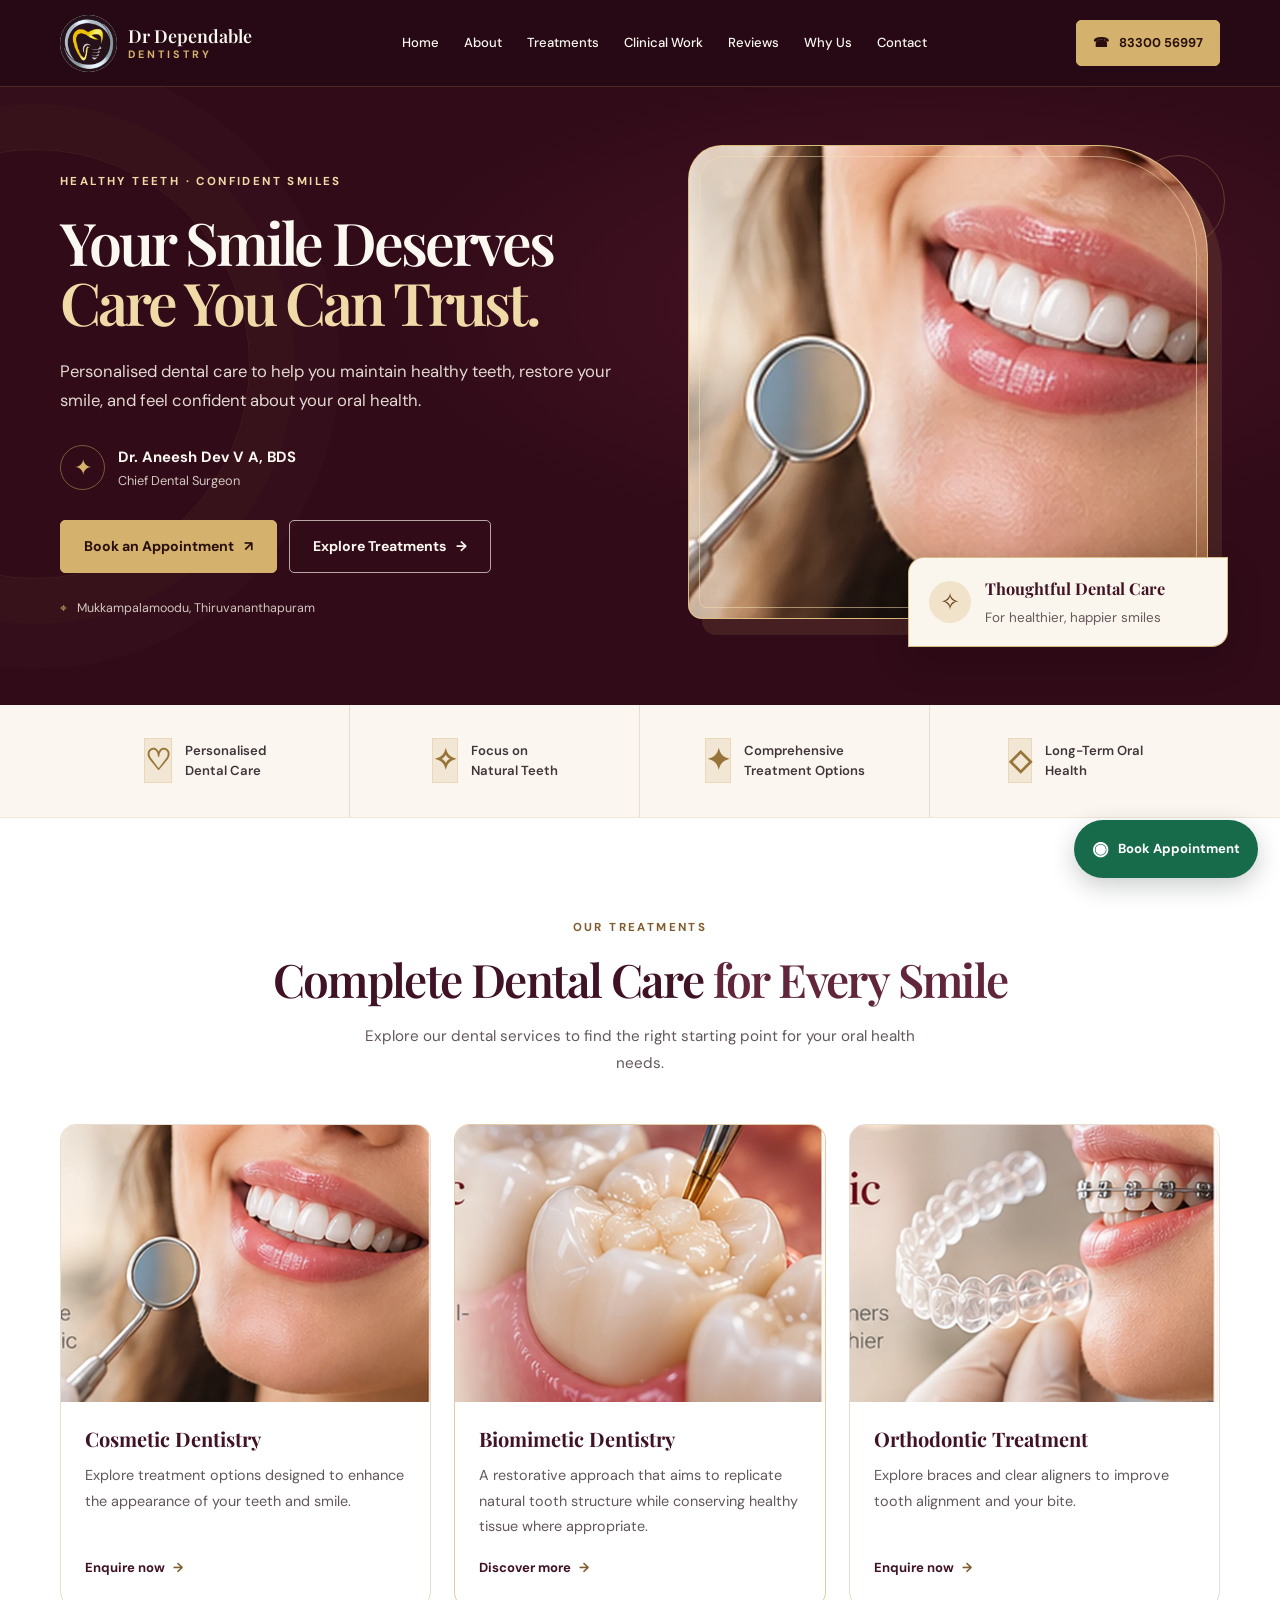
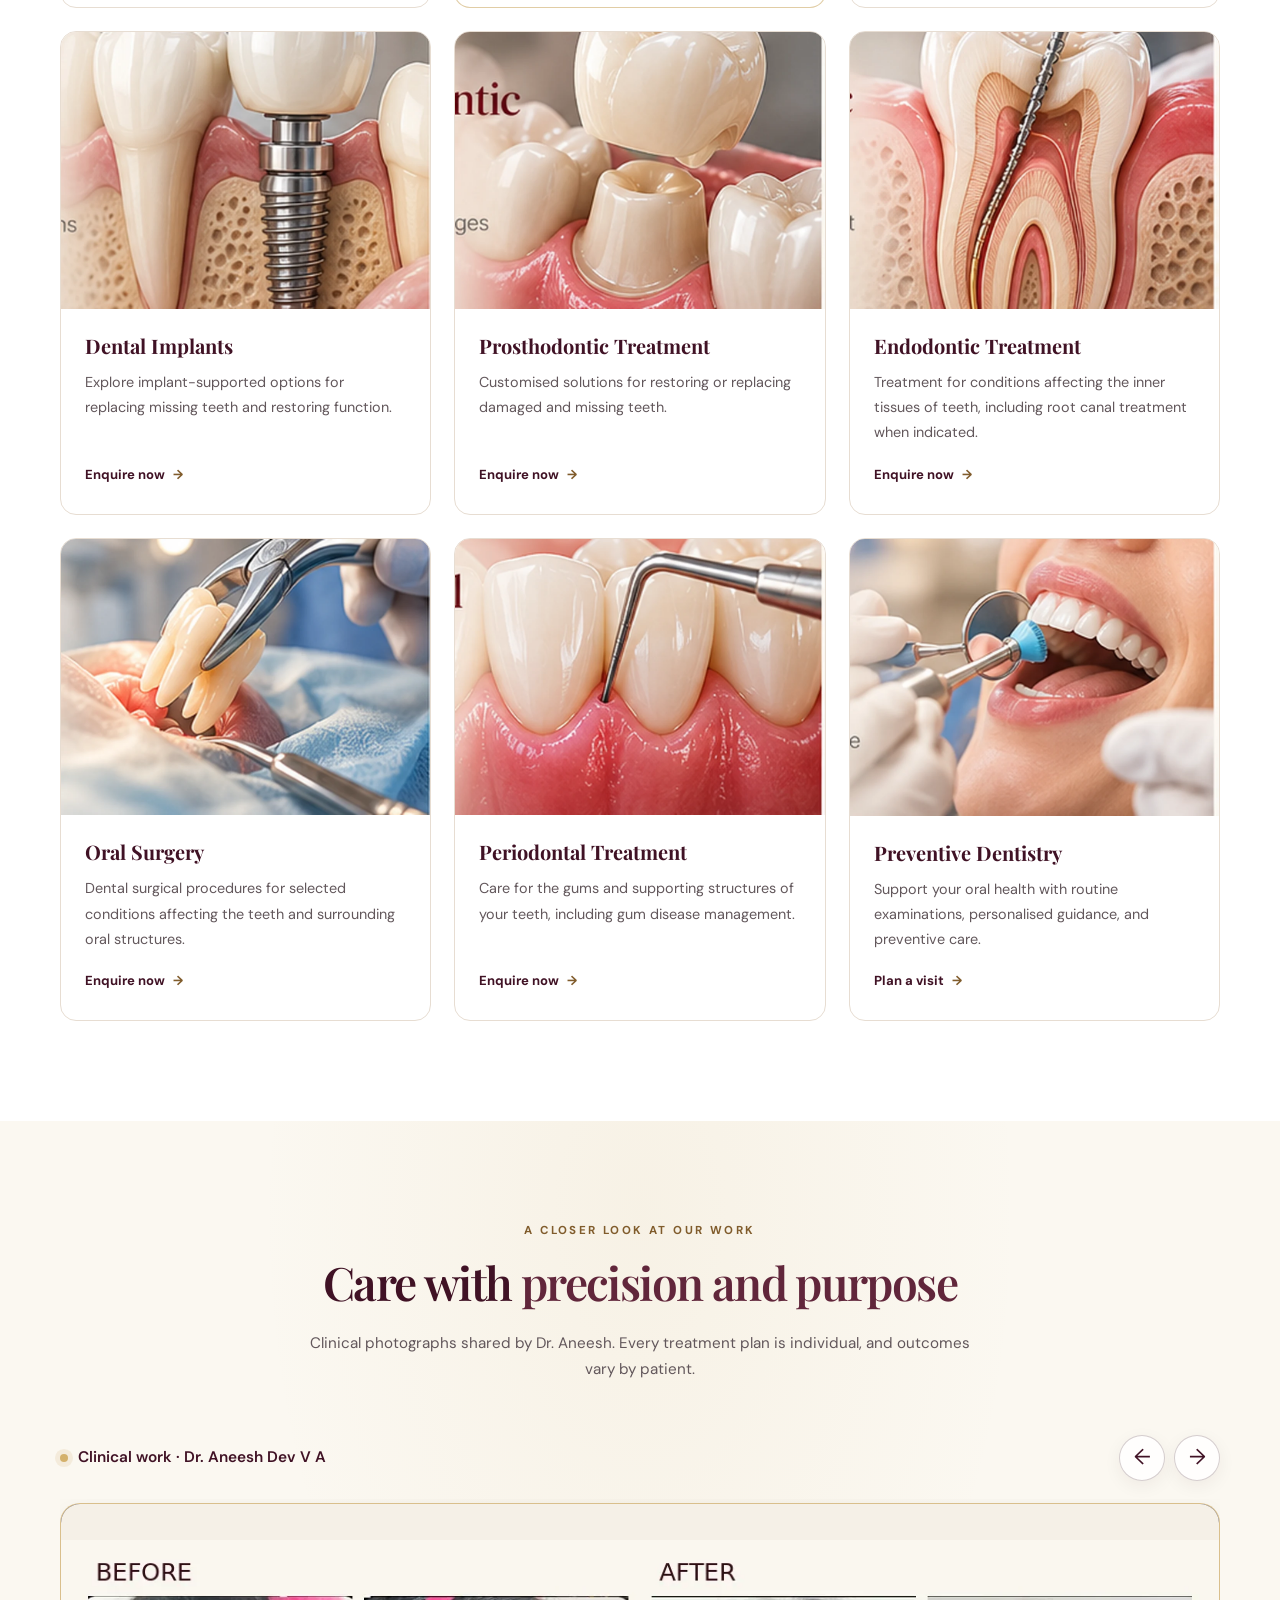
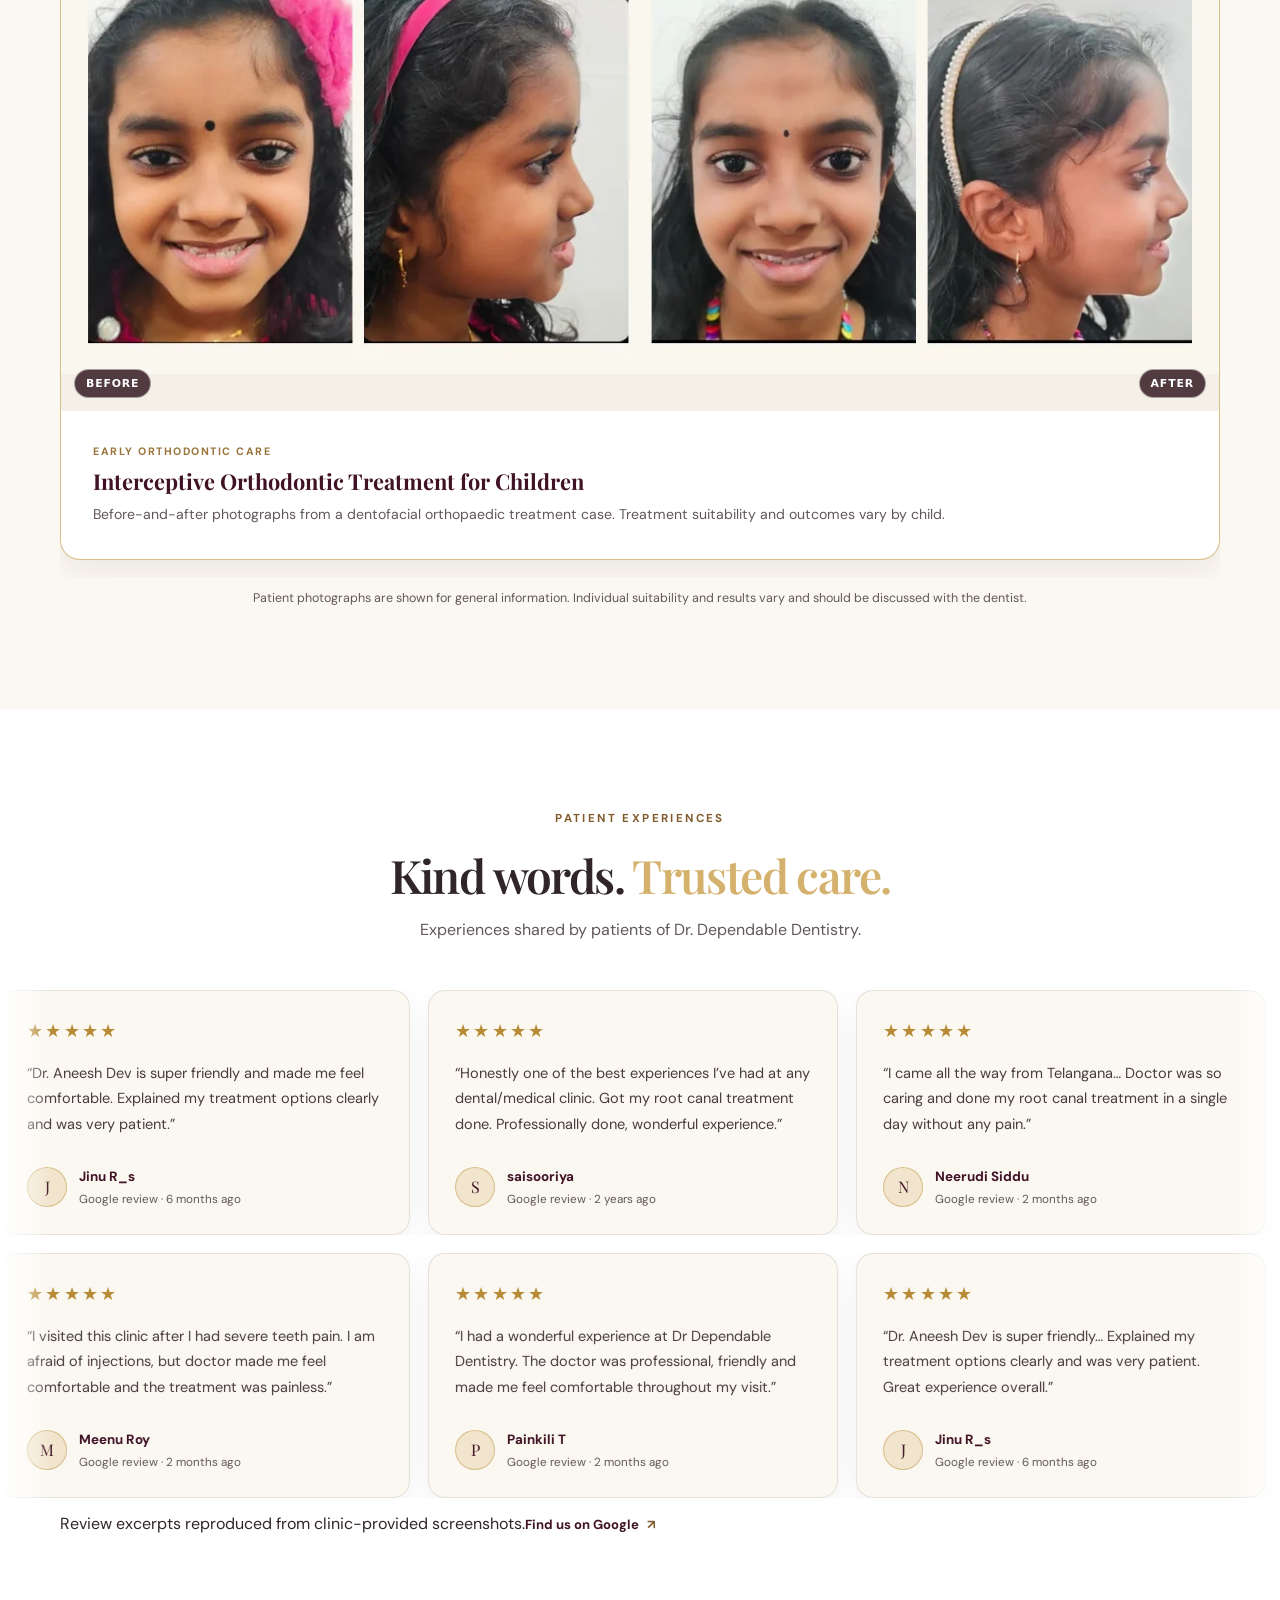
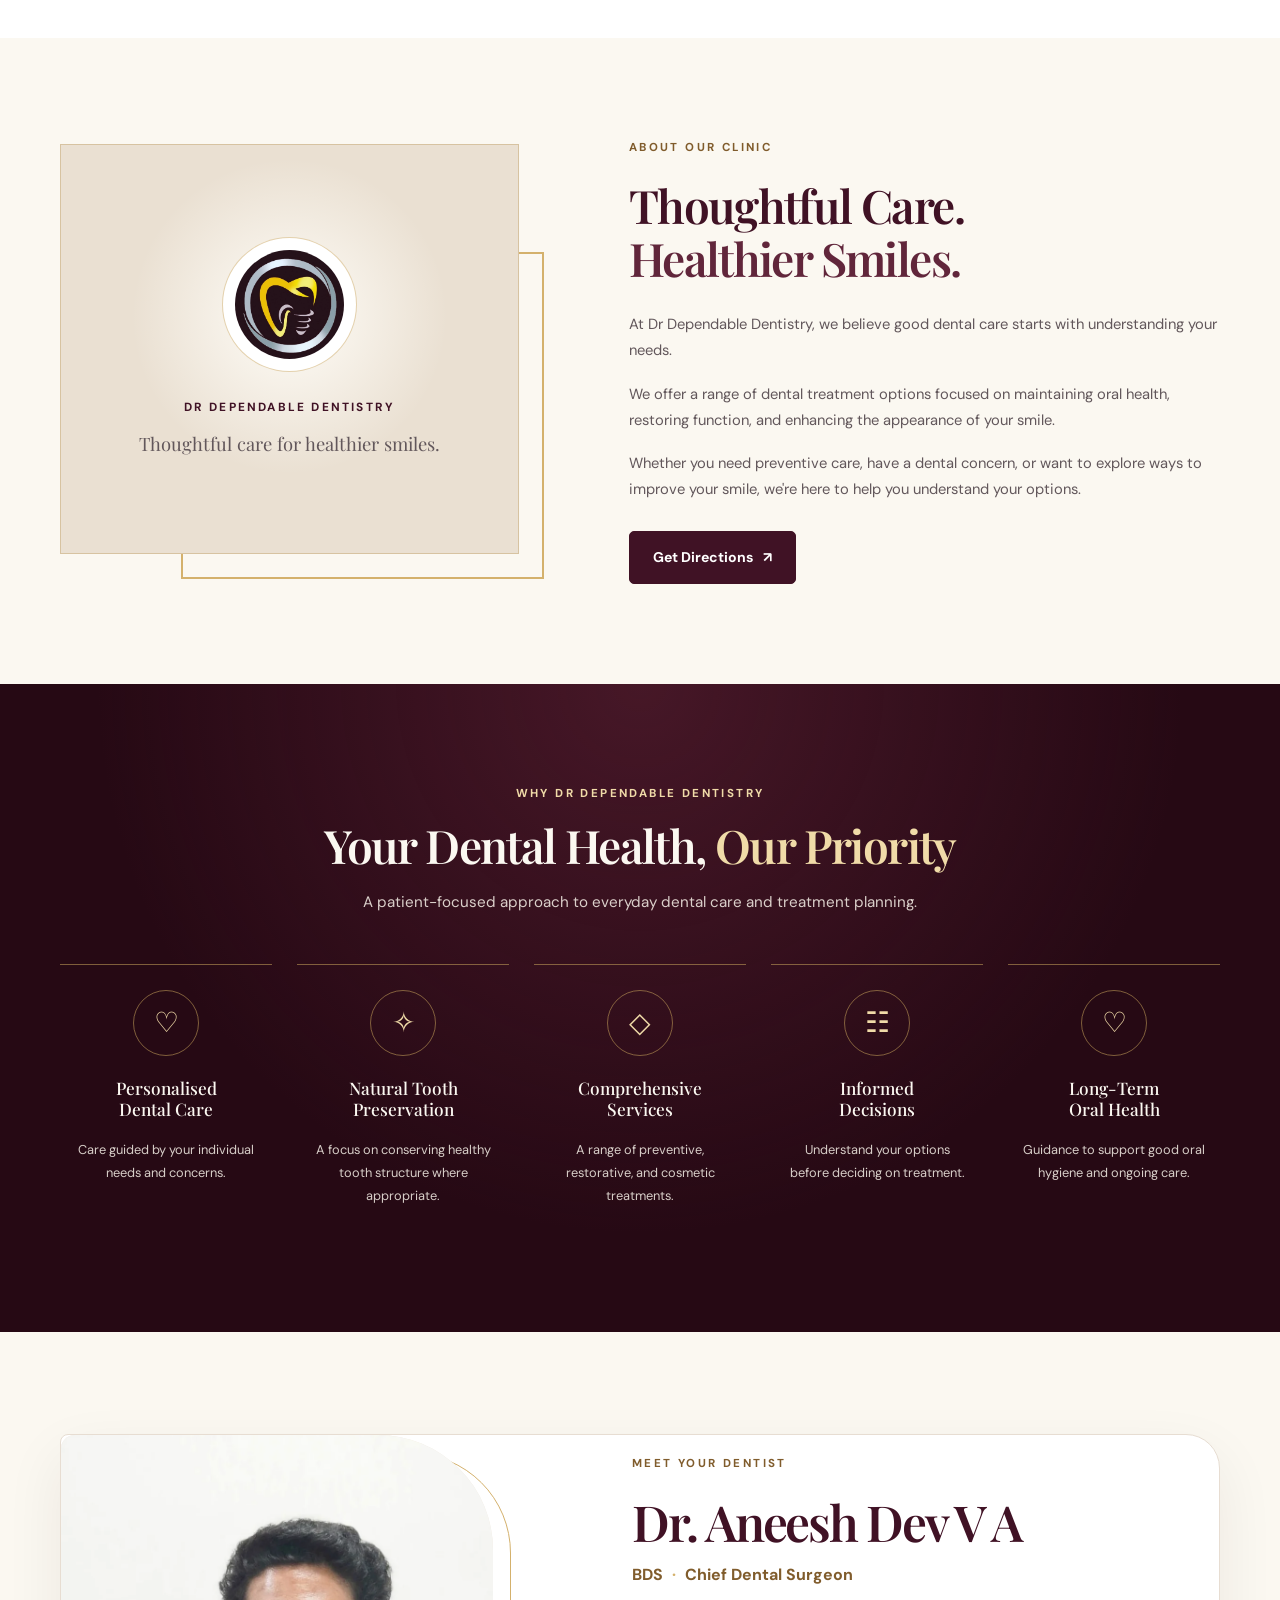
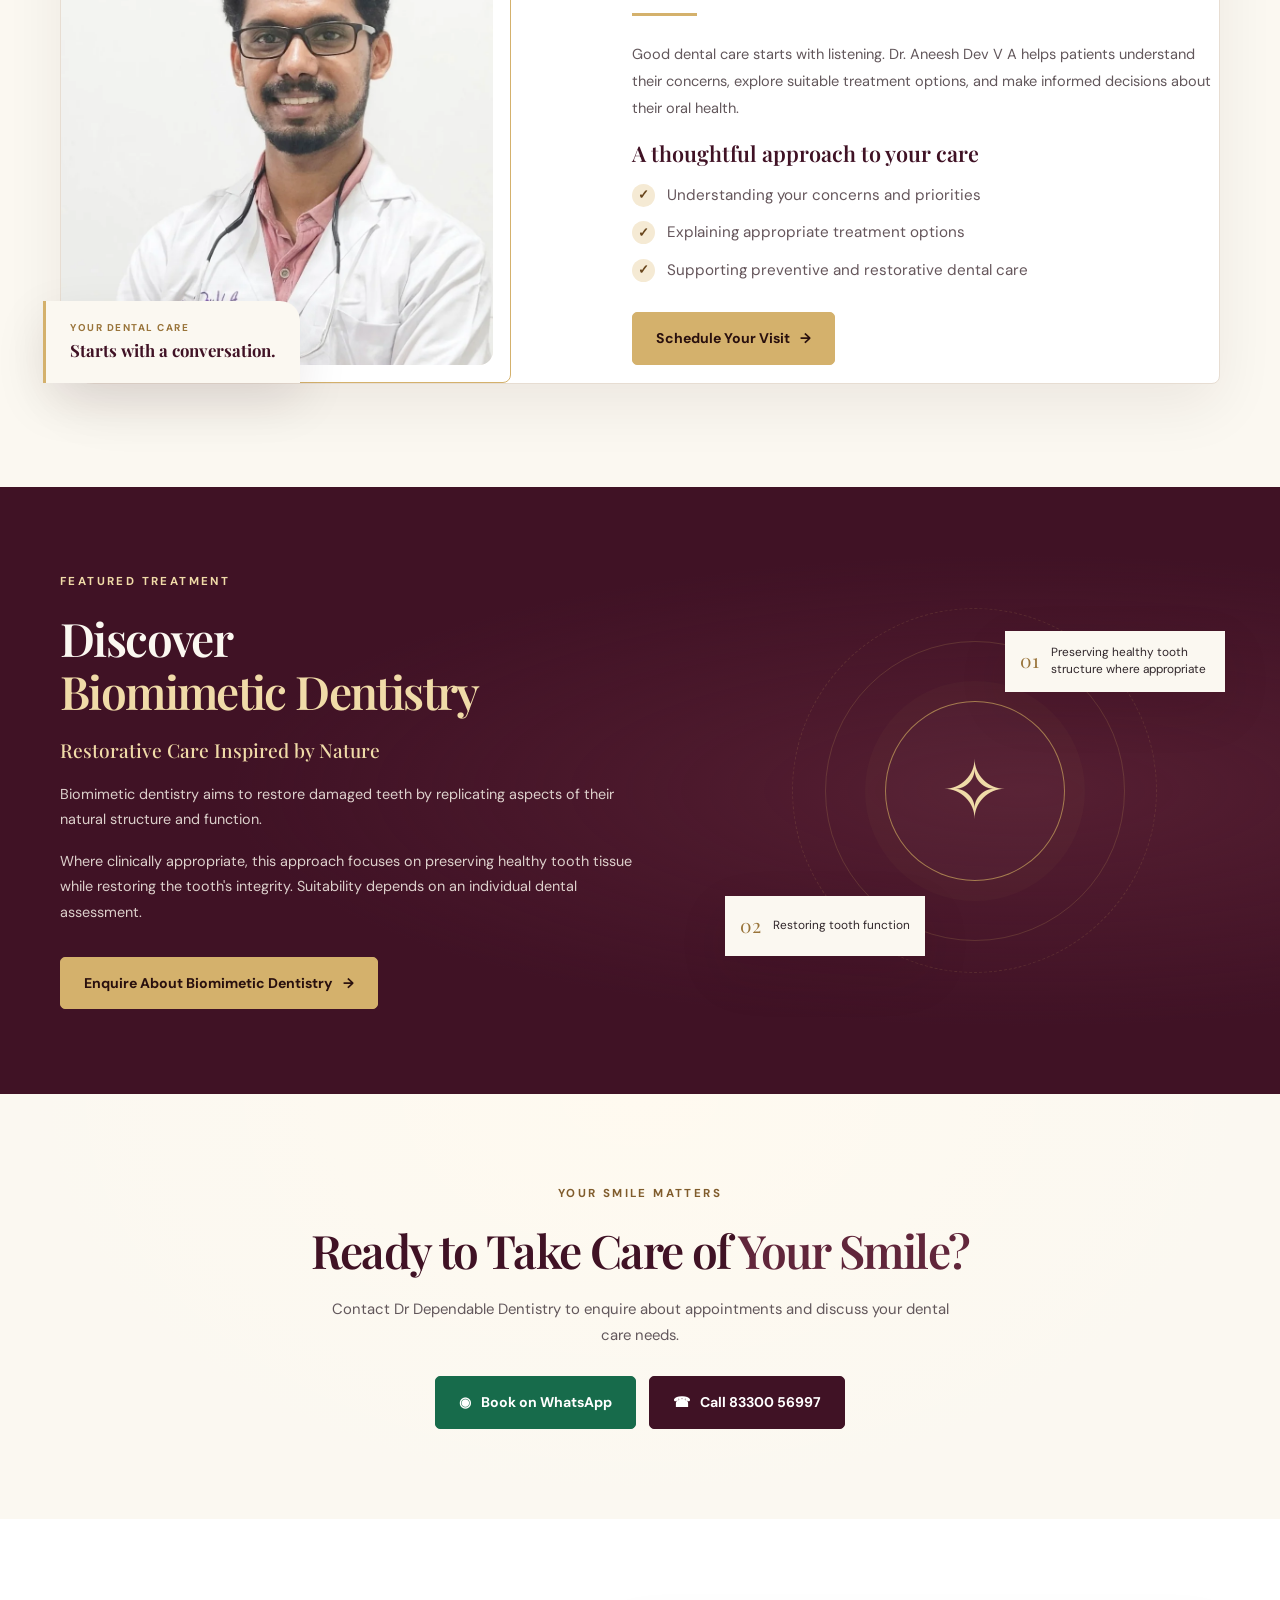
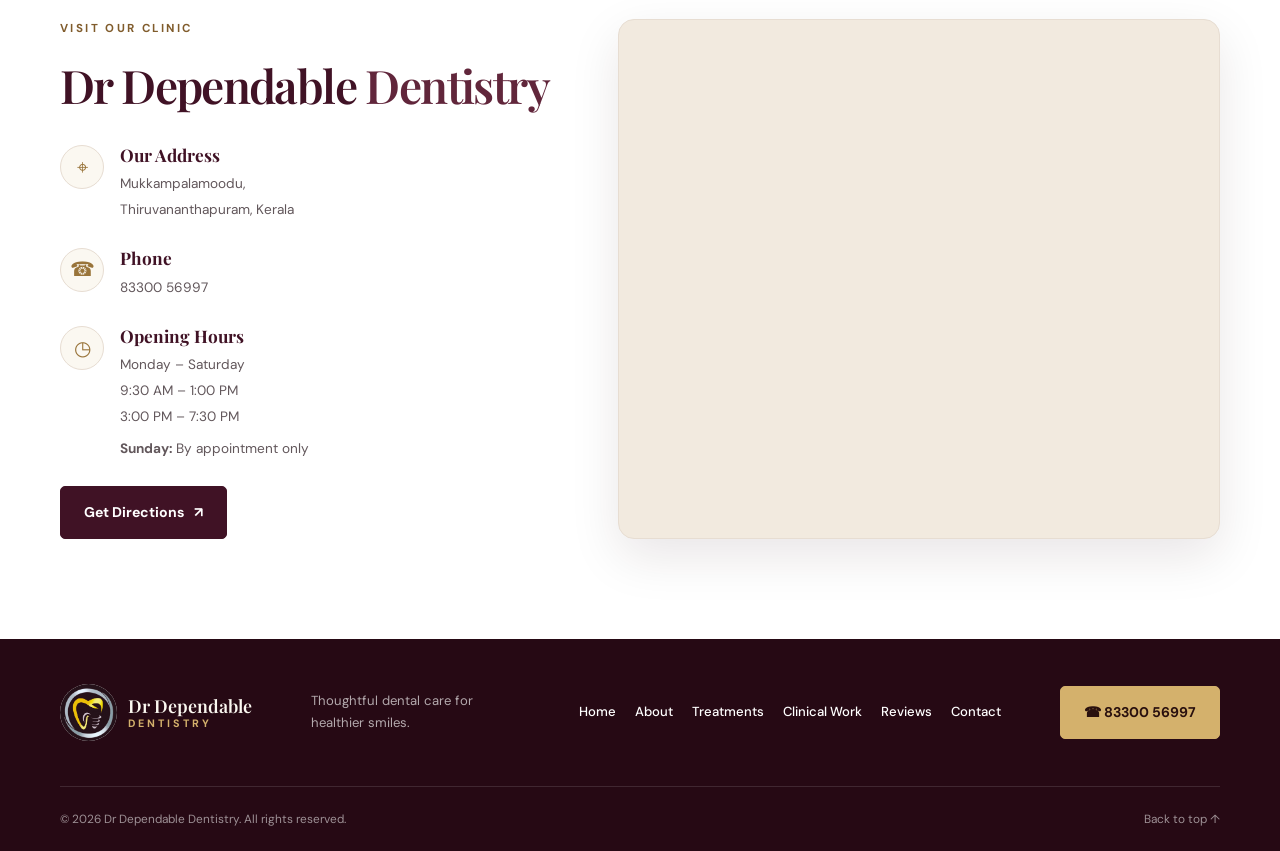
<file: index.html>
<!DOCTYPE html>
<html lang="en">
<head>
  <meta charset="UTF-8">
  <meta name="viewport" content="width=device-width, initial-scale=1.0">

  <title>Dr Dependable Dentistry | Dentist in Thiruvananthapuram</title>
  <meta name="description" content="Visit Dr Dependable Dentistry in Mukkampalamoodu, Thiruvananthapuram, led by Dr. Aneesh Dev V A, BDS. Explore cosmetic, biomimetic, orthodontic, implant and preventive dental care.">
  <meta name="theme-color" content="#310b18">
  <link rel="canonical" href="https://drdependabledentistry.in/">
  <meta name="robots" content="index, follow, max-image-preview:large">

  <meta property="og:type" content="website">
  <meta property="og:site_name" content="Dr Dependable Dentistry">
  <meta property="og:title" content="Dr Dependable Dentistry | Dentist in Thiruvananthapuram">
  <meta property="og:description" content="Personalised dental care in Mukkampalamoodu, Thiruvananthapuram. Explore cosmetic, biomimetic, orthodontic, implant and preventive dental care.">
  <meta property="og:url" content="https://drdependabledentistry.in/">
  <meta property="og:image" content="https://drdependabledentistry.in/assets/images/treatments/cosmetic.webp">
  <meta name="twitter:card" content="summary_large_image">
  <meta name="twitter:title" content="Dr Dependable Dentistry | Dentist in Thiruvananthapuram">
  <meta name="twitter:description" content="Personalised dental care in Mukkampalamoodu, Thiruvananthapuram.">
  <meta name="twitter:image" content="https://drdependabledentistry.in/assets/images/treatments/cosmetic.webp">

  <script type="application/ld+json">
  {
    "@context": "https://schema.org",
    "@type": "Dentist",
    "name": "Dr Dependable Dentistry",
    "url": "https://drdependabledentistry.in/",
    "telephone": "+918330056997",
    "image": "https://drdependabledentistry.in/assets/images/treatments/cosmetic.webp",
    "geo": {
      "@type": "GeoCoordinates",
      "latitude": 8.441684391598049,
      "longitude": 77.04287007477346
    },
    "address": {
      "@type": "PostalAddress",
      "addressLocality": "Mukkampalamoodu",
      "addressRegion": "Kerala",
      "addressCountry": "IN"
    },
    "openingHoursSpecification": [
      {
        "@type": "OpeningHoursSpecification",
        "dayOfWeek": ["Monday", "Tuesday", "Wednesday", "Thursday", "Friday", "Saturday"],
        "opens": "09:30",
        "closes": "13:00"
      },
      {
        "@type": "OpeningHoursSpecification",
        "dayOfWeek": ["Monday", "Tuesday", "Wednesday", "Thursday", "Friday", "Saturday"],
        "opens": "15:00",
        "closes": "19:30"
      }
    ],
    "hasMap": "https://www.google.com/maps/search/?api=1&query=8.441684391598049,77.04287007477346"
  }
  </script>

  <link rel="preconnect" href="https://fonts.googleapis.com">
  <link rel="preconnect" href="https://fonts.gstatic.com" crossorigin>
  <link href="https://fonts.googleapis.com/css2?family=DM+Sans:wght@400;500;600;700&family=Playfair+Display:wght@500;600;700&display=swap" rel="stylesheet">

  <link rel="stylesheet" href="style.css">
  <link rel="stylesheet" href="carousel.css">

 <link rel="icon" type="image/webp" href="assets/images/clinic-logo-correct.webp">
</head>

<body>

  <!-- Lightweight branded intro; content remains available if JavaScript is disabled. -->
  <div class="brand-preloader" id="brand-preloader" role="status" aria-live="polite" aria-label="Loading Dr Dependable Dentistry" data-preloader>
    <div class="brand-preloader__inner">
      <img class="brand-preloader__logo" src="assets/images/clinic-logo-correct.webp" alt="" width="112" height="112" fetchpriority="high">
      <div class="brand-preloader__name">
        <span class="brand-preloader__title">Dr Dependable Dentistry</span>
        <span class="brand-preloader__rule" aria-hidden="true"></span>
        <span class="brand-preloader__caption">Care you can trust</span>
      </div>
      <span class="brand-preloader__progress" aria-hidden="true"><span></span></span>
    </div>
  </div>


  <!-- HEADER -->
  <header class="site-header" id="top">
    <div class="container nav-wrapper">

      <a class="brand" href="#top" aria-label="Dr Dependable Dentistry home">
        <img
          src="assets/images/clinic-logo-correct.webp"
          alt="Dr Dependable Dentistry logo"
          class="brand-logo"
        >
        <span class="brand-name">
          <strong>Dr Dependable</strong>
          <span>DENTISTRY</span>
        </span>
      </a>

      <button
        class="menu-toggle"
        id="menu-toggle"
        aria-label="Open navigation menu"
        aria-expanded="false"
        aria-controls="main-nav"
      >
        <span></span>
        <span></span>
        <span></span>
      </button>

      <nav class="main-nav" id="main-nav">
        <a href="#top">Home</a>
        <a href="#about">About</a>
        <a href="#treatments">Treatments</a>
        <a href="#clinical-work">Clinical Work</a>
        <a href="#patient-reviews">Reviews</a>
        <a href="#why-us">Why Us</a>
        <a href="#contact">Contact</a>
      </nav>

      <a class="button button-gold header-call" href="tel:+918330056997">
        <span aria-hidden="true">☎</span>
        83300 56997
      </a>

    </div>
  </header>


  <main>

    <!-- HERO -->
    <section class="hero">
      <div class="hero-glow"></div>

      <div class="container hero-grid">

        <div class="hero-content">
          <p class="eyebrow">HEALTHY TEETH · CONFIDENT SMILES</p>

          <h1>
            Your Smile Deserves
            <span>Care You Can Trust.</span>
          </h1>

          <p class="hero-description">
            Personalised dental care to help you maintain healthy teeth,
            restore your smile, and feel confident about your oral health.
          </p>

          <div class="doctor-credential">
            <span class="credential-icon" aria-hidden="true">✦</span>
            <div>
              <strong class="doctor-name-nowrap">Dr. Aneesh Dev V A, BDS</strong>
              <span>Chief Dental Surgeon</span>
            </div>
          </div>

          <div class="hero-actions">
            <a
              class="button button-gold"
              href="https://wa.me/918330056997?text=Hello%2C%20I%20would%20like%20to%20enquire%20about%20an%20appointment%20at%20Dr%20Dependable%20Dentistry."
              target="_blank"
              rel="noopener noreferrer"
            >
              Book an Appointment <span aria-hidden="true">↗</span>
            </a>

            <a class="button button-outline" href="#treatments">
              Explore Treatments <span aria-hidden="true">→</span>
            </a>
          </div>

          <p class="hero-location">
            <span aria-hidden="true">⌖</span>
            Mukkampalamoodu, Thiruvananthapuram
          </p>
        </div>

        <div class="hero-visual">
          <div class="hero-image-frame">
            <img
              src="assets/images/treatments/cosmetic.webp"
              alt="Smiling patient receiving gentle dental care"
              class="hero-clinic-image"
              width="1672"
              height="941"
              fetchpriority="high"
            >
          </div>

          <div class="hero-image-caption">
            <span class="caption-mark">✧</span>
            <div>
              <strong>Thoughtful Dental Care</strong>
              <span>For healthier, happier smiles</span>
            </div>
          </div>

          <div class="hero-decor hero-decor-one"></div>
          <div class="hero-decor hero-decor-two"></div>
        </div>

      </div>
    </section>


    <!-- VALUE STRIP -->
    <section class="value-strip" aria-label="Our approach">
      <div class="container value-grid">

        <div class="value-item">
          <span class="value-icon" aria-hidden="true">♡</span>
          <span>Personalised<br>Dental Care</span>
        </div>

        <div class="value-item">
          <span class="value-icon" aria-hidden="true">✧</span>
          <span>Focus on<br>Natural Teeth</span>
        </div>

        <div class="value-item">
          <span class="value-icon" aria-hidden="true">✦</span>
          <span>Comprehensive<br>Treatment Options</span>
        </div>

        <div class="value-item">
          <span class="value-icon" aria-hidden="true">◇</span>
          <span>Long-Term Oral<br>Health</span>
        </div>

      </div>
    </section>


    <!-- TREATMENTS -->
    <section class="section treatments-section" id="treatments">
      <div class="container">

        <div class="section-heading">
          <p class="eyebrow eyebrow-dark">OUR TREATMENTS</p>
          <h2>Complete Dental Care <span>for Every Smile</span></h2>
          <p>
            Explore our dental services to find the right starting point
            for your oral health needs.
          </p>
        </div>

        <div class="treatment-grid">

          <article class="treatment-card">
            <div class="treatment-art art-smile"><img src="assets/images/treatments/cosmetic.webp" alt="" loading="lazy" width="960" height="720"></div>
            <div class="treatment-card-content">
              <span class="card-number">01 / COSMETIC</span>
              <h3>Cosmetic Dentistry</h3>
              <p>
                Explore treatment options designed to enhance the appearance
                of your teeth and smile.
              </p>
              <a href="#contact" class="text-link">Enquire now <span>→</span></a>
            </div>
          </article>

          <article class="treatment-card featured-card">
            <div class="treatment-art art-biomimetic"><img src="assets/images/treatments/biomimetic.webp" alt="" loading="lazy" width="960" height="720"></div>
            <div class="treatment-card-content">
              <span class="card-number">02 / TOOTH PRESERVATION</span>
              <h3>Biomimetic Dentistry</h3>
              <p>
                A restorative approach that aims to replicate natural tooth
                structure while conserving healthy tissue where appropriate.
              </p>
              <a href="#biomimetic" class="text-link">Discover more <span>→</span></a>
            </div>
          </article>

          <article class="treatment-card">
            <div class="treatment-art art-orthodontics"><img src="assets/images/treatments/orthodontic.webp" alt="" loading="lazy" width="960" height="720"></div>
            <div class="treatment-card-content">
              <span class="card-number">03 / ALIGNMENT</span>
              <h3>Orthodontic Treatment</h3>
              <p>
                Explore braces and clear aligners to improve tooth alignment
                and your bite.
              </p>
              <a href="#contact" class="text-link">Enquire now <span>→</span></a>
            </div>
          </article>

          <article class="treatment-card">
            <div class="treatment-art art-implants"><img src="assets/images/treatments/implants.webp" alt="" loading="lazy" width="960" height="720"></div>
            <div class="treatment-card-content">
              <span class="card-number">04 / TOOTH REPLACEMENT</span>
              <h3>Dental Implants</h3>
              <p>
                Explore implant-supported options for replacing missing teeth
                and restoring function.
              </p>
              <a href="#contact" class="text-link">Enquire now <span>→</span></a>
            </div>
          </article>

          <article class="treatment-card">
            <div class="treatment-art art-prosthodontics"><img src="assets/images/treatments/prosthodontic.webp" alt="" loading="lazy" width="960" height="720"></div>
            <div class="treatment-card-content">
              <span class="card-number">05 / RESTORATION</span>
              <h3>Prosthodontic Treatment</h3>
              <p>
                Customised solutions for restoring or replacing damaged
                and missing teeth.
              </p>
              <a href="#contact" class="text-link">Enquire now <span>→</span></a>
            </div>
          </article>

          <article class="treatment-card">
            <div class="treatment-art art-endodontics"><img src="assets/images/treatments/endodontic.webp" alt="" loading="lazy" width="960" height="720"></div>
            <div class="treatment-card-content">
              <span class="card-number">06 / ROOT CANAL CARE</span>
              <h3>Endodontic Treatment</h3>
              <p>
                Treatment for conditions affecting the inner tissues
                of teeth, including root canal treatment when indicated.
              </p>
              <a href="#contact" class="text-link">Enquire now <span>→</span></a>
            </div>
          </article>

          <article class="treatment-card">
            <div class="treatment-art art-surgery"><img src="assets/images/treatments/oral-surgery.webp" alt="" loading="lazy" width="960" height="720"></div>
            <div class="treatment-card-content">
              <span class="card-number">07 / ORAL HEALTH</span>
              <h3>Oral Surgery</h3>
              <p>
                Dental surgical procedures for selected conditions affecting
                the teeth and surrounding oral structures.
              </p>
              <a href="#contact" class="text-link">Enquire now <span>→</span></a>
            </div>
          </article>

          <article class="treatment-card">
            <div class="treatment-art art-periodontal"><img src="assets/images/treatments/periodontal.webp" alt="" loading="lazy" width="960" height="720"></div>
            <div class="treatment-card-content">
              <span class="card-number">08 / GUM HEALTH</span>
              <h3>Periodontal Treatment</h3>
              <p>
                Care for the gums and supporting structures of your teeth,
                including gum disease management.
              </p>
              <a href="#contact" class="text-link">Enquire now <span>→</span></a>
            </div>
          </article>

          <article class="treatment-card preventive-card">
            <div class="treatment-art art-preventive"><img src="assets/images/treatments/preventive.webp" alt="" loading="lazy" width="960" height="720"></div>
            <div class="treatment-card-content">
              <span class="card-number">09 / PREVENTION</span>
              <h3>Preventive Dentistry</h3>
              <p>
                Support your oral health with routine examinations,
                personalised guidance, and preventive care.
              </p>
              <a href="#contact" class="text-link">Plan a visit <span>→</span></a>
            </div>
          </article>

        </div>
      </div>
    </section>




    <!-- CLINICAL GALLERY -->
    <section class="section clinical-gallery-section" id="clinical-work" aria-labelledby="clinical-gallery-title">
      <div class="container">
        <div class="section-heading clinical-gallery-heading" data-reveal>
          <p class="eyebrow eyebrow-dark">A CLOSER LOOK AT OUR WORK</p>
          <h2 id="clinical-gallery-title">Care with <span>precision and purpose</span></h2>
          <p>Clinical photographs shared by Dr. Aneesh. Every treatment plan is individual, and outcomes vary by patient.</p>
        </div>
        <div class="gallery-toolbar">
          <p class="gallery-note"><span class="gallery-note-mark"></span> Clinical work · Dr. Aneesh Dev V A</p>
          <div class="gallery-controls" aria-label="Clinical gallery controls">
            <button class="gallery-arrow" type="button" data-gallery-prev aria-label="Scroll clinical gallery left">←</button>
            <button class="gallery-arrow" type="button" data-gallery-next aria-label="Scroll clinical gallery right">→</button>
          </div>
        </div>
        <div class="clinical-gallery-track" data-gallery-track tabindex="0" aria-label="Clinical work gallery. Swipe horizontally to browse cases.">
          <article class="case-card case-card-interceptive" data-reveal>
            <div class="case-image-wrap case-pair-image case-interceptive-image">
              <img src="assets/images/cases/interceptive-orthodontics-before-after.webp" alt="Before and after frontal and profile photographs for an interceptive orthodontic case using a dentofacial orthopaedic appliance" loading="lazy" decoding="async" width="1200" height="450">
              <span class="case-state case-state-before">Before</span>
              <span class="case-state case-state-after">After</span>
            </div>
            <div class="case-card-copy">
              <p class="case-category">EARLY ORTHODONTIC CARE</p>
              <h3>Interceptive Orthodontic Treatment for Children</h3>
              <p>Before-and-after photographs from a dentofacial orthopaedic treatment case. Treatment suitability and outcomes vary by child.</p>
            </div>
          </article>
          <article class="case-card" data-reveal>
            <div class="case-image-wrap case-pair-image"><img src="assets/images/cases/smile-design.webp" alt="Smile designing case: original smile before treatment on the left and post-treatment smile on the right" loading="lazy" width="1800" height="420"><span class="case-state case-state-before">Before</span><span class="case-state case-state-after">After</span></div>
            <div class="case-card-copy"><p class="case-category">SMILE DESIGNING</p><h3>Smile Designing</h3><p>A smile-focused clinical case shared by the treating dentist.</p></div>
          </article>
          <article class="case-card" data-reveal>
            <div class="case-image-wrap case-pair-image"><img src="assets/images/cases/orthodontic-treatment.webp" alt="Orthodontic treatment case with pre-treatment and later smile photographs" loading="lazy" width="1252" height="390"><span class="case-state case-state-before">Before</span><span class="case-state case-state-after">After</span></div>
            <div class="case-card-copy"><p class="case-category">TOOTH ALIGNMENT</p><h3>Orthodontic Treatment</h3><p>Clinical photographs illustrating an orthodontic treatment case.</p></div>
          </article>
          <article class="case-card" data-reveal>
            <div class="case-image-wrap case-pair-image"><img src="assets/images/cases/prosthodontic-treatment.webp" alt="Prosthodontic case showing the patient's smile before and after rehabilitation" loading="lazy" width="1252" height="390"><span class="case-state case-state-before">Before</span><span class="case-state case-state-after">After</span></div>
            <div class="case-card-copy"><p class="case-category">PROSTHODONTICS</p><h3>Complete Smile Rehabilitation</h3><p>A prosthodontic case focused on restoring appearance and function.</p></div>
          </article>
          <article class="case-card" data-reveal>
            <div class="case-image-wrap case-pair-image"><img src="assets/images/cases/cosmetic-dentistry.webp" alt="Cosmetic dentistry case with before and after smile photographs" loading="lazy" width="1252" height="390"><span class="case-state case-state-before">Before</span><span class="case-state case-state-after">After</span></div>
            <div class="case-card-copy"><p class="case-category">COSMETIC DENTISTRY</p><h3>Cosmetic Dentistry</h3><p>A clinic-shared case showing a change in the appearance of the smile.</p></div>
          </article>
          <article class="case-card" data-reveal>
            <div class="case-image-wrap case-pair-image"><img src="assets/images/cases/cosmetic-smile-restoration.webp" alt="Cosmetic smile restoration case, before and after photographs" loading="lazy" width="1252" height="390"><span class="case-state case-state-before">Before</span><span class="case-state case-state-after">After</span></div>
            <div class="case-card-copy"><p class="case-category">COSMETIC DENTISTRY</p><h3>Smile Restoration</h3><p>Another smile-focused clinical case provided by the clinic.</p></div>
          </article>
        </div>
        <p class="gallery-disclaimer">Patient photographs are shown for general information. Individual suitability and results vary and should be discussed with the dentist.</p>
      </div>
    </section>

    <!-- PATIENT REVIEWS -->
    <section class="section reviews-section" id="patient-reviews" aria-labelledby="reviews-title">
      <div class="container reviews-intro" data-reveal>
        <p class="eyebrow eyebrow-dark">PATIENT EXPERIENCES</p>
        <h2 id="reviews-title">Kind words. <span>Trusted care.</span></h2>
        <p>Experiences shared by patients of Dr. Dependable Dentistry.</p>
      </div>
      <div class="reviews-marquee" aria-label="Patient reviews scrolling horizontally">
        <div class="reviews-lane reviews-lane-forward">
          <div class="reviews-track">
            <article class="review-card"><div class="review-stars" aria-label="5 out of 5 stars">★★★★★</div><blockquote>“Dr. Aneesh Dev is super friendly and made me feel comfortable. Explained my treatment options clearly and was very patient.”</blockquote><div class="review-attribution"><span class="review-avatar">J</span><span><strong>Jinu R_s</strong><small>Google review · 6 months ago</small></span></div></article>
            <article class="review-card"><div class="review-stars" aria-label="5 out of 5 stars">★★★★★</div><blockquote>“Honestly one of the best experiences I’ve had at any dental/medical clinic. Got my root canal treatment done. Professionally done, wonderful experience.”</blockquote><div class="review-attribution"><span class="review-avatar">S</span><span><strong>saisooriya</strong><small>Google review · 2 years ago</small></span></div></article>
            <article class="review-card"><div class="review-stars" aria-label="5 out of 5 stars">★★★★★</div><blockquote>“I came all the way from Telangana… Doctor was so caring and done my root canal treatment in a single day without any pain.”</blockquote><div class="review-attribution"><span class="review-avatar">N</span><span><strong>Neerudi Siddu</strong><small>Google review · 2 months ago</small></span></div></article>
            <article class="review-card"><div class="review-stars" aria-label="5 out of 5 stars">★★★★★</div><blockquote>“Doctor was professional, friendly and made me feel comfortable throughout my visit. The clinic is an excellent choice.”</blockquote><div class="review-attribution"><span class="review-avatar">P</span><span><strong>Painkili T</strong><small>Google review · 2 months ago</small></span></div></article>
          </div>
        </div>
        <div class="reviews-lane reviews-lane-reverse">
          <div class="reviews-track">
            <article class="review-card"><div class="review-stars" aria-label="5 out of 5 stars">★★★★★</div><blockquote>“I visited this clinic after I had severe teeth pain. I am afraid of injections, but doctor made me feel comfortable and the treatment was painless.”</blockquote><div class="review-attribution"><span class="review-avatar">M</span><span><strong>Meenu Roy</strong><small>Google review · 2 months ago</small></span></div></article>
            <article class="review-card"><div class="review-stars" aria-label="5 out of 5 stars">★★★★★</div><blockquote>“I had a wonderful experience at Dr Dependable Dentistry. The doctor was professional, friendly and made me feel comfortable throughout my visit.”</blockquote><div class="review-attribution"><span class="review-avatar">P</span><span><strong>Painkili T</strong><small>Google review · 2 months ago</small></span></div></article>
            <article class="review-card"><div class="review-stars" aria-label="5 out of 5 stars">★★★★★</div><blockquote>“Dr. Aneesh Dev is super friendly… Explained my treatment options clearly and was very patient. Great experience overall.”</blockquote><div class="review-attribution"><span class="review-avatar">J</span><span><strong>Jinu R_s</strong><small>Google review · 6 months ago</small></span></div></article>
            <article class="review-card"><div class="review-stars" aria-label="5 out of 5 stars">★★★★★</div><blockquote>“One of the best experiences I’ve had at any dental/medical clinic. Root canal treatment was professionally done.”</blockquote><div class="review-attribution"><span class="review-avatar">S</span><span><strong>saisooriya</strong><small>Google review · 2 years ago</small></span></div></article>
          </div>
        </div>
      </div>
      <div class="container reviews-footer"><span class="reviews-footnote">Review excerpts reproduced from clinic-provided screenshots.</span><a class="text-link" href="https://www.google.com/search?q=Dr+Dependable+Dentistry+Mukkampalamoodu+reviews" target="_blank" rel="noopener noreferrer">Find us on Google <span>↗</span></a></div>
    </section>


    <!-- ABOUT -->
    <section class="section about-section" id="about">
      <div class="container about-grid">

        <div class="about-visual">
          <div class="about-image-placeholder">
            <div class="about-emblem">
              <img
                src="assets/images/clinic-logo-correct.webp"
                alt=""
                loading="lazy"
              >
            </div>
            <span class="about-image-label">DR DEPENDABLE DENTISTRY</span>
            <p>Thoughtful care for healthier smiles.</p>
          </div>
          <div class="about-accent"></div>
        </div>

        <div class="about-content">
          <p class="eyebrow eyebrow-dark">ABOUT OUR CLINIC</p>
          <h2>Thoughtful Care.<br><span>Healthier Smiles.</span></h2>

          <p>
            At Dr Dependable Dentistry, we believe good dental care starts
            with understanding your needs.
          </p>

          <p>
            We offer a range of dental treatment options focused on
            maintaining oral health, restoring function, and enhancing
            the appearance of your smile.
          </p>

          <p>
            Whether you need preventive care, have a dental concern, or
            want to explore ways to improve your smile, we're here to
            help you understand your options.
          </p>

        
<a
  class="button button-maroon"
  href="https://maps.app.goo.gl/K5CqKgsaNUKuxcQd7?g_st=aw"
  target="_blank"
  rel="noopener noreferrer"
>
  Get Directions <span>↗</span>
</a>

        </div>

      </div>
    </section>


    <!-- WHY US -->
    <section class="section why-section" id="why-us">
      <div class="container">

        <div class="section-heading section-heading-light">
          <p class="eyebrow">WHY DR DEPENDABLE DENTISTRY</p>
          <h2>Your Dental Health, <span>Our Priority</span></h2>
          <p>
            A patient-focused approach to everyday dental care
            and treatment planning.
          </p>
        </div>

        <div class="benefits-grid">

          <article class="benefit">
            <span class="benefit-icon" aria-hidden="true">♡</span>
            <h3>Personalised<br>Dental Care</h3>
            <p>Care guided by your individual needs and concerns.</p>
          </article>

          <article class="benefit">
            <span class="benefit-icon" aria-hidden="true">✧</span>
            <h3>Natural Tooth<br>Preservation</h3>
            <p>A focus on conserving healthy tooth structure where appropriate.</p>
          </article>

          <article class="benefit">
            <span class="benefit-icon" aria-hidden="true">◇</span>
            <h3>Comprehensive<br>Services</h3>
            <p>A range of preventive, restorative, and cosmetic treatments.</p>
          </article>

          <article class="benefit">
            <span class="benefit-icon" aria-hidden="true">☷</span>
            <h3>Informed<br>Decisions</h3>
            <p>Understand your options before deciding on treatment.</p>
          </article>

          <article class="benefit">
            <span class="benefit-icon" aria-hidden="true">♡</span>
            <h3>Long-Term<br>Oral Health</h3>
            <p>Guidance to support good oral hygiene and ongoing care.</p>
          </article>

        </div>
      </div>
    </section>


    <!-- DOCTOR PROFILE -->
    <section class="section doctor-section" id="doctor">
      <div class="container doctor-grid">

        <div class="doctor-profile-image">
          <img
            src="assets/images/dr-aneesh-dev.webp"
            alt="Dr. Aneesh Dev V A, BDS"
            width="921"
            height="2048"
            loading="lazy"
          >
          <div class="doctor-photo-caption">
            <span>YOUR DENTAL CARE</span>
            <strong>Starts with a conversation.</strong>
          </div>
        </div>

        <div class="doctor-profile-content">
          <p class="eyebrow eyebrow-dark">MEET YOUR DENTIST</p>
          <h2>Dr. Aneesh Dev V A</h2>
          <p class="doctor-role">BDS <span class="role-separator">·</span> Chief Dental Surgeon</p>
          <div class="gold-divider"></div>

          <p class="doctor-intro">
            Good dental care starts with listening. Dr. Aneesh Dev V A helps
            patients understand their concerns, explore suitable treatment
            options, and make informed decisions about their oral health.
          </p>

          <h3 class="doctor-care-heading">A thoughtful approach to your care</h3>
          <ul class="doctor-care-list">
            <li><span aria-hidden="true">✓</span> Understanding your concerns and priorities</li>
            <li><span aria-hidden="true">✓</span> Explaining appropriate treatment options</li>
            <li><span aria-hidden="true">✓</span> Supporting preventive and restorative dental care</li>
          </ul>

          <a
            class="button button-gold doctor-appointment-button"
            href="https://wa.me/918330056997?text=Hello%2C%20I%20would%20like%20to%20book%20an%20appointment%20with%20Dr.%20Aneesh."
            target="_blank"
            rel="noopener noreferrer"
          >
            Schedule Your Visit <span>→</span>
          </a>
        </div>

      </div>
    </section>


    <!-- BIOMIMETIC FEATURE -->
    <section class="biomimetic-section" id="biomimetic">
      <div class="container biomimetic-grid">

        <div class="biomimetic-content">
          <p class="eyebrow">FEATURED TREATMENT</p>
          <h2>Discover <span>Biomimetic Dentistry</span></h2>
          <h3>Restorative Care Inspired by Nature</h3>

          <p>
            Biomimetic dentistry aims to restore damaged teeth by
            replicating aspects of their natural structure and function.
          </p>

          <p>
            Where clinically appropriate, this approach focuses on
            preserving healthy tooth tissue while restoring the tooth's
            integrity. Suitability depends on an individual dental
            assessment.
          </p>

          <a
            class="button button-gold"
            href="https://wa.me/918330056997?text=Hello%2C%20I%20would%20like%20to%20enquire%20about%20biomimetic%20dentistry."
            target="_blank"
            rel="noopener noreferrer"
          >
            Enquire About Biomimetic Dentistry <span>→</span>
          </a>
        </div>

        <div class="biomimetic-visual" aria-hidden="true">
          <div class="tooth-symbol">✧</div>
          <div class="tooth-orbit orbit-one"></div>
          <div class="tooth-orbit orbit-two"></div>
          <div class="biomimetic-note">
            <span>01</span>
            <p>Preserving healthy tooth structure where appropriate</p>
          </div>
          <div class="biomimetic-note">
            <span>02</span>
            <p>Restoring tooth function</p>
          </div>
        </div>

      </div>
    </section>


    <!-- CTA -->
    <section class="appointment-section">
      <div class="container appointment-content">
        <p class="eyebrow eyebrow-dark">YOUR SMILE MATTERS</p>
        <h2>Ready to Take Care of <span>Your Smile?</span></h2>
        <p>
          Contact Dr Dependable Dentistry to enquire about appointments
          and discuss your dental care needs.
        </p>

        <div class="appointment-actions">
          <a
            class="button button-whatsapp"
            href="https://wa.me/918330056997?text=Hello%2C%20I%20would%20like%20to%20enquire%20about%20an%20appointment%20at%20Dr%20Dependable%20Dentistry."
            target="_blank"
            rel="noopener noreferrer"
          >
            <span aria-hidden="true">◉</span> Book on WhatsApp
          </a>

          <a class="button button-maroon" href="tel:+918330056997">
            <span aria-hidden="true">☎</span> Call 83300 56997
          </a>
        </div>
      </div>
    </section>


    <!-- CONTACT -->
    <section class="section contact-section" id="contact">
      <div class="container contact-grid">

        <div class="contact-content">
          <p class="eyebrow eyebrow-dark">VISIT OUR CLINIC</p>
          <h2>Dr Dependable <span>Dentistry</span></h2>

          <div class="contact-item">
            <span class="contact-icon" aria-hidden="true">⌖</span>
            <div>
              <h3>Our Address</h3>
              <p>
                Mukkampalamoodu,<br>
                Thiruvananthapuram, Kerala
              </p>
            </div>
          </div>

          <div class="contact-item">
            <span class="contact-icon" aria-hidden="true">☎</span>
            <div>
              <h3>Phone</h3>
              <a href="tel:+918330056997">83300 56997</a>
            </div>
          </div>

          <div class="contact-item">
            <span class="contact-icon" aria-hidden="true">◷</span>
            <div>
              <h3>Opening Hours</h3>
              <p>
                Monday – Saturday<br>
                9:30 AM – 1:00 PM<br>
                3:00 PM – 7:30 PM
              </p>
              <p><strong>Sunday:</strong> By appointment only</p>
            </div>
          </div>

       <a
  class="button button-maroon"
  href="https://maps.app.goo.gl/K5CqKgsaNUKuxcQd7?g_st=aw"
  target="_blank"
  rel="noopener noreferrer"
>
  Get Directions <span>↗</span>
</a>
        </div>

        <div class="map-container">
          <iframe
            title="Find Dr Dependable Dentistry in Mukkampalamoodu"
            src="https://www.google.com/maps/embed?pb=!1m18!1m12!1m3!1d3946.591796357855!2d77.04287007477346!3d8.441684391598049!2m3!1f0!2f0!3f0!3m2!1i1024!2i768!4f13.1!3m3!1m2!1s0x3b05afe279ea4247%3A0x64aa53944d86a52!2sDr%20Dependable%20Dentistry!5e0!3m2!1sen!2sin!4v1792255113163!5m2!1sen!2sin"
            width="100%"
            height="100%"
            style="border:0"
            loading="lazy"
            referrerpolicy="no-referrer-when-downgrade"
            allowfullscreen
          ></iframe>
        </div>

      </div>
    </section>

  </main>


  <!-- FOOTER -->
  <footer class="site-footer">
    <div class="container footer-main">

      <a class="brand footer-brand" href="#top">
        <img
          src="assets/images/clinic-logo-correct.webp"
          alt=""
          class="brand-logo"
          loading="lazy"
        >
        <span class="brand-name">
          <strong>Dr Dependable</strong>
          <span>DENTISTRY</span>
        </span>
      </a>

      <p class="footer-tagline">
        Thoughtful dental care for healthier smiles.
      </p>

      <nav class="footer-nav" aria-label="Footer navigation">
        <a href="#top">Home</a>
        <a href="#about">About</a>
        <a href="#treatments">Treatments</a>
        <a href="#clinical-work">Clinical Work</a>
        <a href="#patient-reviews">Reviews</a>
        <a href="#contact">Contact</a>
      </nav>

      <a class="button button-gold" href="tel:+918330056997">
        ☎ 83300 56997
      </a>

    </div>

    <div class="container footer-bottom">
      <p>© <span id="current-year">2026</span> Dr Dependable Dentistry. All rights reserved.</p>
      <a href="#top">Back to top ↑</a>
    </div>
  </footer>


  <!-- MOBILE WHATSAPP BUTTON -->
  <a
    class="floating-whatsapp"
    href="https://wa.me/918330056997?text=Hello%2C%20I%20would%20like%20to%20enquire%20about%20an%20appointment."
    target="_blank"
    rel="noopener noreferrer"
    aria-label="Contact Dr Dependable Dentistry on WhatsApp"
  >
    <span aria-hidden="true">◉</span>
    <span class="floating-whatsapp-text">Book Appointment</span>
  </a>



  <script>
    (() => {
      const loader = document.getElementById('brand-preloader');
      if (!loader) return;
      const finish = () => {
        if (loader.classList.contains('is-finished')) return;
        loader.classList.add('is-finished');
        document.body.classList.add('page-ready');
        window.setTimeout(() => loader.remove(), 520);
      };
      const start = performance.now ? performance.now() : Date.now();
      const reveal = () => {
        const elapsed = (performance.now ? performance.now() : Date.now()) - start;
        window.setTimeout(finish, Math.max(420 - elapsed, 0));
      };
      if (document.readyState === 'loading') {
        document.addEventListener('DOMContentLoaded', reveal, { once: true });
      } else { reveal(); }
      window.setTimeout(finish, 2200);
      if (window.matchMedia && window.matchMedia('(prefers-reduced-motion: reduce)').matches) finish();
    })();
  </script>
  <script src="script.js" defer></script>
  <script src="carousel.js" defer></script>
</body>
</html>
</file>
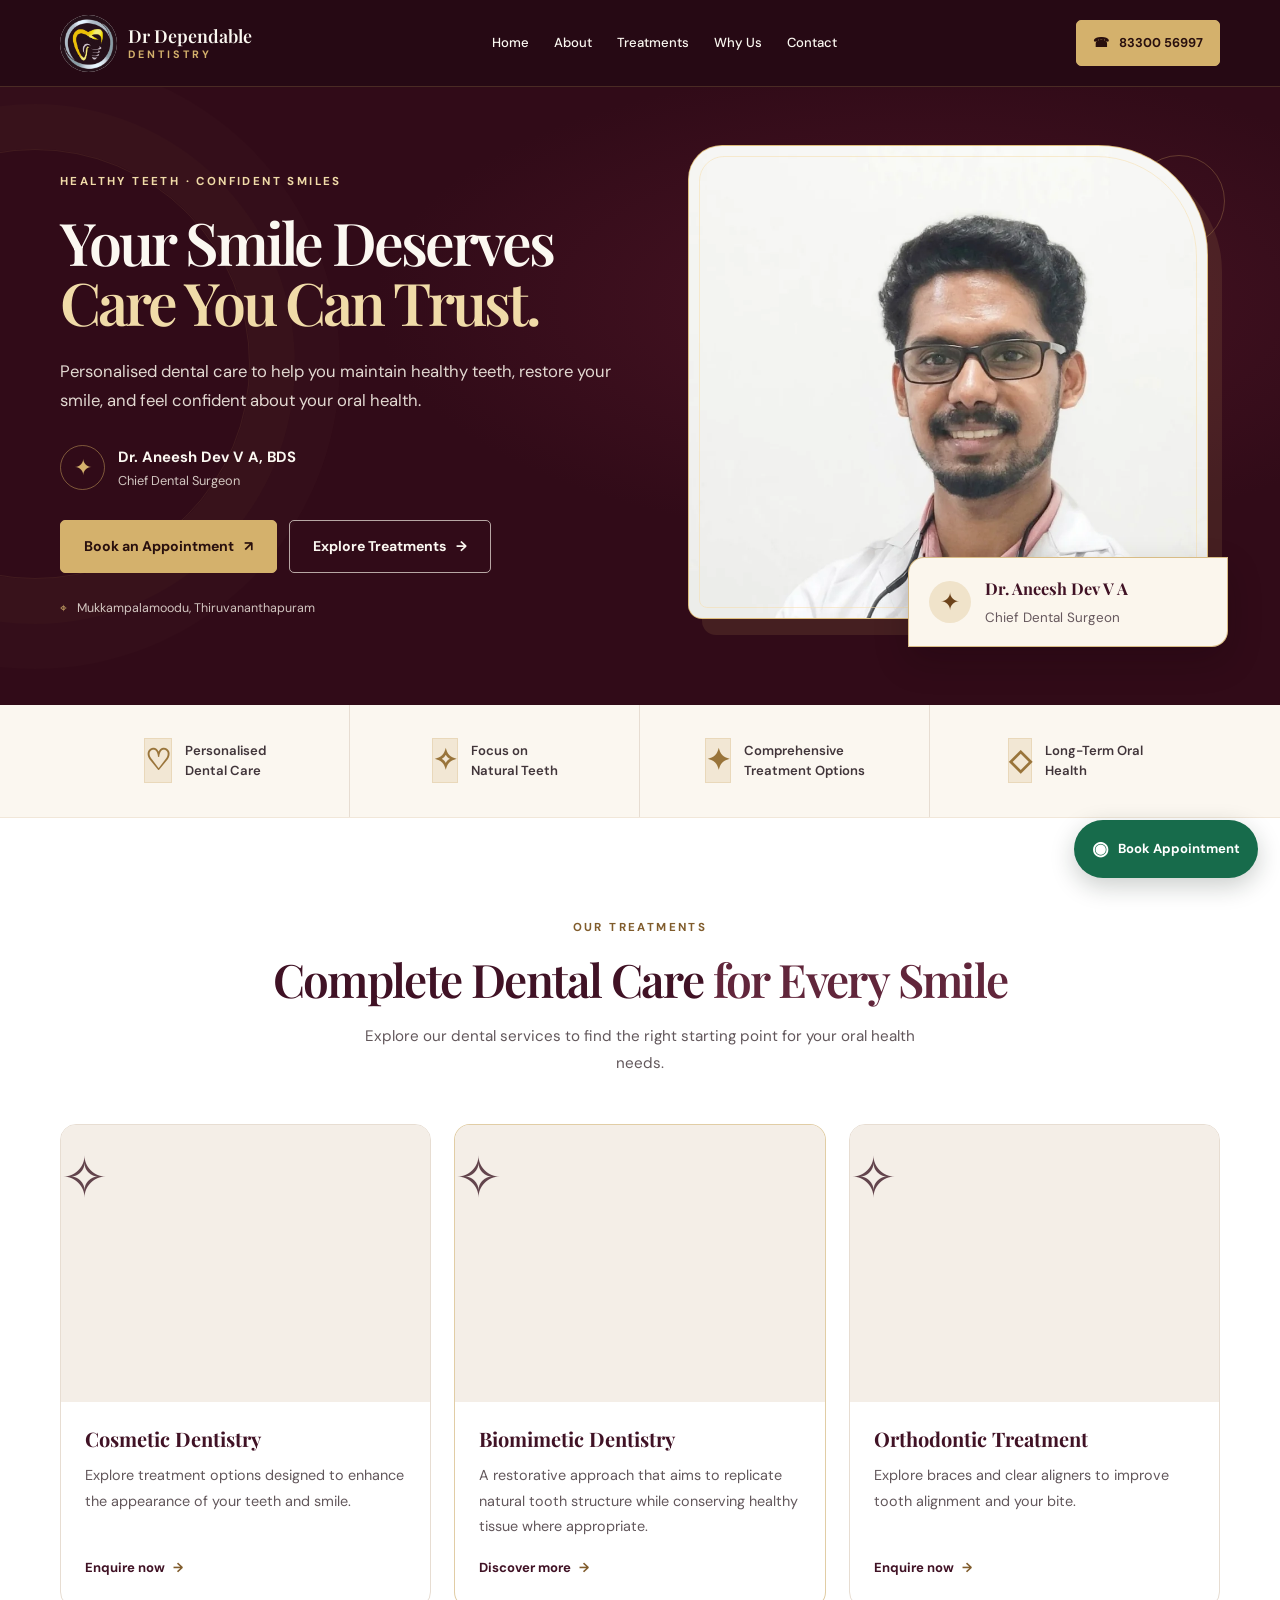
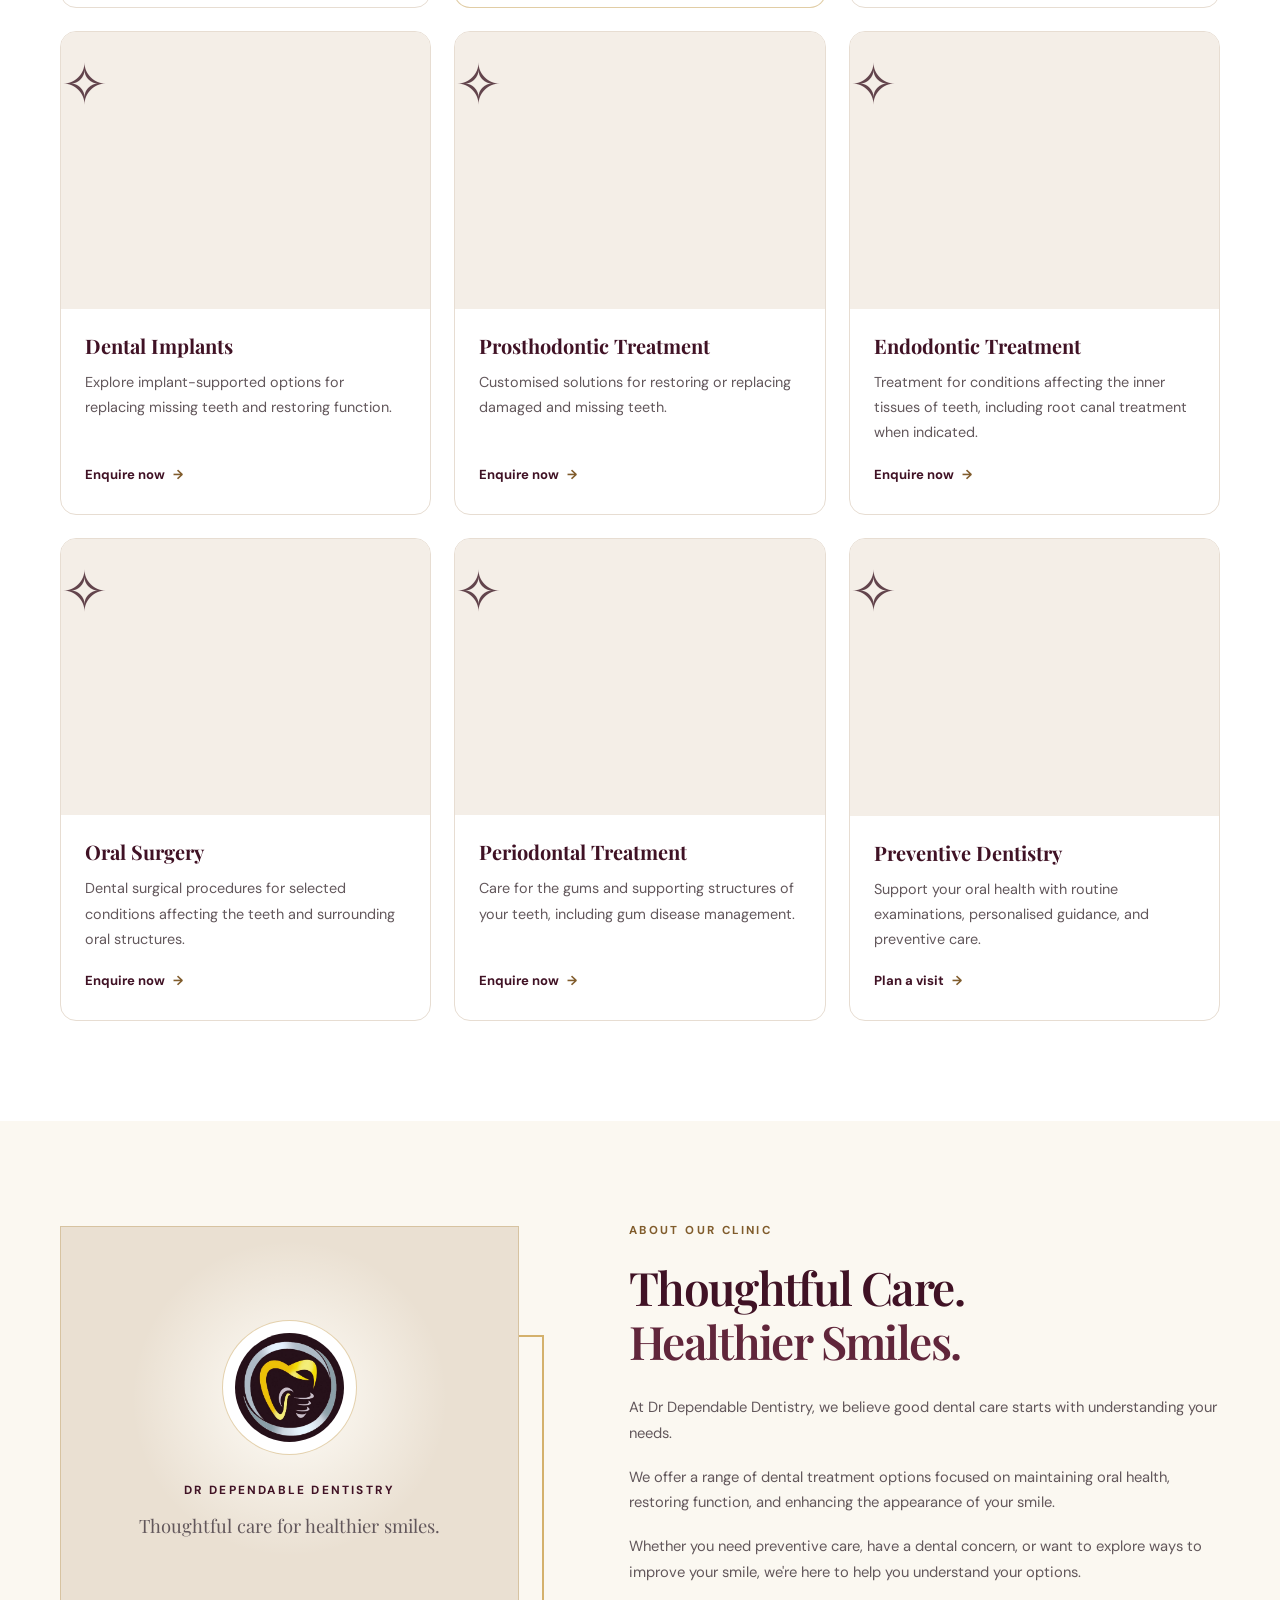
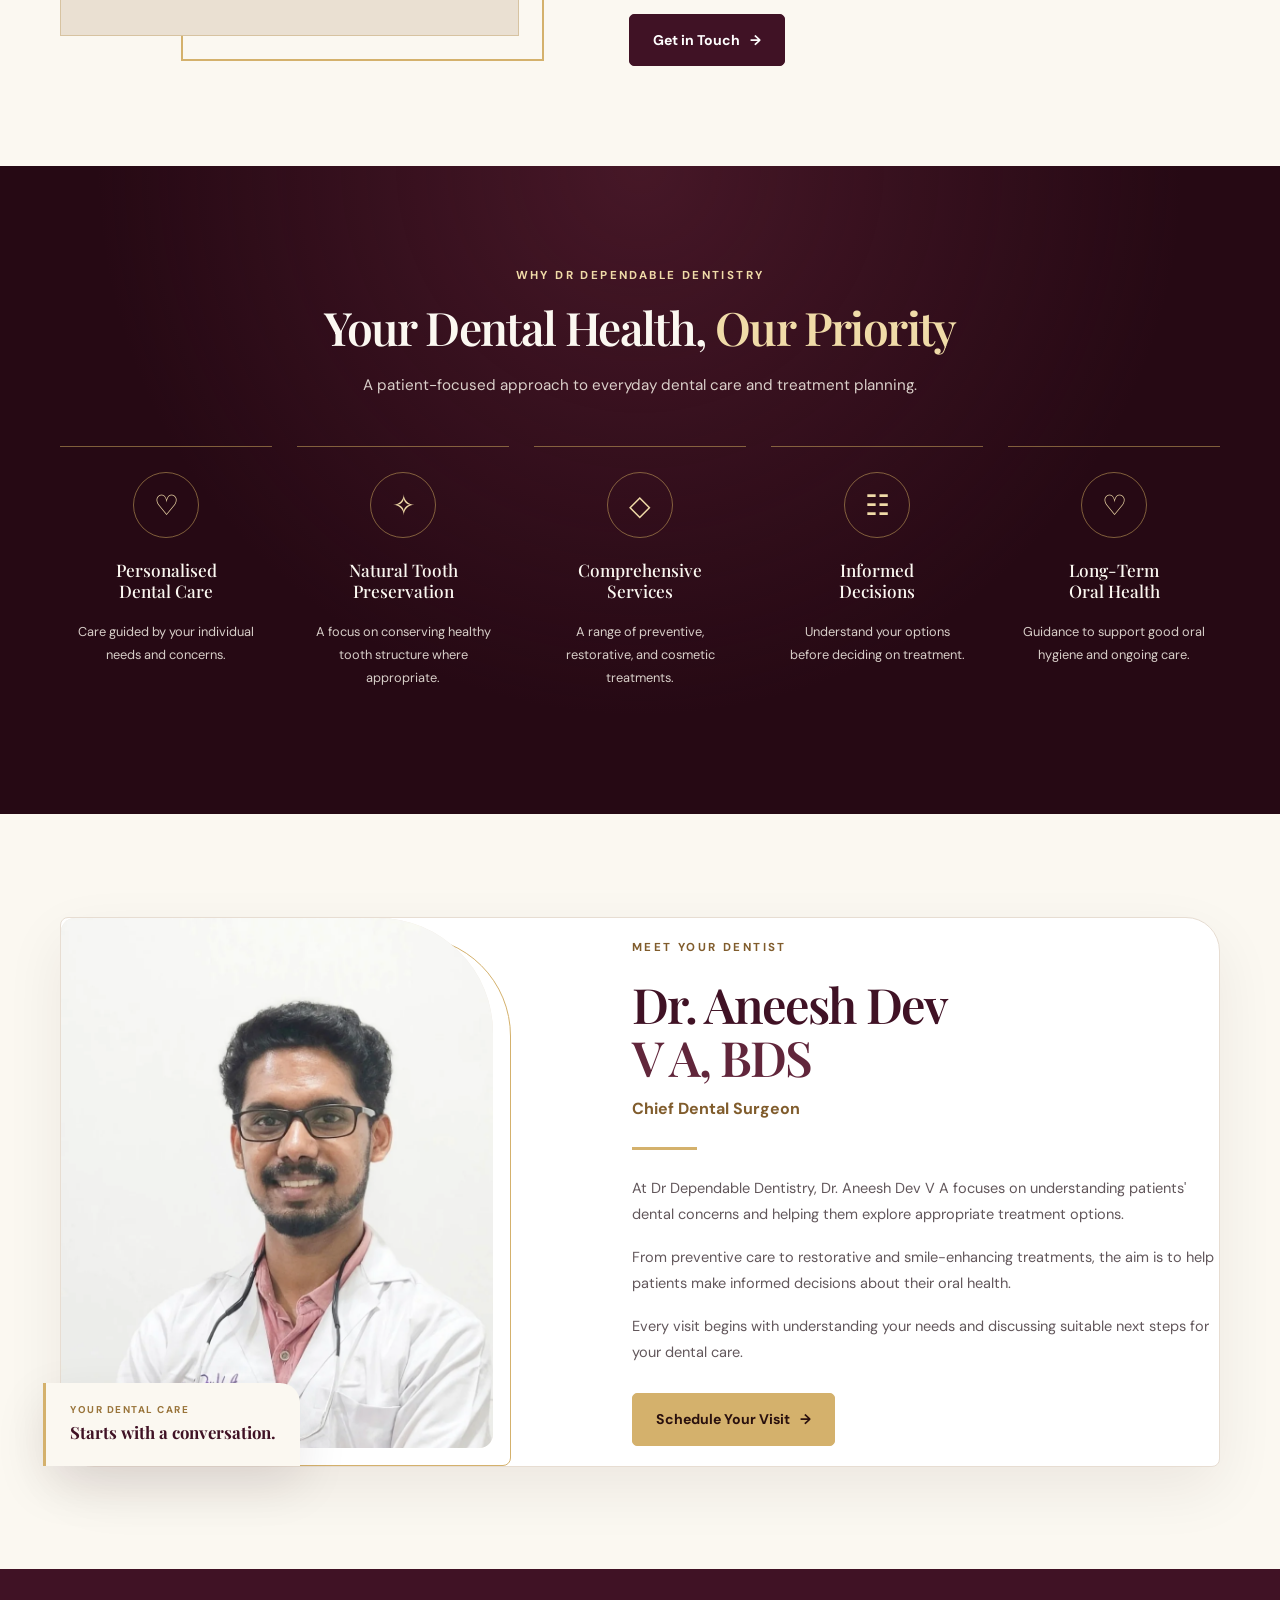
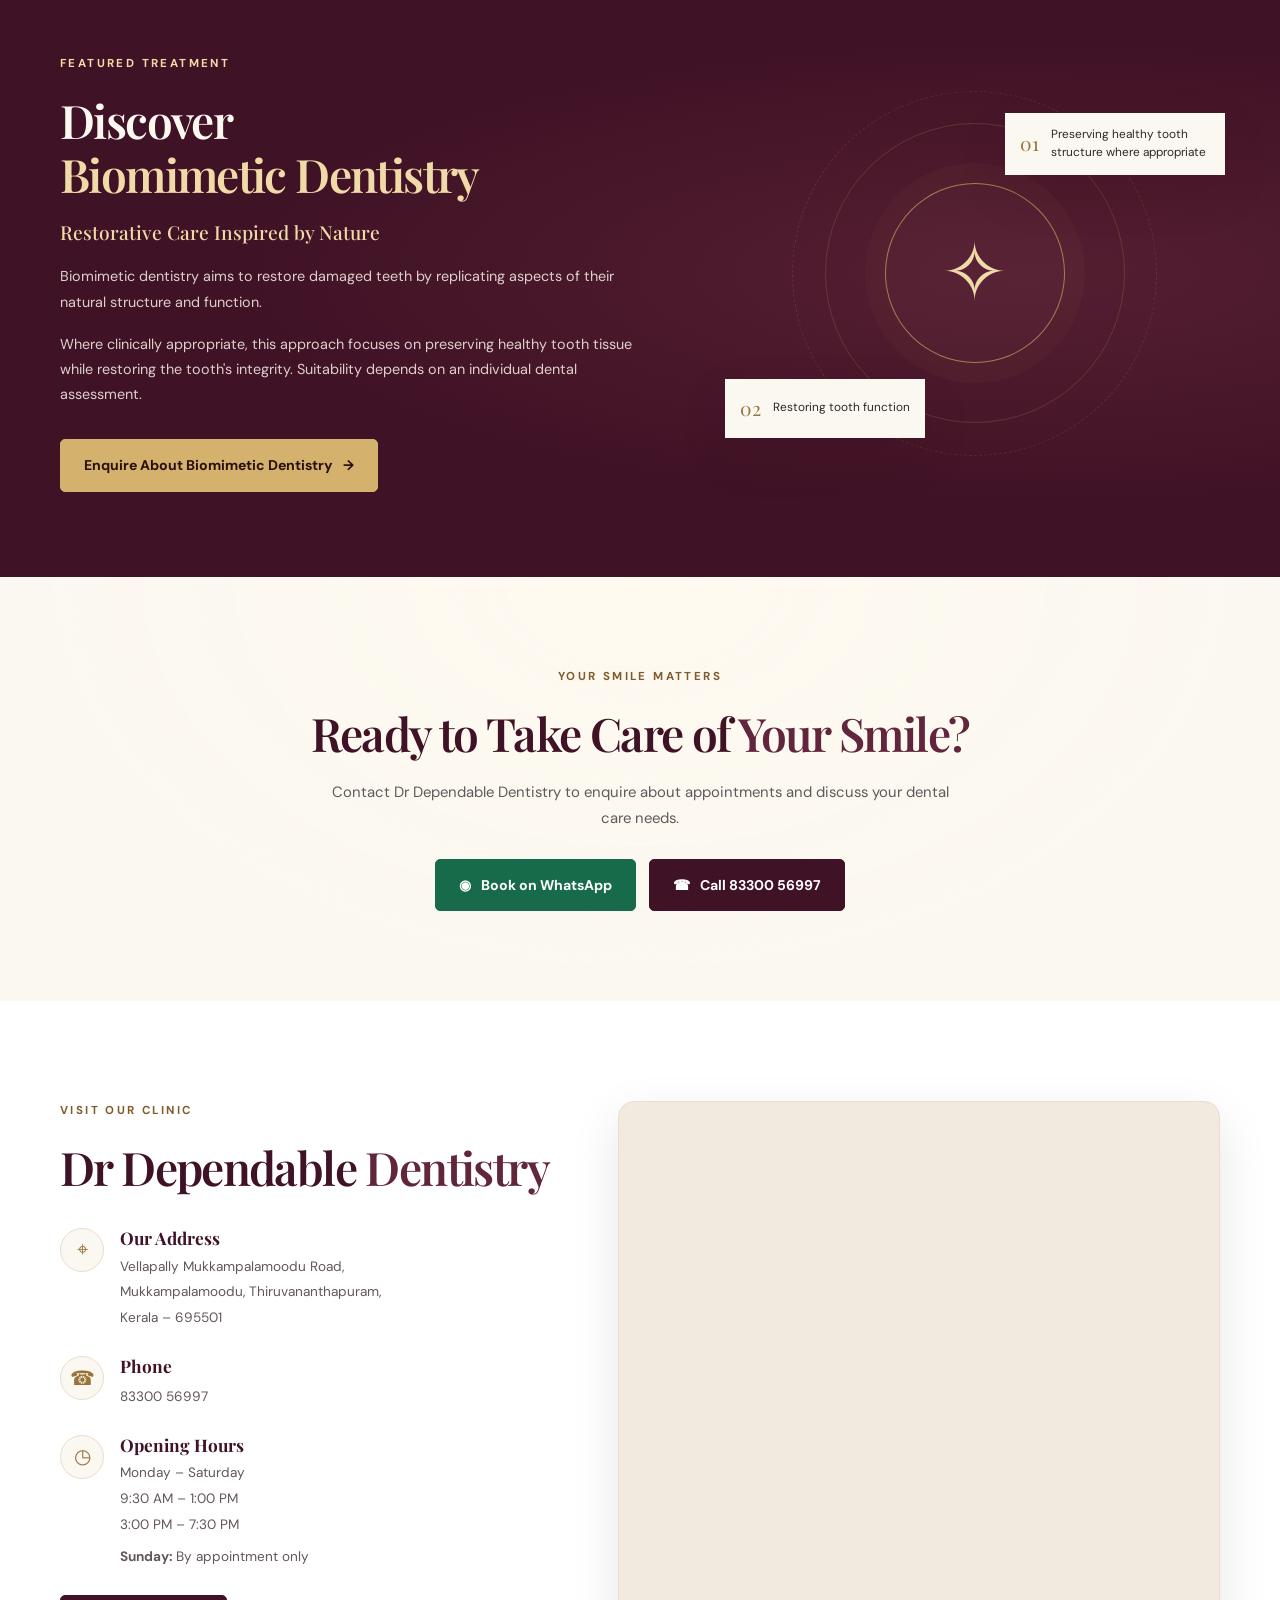
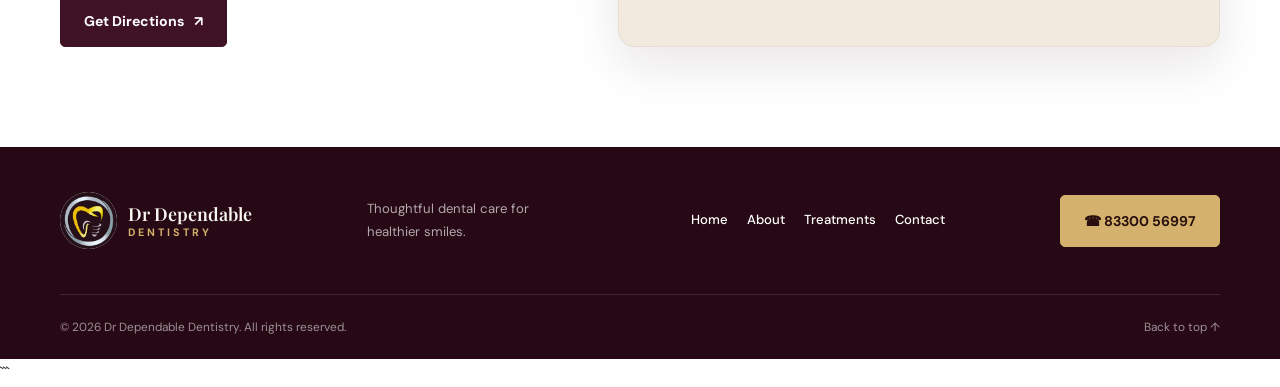
<file: index (8).html>
<!DOCTYPE html>
<html lang="en">
<head>
  <meta charset="UTF-8">
  <meta name="viewport" content="width=device-width, initial-scale=1.0">

  <title>Dr Dependable Dentistry | Dentist in Mukkampalamoodu</title>
  <meta name="description" content="Dr Dependable Dentistry, led by Dr. Aneesh Dev V A, BDS. Explore cosmetic dentistry, biomimetic dentistry, braces, clear aligners, dental implants and more in Mukkampalamoodu, Thiruvananthapuram.">
  <meta name="theme-color" content="#310b18">

  <link rel="preconnect" href="https://fonts.googleapis.com">
  <link rel="preconnect" href="https://fonts.gstatic.com" crossorigin>
  <link href="https://fonts.googleapis.com/css2?family=DM+Sans:wght@400;500;600;700&family=Playfair+Display:wght@500;600;700&display=swap" rel="stylesheet">

  <link rel="stylesheet" href="style.css">
  <link rel="icon" type="image/svg+xml" href="assets/images/clinic-logo.svg">

</head>
<body>

  <header class="site-header" id="top">
    <div class="container nav-wrapper">

      <a class="brand" href="#top" aria-label="Dr Dependable Dentistry home">
        <img src="assets/images/clinic-logo.svg"
             alt="Dr Dependable Dentistry logo"
             class="brand-logo">
        <span class="brand-name">
          <strong>Dr Dependable</strong>
          <span>DENTISTRY</span>
        </span>
      </a>

      <button type="button" class="menu-toggle"
              id="menu-toggle"
              aria-label="Open navigation menu"
              aria-expanded="false"
              aria-controls="main-nav">
        <span></span>
        <span></span>
        <span></span>
      </button>

      <nav class="main-nav" id="main-nav" aria-label="Main navigation">
        <a href="#top">Home</a>
        <a href="#about">About</a>
        <a href="#treatments">Treatments</a>
        <a href="#why-us">Why Us</a>
        <a href="#contact">Contact</a>
      </nav>

      <a class="button button-gold header-call" href="tel:+918330056997">
        <span aria-hidden="true">☎</span> 83300 56997
      </a>

    </div>
  </header>

  <main>

    <!-- HERO -->
    <section class="hero">
      <div class="hero-glow"></div>

      <div class="container hero-grid">

        <div class="hero-content">
          <p class="eyebrow">HEALTHY TEETH · CONFIDENT SMILES</p>

          <h1>Your Smile Deserves
            <span>Care You Can Trust.</span>
          </h1>

          <p class="hero-description">
            Personalised dental care to help you maintain healthy teeth,
            restore your smile, and feel confident about your oral health.
          </p>

          <div class="doctor-credential">
            <span class="credential-icon" aria-hidden="true">✦</span>
            <div>
              <strong>Dr. Aneesh Dev V A, BDS</strong>
              <span>Chief Dental Surgeon</span>
            </div>
          </div>

          <div class="hero-actions">
            <a class="button button-gold"
               href="https://wa.me/918330056997?text=Hello%2C%20I%20would%20like%20to%20enquire%20about%20an%20appointment%20at%20Dr%20Dependable%20Dentistry."
               target="_blank" rel="noopener noreferrer">
              Book an Appointment <span aria-hidden="true">↗</span>
            </a>

            <a class="button button-outline" href="#treatments">
              Explore Treatments <span aria-hidden="true">→</span>
            </a>
          </div>

          <p class="hero-location">
            <span aria-hidden="true">⌖</span>
            Mukkampalamoodu, Thiruvananthapuram
          </p>
        </div>

        <div class="hero-visual">
          <div class="hero-image-frame">
            <img src="assets/images/dr-aneesh-dev.webp"
                 alt="Dr. Aneesh Dev V A, Chief Dental Surgeon"
                 class="hero-doctor"
                 width="921" height="2048"
                 fetchpriority="high">
          </div>

          <div class="hero-image-caption">
            <span class="caption-mark">✦</span>
            <div>
              <strong>Dr. Aneesh Dev V A</strong>
              <span>Chief Dental Surgeon</span>
            </div>
          </div>

          <div class="hero-decor hero-decor-one"></div>
          <div class="hero-decor hero-decor-two"></div>
        </div>

      </div>
    </section>

    <!-- VALUE STRIP -->
    <section class="value-strip" aria-label="Our approach">
      <div class="container value-grid">
        <div class="value-item">
          <span class="value-icon" aria-hidden="true">♡</span>
          <span>Personalised<br>Dental Care</span>
        </div>
        <div class="value-item">
          <span class="value-icon" aria-hidden="true">✧</span>
          <span>Focus on<br>Natural Teeth</span>
        </div>
        <div class="value-item">
          <span class="value-icon" aria-hidden="true">✦</span>
          <span>Comprehensive<br>Treatment Options</span>
        </div>
        <div class="value-item">
          <span class="value-icon" aria-hidden="true">◇</span>
          <span>Long-Term Oral<br>Health</span>
        </div>
      </div>
    </section>

    <!-- TREATMENTS -->
    <section class="section treatments-section" id="treatments">
      <div class="container">

        <div class="section-heading">
          <p class="eyebrow eyebrow-dark">OUR TREATMENTS</p>
          <h2>Complete Dental Care <span>for Every Smile</span></h2>
          <p>Explore our dental services to find the right starting point for your oral health needs.</p>
        </div>

        <div class="treatment-grid">

          <article class="treatment-card">
            <div class="treatment-art art-smile" aria-hidden="true">✧</div>
            <div class="treatment-card-content">
              <span class="card-number">01 / COSMETIC</span>
              <h3>Cosmetic Dentistry</h3>
              <p>Explore treatment options designed to enhance the appearance of your teeth and smile.</p>
              <a href="#contact" class="text-link">Enquire now <span>→</span></a>
            </div>
          </article>

          <article class="treatment-card featured-card">
            <div class="treatment-art art-biomimetic" aria-hidden="true">✧</div>
            <div class="treatment-card-content">
              <span class="card-number">02 / TOOTH PRESERVATION</span>
              <h3>Biomimetic Dentistry</h3>
              <p>A restorative approach that aims to replicate natural tooth structure while conserving healthy tissue where appropriate.</p>
              <a href="#biomimetic" class="text-link">Discover more <span>→</span></a>
            </div>
          </article>

          <article class="treatment-card">
            <div class="treatment-art art-orthodontics" aria-hidden="true">✧</div>
            <div class="treatment-card-content">
              <span class="card-number">03 / ALIGNMENT</span>
              <h3>Orthodontic Treatment</h3>
              <p>Explore braces and clear aligners to improve tooth alignment and your bite.</p>
              <a href="#contact" class="text-link">Enquire now <span>→</span></a>
            </div>
          </article>

          <article class="treatment-card">
            <div class="treatment-art art-implants" aria-hidden="true">✧</div>
            <div class="treatment-card-content">
              <span class="card-number">04 / TOOTH REPLACEMENT</span>
              <h3>Dental Implants</h3>
              <p>Explore implant-supported options for replacing missing teeth and restoring function.</p>
              <a href="#contact" class="text-link">Enquire now <span>→</span></a>
            </div>
          </article>

          <article class="treatment-card">
            <div class="treatment-art art-prosthodontics" aria-hidden="true">✧</div>
            <div class="treatment-card-content">
              <span class="card-number">05 / RESTORATION</span>
              <h3>Prosthodontic Treatment</h3>
              <p>Customised solutions for restoring or replacing damaged and missing teeth.</p>
              <a href="#contact" class="text-link">Enquire now <span>→</span></a>
            </div>
          </article>

          <article class="treatment-card">
            <div class="treatment-art art-endodontics" aria-hidden="true">✧</div>
            <div class="treatment-card-content">
              <span class="card-number">06 / ROOT CANAL CARE</span>
              <h3>Endodontic Treatment</h3>
              <p>Treatment for conditions affecting the inner tissues of teeth, including root canal treatment when indicated.</p>
              <a href="#contact" class="text-link">Enquire now <span>→</span></a>
            </div>
          </article>

          <article class="treatment-card">
            <div class="treatment-art art-surgery" aria-hidden="true">✧</div>
            <div class="treatment-card-content">
              <span class="card-number">07 / ORAL HEALTH</span>
              <h3>Oral Surgery</h3>
              <p>Dental surgical procedures for selected conditions affecting the teeth and surrounding oral structures.</p>
              <a href="#contact" class="text-link">Enquire now <span>→</span></a>
            </div>
          </article>

          <article class="treatment-card">
            <div class="treatment-art art-periodontal" aria-hidden="true">✧</div>
            <div class="treatment-card-content">
              <span class="card-number">08 / GUM HEALTH</span>
              <h3>Periodontal Treatment</h3>
              <p>Care for the gums and supporting structures of your teeth, including gum disease management.</p>
              <a href="#contact" class="text-link">Enquire now <span>→</span></a>
            </div>
          </article>

          <article class="treatment-card preventive-card">
            <div class="treatment-art art-preventive" aria-hidden="true">✧</div>
            <div class="treatment-card-content">
              <span class="card-number">09 / PREVENTION</span>
              <h3>Preventive Dentistry</h3>
              <p>Support your oral health with routine examinations, personalised guidance, and preventive care.</p>
              <a href="#contact" class="text-link">Plan a visit <span>→</span></a>
            </div>
          </article>

        </div>
      </div>
    </section>

    <!-- ABOUT -->
    <section class="section about-section" id="about">
      <div class="container about-grid">

        <div class="about-visual">
          <div class="about-image-placeholder">
            <div class="about-emblem">
              <img src="assets/images/clinic-logo.svg" alt="" loading="lazy">
            </div>
            <span class="about-image-label">DR DEPENDABLE DENTISTRY</span>
            <p>Thoughtful care for healthier smiles.</p>
          </div>
          <div class="about-accent"></div>
        </div>

        <div class="about-content">
          <p class="eyebrow eyebrow-dark">ABOUT OUR CLINIC</p>
          <h2>Thoughtful Care.<br><span>Healthier Smiles.</span></h2>
          <p>At Dr Dependable Dentistry, we believe good dental care starts with understanding your needs.</p>
          <p>We offer a range of dental treatment options focused on maintaining oral health, restoring function, and enhancing the appearance of your smile.</p>
          <p>Whether you need preventive care, have a dental concern, or want to explore ways to improve your smile, we're here to help you understand your options.</p>

          <a class="button button-maroon"
             href="https://wa.me/918330056997?text=Hello%2C%20I%20would%20like%20to%20know%20more%20about%20Dr%20Dependable%20Dentistry."
             target="_blank" rel="noopener noreferrer">
            Get in Touch <span>→</span>
          </a>
        </div>

      </div>
    </section>

    <!-- WHY US -->
    <section class="section why-section" id="why-us">
      <div class="container">

        <div class="section-heading section-heading-light">
          <p class="eyebrow">WHY DR DEPENDABLE DENTISTRY</p>
          <h2>Your Dental Health, <span>Our Priority</span></h2>
          <p>A patient-focused approach to everyday dental care and treatment planning.</p>
        </div>

        <div class="benefits-grid">
          <article class="benefit">
            <span class="benefit-icon" aria-hidden="true">♡</span>
            <h3>Personalised<br>Dental Care</h3>
            <p>Care guided by your individual needs and concerns.</p>
          </article>
          <article class="benefit">
            <span class="benefit-icon" aria-hidden="true">✧</span>
            <h3>Natural Tooth<br>Preservation</h3>
            <p>A focus on conserving healthy tooth structure where appropriate.</p>
          </article>
          <article class="benefit">
            <span class="benefit-icon" aria-hidden="true">◇</span>
            <h3>Comprehensive<br>Services</h3>
            <p>A range of preventive, restorative, and cosmetic treatments.</p>
          </article>
          <article class="benefit">
            <span class="benefit-icon" aria-hidden="true">☷</span>
            <h3>Informed<br>Decisions</h3>
            <p>Understand your options before deciding on treatment.</p>
          </article>
          <article class="benefit">
            <span class="benefit-icon" aria-hidden="true">♡</span>
            <h3>Long-Term<br>Oral Health</h3>
            <p>Guidance to support good oral hygiene and ongoing care.</p>
          </article>
        </div>

      </div>
    </section>

    <!-- DOCTOR PROFILE -->
    <section class="section doctor-section" id="doctor">
      <div class="container doctor-grid">

        <div class="doctor-profile-image">
          <img src="assets/images/dr-aneesh-dev.webp"
               alt="Dr. Aneesh Dev V A, BDS"
               width="921" height="2048" loading="lazy">
          <div class="doctor-photo-caption">
            <span>YOUR DENTAL CARE</span>
            <strong>Starts with a conversation.</strong>
          </div>
        </div>

        <div class="doctor-profile-content">
          <p class="eyebrow eyebrow-dark">MEET YOUR DENTIST</p>
          <h2>Dr. Aneesh Dev <span>V A, BDS</span></h2>
          <p class="doctor-role">Chief Dental Surgeon</p>
          <div class="gold-divider"></div>
          <p>At Dr Dependable Dentistry, Dr. Aneesh Dev V A focuses on understanding patients' dental concerns and helping them explore appropriate treatment options.</p>
          <p>From preventive care to restorative and smile-enhancing treatments, the aim is to help patients make informed decisions about their oral health.</p>
          <p>Every visit begins with understanding your needs and discussing suitable next steps for your dental care.</p>

          <a class="button button-gold"
             href="https://wa.me/918330056997?text=Hello%2C%20I%20would%20like%20to%20book%20an%20appointment%20with%20Dr.%20Aneesh."
             target="_blank" rel="noopener noreferrer">
            Schedule Your Visit <span>→</span>
          </a>
        </div>

      </div>
    </section>

    <!-- BIOMIMETIC FEATURE -->
    <section class="biomimetic-section" id="biomimetic">
      <div class="container biomimetic-grid">

        <div class="biomimetic-content">
          <p class="eyebrow">FEATURED TREATMENT</p>
          <h2>Discover <span>Biomimetic Dentistry</span></h2>
          <h3>Restorative Care Inspired by Nature</h3>
          <p>Biomimetic dentistry aims to restore damaged teeth by replicating aspects of their natural structure and function.</p>
          <p>Where clinically appropriate, this approach focuses on preserving healthy tooth tissue while restoring the tooth's integrity. Suitability depends on an individual dental assessment.</p>

          <a class="button button-gold"
             href="https://wa.me/918330056997?text=Hello%2C%20I%20would%20like%20to%20enquire%20about%20biomimetic%20dentistry."
             target="_blank" rel="noopener noreferrer">
            Enquire About Biomimetic Dentistry <span>→</span>
          </a>
        </div>

        <div class="biomimetic-visual" aria-hidden="true">
          <div class="tooth-symbol">✧</div>
          <div class="tooth-orbit orbit-one"></div>
          <div class="tooth-orbit orbit-two"></div>
          <div class="biomimetic-note">
            <span>01</span>
            <p>Preserving healthy tooth structure where appropriate</p>
          </div>
          <div class="biomimetic-note">
            <span>02</span>
            <p>Restoring tooth function</p>
          </div>
        </div>

      </div>
    </section>

    <!-- CTA -->
    <section class="appointment-section">
      <div class="container appointment-content">
        <p class="eyebrow eyebrow-dark">YOUR SMILE MATTERS</p>
        <h2>Ready to Take Care of <span>Your Smile?</span></h2>
        <p>Contact Dr Dependable Dentistry to enquire about appointments and discuss your dental care needs.</p>

        <div class="appointment-actions">
          <a class="button button-whatsapp"
             href="https://wa.me/918330056997?text=Hello%2C%20I%20would%20like%20to%20enquire%20about%20an%20appointment%20at%20Dr%20Dependable%20Dentistry."
             target="_blank" rel="noopener noreferrer">
            <span aria-hidden="true">◉</span> Book on WhatsApp
          </a>

          <a class="button button-maroon" href="tel:+918330056997">
            <span aria-hidden="true">☎</span> Call 83300 56997
          </a>
        </div>
      </div>
    </section>

    <!-- CONTACT -->
    <section class="section contact-section" id="contact">
      <div class="container contact-grid">

        <div class="contact-content">
          <p class="eyebrow eyebrow-dark">VISIT OUR CLINIC</p>
          <h2>Dr Dependable <span>Dentistry</span></h2>

          <div class="contact-item">
            <span class="contact-icon" aria-hidden="true">⌖</span>
            <div>
              <h3>Our Address</h3>
              <p>
                Vellapally Mukkampalamoodu Road,<br>
                Mukkampalamoodu, Thiruvananthapuram,<br>
                Kerala – 695501
              </p>
            </div>
          </div>

          <div class="contact-item">
            <span class="contact-icon" aria-hidden="true">☎</span>
            <div>
              <h3>Phone</h3>
              <a href="tel:+918330056997">83300 56997</a>
            </div>
          </div>

          <div class="contact-item">
            <span class="contact-icon" aria-hidden="true">◷</span>
            <div>
              <h3>Opening Hours</h3>
              <p>
                Monday – Saturday<br>
                9:30 AM – 1:00 PM<br>
                3:00 PM – 7:30 PM
              </p>
              <p><strong>Sunday:</strong> By appointment only</p>
            </div>
          </div>

          <a class="button button-maroon"
             href="https://www.google.com/maps/search/?api=1&query=Dr+Dependable+Dentistry+Vellapally+Mukkampalamoodu+Road+Mukkampalamoodu+695501"
             target="_blank" rel="noopener noreferrer">
            Get Directions <span>↗</span>
          </a>
        </div>

        <div class="map-container">
          <iframe
            title="Find Dr Dependable Dentistry in Mukkampalamoodu"
            src="https://maps.google.com/maps?q=Mukkampalamoodu%2C%20Thiruvananthapuram%2C%20Kerala%20695501&t=&z=14&ie=UTF8&iwloc=&output=embed"
            width="100%" height="100%"
            style="border:0"
            loading="lazy"
            referrerpolicy="no-referrer-when-downgrade"
            allowfullscreen>
          </iframe>
        </div>

      </div>
    </section>

  </main>

  <!-- FOOTER -->
  <footer class="site-footer">
    <div class="container footer-main">

      <a class="brand footer-brand" href="#top">
        <img src="assets/images/clinic-logo.svg"
             alt=""
             class="brand-logo"
             loading="lazy">
        <span class="brand-name">
          <strong>Dr Dependable</strong>
          <span>DENTISTRY</span>
        </span>
      </a>

      <p class="footer-tagline">Thoughtful dental care for healthier smiles.</p>

      <nav class="footer-nav" aria-label="Footer navigation">
        <a href="#top">Home</a>
        <a href="#about">About</a>
        <a href="#treatments">Treatments</a>
        <a href="#contact">Contact</a>
      </nav>

      <a class="button button-gold" href="tel:+918330056997">
        ☎ 83300 56997
      </a>

    </div>

    <div class="container footer-bottom">
      <p>© <span id="current-year">2026</span> Dr Dependable Dentistry. All rights reserved.</p>
      <a href="#top">Back to top ↑</a>
    </div>
  </footer>

  <!-- MOBILE WHATSAPP BUTTON -->
  <a class="floating-whatsapp"
     href="https://wa.me/918330056997?text=Hello%2C%20I%20would%20like%20to%20enquire%20about%20an%20appointment."
     target="_blank" rel="noopener noreferrer"
     aria-label="Contact Dr Dependable Dentistry on WhatsApp">
    <span aria-hidden="true">◉</span>
    <span class="floating-whatsapp-text">Book Appointment</span>
  </a>

  <script src="script.js" defer></script>
</body>
</html>
```
</file>
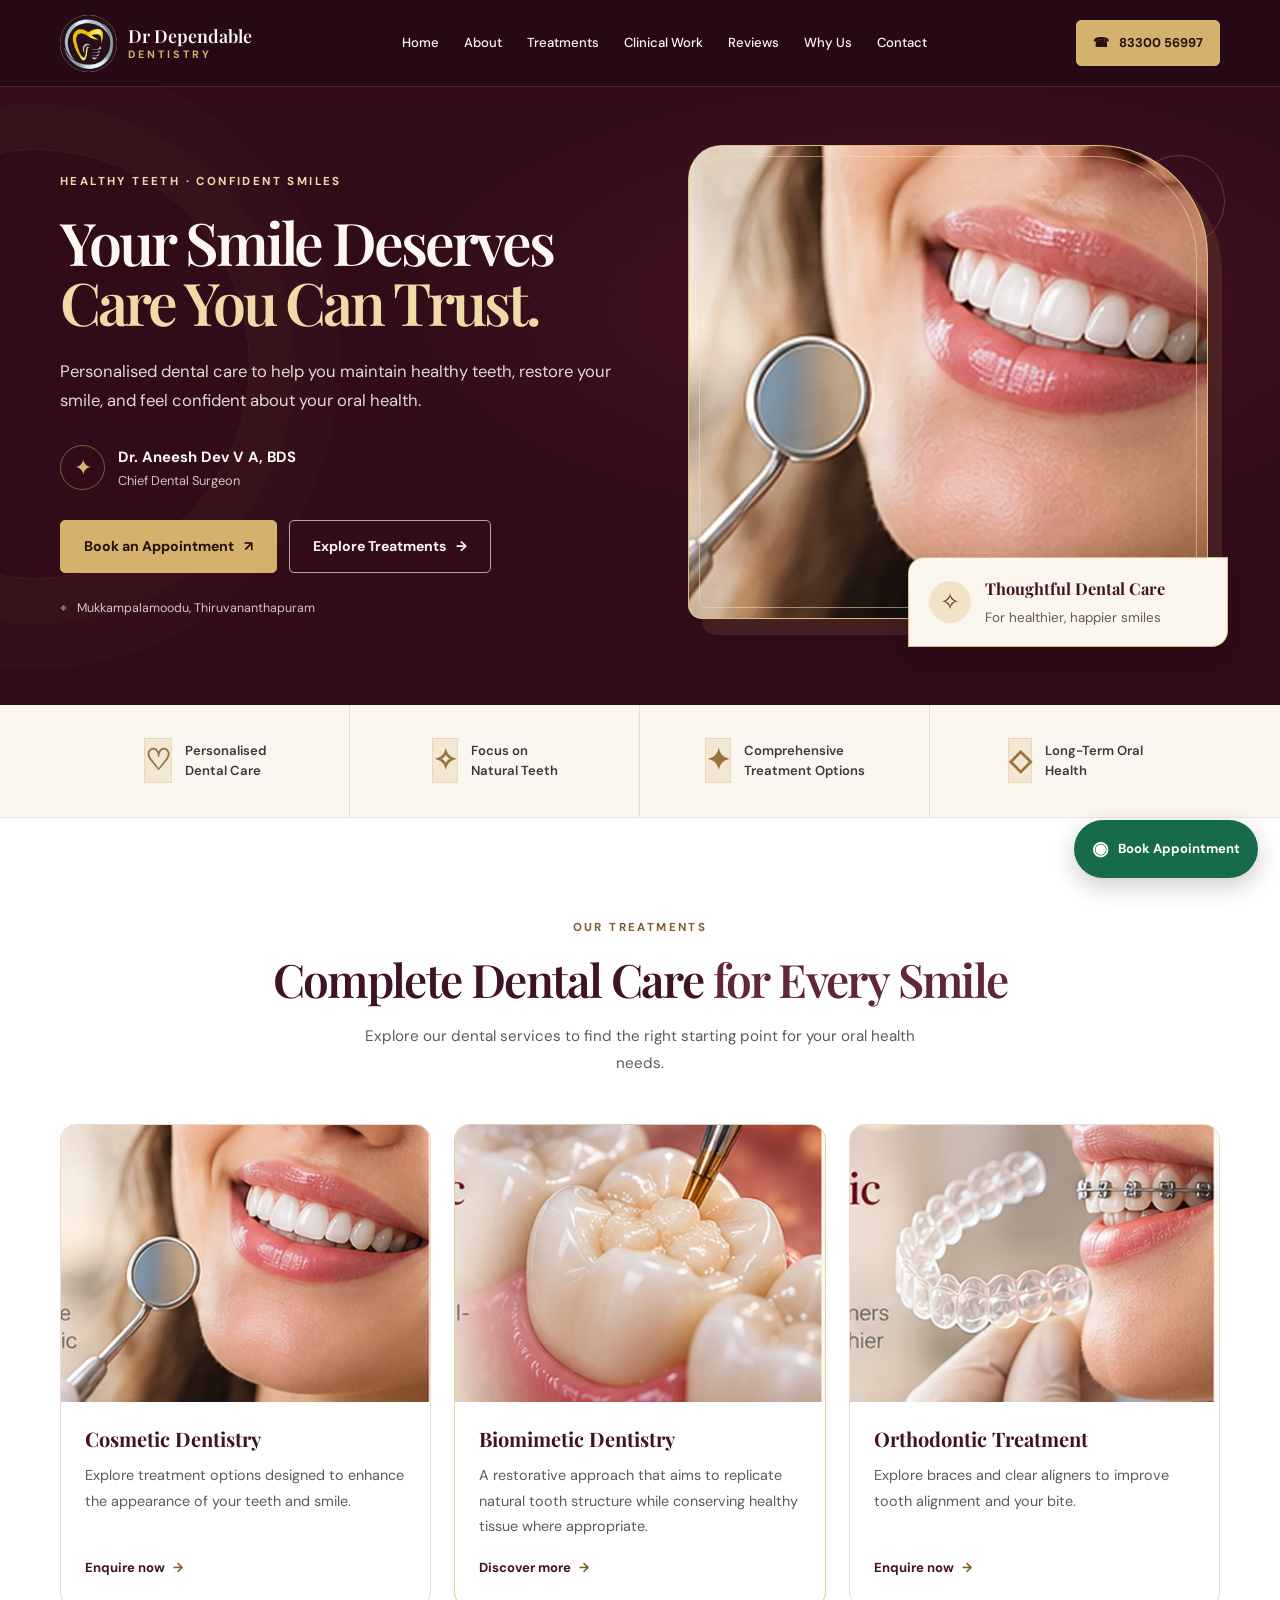
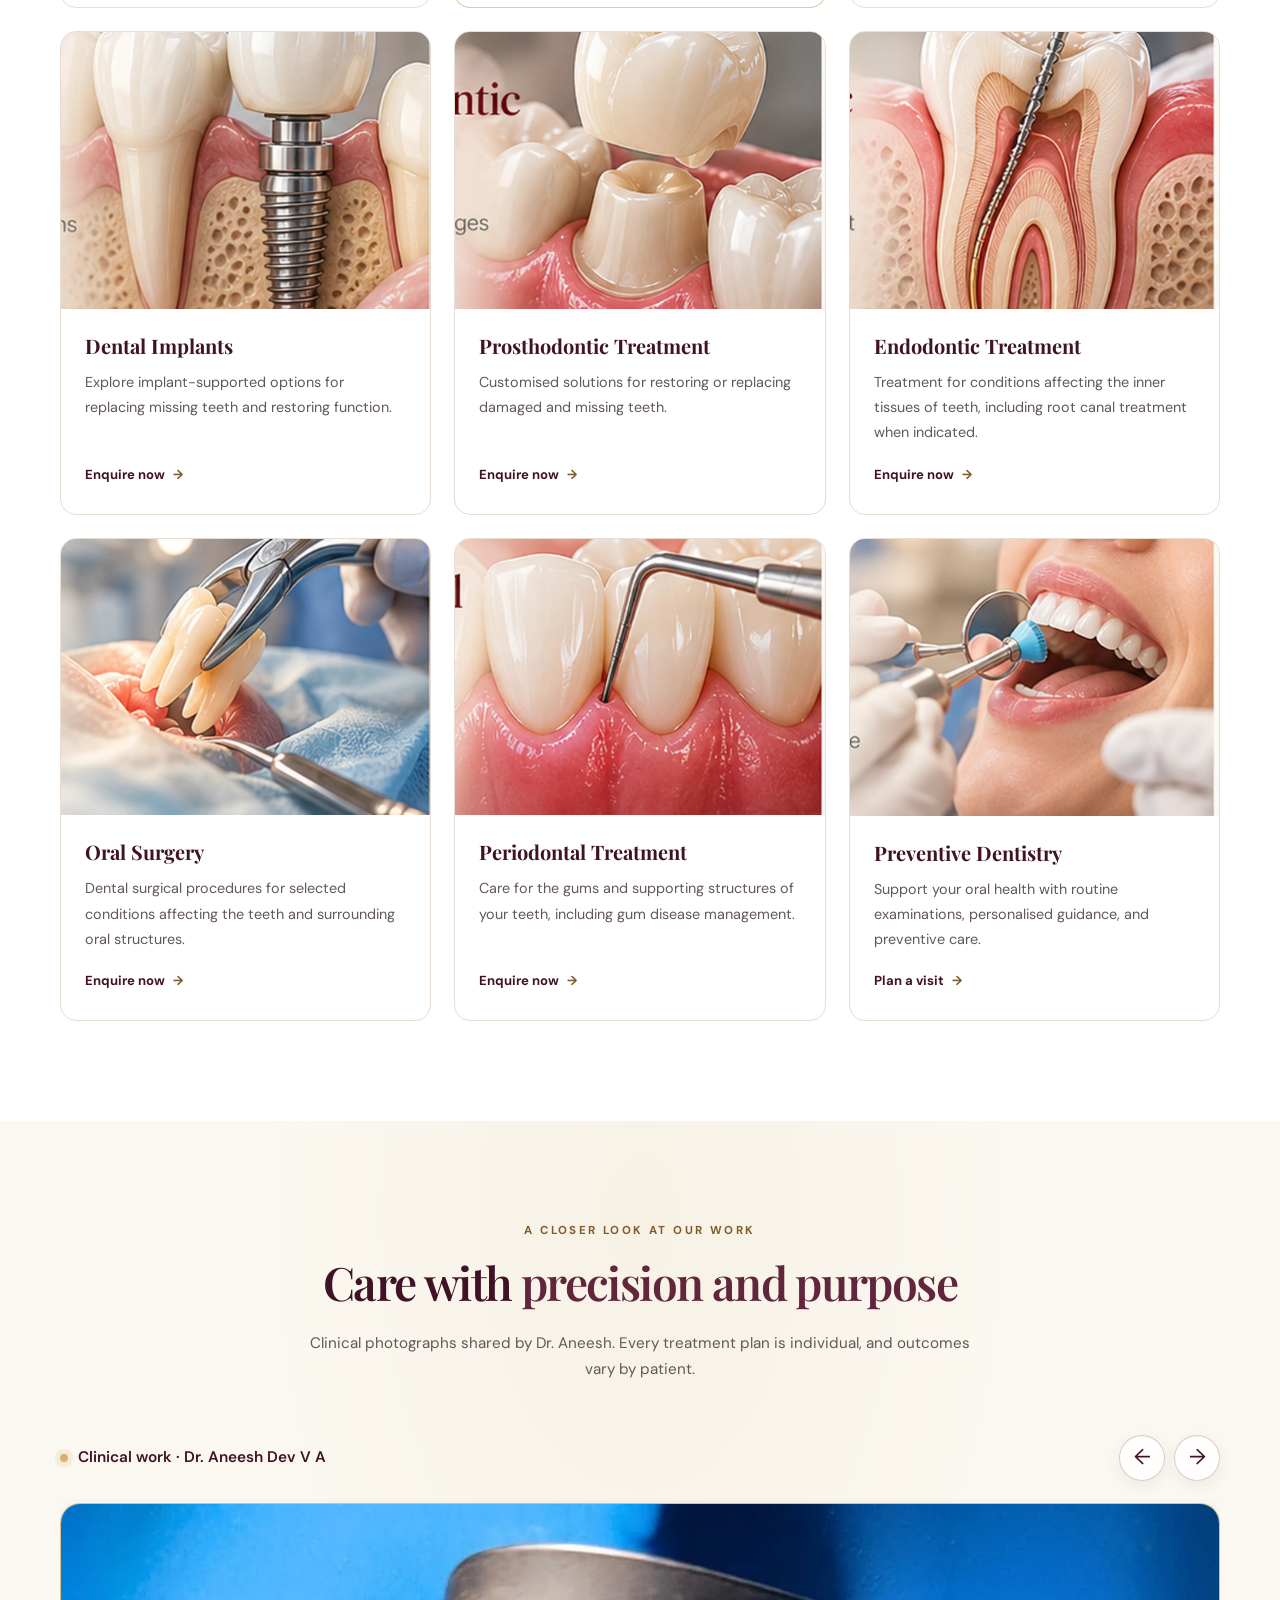
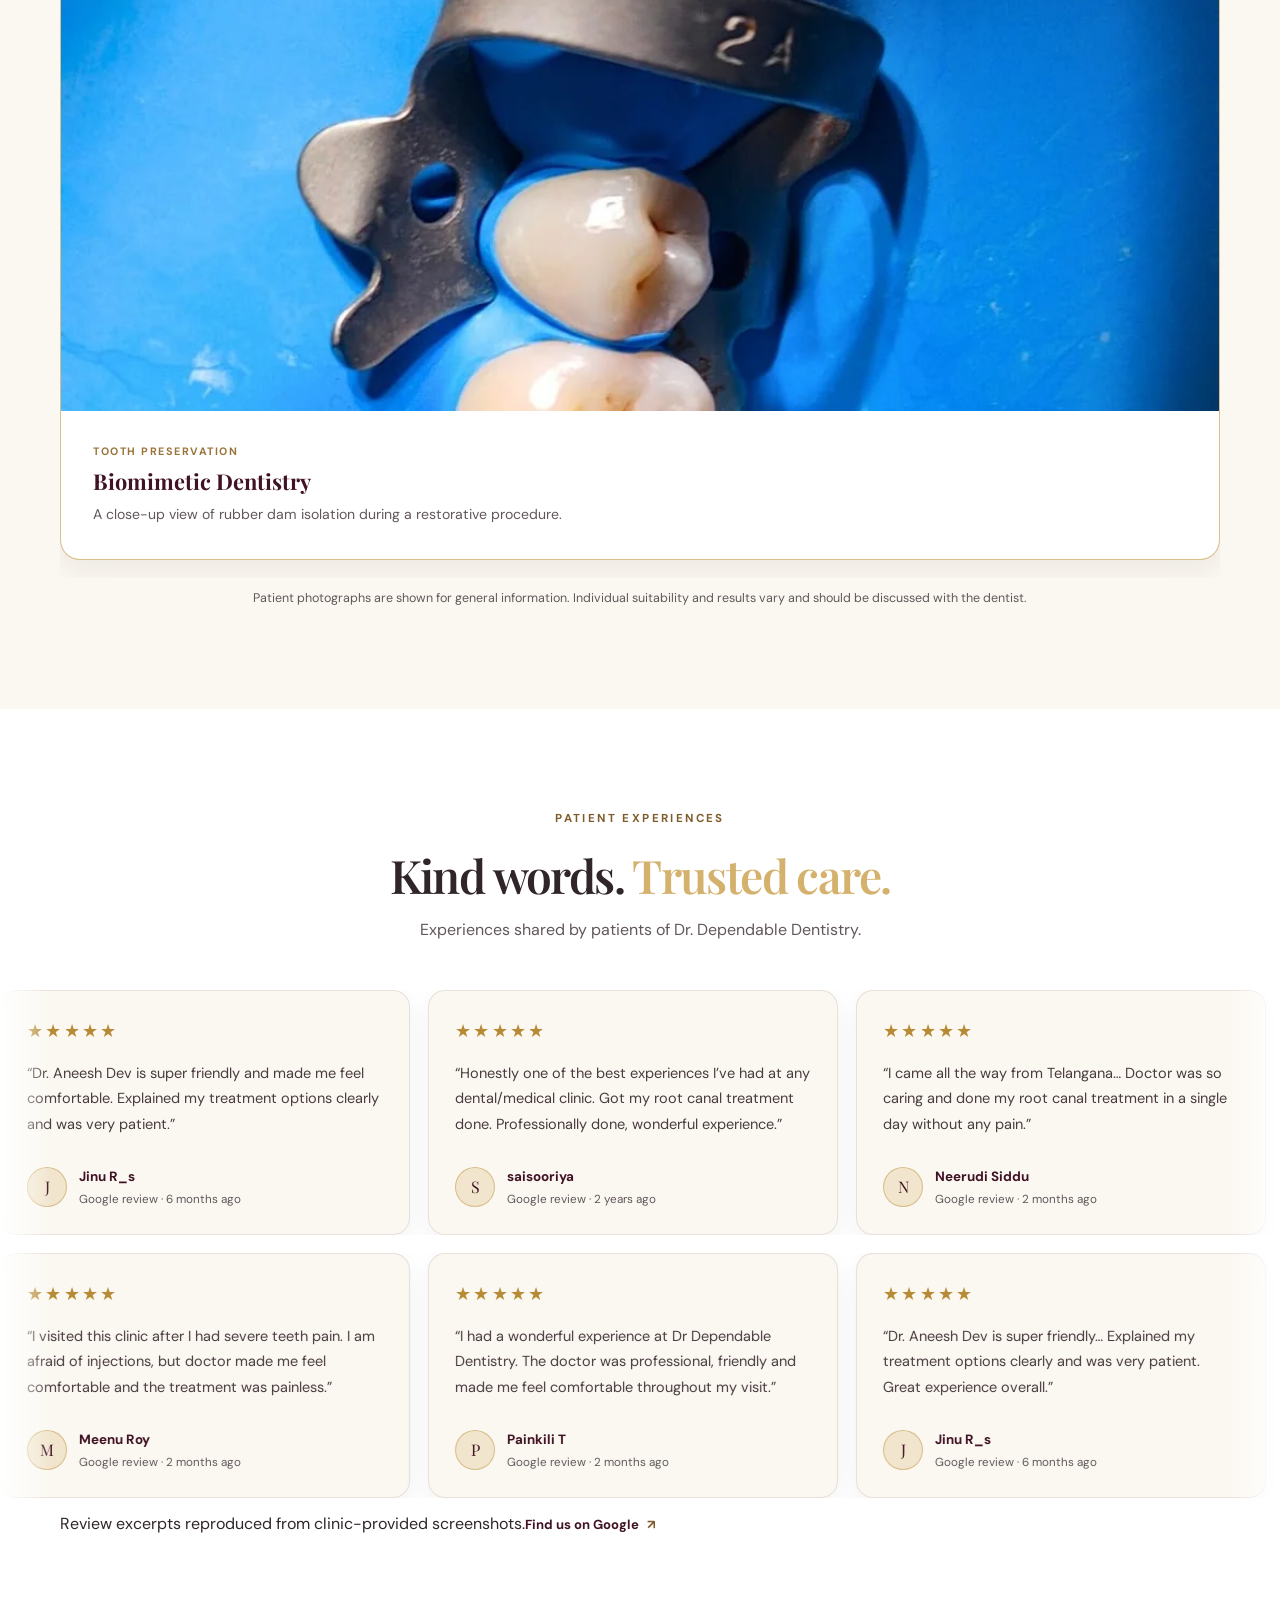
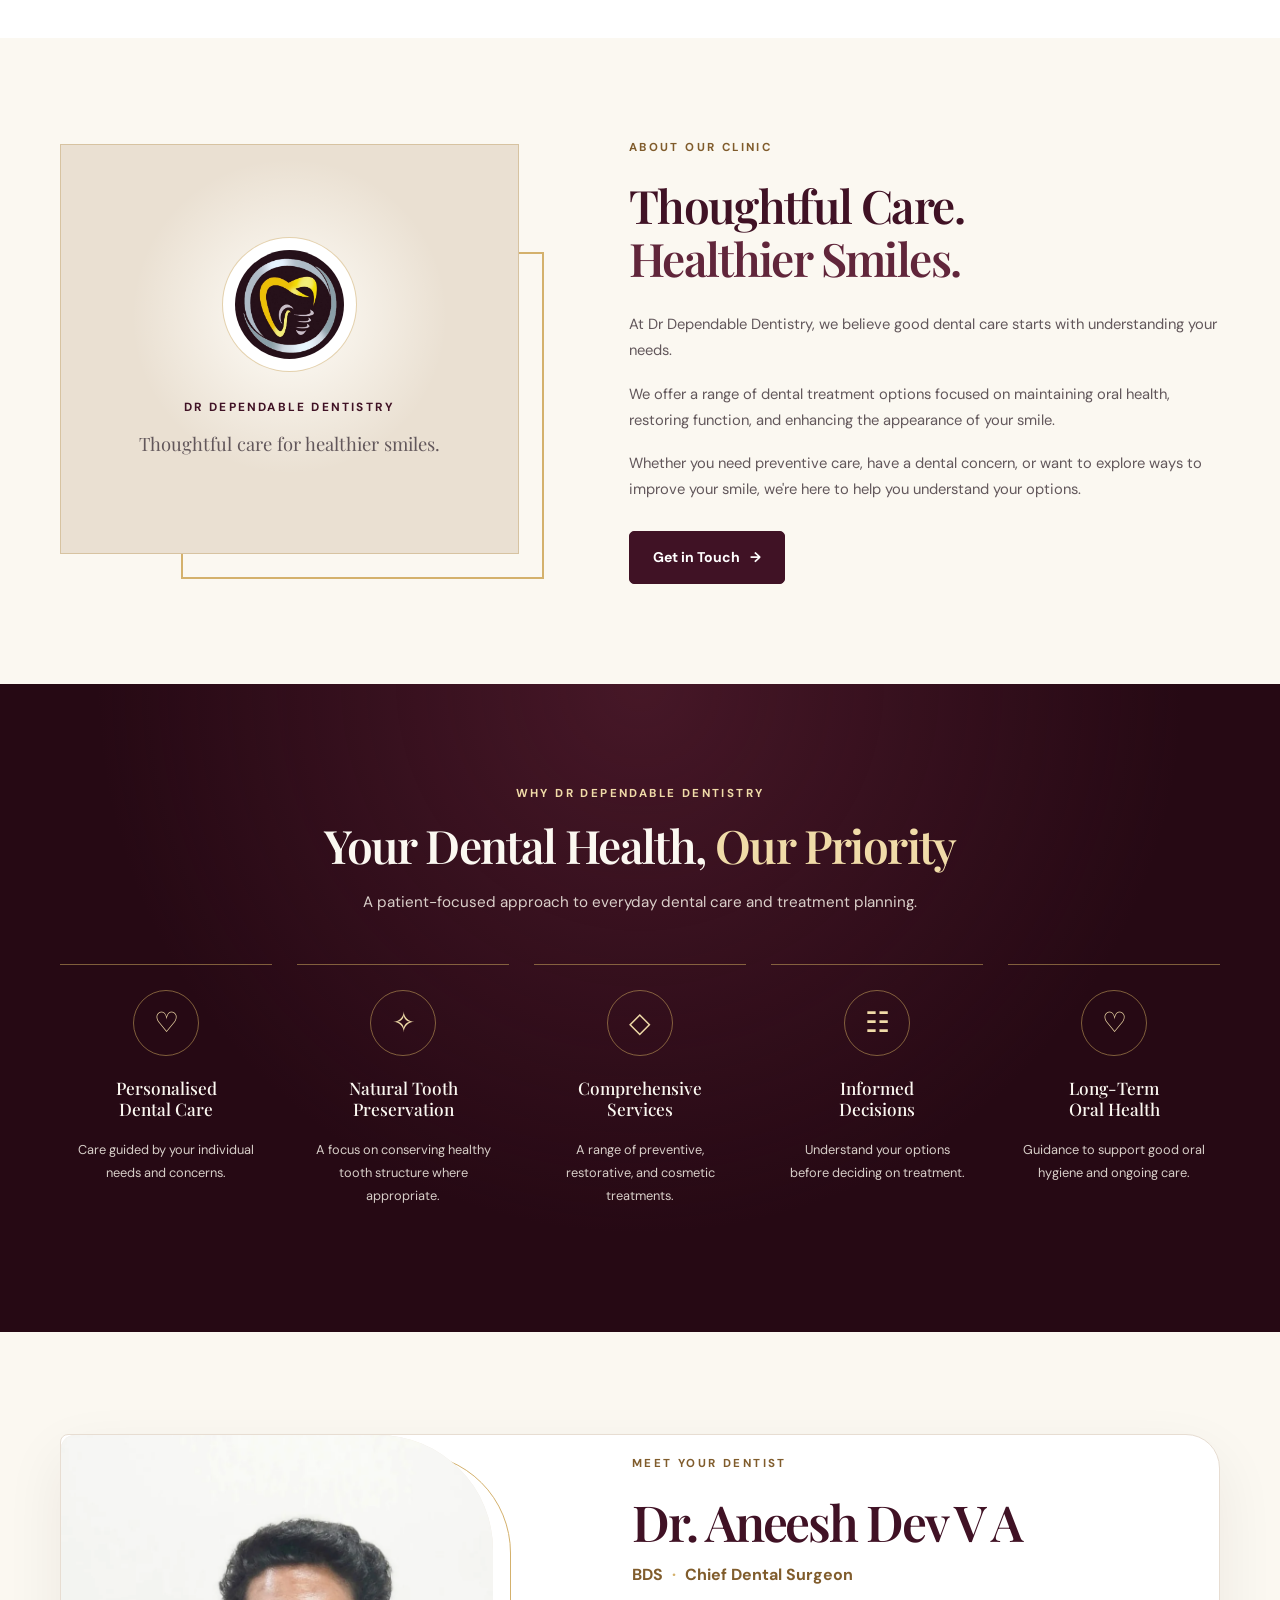
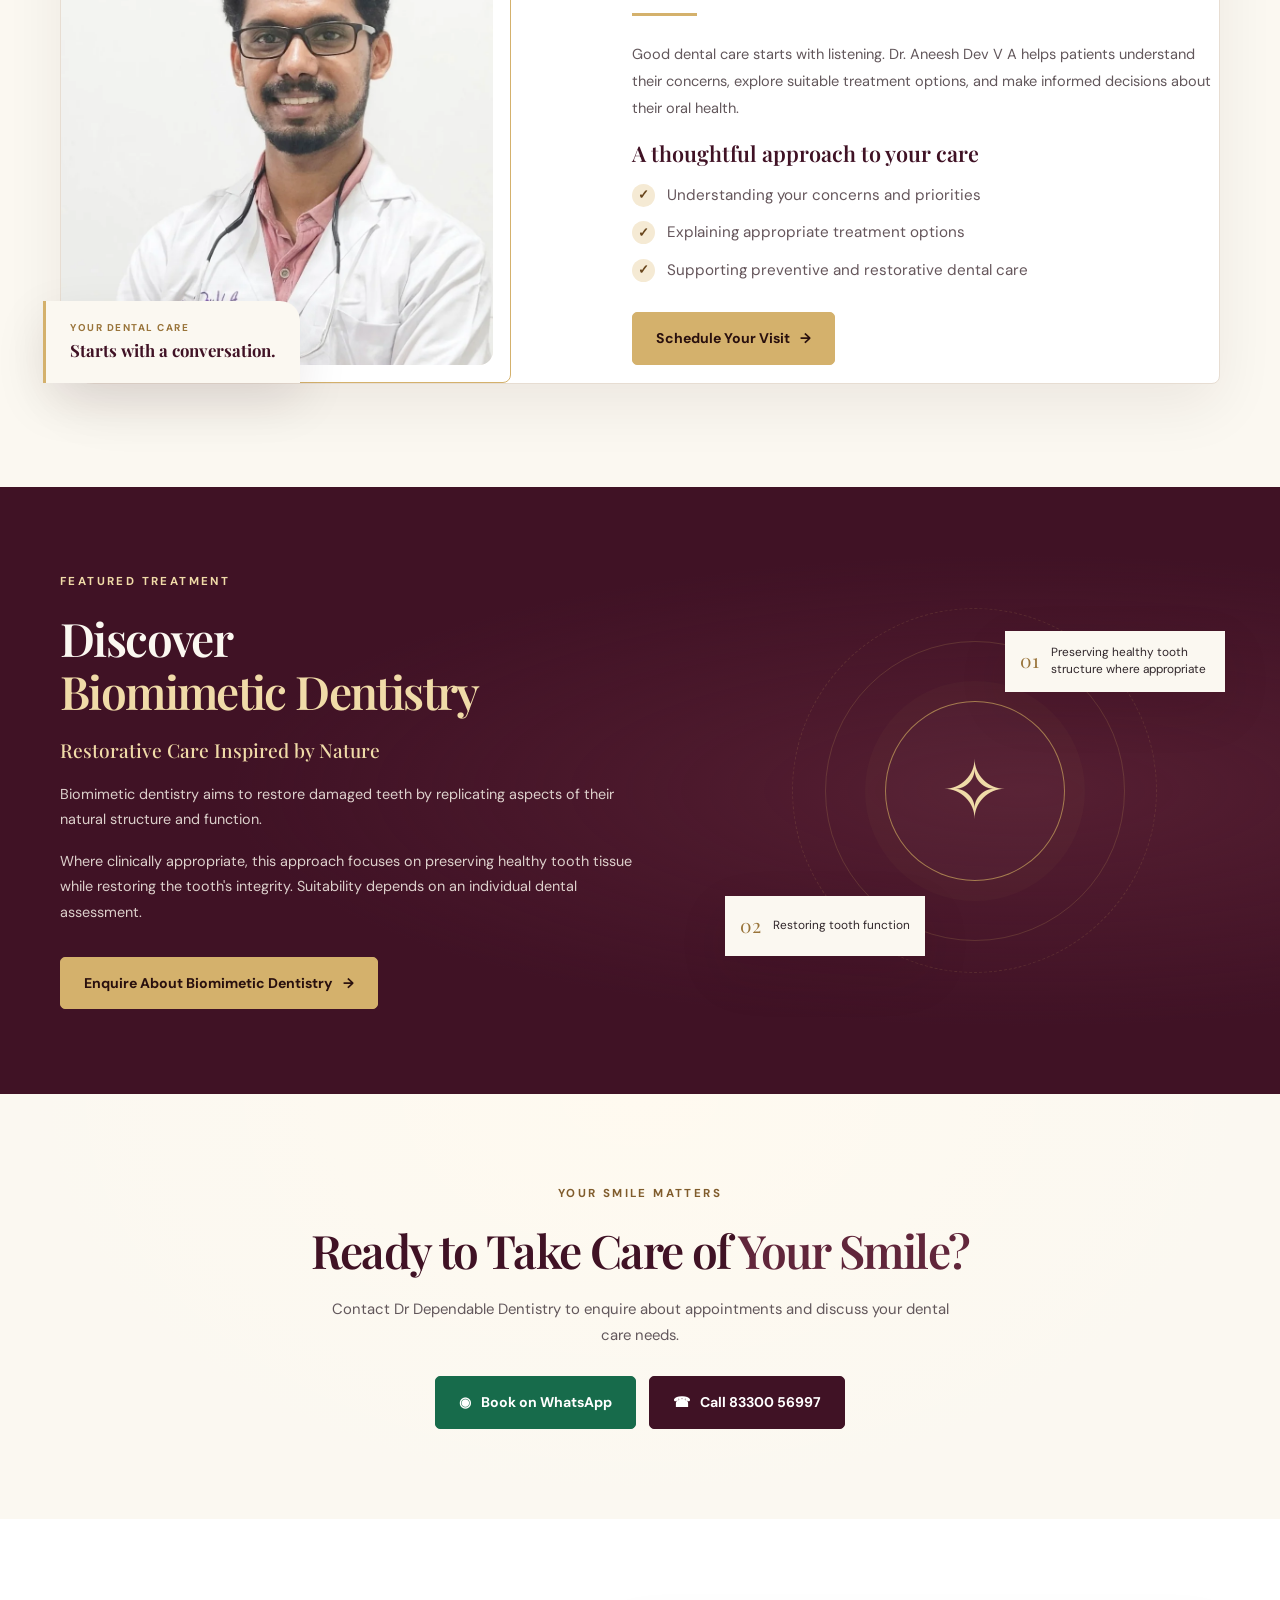
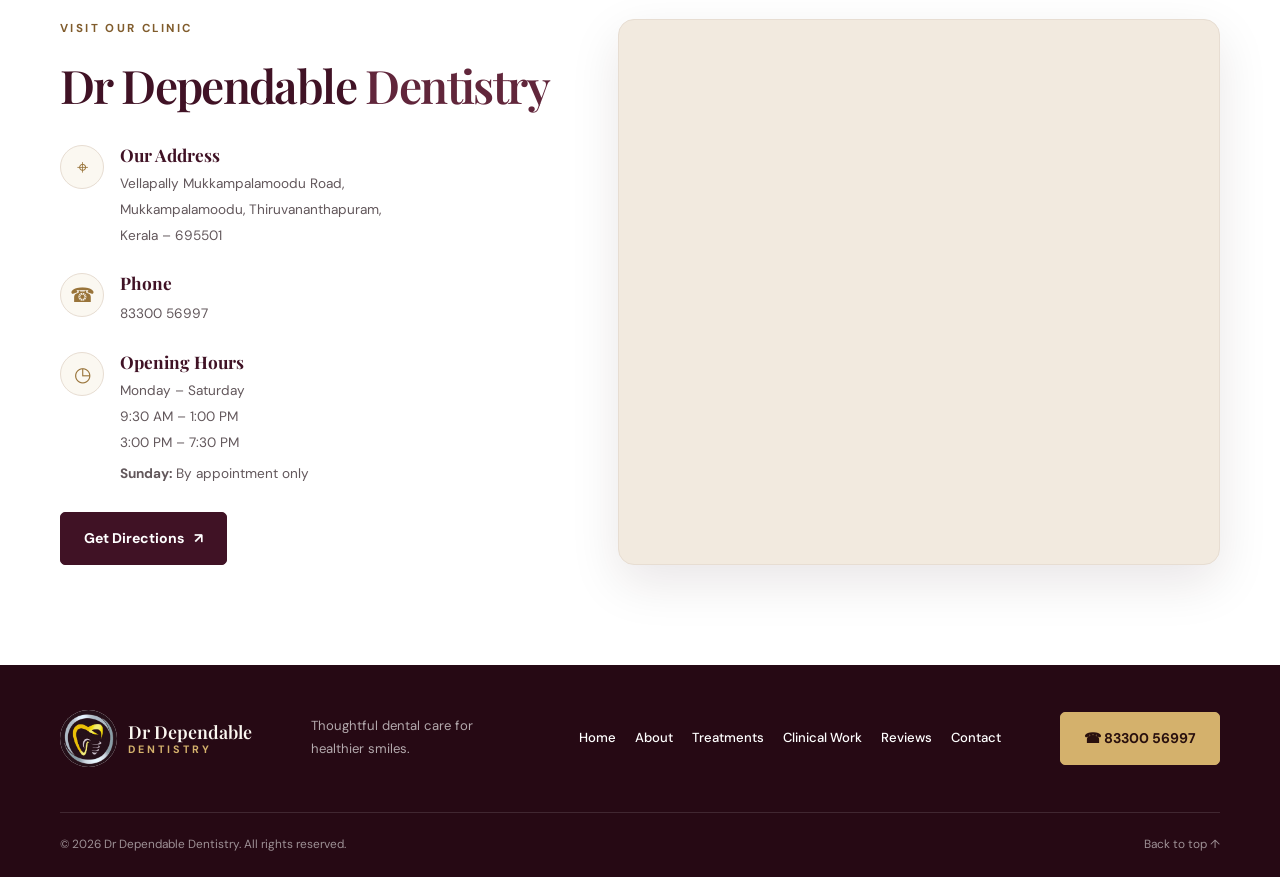
<file: index-latest.html>
<!DOCTYPE html>
<html lang="en">
<head>
  <meta charset="UTF-8">
  <meta name="viewport" content="width=device-width, initial-scale=1.0">

  <title>Dr Dependable Dentistry | Dentist in Mukkampalamoodu</title>
  <meta name="description" content="Dr Dependable Dentistry, led by Dr. Aneesh Dev V A, BDS. Explore cosmetic dentistry, biomimetic dentistry, braces, clear aligners, dental implants and more in Mukkampalamoodu, Thiruvananthapuram.">
  <meta name="theme-color" content="#310b18">

  <link rel="preconnect" href="https://fonts.googleapis.com">
  <link rel="preconnect" href="https://fonts.gstatic.com" crossorigin>
  <link href="https://fonts.googleapis.com/css2?family=DM+Sans:wght@400;500;600;700&family=Playfair+Display:wght@500;600;700&display=swap" rel="stylesheet">

  <link rel="stylesheet" href="style.css">
  <link rel="stylesheet" href="carousel.css">

 <link rel="icon" type="image/svg+xml" href="assets/images/clinic-logo.svg">
</head>

<body>

  <!-- HEADER -->
  <header class="site-header" id="top">
    <div class="container nav-wrapper">

      <a class="brand" href="#top" aria-label="Dr Dependable Dentistry home">
        <img
          src="assets/images/clinic-logo.svg"
          alt="Dr Dependable Dentistry logo"
          class="brand-logo"
        >
        <span class="brand-name">
          <strong>Dr Dependable</strong>
          <span>DENTISTRY</span>
        </span>
      </a>

      <button
        class="menu-toggle"
        id="menu-toggle"
        aria-label="Open navigation menu"
        aria-expanded="false"
        aria-controls="main-nav"
      >
        <span></span>
        <span></span>
        <span></span>
      </button>

      <nav class="main-nav" id="main-nav">
        <a href="#top">Home</a>
        <a href="#about">About</a>
        <a href="#treatments">Treatments</a>
        <a href="#clinical-work">Clinical Work</a>
        <a href="#patient-reviews">Reviews</a>
        <a href="#why-us">Why Us</a>
        <a href="#contact">Contact</a>
      </nav>

      <a class="button button-gold header-call" href="tel:+918330056997">
        <span aria-hidden="true">☎</span>
        83300 56997
      </a>

    </div>
  </header>


  <main>

    <!-- HERO -->
    <section class="hero">
      <div class="hero-glow"></div>

      <div class="container hero-grid">

        <div class="hero-content">
          <p class="eyebrow">HEALTHY TEETH · CONFIDENT SMILES</p>

          <h1>
            Your Smile Deserves
            <span>Care You Can Trust.</span>
          </h1>

          <p class="hero-description">
            Personalised dental care to help you maintain healthy teeth,
            restore your smile, and feel confident about your oral health.
          </p>

          <div class="doctor-credential">
            <span class="credential-icon" aria-hidden="true">✦</span>
            <div>
              <strong class="doctor-name-nowrap">Dr. Aneesh Dev V A, BDS</strong>
              <span>Chief Dental Surgeon</span>
            </div>
          </div>

          <div class="hero-actions">
            <a
              class="button button-gold"
              href="https://wa.me/918330056997?text=Hello%2C%20I%20would%20like%20to%20enquire%20about%20an%20appointment%20at%20Dr%20Dependable%20Dentistry."
              target="_blank"
              rel="noopener noreferrer"
            >
              Book an Appointment <span aria-hidden="true">↗</span>
            </a>

            <a class="button button-outline" href="#treatments">
              Explore Treatments <span aria-hidden="true">→</span>
            </a>
          </div>

          <p class="hero-location">
            <span aria-hidden="true">⌖</span>
            Mukkampalamoodu, Thiruvananthapuram
          </p>
        </div>

        <div class="hero-visual">
          <div class="hero-image-frame">
            <img
              src="assets/images/treatments/cosmetic.webp"
              alt="Smiling patient receiving gentle dental care"
              class="hero-clinic-image"
              width="1672"
              height="941"
              fetchpriority="high"
            >
          </div>

          <div class="hero-image-caption">
            <span class="caption-mark">✧</span>
            <div>
              <strong>Thoughtful Dental Care</strong>
              <span>For healthier, happier smiles</span>
            </div>
          </div>

          <div class="hero-decor hero-decor-one"></div>
          <div class="hero-decor hero-decor-two"></div>
        </div>

      </div>
    </section>


    <!-- VALUE STRIP -->
    <section class="value-strip" aria-label="Our approach">
      <div class="container value-grid">

        <div class="value-item">
          <span class="value-icon" aria-hidden="true">♡</span>
          <span>Personalised<br>Dental Care</span>
        </div>

        <div class="value-item">
          <span class="value-icon" aria-hidden="true">✧</span>
          <span>Focus on<br>Natural Teeth</span>
        </div>

        <div class="value-item">
          <span class="value-icon" aria-hidden="true">✦</span>
          <span>Comprehensive<br>Treatment Options</span>
        </div>

        <div class="value-item">
          <span class="value-icon" aria-hidden="true">◇</span>
          <span>Long-Term Oral<br>Health</span>
        </div>

      </div>
    </section>


    <!-- TREATMENTS -->
    <section class="section treatments-section" id="treatments">
      <div class="container">

        <div class="section-heading">
          <p class="eyebrow eyebrow-dark">OUR TREATMENTS</p>
          <h2>Complete Dental Care <span>for Every Smile</span></h2>
          <p>
            Explore our dental services to find the right starting point
            for your oral health needs.
          </p>
        </div>

        <div class="treatment-grid">

          <article class="treatment-card">
            <div class="treatment-art art-smile"><img src="assets/images/treatments/cosmetic.webp" alt="" loading="lazy" width="960" height="720"></div>
            <div class="treatment-card-content">
              <span class="card-number">01 / COSMETIC</span>
              <h3>Cosmetic Dentistry</h3>
              <p>
                Explore treatment options designed to enhance the appearance
                of your teeth and smile.
              </p>
              <a href="#contact" class="text-link">Enquire now <span>→</span></a>
            </div>
          </article>

          <article class="treatment-card featured-card">
            <div class="treatment-art art-biomimetic"><img src="assets/images/treatments/biomimetic.webp" alt="" loading="lazy" width="960" height="720"></div>
            <div class="treatment-card-content">
              <span class="card-number">02 / TOOTH PRESERVATION</span>
              <h3>Biomimetic Dentistry</h3>
              <p>
                A restorative approach that aims to replicate natural tooth
                structure while conserving healthy tissue where appropriate.
              </p>
              <a href="#biomimetic" class="text-link">Discover more <span>→</span></a>
            </div>
          </article>

          <article class="treatment-card">
            <div class="treatment-art art-orthodontics"><img src="assets/images/treatments/orthodontic.webp" alt="" loading="lazy" width="960" height="720"></div>
            <div class="treatment-card-content">
              <span class="card-number">03 / ALIGNMENT</span>
              <h3>Orthodontic Treatment</h3>
              <p>
                Explore braces and clear aligners to improve tooth alignment
                and your bite.
              </p>
              <a href="#contact" class="text-link">Enquire now <span>→</span></a>
            </div>
          </article>

          <article class="treatment-card">
            <div class="treatment-art art-implants"><img src="assets/images/treatments/implants.webp" alt="" loading="lazy" width="960" height="720"></div>
            <div class="treatment-card-content">
              <span class="card-number">04 / TOOTH REPLACEMENT</span>
              <h3>Dental Implants</h3>
              <p>
                Explore implant-supported options for replacing missing teeth
                and restoring function.
              </p>
              <a href="#contact" class="text-link">Enquire now <span>→</span></a>
            </div>
          </article>

          <article class="treatment-card">
            <div class="treatment-art art-prosthodontics"><img src="assets/images/treatments/prosthodontic.webp" alt="" loading="lazy" width="960" height="720"></div>
            <div class="treatment-card-content">
              <span class="card-number">05 / RESTORATION</span>
              <h3>Prosthodontic Treatment</h3>
              <p>
                Customised solutions for restoring or replacing damaged
                and missing teeth.
              </p>
              <a href="#contact" class="text-link">Enquire now <span>→</span></a>
            </div>
          </article>

          <article class="treatment-card">
            <div class="treatment-art art-endodontics"><img src="assets/images/treatments/endodontic.webp" alt="" loading="lazy" width="960" height="720"></div>
            <div class="treatment-card-content">
              <span class="card-number">06 / ROOT CANAL CARE</span>
              <h3>Endodontic Treatment</h3>
              <p>
                Treatment for conditions affecting the inner tissues
                of teeth, including root canal treatment when indicated.
              </p>
              <a href="#contact" class="text-link">Enquire now <span>→</span></a>
            </div>
          </article>

          <article class="treatment-card">
            <div class="treatment-art art-surgery"><img src="assets/images/treatments/oral-surgery.webp" alt="" loading="lazy" width="960" height="720"></div>
            <div class="treatment-card-content">
              <span class="card-number">07 / ORAL HEALTH</span>
              <h3>Oral Surgery</h3>
              <p>
                Dental surgical procedures for selected conditions affecting
                the teeth and surrounding oral structures.
              </p>
              <a href="#contact" class="text-link">Enquire now <span>→</span></a>
            </div>
          </article>

          <article class="treatment-card">
            <div class="treatment-art art-periodontal"><img src="assets/images/treatments/periodontal.webp" alt="" loading="lazy" width="960" height="720"></div>
            <div class="treatment-card-content">
              <span class="card-number">08 / GUM HEALTH</span>
              <h3>Periodontal Treatment</h3>
              <p>
                Care for the gums and supporting structures of your teeth,
                including gum disease management.
              </p>
              <a href="#contact" class="text-link">Enquire now <span>→</span></a>
            </div>
          </article>

          <article class="treatment-card preventive-card">
            <div class="treatment-art art-preventive"><img src="assets/images/treatments/preventive.webp" alt="" loading="lazy" width="960" height="720"></div>
            <div class="treatment-card-content">
              <span class="card-number">09 / PREVENTION</span>
              <h3>Preventive Dentistry</h3>
              <p>
                Support your oral health with routine examinations,
                personalised guidance, and preventive care.
              </p>
              <a href="#contact" class="text-link">Plan a visit <span>→</span></a>
            </div>
          </article>

        </div>
      </div>
    </section>




    <!-- CLINICAL GALLERY -->
    <section class="section clinical-gallery-section" id="clinical-work" aria-labelledby="clinical-gallery-title">
      <div class="container">
        <div class="section-heading clinical-gallery-heading" data-reveal>
          <p class="eyebrow eyebrow-dark">A CLOSER LOOK AT OUR WORK</p>
          <h2 id="clinical-gallery-title">Care with <span>precision and purpose</span></h2>
          <p>Clinical photographs shared by Dr. Aneesh. Every treatment plan is individual, and outcomes vary by patient.</p>
        </div>
        <div class="gallery-toolbar">
          <p class="gallery-note"><span class="gallery-note-mark"></span> Clinical work · Dr. Aneesh Dev V A</p>
          <div class="gallery-controls" aria-label="Clinical gallery controls">
            <button class="gallery-arrow" type="button" data-gallery-prev aria-label="Scroll clinical gallery left">←</button>
            <button class="gallery-arrow" type="button" data-gallery-next aria-label="Scroll clinical gallery right">→</button>
          </div>
        </div>
        <div class="clinical-gallery-track" data-gallery-track tabindex="0" aria-label="Clinical work gallery. Swipe horizontally to browse cases.">
          <article class="case-card" data-reveal>
            <div class="case-image-wrap case-pair-image"><img src="assets/images/cases/biomimetic-molar.webp" alt="Close-up clinical photograph of a tooth restored with rubber dam isolation" loading="lazy" width="1080" height="1080"><span class="case-index">01</span></div>
            <div class="case-card-copy"><p class="case-category">TOOTH PRESERVATION</p><h3>Biomimetic Dentistry</h3><p>A close-up view of rubber dam isolation during a restorative procedure.</p></div>
          </article>
          <article class="case-card" data-reveal>
            <div class="case-image-wrap case-pair-image"><img src="assets/images/cases/smile-design.webp" alt="Smile designing case: original smile before treatment on the left and post-treatment smile on the right" loading="lazy" width="1800" height="420"><span class="case-index">02</span><span class="case-state case-state-before">Before</span><span class="case-state case-state-after">After</span></div>
            <div class="case-card-copy"><p class="case-category">SMILE DESIGNING</p><h3>Smile Designing</h3><p>A smile-focused clinical case shared by the treating dentist.</p></div>
          </article>
          <article class="case-card" data-reveal>
            <div class="case-image-wrap case-pair-image"><img src="assets/images/cases/orthodontic-treatment.webp" alt="Orthodontic treatment case with pre-treatment and later smile photographs" loading="lazy" width="1252" height="390"><span class="case-index">03</span><span class="case-state case-state-before">Before</span><span class="case-state case-state-after">After</span></div>
            <div class="case-card-copy"><p class="case-category">TOOTH ALIGNMENT</p><h3>Orthodontic Treatment</h3><p>Clinical photographs illustrating an orthodontic treatment case.</p></div>
          </article>
          <article class="case-card" data-reveal>
            <div class="case-image-wrap case-pair-image"><img src="assets/images/cases/prosthodontic-treatment.webp" alt="Prosthodontic case showing the patient's smile before and after rehabilitation" loading="lazy" width="1252" height="390"><span class="case-index">04</span><span class="case-state case-state-before">Before</span><span class="case-state case-state-after">After</span></div>
            <div class="case-card-copy"><p class="case-category">PROSTHODONTICS</p><h3>Complete Smile Rehabilitation</h3><p>A prosthodontic case focused on restoring appearance and function.</p></div>
          </article>
          <article class="case-card" data-reveal>
            <div class="case-image-wrap case-pair-image"><img src="assets/images/cases/cosmetic-dentistry.webp" alt="Cosmetic dentistry case with before and after smile photographs" loading="lazy" width="1252" height="390"><span class="case-index">05</span><span class="case-state case-state-before">Before</span><span class="case-state case-state-after">After</span></div>
            <div class="case-card-copy"><p class="case-category">COSMETIC DENTISTRY</p><h3>Cosmetic Dentistry</h3><p>A clinic-shared case showing a change in the appearance of the smile.</p></div>
          </article>
          <article class="case-card" data-reveal>
            <div class="case-image-wrap case-pair-image"><img src="assets/images/cases/cosmetic-smile-restoration.webp" alt="Cosmetic smile restoration case, before and after photographs" loading="lazy" width="1252" height="390"><span class="case-index">06</span><span class="case-state case-state-before">Before</span><span class="case-state case-state-after">After</span></div>
            <div class="case-card-copy"><p class="case-category">COSMETIC DENTISTRY</p><h3>Smile Restoration</h3><p>Another smile-focused clinical case provided by the clinic.</p></div>
          </article>
        </div>
        <p class="gallery-disclaimer">Patient photographs are shown for general information. Individual suitability and results vary and should be discussed with the dentist.</p>
      </div>
    </section>

    <!-- PATIENT REVIEWS -->
    <section class="section reviews-section" id="patient-reviews" aria-labelledby="reviews-title">
      <div class="container reviews-intro" data-reveal>
        <p class="eyebrow eyebrow-dark">PATIENT EXPERIENCES</p>
        <h2 id="reviews-title">Kind words. <span>Trusted care.</span></h2>
        <p>Experiences shared by patients of Dr. Dependable Dentistry.</p>
      </div>
      <div class="reviews-marquee" aria-label="Patient reviews scrolling horizontally">
        <div class="reviews-lane reviews-lane-forward">
          <div class="reviews-track">
            <article class="review-card"><div class="review-stars" aria-label="5 out of 5 stars">★★★★★</div><blockquote>“Dr. Aneesh Dev is super friendly and made me feel comfortable. Explained my treatment options clearly and was very patient.”</blockquote><div class="review-attribution"><span class="review-avatar">J</span><span><strong>Jinu R_s</strong><small>Google review · 6 months ago</small></span></div></article>
            <article class="review-card"><div class="review-stars" aria-label="5 out of 5 stars">★★★★★</div><blockquote>“Honestly one of the best experiences I’ve had at any dental/medical clinic. Got my root canal treatment done. Professionally done, wonderful experience.”</blockquote><div class="review-attribution"><span class="review-avatar">S</span><span><strong>saisooriya</strong><small>Google review · 2 years ago</small></span></div></article>
            <article class="review-card"><div class="review-stars" aria-label="5 out of 5 stars">★★★★★</div><blockquote>“I came all the way from Telangana… Doctor was so caring and done my root canal treatment in a single day without any pain.”</blockquote><div class="review-attribution"><span class="review-avatar">N</span><span><strong>Neerudi Siddu</strong><small>Google review · 2 months ago</small></span></div></article>
            <article class="review-card"><div class="review-stars" aria-label="5 out of 5 stars">★★★★★</div><blockquote>“Doctor was professional, friendly and made me feel comfortable throughout my visit. The clinic is an excellent choice.”</blockquote><div class="review-attribution"><span class="review-avatar">P</span><span><strong>Painkili T</strong><small>Google review · 2 months ago</small></span></div></article>
          </div>
        </div>
        <div class="reviews-lane reviews-lane-reverse">
          <div class="reviews-track">
            <article class="review-card"><div class="review-stars" aria-label="5 out of 5 stars">★★★★★</div><blockquote>“I visited this clinic after I had severe teeth pain. I am afraid of injections, but doctor made me feel comfortable and the treatment was painless.”</blockquote><div class="review-attribution"><span class="review-avatar">M</span><span><strong>Meenu Roy</strong><small>Google review · 2 months ago</small></span></div></article>
            <article class="review-card"><div class="review-stars" aria-label="5 out of 5 stars">★★★★★</div><blockquote>“I had a wonderful experience at Dr Dependable Dentistry. The doctor was professional, friendly and made me feel comfortable throughout my visit.”</blockquote><div class="review-attribution"><span class="review-avatar">P</span><span><strong>Painkili T</strong><small>Google review · 2 months ago</small></span></div></article>
            <article class="review-card"><div class="review-stars" aria-label="5 out of 5 stars">★★★★★</div><blockquote>“Dr. Aneesh Dev is super friendly… Explained my treatment options clearly and was very patient. Great experience overall.”</blockquote><div class="review-attribution"><span class="review-avatar">J</span><span><strong>Jinu R_s</strong><small>Google review · 6 months ago</small></span></div></article>
            <article class="review-card"><div class="review-stars" aria-label="5 out of 5 stars">★★★★★</div><blockquote>“One of the best experiences I’ve had at any dental/medical clinic. Root canal treatment was professionally done.”</blockquote><div class="review-attribution"><span class="review-avatar">S</span><span><strong>saisooriya</strong><small>Google review · 2 years ago</small></span></div></article>
          </div>
        </div>
      </div>
      <div class="container reviews-footer"><span class="reviews-footnote">Review excerpts reproduced from clinic-provided screenshots.</span><a class="text-link" href="https://www.google.com/search?q=Dr+Dependable+Dentistry+Mukkampalamoodu+reviews" target="_blank" rel="noopener noreferrer">Find us on Google <span>↗</span></a></div>
    </section>


    <!-- ABOUT -->
    <section class="section about-section" id="about">
      <div class="container about-grid">

        <div class="about-visual">
          <div class="about-image-placeholder">
            <div class="about-emblem">
              <img
                src="assets/images/clinic-logo.svg"
                alt=""
                loading="lazy"
              >
            </div>
            <span class="about-image-label">DR DEPENDABLE DENTISTRY</span>
            <p>Thoughtful care for healthier smiles.</p>
          </div>
          <div class="about-accent"></div>
        </div>

        <div class="about-content">
          <p class="eyebrow eyebrow-dark">ABOUT OUR CLINIC</p>
          <h2>Thoughtful Care.<br><span>Healthier Smiles.</span></h2>

          <p>
            At Dr Dependable Dentistry, we believe good dental care starts
            with understanding your needs.
          </p>

          <p>
            We offer a range of dental treatment options focused on
            maintaining oral health, restoring function, and enhancing
            the appearance of your smile.
          </p>

          <p>
            Whether you need preventive care, have a dental concern, or
            want to explore ways to improve your smile, we're here to
            help you understand your options.
          </p>

          <a
            class="button button-maroon"
            href="https://wa.me/918330056997?text=Hello%2C%20I%20would%20like%20to%20know%20more%20about%20Dr%20Dependable%20Dentistry."
            target="_blank"
            rel="noopener noreferrer"
          >
            Get in Touch <span>→</span>
          </a>
        </div>

      </div>
    </section>


    <!-- WHY US -->
    <section class="section why-section" id="why-us">
      <div class="container">

        <div class="section-heading section-heading-light">
          <p class="eyebrow">WHY DR DEPENDABLE DENTISTRY</p>
          <h2>Your Dental Health, <span>Our Priority</span></h2>
          <p>
            A patient-focused approach to everyday dental care
            and treatment planning.
          </p>
        </div>

        <div class="benefits-grid">

          <article class="benefit">
            <span class="benefit-icon" aria-hidden="true">♡</span>
            <h3>Personalised<br>Dental Care</h3>
            <p>Care guided by your individual needs and concerns.</p>
          </article>

          <article class="benefit">
            <span class="benefit-icon" aria-hidden="true">✧</span>
            <h3>Natural Tooth<br>Preservation</h3>
            <p>A focus on conserving healthy tooth structure where appropriate.</p>
          </article>

          <article class="benefit">
            <span class="benefit-icon" aria-hidden="true">◇</span>
            <h3>Comprehensive<br>Services</h3>
            <p>A range of preventive, restorative, and cosmetic treatments.</p>
          </article>

          <article class="benefit">
            <span class="benefit-icon" aria-hidden="true">☷</span>
            <h3>Informed<br>Decisions</h3>
            <p>Understand your options before deciding on treatment.</p>
          </article>

          <article class="benefit">
            <span class="benefit-icon" aria-hidden="true">♡</span>
            <h3>Long-Term<br>Oral Health</h3>
            <p>Guidance to support good oral hygiene and ongoing care.</p>
          </article>

        </div>
      </div>
    </section>


    <!-- DOCTOR PROFILE -->
    <section class="section doctor-section" id="doctor">
      <div class="container doctor-grid">

        <div class="doctor-profile-image">
          <img
            src="assets/images/dr-aneesh-dev.webp"
            alt="Dr. Aneesh Dev V A, BDS"
            width="921"
            height="2048"
            loading="lazy"
          >
          <div class="doctor-photo-caption">
            <span>YOUR DENTAL CARE</span>
            <strong>Starts with a conversation.</strong>
          </div>
        </div>

        <div class="doctor-profile-content">
          <p class="eyebrow eyebrow-dark">MEET YOUR DENTIST</p>
          <h2>Dr. Aneesh Dev V A</h2>
          <p class="doctor-role">BDS <span class="role-separator">·</span> Chief Dental Surgeon</p>
          <div class="gold-divider"></div>

          <p class="doctor-intro">
            Good dental care starts with listening. Dr. Aneesh Dev V A helps
            patients understand their concerns, explore suitable treatment
            options, and make informed decisions about their oral health.
          </p>

          <h3 class="doctor-care-heading">A thoughtful approach to your care</h3>
          <ul class="doctor-care-list">
            <li><span aria-hidden="true">✓</span> Understanding your concerns and priorities</li>
            <li><span aria-hidden="true">✓</span> Explaining appropriate treatment options</li>
            <li><span aria-hidden="true">✓</span> Supporting preventive and restorative dental care</li>
          </ul>

          <a
            class="button button-gold doctor-appointment-button"
            href="https://wa.me/918330056997?text=Hello%2C%20I%20would%20like%20to%20book%20an%20appointment%20with%20Dr.%20Aneesh."
            target="_blank"
            rel="noopener noreferrer"
          >
            Schedule Your Visit <span>→</span>
          </a>
        </div>

      </div>
    </section>


    <!-- BIOMIMETIC FEATURE -->
    <section class="biomimetic-section" id="biomimetic">
      <div class="container biomimetic-grid">

        <div class="biomimetic-content">
          <p class="eyebrow">FEATURED TREATMENT</p>
          <h2>Discover <span>Biomimetic Dentistry</span></h2>
          <h3>Restorative Care Inspired by Nature</h3>

          <p>
            Biomimetic dentistry aims to restore damaged teeth by
            replicating aspects of their natural structure and function.
          </p>

          <p>
            Where clinically appropriate, this approach focuses on
            preserving healthy tooth tissue while restoring the tooth's
            integrity. Suitability depends on an individual dental
            assessment.
          </p>

          <a
            class="button button-gold"
            href="https://wa.me/918330056997?text=Hello%2C%20I%20would%20like%20to%20enquire%20about%20biomimetic%20dentistry."
            target="_blank"
            rel="noopener noreferrer"
          >
            Enquire About Biomimetic Dentistry <span>→</span>
          </a>
        </div>

        <div class="biomimetic-visual" aria-hidden="true">
          <div class="tooth-symbol">✧</div>
          <div class="tooth-orbit orbit-one"></div>
          <div class="tooth-orbit orbit-two"></div>
          <div class="biomimetic-note">
            <span>01</span>
            <p>Preserving healthy tooth structure where appropriate</p>
          </div>
          <div class="biomimetic-note">
            <span>02</span>
            <p>Restoring tooth function</p>
          </div>
        </div>

      </div>
    </section>


    <!-- CTA -->
    <section class="appointment-section">
      <div class="container appointment-content">
        <p class="eyebrow eyebrow-dark">YOUR SMILE MATTERS</p>
        <h2>Ready to Take Care of <span>Your Smile?</span></h2>
        <p>
          Contact Dr Dependable Dentistry to enquire about appointments
          and discuss your dental care needs.
        </p>

        <div class="appointment-actions">
          <a
            class="button button-whatsapp"
            href="https://wa.me/918330056997?text=Hello%2C%20I%20would%20like%20to%20enquire%20about%20an%20appointment%20at%20Dr%20Dependable%20Dentistry."
            target="_blank"
            rel="noopener noreferrer"
          >
            <span aria-hidden="true">◉</span> Book on WhatsApp
          </a>

          <a class="button button-maroon" href="tel:+918330056997">
            <span aria-hidden="true">☎</span> Call 83300 56997
          </a>
        </div>
      </div>
    </section>


    <!-- CONTACT -->
    <section class="section contact-section" id="contact">
      <div class="container contact-grid">

        <div class="contact-content">
          <p class="eyebrow eyebrow-dark">VISIT OUR CLINIC</p>
          <h2>Dr Dependable <span>Dentistry</span></h2>

          <div class="contact-item">
            <span class="contact-icon" aria-hidden="true">⌖</span>
            <div>
              <h3>Our Address</h3>
              <p>
                Vellapally Mukkampalamoodu Road,<br>
                Mukkampalamoodu, Thiruvananthapuram,<br>
                Kerala – 695501
              </p>
            </div>
          </div>

          <div class="contact-item">
            <span class="contact-icon" aria-hidden="true">☎</span>
            <div>
              <h3>Phone</h3>
              <a href="tel:+918330056997">83300 56997</a>
            </div>
          </div>

          <div class="contact-item">
            <span class="contact-icon" aria-hidden="true">◷</span>
            <div>
              <h3>Opening Hours</h3>
              <p>
                Monday – Saturday<br>
                9:30 AM – 1:00 PM<br>
                3:00 PM – 7:30 PM
              </p>
              <p><strong>Sunday:</strong> By appointment only</p>
            </div>
          </div>

          <a
            class="button button-maroon"
            href="https://www.google.com/maps/search/?api=1&query=Dr+Dependable+Dentistry"
            target="_blank"
            rel="noopener noreferrer"
          >
            Get Directions <span>↗</span>
          </a>
        </div>

        <div class="map-container">
          <iframe
            title="Find Dr Dependable Dentistry"
            src="https://www.google.com/maps/embed?pb=!1m18!1m12!1m3!1d3946.591796357864!2d77.04287007501208!3d8.441684391598077!2m3!1f0!2f0!3f0!3m2!1i1024!2i768!4f13.1!3m3!1m2!1s0x3b05afe279ea4247%3A0x64aa53944d86a52!2sDr%20Dependable%20Dentistry!5e0!3m2!1sen!2sin!4v1791836398605!5m2!1sen!2sin"
            width="100%"
            height="100%"
            style="border:0"
            loading="lazy"
            referrerpolicy="no-referrer-when-downgrade"
            allowfullscreen
          ></iframe>
        </div>

      </div>
    </section>

  </main>


  <!-- FOOTER -->
  <footer class="site-footer">
    <div class="container footer-main">

      <a class="brand footer-brand" href="#top">
        <img
          src="assets/images/clinic-logo.svg"
          alt=""
          class="brand-logo"
          loading="lazy"
        >
        <span class="brand-name">
          <strong>Dr Dependable</strong>
          <span>DENTISTRY</span>
        </span>
      </a>

      <p class="footer-tagline">
        Thoughtful dental care for healthier smiles.
      </p>

      <nav class="footer-nav" aria-label="Footer navigation">
        <a href="#top">Home</a>
        <a href="#about">About</a>
        <a href="#treatments">Treatments</a>
        <a href="#clinical-work">Clinical Work</a>
        <a href="#patient-reviews">Reviews</a>
        <a href="#contact">Contact</a>
      </nav>

      <a class="button button-gold" href="tel:+918330056997">
        ☎ 83300 56997
      </a>

    </div>

    <div class="container footer-bottom">
      <p>© <span id="current-year">2026</span> Dr Dependable Dentistry. All rights reserved.</p>
      <a href="#top">Back to top ↑</a>
    </div>
  </footer>


  <!-- MOBILE WHATSAPP BUTTON -->
  <a
    class="floating-whatsapp"
    href="https://wa.me/918330056997?text=Hello%2C%20I%20would%20like%20to%20enquire%20about%20an%20appointment."
    target="_blank"
    rel="noopener noreferrer"
    aria-label="Contact Dr Dependable Dentistry on WhatsApp"
  >
    <span aria-hidden="true">◉</span>
    <span class="floating-whatsapp-text">Book Appointment</span>
  </a>


  <script src="script.js" defer></script>
  <script src="carousel.js" defer></script>
</body>
</html>
</file>
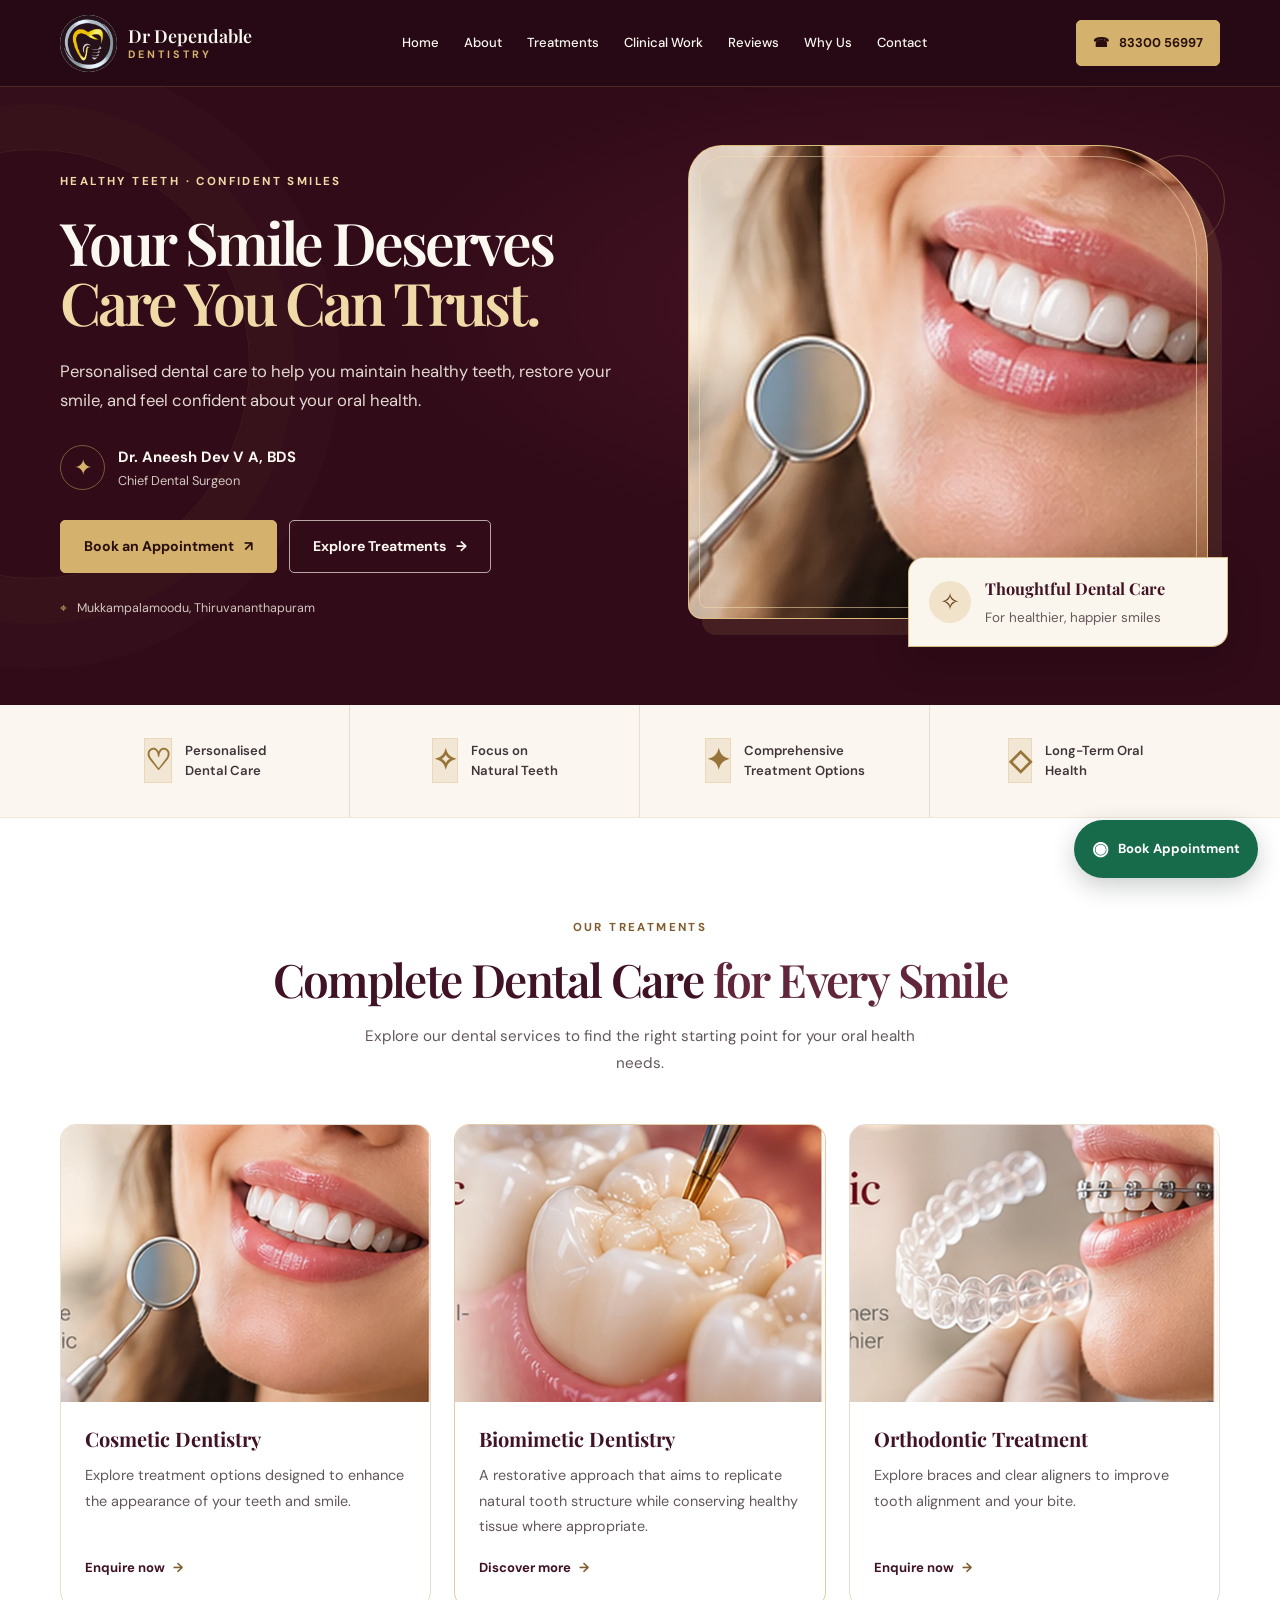
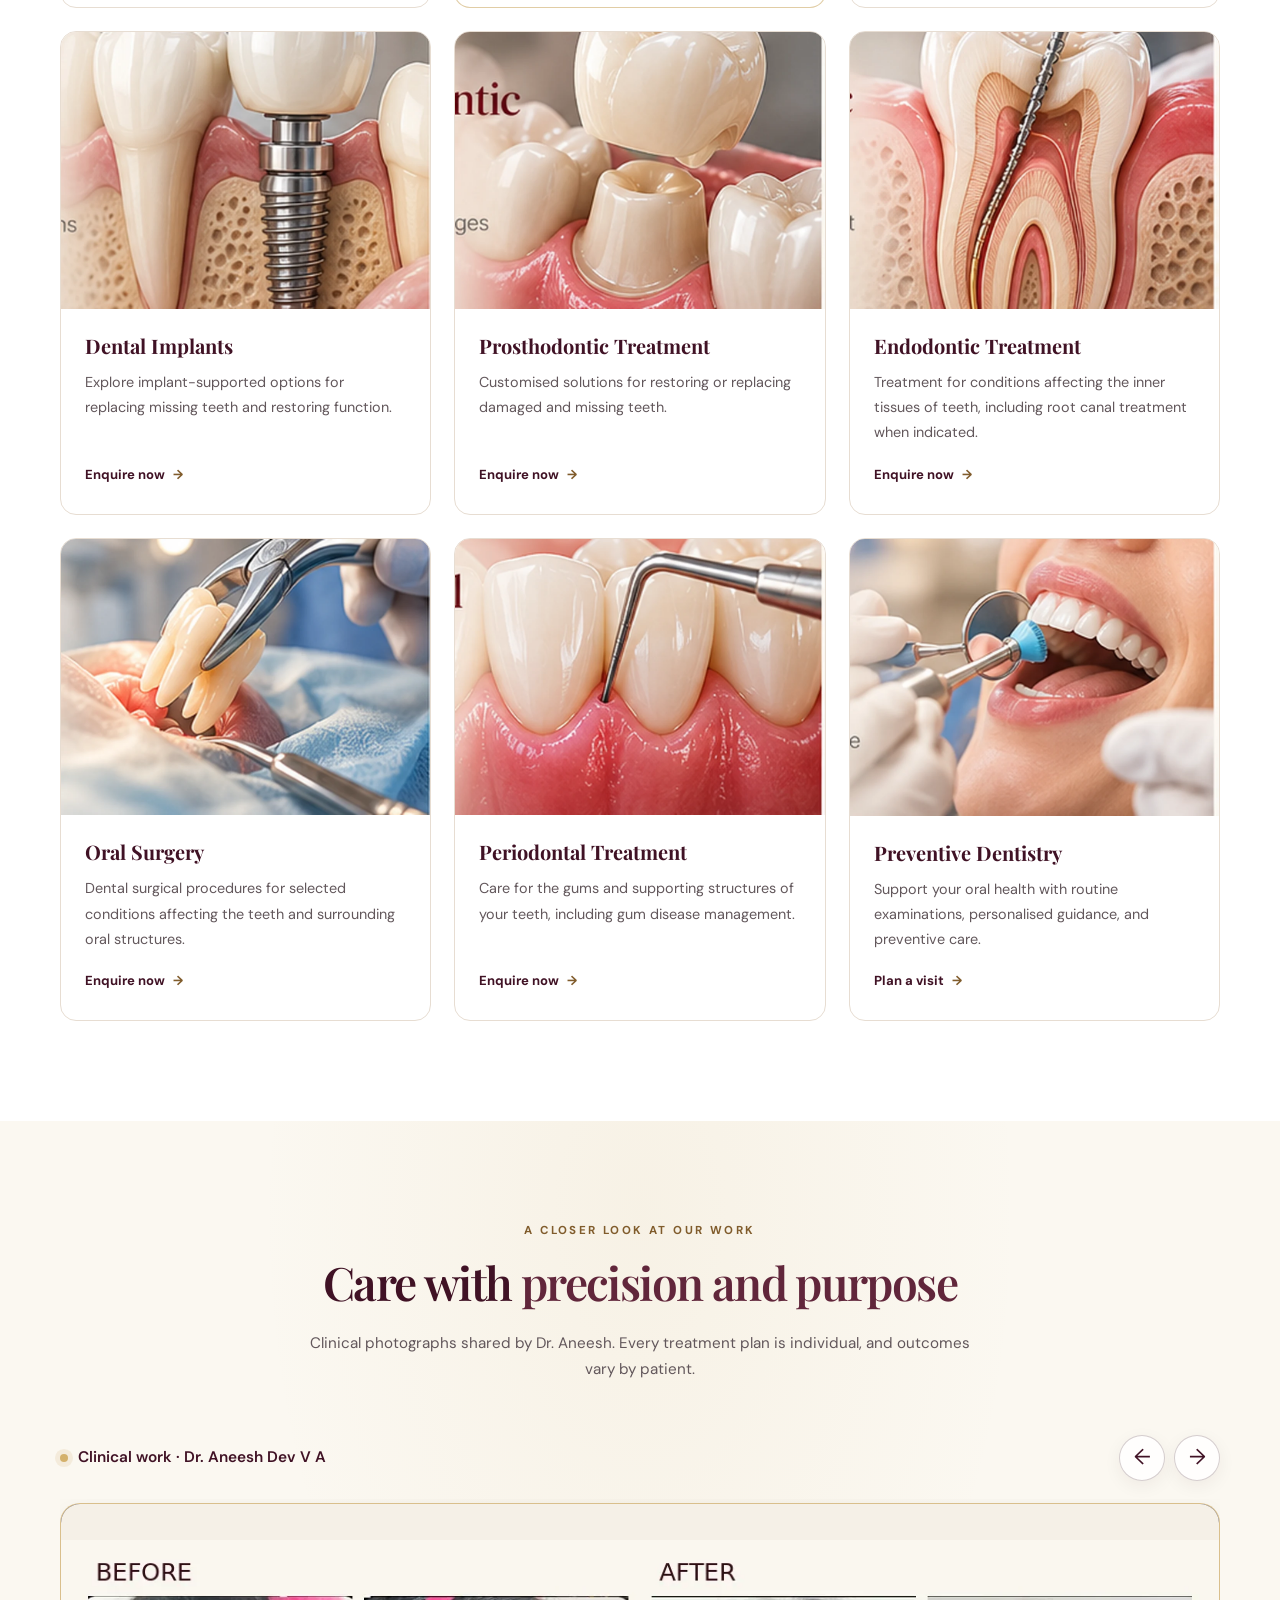
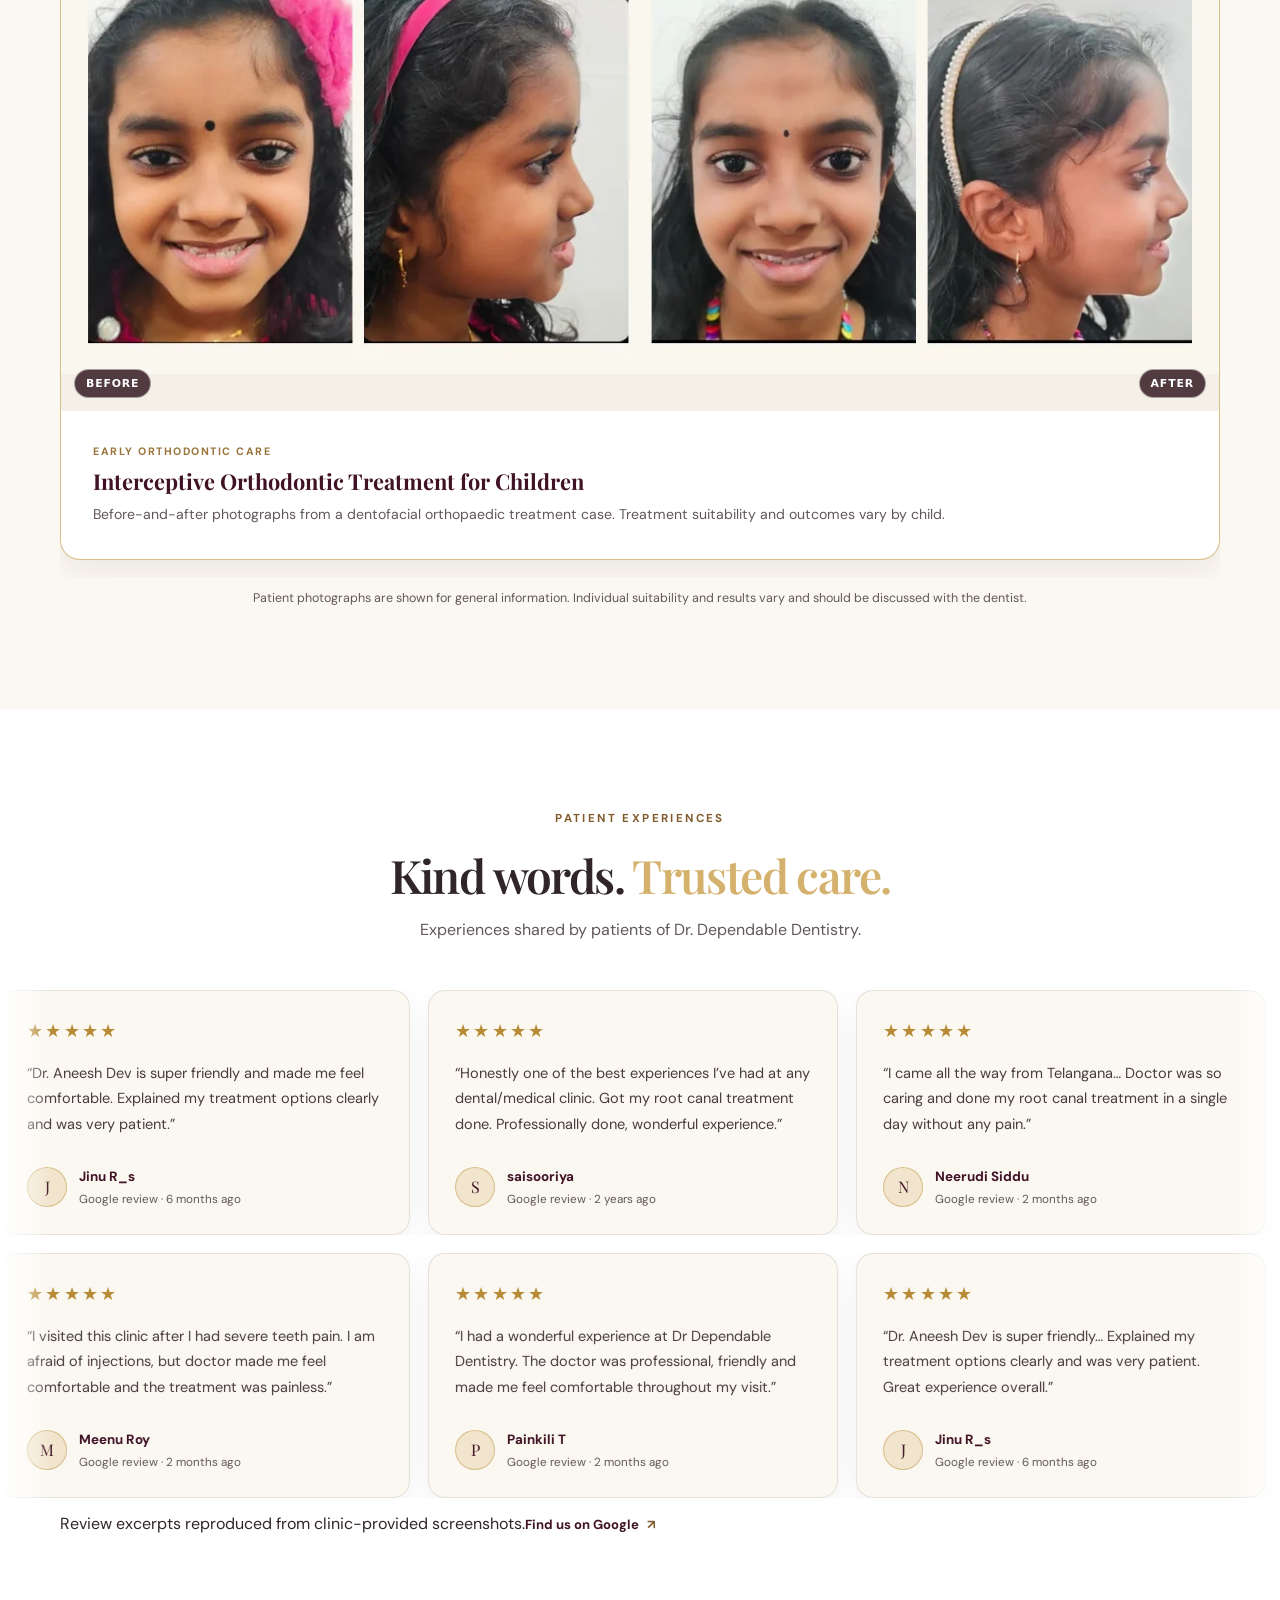
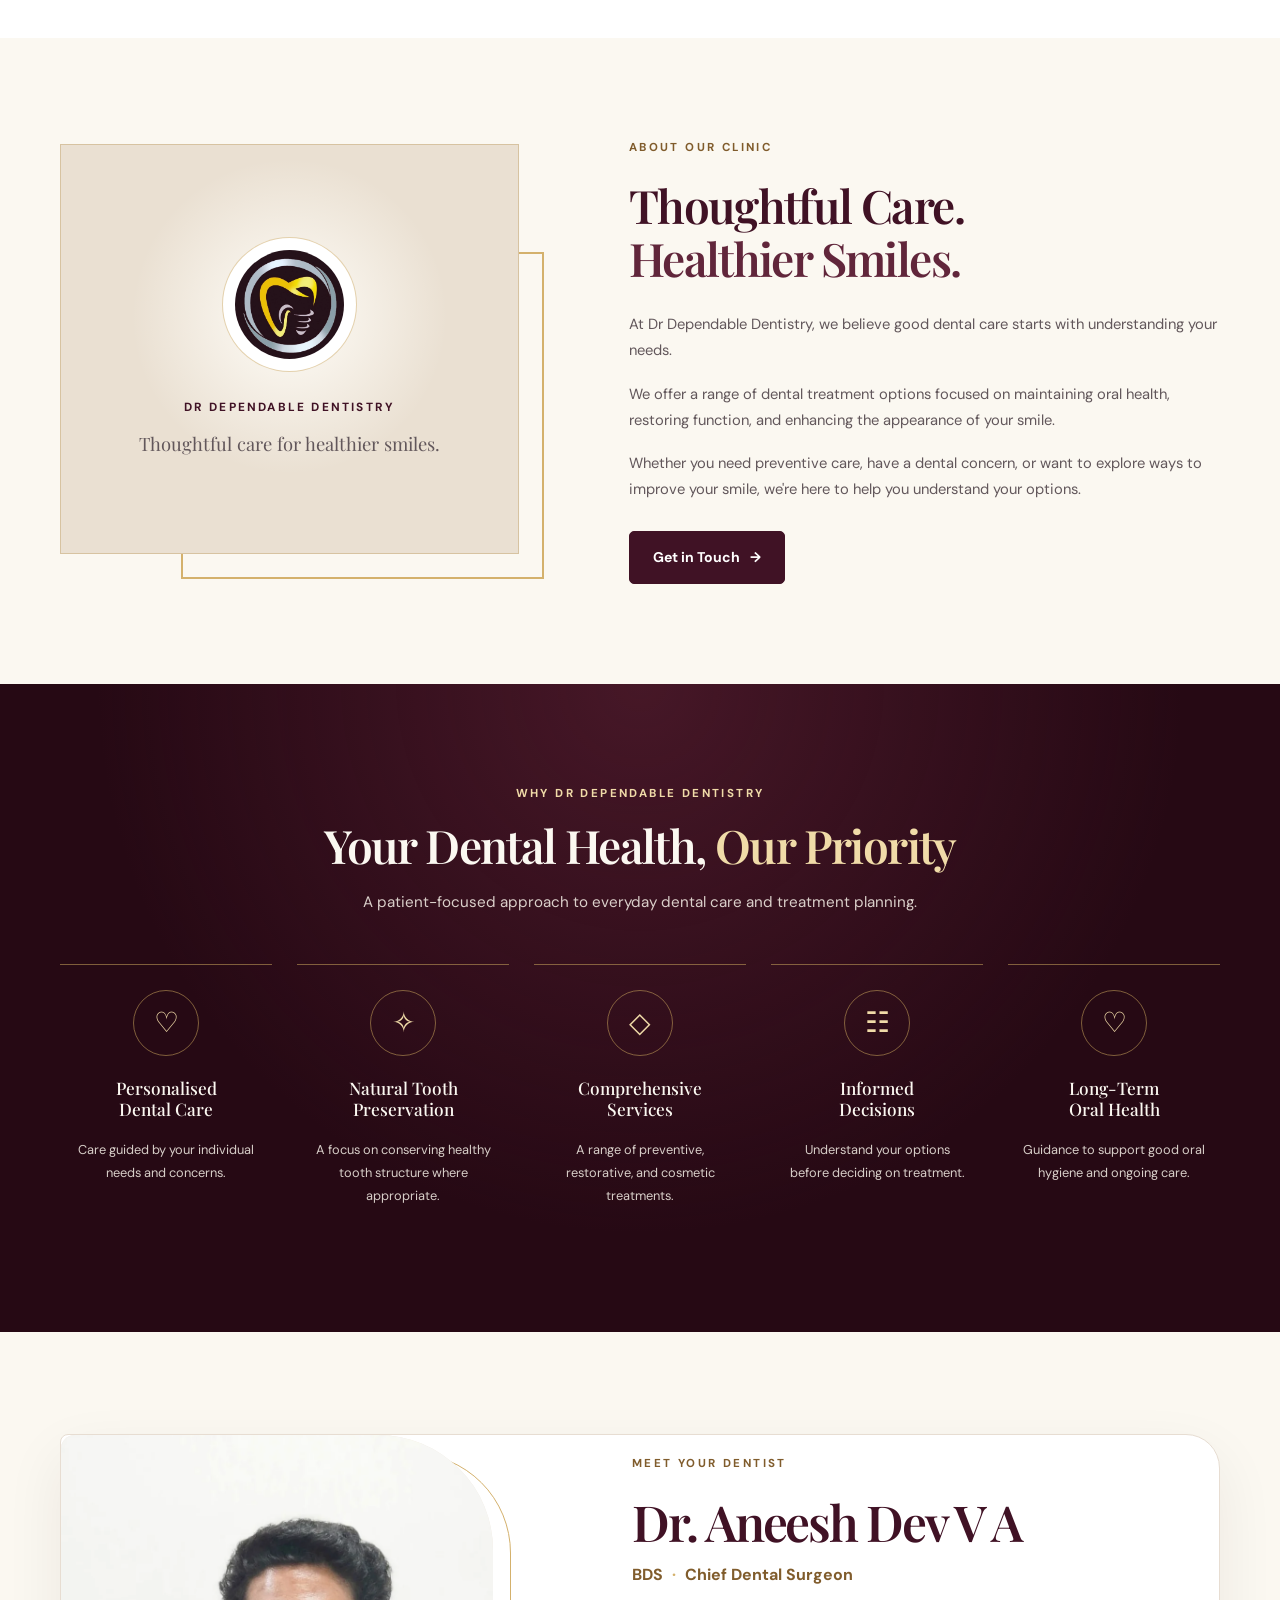
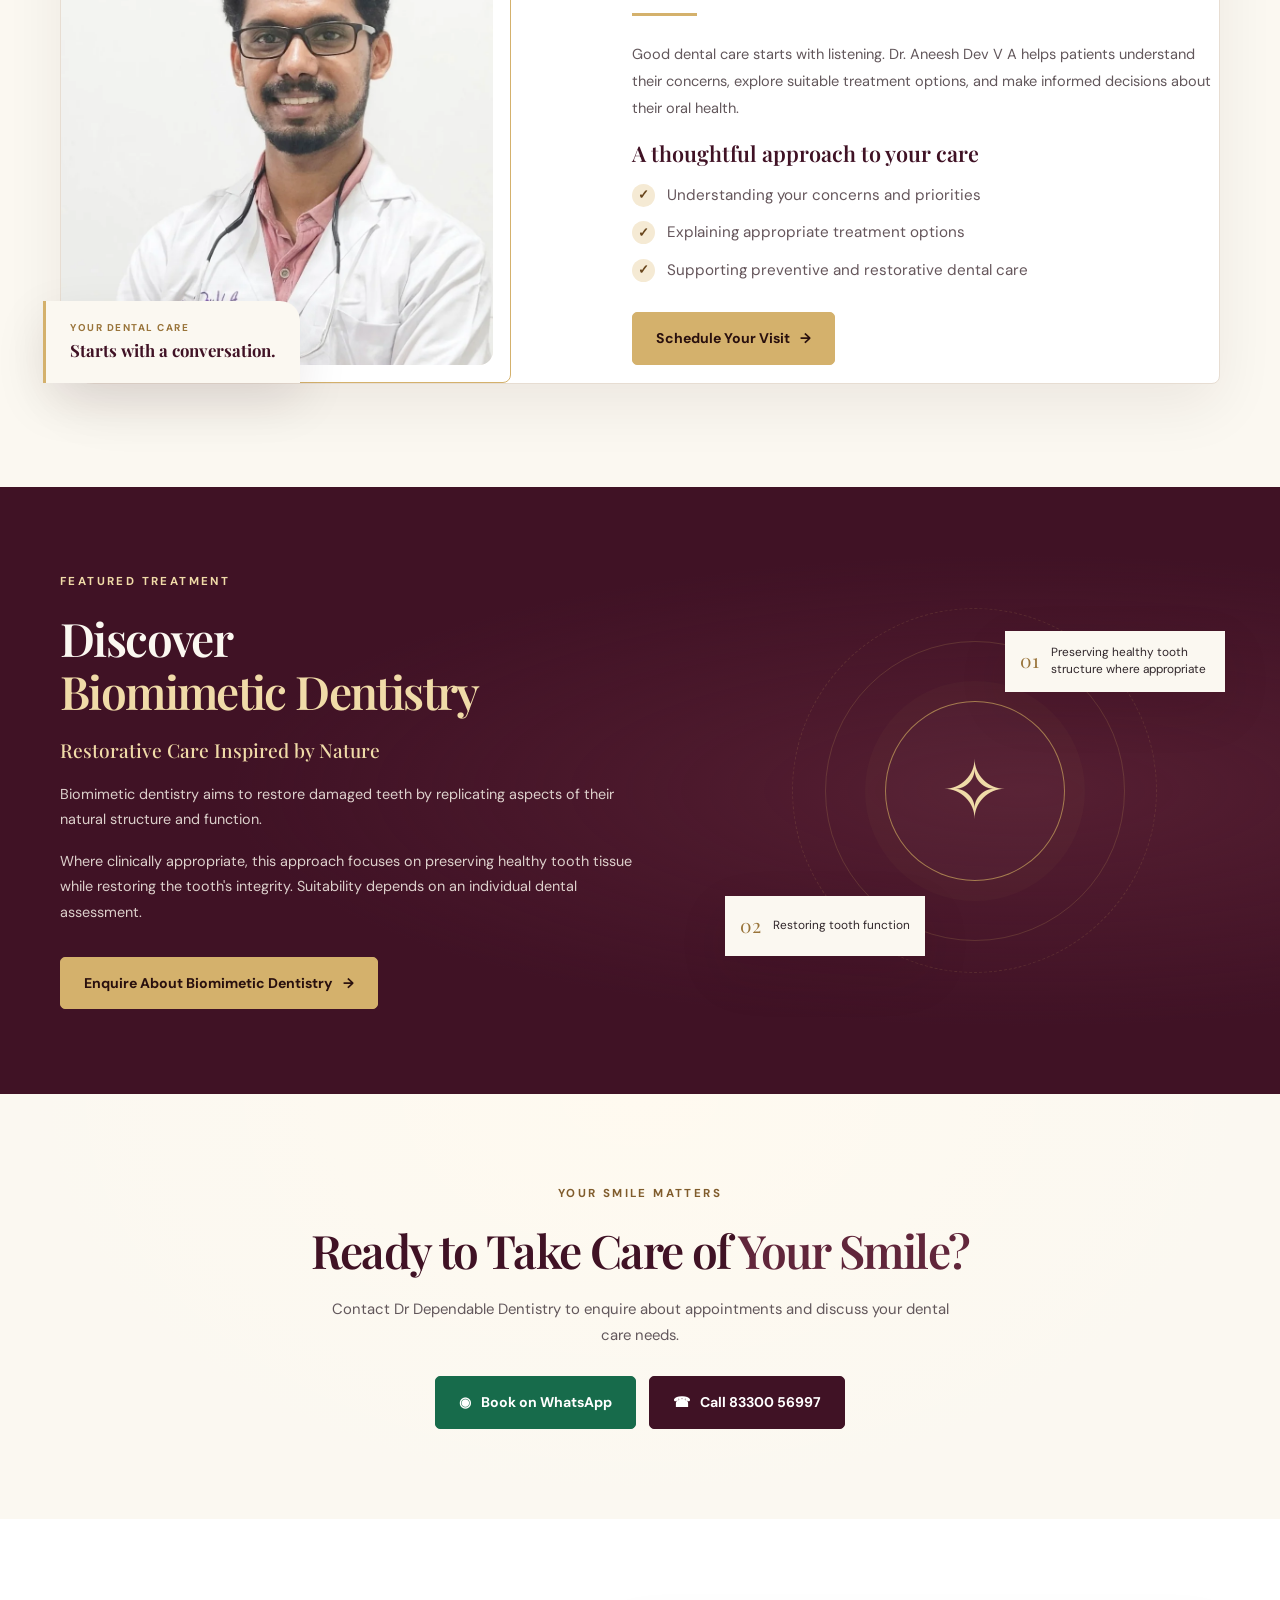
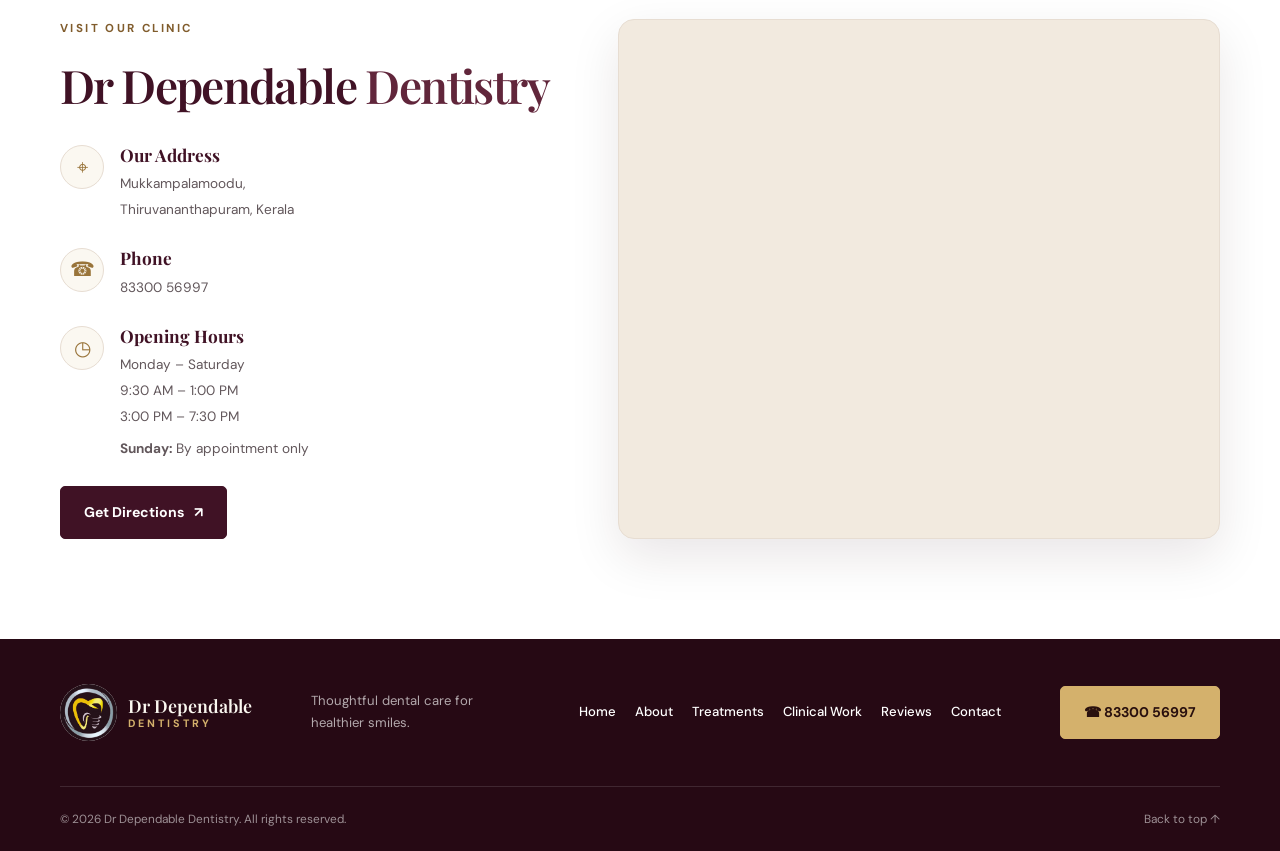
<file: index-seo-updated.html>
<!DOCTYPE html>
<html lang="en">
<head>
  <meta charset="UTF-8">
  <meta name="viewport" content="width=device-width, initial-scale=1.0">

  <title>Dr Dependable Dentistry | Dentist in Thiruvananthapuram</title>
  <meta name="description" content="Visit Dr Dependable Dentistry in Mukkampalamoodu, Thiruvananthapuram, led by Dr. Aneesh Dev V A, BDS. Explore cosmetic, biomimetic, orthodontic, implant and preventive dental care.">
  <meta name="theme-color" content="#310b18">
  <link rel="canonical" href="https://drdependabledentistry.in/">
  <meta name="robots" content="index, follow, max-image-preview:large">

  <meta property="og:type" content="website">
  <meta property="og:site_name" content="Dr Dependable Dentistry">
  <meta property="og:title" content="Dr Dependable Dentistry | Dentist in Thiruvananthapuram">
  <meta property="og:description" content="Personalised dental care in Mukkampalamoodu, Thiruvananthapuram. Explore cosmetic, biomimetic, orthodontic, implant and preventive dental care.">
  <meta property="og:url" content="https://drdependabledentistry.in/">
  <meta property="og:image" content="https://drdependabledentistry.in/assets/images/treatments/cosmetic.webp">
  <meta name="twitter:card" content="summary_large_image">
  <meta name="twitter:title" content="Dr Dependable Dentistry | Dentist in Thiruvananthapuram">
  <meta name="twitter:description" content="Personalised dental care in Mukkampalamoodu, Thiruvananthapuram.">
  <meta name="twitter:image" content="https://drdependabledentistry.in/assets/images/treatments/cosmetic.webp">

  <script type="application/ld+json">
  {
    "@context": "https://schema.org",
    "@type": "Dentist",
    "name": "Dr Dependable Dentistry",
    "url": "https://drdependabledentistry.in/",
    "telephone": "+918330056997",
    "image": "https://drdependabledentistry.in/assets/images/treatments/cosmetic.webp",
    "geo": {
      "@type": "GeoCoordinates",
      "latitude": 8.441684391598049,
      "longitude": 77.04287007477346
    },
    "address": {
      "@type": "PostalAddress",
      "addressLocality": "Mukkampalamoodu",
      "addressRegion": "Kerala",
      "addressCountry": "IN"
    },
    "openingHoursSpecification": [
      {
        "@type": "OpeningHoursSpecification",
        "dayOfWeek": ["Monday", "Tuesday", "Wednesday", "Thursday", "Friday", "Saturday"],
        "opens": "09:30",
        "closes": "13:00"
      },
      {
        "@type": "OpeningHoursSpecification",
        "dayOfWeek": ["Monday", "Tuesday", "Wednesday", "Thursday", "Friday", "Saturday"],
        "opens": "15:00",
        "closes": "19:30"
      }
    ],
    "hasMap": "https://www.google.com/maps/search/?api=1&query=8.441684391598049,77.04287007477346"
  }
  </script>

  <link rel="preconnect" href="https://fonts.googleapis.com">
  <link rel="preconnect" href="https://fonts.gstatic.com" crossorigin>
  <link href="https://fonts.googleapis.com/css2?family=DM+Sans:wght@400;500;600;700&family=Playfair+Display:wght@500;600;700&display=swap" rel="stylesheet">

  <link rel="stylesheet" href="style.css">
  <link rel="stylesheet" href="carousel.css">

 <link rel="icon" type="image/webp" href="assets/images/clinic-logo-correct.webp">
</head>

<body>

  <!-- Lightweight branded intro; content remains available if JavaScript is disabled. -->
  <div class="brand-preloader" id="brand-preloader" role="status" aria-live="polite" aria-label="Loading Dr Dependable Dentistry" data-preloader>
    <div class="brand-preloader__inner">
      <img class="brand-preloader__logo" src="assets/images/clinic-logo-correct.webp" alt="" width="112" height="112" fetchpriority="high">
      <div class="brand-preloader__name">
        <span class="brand-preloader__title">Dr Dependable Dentistry</span>
        <span class="brand-preloader__rule" aria-hidden="true"></span>
        <span class="brand-preloader__caption">Care you can trust</span>
      </div>
      <span class="brand-preloader__progress" aria-hidden="true"><span></span></span>
    </div>
  </div>


  <!-- HEADER -->
  <header class="site-header" id="top">
    <div class="container nav-wrapper">

      <a class="brand" href="#top" aria-label="Dr Dependable Dentistry home">
        <img
          src="assets/images/clinic-logo-correct.webp"
          alt="Dr Dependable Dentistry logo"
          class="brand-logo"
        >
        <span class="brand-name">
          <strong>Dr Dependable</strong>
          <span>DENTISTRY</span>
        </span>
      </a>

      <button
        class="menu-toggle"
        id="menu-toggle"
        aria-label="Open navigation menu"
        aria-expanded="false"
        aria-controls="main-nav"
      >
        <span></span>
        <span></span>
        <span></span>
      </button>

      <nav class="main-nav" id="main-nav">
        <a href="#top">Home</a>
        <a href="#about">About</a>
        <a href="#treatments">Treatments</a>
        <a href="#clinical-work">Clinical Work</a>
        <a href="#patient-reviews">Reviews</a>
        <a href="#why-us">Why Us</a>
        <a href="#contact">Contact</a>
      </nav>

      <a class="button button-gold header-call" href="tel:+918330056997">
        <span aria-hidden="true">☎</span>
        83300 56997
      </a>

    </div>
  </header>


  <main>

    <!-- HERO -->
    <section class="hero">
      <div class="hero-glow"></div>

      <div class="container hero-grid">

        <div class="hero-content">
          <p class="eyebrow">HEALTHY TEETH · CONFIDENT SMILES</p>

          <h1>
            Your Smile Deserves
            <span>Care You Can Trust.</span>
          </h1>

          <p class="hero-description">
            Personalised dental care to help you maintain healthy teeth,
            restore your smile, and feel confident about your oral health.
          </p>

          <div class="doctor-credential">
            <span class="credential-icon" aria-hidden="true">✦</span>
            <div>
              <strong class="doctor-name-nowrap">Dr. Aneesh Dev V A, BDS</strong>
              <span>Chief Dental Surgeon</span>
            </div>
          </div>

          <div class="hero-actions">
            <a
              class="button button-gold"
              href="https://wa.me/918330056997?text=Hello%2C%20I%20would%20like%20to%20enquire%20about%20an%20appointment%20at%20Dr%20Dependable%20Dentistry."
              target="_blank"
              rel="noopener noreferrer"
            >
              Book an Appointment <span aria-hidden="true">↗</span>
            </a>

            <a class="button button-outline" href="#treatments">
              Explore Treatments <span aria-hidden="true">→</span>
            </a>
          </div>

          <p class="hero-location">
            <span aria-hidden="true">⌖</span>
            Mukkampalamoodu, Thiruvananthapuram
          </p>
        </div>

        <div class="hero-visual">
          <div class="hero-image-frame">
            <img
              src="assets/images/treatments/cosmetic.webp"
              alt="Smiling patient receiving gentle dental care"
              class="hero-clinic-image"
              width="1672"
              height="941"
              fetchpriority="high"
            >
          </div>

          <div class="hero-image-caption">
            <span class="caption-mark">✧</span>
            <div>
              <strong>Thoughtful Dental Care</strong>
              <span>For healthier, happier smiles</span>
            </div>
          </div>

          <div class="hero-decor hero-decor-one"></div>
          <div class="hero-decor hero-decor-two"></div>
        </div>

      </div>
    </section>


    <!-- VALUE STRIP -->
    <section class="value-strip" aria-label="Our approach">
      <div class="container value-grid">

        <div class="value-item">
          <span class="value-icon" aria-hidden="true">♡</span>
          <span>Personalised<br>Dental Care</span>
        </div>

        <div class="value-item">
          <span class="value-icon" aria-hidden="true">✧</span>
          <span>Focus on<br>Natural Teeth</span>
        </div>

        <div class="value-item">
          <span class="value-icon" aria-hidden="true">✦</span>
          <span>Comprehensive<br>Treatment Options</span>
        </div>

        <div class="value-item">
          <span class="value-icon" aria-hidden="true">◇</span>
          <span>Long-Term Oral<br>Health</span>
        </div>

      </div>
    </section>


    <!-- TREATMENTS -->
    <section class="section treatments-section" id="treatments">
      <div class="container">

        <div class="section-heading">
          <p class="eyebrow eyebrow-dark">OUR TREATMENTS</p>
          <h2>Complete Dental Care <span>for Every Smile</span></h2>
          <p>
            Explore our dental services to find the right starting point
            for your oral health needs.
          </p>
        </div>

        <div class="treatment-grid">

          <article class="treatment-card">
            <div class="treatment-art art-smile"><img src="assets/images/treatments/cosmetic.webp" alt="" loading="lazy" width="960" height="720"></div>
            <div class="treatment-card-content">
              <span class="card-number">01 / COSMETIC</span>
              <h3>Cosmetic Dentistry</h3>
              <p>
                Explore treatment options designed to enhance the appearance
                of your teeth and smile.
              </p>
              <a href="#contact" class="text-link">Enquire now <span>→</span></a>
            </div>
          </article>

          <article class="treatment-card featured-card">
            <div class="treatment-art art-biomimetic"><img src="assets/images/treatments/biomimetic.webp" alt="" loading="lazy" width="960" height="720"></div>
            <div class="treatment-card-content">
              <span class="card-number">02 / TOOTH PRESERVATION</span>
              <h3>Biomimetic Dentistry</h3>
              <p>
                A restorative approach that aims to replicate natural tooth
                structure while conserving healthy tissue where appropriate.
              </p>
              <a href="#biomimetic" class="text-link">Discover more <span>→</span></a>
            </div>
          </article>

          <article class="treatment-card">
            <div class="treatment-art art-orthodontics"><img src="assets/images/treatments/orthodontic.webp" alt="" loading="lazy" width="960" height="720"></div>
            <div class="treatment-card-content">
              <span class="card-number">03 / ALIGNMENT</span>
              <h3>Orthodontic Treatment</h3>
              <p>
                Explore braces and clear aligners to improve tooth alignment
                and your bite.
              </p>
              <a href="#contact" class="text-link">Enquire now <span>→</span></a>
            </div>
          </article>

          <article class="treatment-card">
            <div class="treatment-art art-implants"><img src="assets/images/treatments/implants.webp" alt="" loading="lazy" width="960" height="720"></div>
            <div class="treatment-card-content">
              <span class="card-number">04 / TOOTH REPLACEMENT</span>
              <h3>Dental Implants</h3>
              <p>
                Explore implant-supported options for replacing missing teeth
                and restoring function.
              </p>
              <a href="#contact" class="text-link">Enquire now <span>→</span></a>
            </div>
          </article>

          <article class="treatment-card">
            <div class="treatment-art art-prosthodontics"><img src="assets/images/treatments/prosthodontic.webp" alt="" loading="lazy" width="960" height="720"></div>
            <div class="treatment-card-content">
              <span class="card-number">05 / RESTORATION</span>
              <h3>Prosthodontic Treatment</h3>
              <p>
                Customised solutions for restoring or replacing damaged
                and missing teeth.
              </p>
              <a href="#contact" class="text-link">Enquire now <span>→</span></a>
            </div>
          </article>

          <article class="treatment-card">
            <div class="treatment-art art-endodontics"><img src="assets/images/treatments/endodontic.webp" alt="" loading="lazy" width="960" height="720"></div>
            <div class="treatment-card-content">
              <span class="card-number">06 / ROOT CANAL CARE</span>
              <h3>Endodontic Treatment</h3>
              <p>
                Treatment for conditions affecting the inner tissues
                of teeth, including root canal treatment when indicated.
              </p>
              <a href="#contact" class="text-link">Enquire now <span>→</span></a>
            </div>
          </article>

          <article class="treatment-card">
            <div class="treatment-art art-surgery"><img src="assets/images/treatments/oral-surgery.webp" alt="" loading="lazy" width="960" height="720"></div>
            <div class="treatment-card-content">
              <span class="card-number">07 / ORAL HEALTH</span>
              <h3>Oral Surgery</h3>
              <p>
                Dental surgical procedures for selected conditions affecting
                the teeth and surrounding oral structures.
              </p>
              <a href="#contact" class="text-link">Enquire now <span>→</span></a>
            </div>
          </article>

          <article class="treatment-card">
            <div class="treatment-art art-periodontal"><img src="assets/images/treatments/periodontal.webp" alt="" loading="lazy" width="960" height="720"></div>
            <div class="treatment-card-content">
              <span class="card-number">08 / GUM HEALTH</span>
              <h3>Periodontal Treatment</h3>
              <p>
                Care for the gums and supporting structures of your teeth,
                including gum disease management.
              </p>
              <a href="#contact" class="text-link">Enquire now <span>→</span></a>
            </div>
          </article>

          <article class="treatment-card preventive-card">
            <div class="treatment-art art-preventive"><img src="assets/images/treatments/preventive.webp" alt="" loading="lazy" width="960" height="720"></div>
            <div class="treatment-card-content">
              <span class="card-number">09 / PREVENTION</span>
              <h3>Preventive Dentistry</h3>
              <p>
                Support your oral health with routine examinations,
                personalised guidance, and preventive care.
              </p>
              <a href="#contact" class="text-link">Plan a visit <span>→</span></a>
            </div>
          </article>

        </div>
      </div>
    </section>




    <!-- CLINICAL GALLERY -->
    <section class="section clinical-gallery-section" id="clinical-work" aria-labelledby="clinical-gallery-title">
      <div class="container">
        <div class="section-heading clinical-gallery-heading" data-reveal>
          <p class="eyebrow eyebrow-dark">A CLOSER LOOK AT OUR WORK</p>
          <h2 id="clinical-gallery-title">Care with <span>precision and purpose</span></h2>
          <p>Clinical photographs shared by Dr. Aneesh. Every treatment plan is individual, and outcomes vary by patient.</p>
        </div>
        <div class="gallery-toolbar">
          <p class="gallery-note"><span class="gallery-note-mark"></span> Clinical work · Dr. Aneesh Dev V A</p>
          <div class="gallery-controls" aria-label="Clinical gallery controls">
            <button class="gallery-arrow" type="button" data-gallery-prev aria-label="Scroll clinical gallery left">←</button>
            <button class="gallery-arrow" type="button" data-gallery-next aria-label="Scroll clinical gallery right">→</button>
          </div>
        </div>
        <div class="clinical-gallery-track" data-gallery-track tabindex="0" aria-label="Clinical work gallery. Swipe horizontally to browse cases.">
          <article class="case-card case-card-interceptive" data-reveal>
            <div class="case-image-wrap case-pair-image case-interceptive-image">
              <img src="assets/images/cases/interceptive-orthodontics-before-after.webp" alt="Before and after frontal and profile photographs for an interceptive orthodontic case using a dentofacial orthopaedic appliance" loading="lazy" decoding="async" width="1200" height="450">
              <span class="case-state case-state-before">Before</span>
              <span class="case-state case-state-after">After</span>
            </div>
            <div class="case-card-copy">
              <p class="case-category">EARLY ORTHODONTIC CARE</p>
              <h3>Interceptive Orthodontic Treatment for Children</h3>
              <p>Before-and-after photographs from a dentofacial orthopaedic treatment case. Treatment suitability and outcomes vary by child.</p>
            </div>
          </article>
          <article class="case-card" data-reveal>
            <div class="case-image-wrap case-pair-image"><img src="assets/images/cases/smile-design.webp" alt="Smile designing case: original smile before treatment on the left and post-treatment smile on the right" loading="lazy" width="1800" height="420"><span class="case-state case-state-before">Before</span><span class="case-state case-state-after">After</span></div>
            <div class="case-card-copy"><p class="case-category">SMILE DESIGNING</p><h3>Smile Designing</h3><p>A smile-focused clinical case shared by the treating dentist.</p></div>
          </article>
          <article class="case-card" data-reveal>
            <div class="case-image-wrap case-pair-image"><img src="assets/images/cases/orthodontic-treatment.webp" alt="Orthodontic treatment case with pre-treatment and later smile photographs" loading="lazy" width="1252" height="390"><span class="case-state case-state-before">Before</span><span class="case-state case-state-after">After</span></div>
            <div class="case-card-copy"><p class="case-category">TOOTH ALIGNMENT</p><h3>Orthodontic Treatment</h3><p>Clinical photographs illustrating an orthodontic treatment case.</p></div>
          </article>
          <article class="case-card" data-reveal>
            <div class="case-image-wrap case-pair-image"><img src="assets/images/cases/prosthodontic-treatment.webp" alt="Prosthodontic case showing the patient's smile before and after rehabilitation" loading="lazy" width="1252" height="390"><span class="case-state case-state-before">Before</span><span class="case-state case-state-after">After</span></div>
            <div class="case-card-copy"><p class="case-category">PROSTHODONTICS</p><h3>Complete Smile Rehabilitation</h3><p>A prosthodontic case focused on restoring appearance and function.</p></div>
          </article>
          <article class="case-card" data-reveal>
            <div class="case-image-wrap case-pair-image"><img src="assets/images/cases/cosmetic-dentistry.webp" alt="Cosmetic dentistry case with before and after smile photographs" loading="lazy" width="1252" height="390"><span class="case-state case-state-before">Before</span><span class="case-state case-state-after">After</span></div>
            <div class="case-card-copy"><p class="case-category">COSMETIC DENTISTRY</p><h3>Cosmetic Dentistry</h3><p>A clinic-shared case showing a change in the appearance of the smile.</p></div>
          </article>
          <article class="case-card" data-reveal>
            <div class="case-image-wrap case-pair-image"><img src="assets/images/cases/cosmetic-smile-restoration.webp" alt="Cosmetic smile restoration case, before and after photographs" loading="lazy" width="1252" height="390"><span class="case-state case-state-before">Before</span><span class="case-state case-state-after">After</span></div>
            <div class="case-card-copy"><p class="case-category">COSMETIC DENTISTRY</p><h3>Smile Restoration</h3><p>Another smile-focused clinical case provided by the clinic.</p></div>
          </article>
        </div>
        <p class="gallery-disclaimer">Patient photographs are shown for general information. Individual suitability and results vary and should be discussed with the dentist.</p>
      </div>
    </section>

    <!-- PATIENT REVIEWS -->
    <section class="section reviews-section" id="patient-reviews" aria-labelledby="reviews-title">
      <div class="container reviews-intro" data-reveal>
        <p class="eyebrow eyebrow-dark">PATIENT EXPERIENCES</p>
        <h2 id="reviews-title">Kind words. <span>Trusted care.</span></h2>
        <p>Experiences shared by patients of Dr. Dependable Dentistry.</p>
      </div>
      <div class="reviews-marquee" aria-label="Patient reviews scrolling horizontally">
        <div class="reviews-lane reviews-lane-forward">
          <div class="reviews-track">
            <article class="review-card"><div class="review-stars" aria-label="5 out of 5 stars">★★★★★</div><blockquote>“Dr. Aneesh Dev is super friendly and made me feel comfortable. Explained my treatment options clearly and was very patient.”</blockquote><div class="review-attribution"><span class="review-avatar">J</span><span><strong>Jinu R_s</strong><small>Google review · 6 months ago</small></span></div></article>
            <article class="review-card"><div class="review-stars" aria-label="5 out of 5 stars">★★★★★</div><blockquote>“Honestly one of the best experiences I’ve had at any dental/medical clinic. Got my root canal treatment done. Professionally done, wonderful experience.”</blockquote><div class="review-attribution"><span class="review-avatar">S</span><span><strong>saisooriya</strong><small>Google review · 2 years ago</small></span></div></article>
            <article class="review-card"><div class="review-stars" aria-label="5 out of 5 stars">★★★★★</div><blockquote>“I came all the way from Telangana… Doctor was so caring and done my root canal treatment in a single day without any pain.”</blockquote><div class="review-attribution"><span class="review-avatar">N</span><span><strong>Neerudi Siddu</strong><small>Google review · 2 months ago</small></span></div></article>
            <article class="review-card"><div class="review-stars" aria-label="5 out of 5 stars">★★★★★</div><blockquote>“Doctor was professional, friendly and made me feel comfortable throughout my visit. The clinic is an excellent choice.”</blockquote><div class="review-attribution"><span class="review-avatar">P</span><span><strong>Painkili T</strong><small>Google review · 2 months ago</small></span></div></article>
          </div>
        </div>
        <div class="reviews-lane reviews-lane-reverse">
          <div class="reviews-track">
            <article class="review-card"><div class="review-stars" aria-label="5 out of 5 stars">★★★★★</div><blockquote>“I visited this clinic after I had severe teeth pain. I am afraid of injections, but doctor made me feel comfortable and the treatment was painless.”</blockquote><div class="review-attribution"><span class="review-avatar">M</span><span><strong>Meenu Roy</strong><small>Google review · 2 months ago</small></span></div></article>
            <article class="review-card"><div class="review-stars" aria-label="5 out of 5 stars">★★★★★</div><blockquote>“I had a wonderful experience at Dr Dependable Dentistry. The doctor was professional, friendly and made me feel comfortable throughout my visit.”</blockquote><div class="review-attribution"><span class="review-avatar">P</span><span><strong>Painkili T</strong><small>Google review · 2 months ago</small></span></div></article>
            <article class="review-card"><div class="review-stars" aria-label="5 out of 5 stars">★★★★★</div><blockquote>“Dr. Aneesh Dev is super friendly… Explained my treatment options clearly and was very patient. Great experience overall.”</blockquote><div class="review-attribution"><span class="review-avatar">J</span><span><strong>Jinu R_s</strong><small>Google review · 6 months ago</small></span></div></article>
            <article class="review-card"><div class="review-stars" aria-label="5 out of 5 stars">★★★★★</div><blockquote>“One of the best experiences I’ve had at any dental/medical clinic. Root canal treatment was professionally done.”</blockquote><div class="review-attribution"><span class="review-avatar">S</span><span><strong>saisooriya</strong><small>Google review · 2 years ago</small></span></div></article>
          </div>
        </div>
      </div>
      <div class="container reviews-footer"><span class="reviews-footnote">Review excerpts reproduced from clinic-provided screenshots.</span><a class="text-link" href="https://www.google.com/search?q=Dr+Dependable+Dentistry+Mukkampalamoodu+reviews" target="_blank" rel="noopener noreferrer">Find us on Google <span>↗</span></a></div>
    </section>


    <!-- ABOUT -->
    <section class="section about-section" id="about">
      <div class="container about-grid">

        <div class="about-visual">
          <div class="about-image-placeholder">
            <div class="about-emblem">
              <img
                src="assets/images/clinic-logo-correct.webp"
                alt=""
                loading="lazy"
              >
            </div>
            <span class="about-image-label">DR DEPENDABLE DENTISTRY</span>
            <p>Thoughtful care for healthier smiles.</p>
          </div>
          <div class="about-accent"></div>
        </div>

        <div class="about-content">
          <p class="eyebrow eyebrow-dark">ABOUT OUR CLINIC</p>
          <h2>Thoughtful Care.<br><span>Healthier Smiles.</span></h2>

          <p>
            At Dr Dependable Dentistry, we believe good dental care starts
            with understanding your needs.
          </p>

          <p>
            We offer a range of dental treatment options focused on
            maintaining oral health, restoring function, and enhancing
            the appearance of your smile.
          </p>

          <p>
            Whether you need preventive care, have a dental concern, or
            want to explore ways to improve your smile, we're here to
            help you understand your options.
          </p>

          <a
            class="button button-maroon"
            href="https://wa.me/918330056997?text=Hello%2C%20I%20would%20like%20to%20know%20more%20about%20Dr%20Dependable%20Dentistry."
            target="_blank"
            rel="noopener noreferrer"
          >
            Get in Touch <span>→</span>
          </a>
        </div>

      </div>
    </section>


    <!-- WHY US -->
    <section class="section why-section" id="why-us">
      <div class="container">

        <div class="section-heading section-heading-light">
          <p class="eyebrow">WHY DR DEPENDABLE DENTISTRY</p>
          <h2>Your Dental Health, <span>Our Priority</span></h2>
          <p>
            A patient-focused approach to everyday dental care
            and treatment planning.
          </p>
        </div>

        <div class="benefits-grid">

          <article class="benefit">
            <span class="benefit-icon" aria-hidden="true">♡</span>
            <h3>Personalised<br>Dental Care</h3>
            <p>Care guided by your individual needs and concerns.</p>
          </article>

          <article class="benefit">
            <span class="benefit-icon" aria-hidden="true">✧</span>
            <h3>Natural Tooth<br>Preservation</h3>
            <p>A focus on conserving healthy tooth structure where appropriate.</p>
          </article>

          <article class="benefit">
            <span class="benefit-icon" aria-hidden="true">◇</span>
            <h3>Comprehensive<br>Services</h3>
            <p>A range of preventive, restorative, and cosmetic treatments.</p>
          </article>

          <article class="benefit">
            <span class="benefit-icon" aria-hidden="true">☷</span>
            <h3>Informed<br>Decisions</h3>
            <p>Understand your options before deciding on treatment.</p>
          </article>

          <article class="benefit">
            <span class="benefit-icon" aria-hidden="true">♡</span>
            <h3>Long-Term<br>Oral Health</h3>
            <p>Guidance to support good oral hygiene and ongoing care.</p>
          </article>

        </div>
      </div>
    </section>


    <!-- DOCTOR PROFILE -->
    <section class="section doctor-section" id="doctor">
      <div class="container doctor-grid">

        <div class="doctor-profile-image">
          <img
            src="assets/images/dr-aneesh-dev.webp"
            alt="Dr. Aneesh Dev V A, BDS"
            width="921"
            height="2048"
            loading="lazy"
          >
          <div class="doctor-photo-caption">
            <span>YOUR DENTAL CARE</span>
            <strong>Starts with a conversation.</strong>
          </div>
        </div>

        <div class="doctor-profile-content">
          <p class="eyebrow eyebrow-dark">MEET YOUR DENTIST</p>
          <h2>Dr. Aneesh Dev V A</h2>
          <p class="doctor-role">BDS <span class="role-separator">·</span> Chief Dental Surgeon</p>
          <div class="gold-divider"></div>

          <p class="doctor-intro">
            Good dental care starts with listening. Dr. Aneesh Dev V A helps
            patients understand their concerns, explore suitable treatment
            options, and make informed decisions about their oral health.
          </p>

          <h3 class="doctor-care-heading">A thoughtful approach to your care</h3>
          <ul class="doctor-care-list">
            <li><span aria-hidden="true">✓</span> Understanding your concerns and priorities</li>
            <li><span aria-hidden="true">✓</span> Explaining appropriate treatment options</li>
            <li><span aria-hidden="true">✓</span> Supporting preventive and restorative dental care</li>
          </ul>

          <a
            class="button button-gold doctor-appointment-button"
            href="https://wa.me/918330056997?text=Hello%2C%20I%20would%20like%20to%20book%20an%20appointment%20with%20Dr.%20Aneesh."
            target="_blank"
            rel="noopener noreferrer"
          >
            Schedule Your Visit <span>→</span>
          </a>
        </div>

      </div>
    </section>


    <!-- BIOMIMETIC FEATURE -->
    <section class="biomimetic-section" id="biomimetic">
      <div class="container biomimetic-grid">

        <div class="biomimetic-content">
          <p class="eyebrow">FEATURED TREATMENT</p>
          <h2>Discover <span>Biomimetic Dentistry</span></h2>
          <h3>Restorative Care Inspired by Nature</h3>

          <p>
            Biomimetic dentistry aims to restore damaged teeth by
            replicating aspects of their natural structure and function.
          </p>

          <p>
            Where clinically appropriate, this approach focuses on
            preserving healthy tooth tissue while restoring the tooth's
            integrity. Suitability depends on an individual dental
            assessment.
          </p>

          <a
            class="button button-gold"
            href="https://wa.me/918330056997?text=Hello%2C%20I%20would%20like%20to%20enquire%20about%20biomimetic%20dentistry."
            target="_blank"
            rel="noopener noreferrer"
          >
            Enquire About Biomimetic Dentistry <span>→</span>
          </a>
        </div>

        <div class="biomimetic-visual" aria-hidden="true">
          <div class="tooth-symbol">✧</div>
          <div class="tooth-orbit orbit-one"></div>
          <div class="tooth-orbit orbit-two"></div>
          <div class="biomimetic-note">
            <span>01</span>
            <p>Preserving healthy tooth structure where appropriate</p>
          </div>
          <div class="biomimetic-note">
            <span>02</span>
            <p>Restoring tooth function</p>
          </div>
        </div>

      </div>
    </section>


    <!-- CTA -->
    <section class="appointment-section">
      <div class="container appointment-content">
        <p class="eyebrow eyebrow-dark">YOUR SMILE MATTERS</p>
        <h2>Ready to Take Care of <span>Your Smile?</span></h2>
        <p>
          Contact Dr Dependable Dentistry to enquire about appointments
          and discuss your dental care needs.
        </p>

        <div class="appointment-actions">
          <a
            class="button button-whatsapp"
            href="https://wa.me/918330056997?text=Hello%2C%20I%20would%20like%20to%20enquire%20about%20an%20appointment%20at%20Dr%20Dependable%20Dentistry."
            target="_blank"
            rel="noopener noreferrer"
          >
            <span aria-hidden="true">◉</span> Book on WhatsApp
          </a>

          <a class="button button-maroon" href="tel:+918330056997">
            <span aria-hidden="true">☎</span> Call 83300 56997
          </a>
        </div>
      </div>
    </section>


    <!-- CONTACT -->
    <section class="section contact-section" id="contact">
      <div class="container contact-grid">

        <div class="contact-content">
          <p class="eyebrow eyebrow-dark">VISIT OUR CLINIC</p>
          <h2>Dr Dependable <span>Dentistry</span></h2>

          <div class="contact-item">
            <span class="contact-icon" aria-hidden="true">⌖</span>
            <div>
              <h3>Our Address</h3>
              <p>
                Mukkampalamoodu,<br>
                Thiruvananthapuram, Kerala
              </p>
            </div>
          </div>

          <div class="contact-item">
            <span class="contact-icon" aria-hidden="true">☎</span>
            <div>
              <h3>Phone</h3>
              <a href="tel:+918330056997">83300 56997</a>
            </div>
          </div>

          <div class="contact-item">
            <span class="contact-icon" aria-hidden="true">◷</span>
            <div>
              <h3>Opening Hours</h3>
              <p>
                Monday – Saturday<br>
                9:30 AM – 1:00 PM<br>
                3:00 PM – 7:30 PM
              </p>
              <p><strong>Sunday:</strong> By appointment only</p>
            </div>
          </div>

          <a
            class="button button-maroon"
            href="https://www.google.com/maps/search/?api=1&query=8.441684391598049%2C77.04287007477346"
            target="_blank"
            rel="noopener noreferrer"
          >
            Get Directions <span>↗</span>
          </a>
        </div>

        <div class="map-container">
          <iframe
            title="Find Dr Dependable Dentistry in Mukkampalamoodu"
            src="https://www.google.com/maps/embed?pb=!1m18!1m12!1m3!1d3946.591796357855!2d77.04287007477346!3d8.441684391598049!2m3!1f0!2f0!3f0!3m2!1i1024!2i768!4f13.1!3m3!1m2!1s0x3b05afe279ea4247%3A0x64aa53944d86a52!2sDr%20Dependable%20Dentistry!5e0!3m2!1sen!2sin!4v1792255113163!5m2!1sen!2sin"
            width="100%"
            height="100%"
            style="border:0"
            loading="lazy"
            referrerpolicy="no-referrer-when-downgrade"
            allowfullscreen
          ></iframe>
        </div>

      </div>
    </section>

  </main>


  <!-- FOOTER -->
  <footer class="site-footer">
    <div class="container footer-main">

      <a class="brand footer-brand" href="#top">
        <img
          src="assets/images/clinic-logo-correct.webp"
          alt=""
          class="brand-logo"
          loading="lazy"
        >
        <span class="brand-name">
          <strong>Dr Dependable</strong>
          <span>DENTISTRY</span>
        </span>
      </a>

      <p class="footer-tagline">
        Thoughtful dental care for healthier smiles.
      </p>

      <nav class="footer-nav" aria-label="Footer navigation">
        <a href="#top">Home</a>
        <a href="#about">About</a>
        <a href="#treatments">Treatments</a>
        <a href="#clinical-work">Clinical Work</a>
        <a href="#patient-reviews">Reviews</a>
        <a href="#contact">Contact</a>
      </nav>

      <a class="button button-gold" href="tel:+918330056997">
        ☎ 83300 56997
      </a>

    </div>

    <div class="container footer-bottom">
      <p>© <span id="current-year">2026</span> Dr Dependable Dentistry. All rights reserved.</p>
      <a href="#top">Back to top ↑</a>
    </div>
  </footer>


  <!-- MOBILE WHATSAPP BUTTON -->
  <a
    class="floating-whatsapp"
    href="https://wa.me/918330056997?text=Hello%2C%20I%20would%20like%20to%20enquire%20about%20an%20appointment."
    target="_blank"
    rel="noopener noreferrer"
    aria-label="Contact Dr Dependable Dentistry on WhatsApp"
  >
    <span aria-hidden="true">◉</span>
    <span class="floating-whatsapp-text">Book Appointment</span>
  </a>



  <script>
    (() => {
      const loader = document.getElementById('brand-preloader');
      if (!loader) return;
      const finish = () => {
        if (loader.classList.contains('is-finished')) return;
        loader.classList.add('is-finished');
        document.body.classList.add('page-ready');
        window.setTimeout(() => loader.remove(), 520);
      };
      const start = performance.now ? performance.now() : Date.now();
      const reveal = () => {
        const elapsed = (performance.now ? performance.now() : Date.now()) - start;
        window.setTimeout(finish, Math.max(420 - elapsed, 0));
      };
      if (document.readyState === 'loading') {
        document.addEventListener('DOMContentLoaded', reveal, { once: true });
      } else { reveal(); }
      window.setTimeout(finish, 2200);
      if (window.matchMedia && window.matchMedia('(prefers-reduced-motion: reduce)').matches) finish();
    })();
  </script>
  <script src="script.js" defer></script>
  <script src="carousel.js" defer></script>
</body>
</html>
</file>
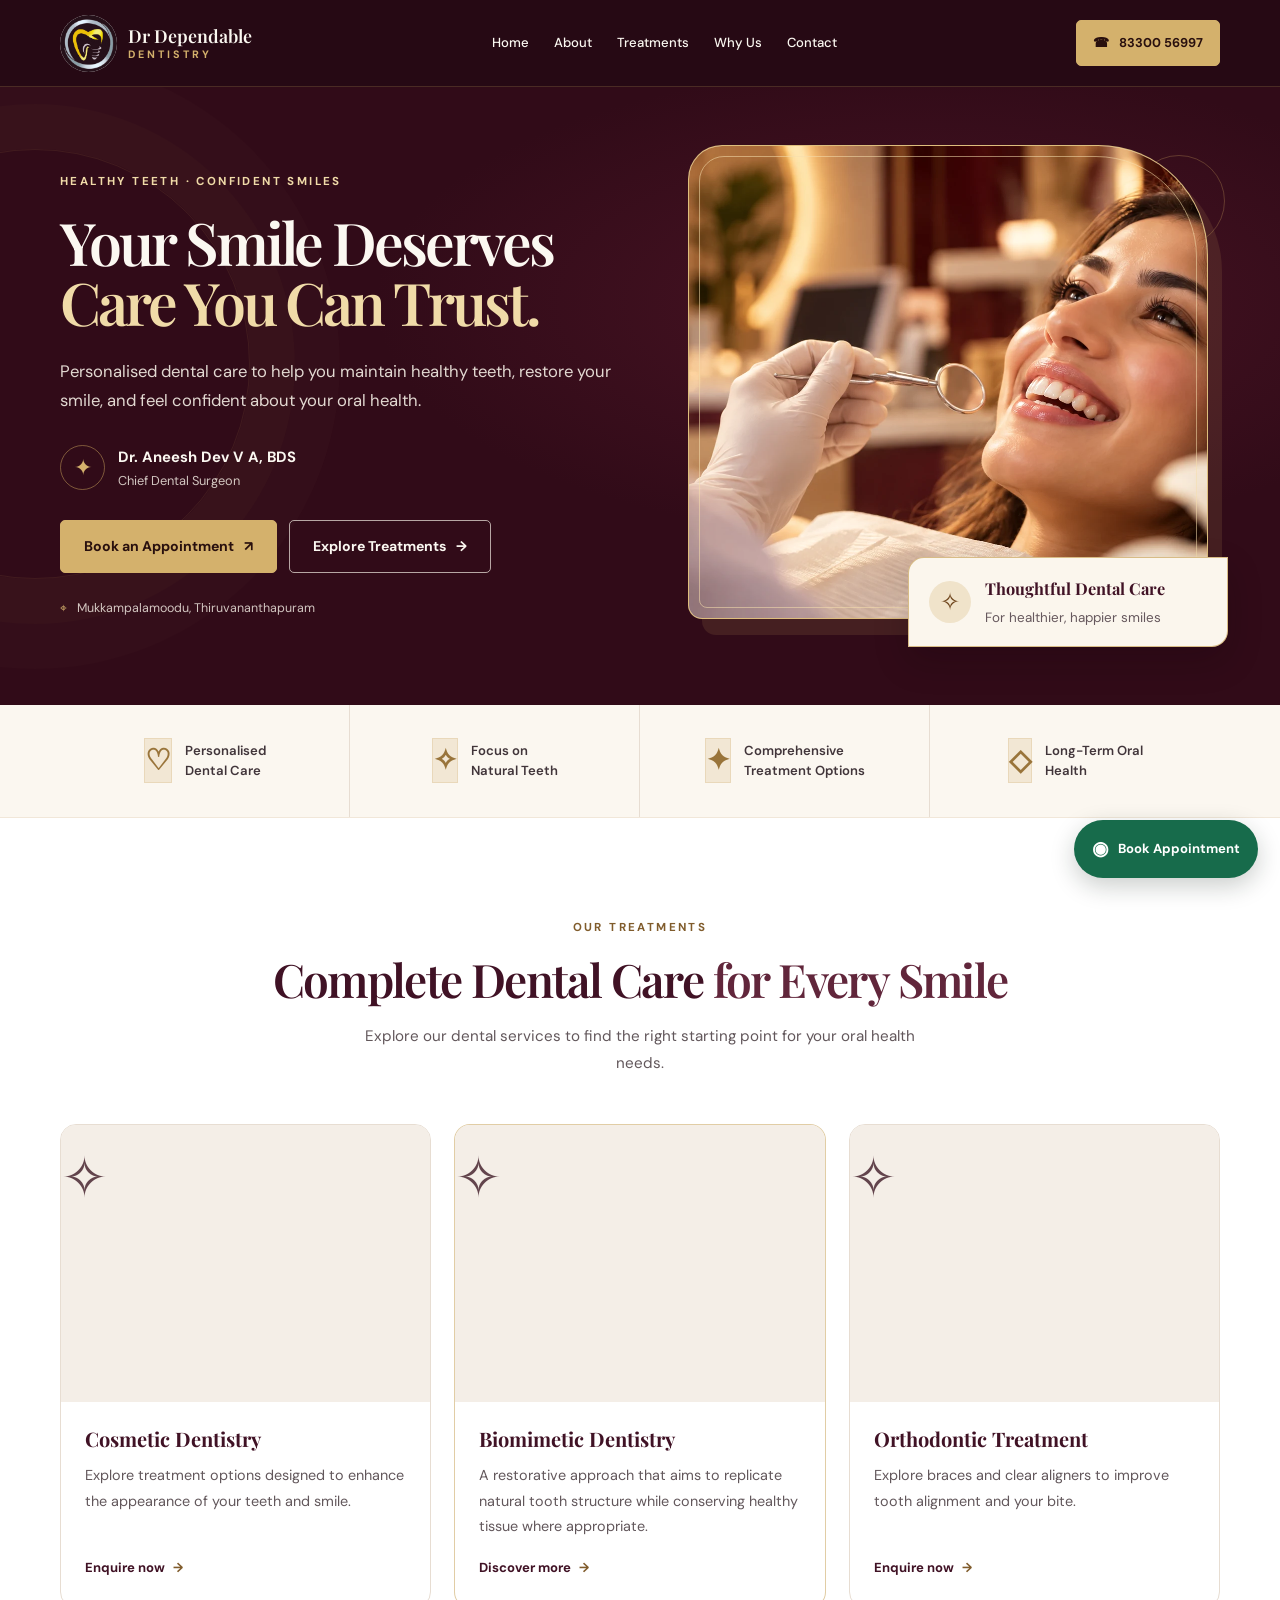
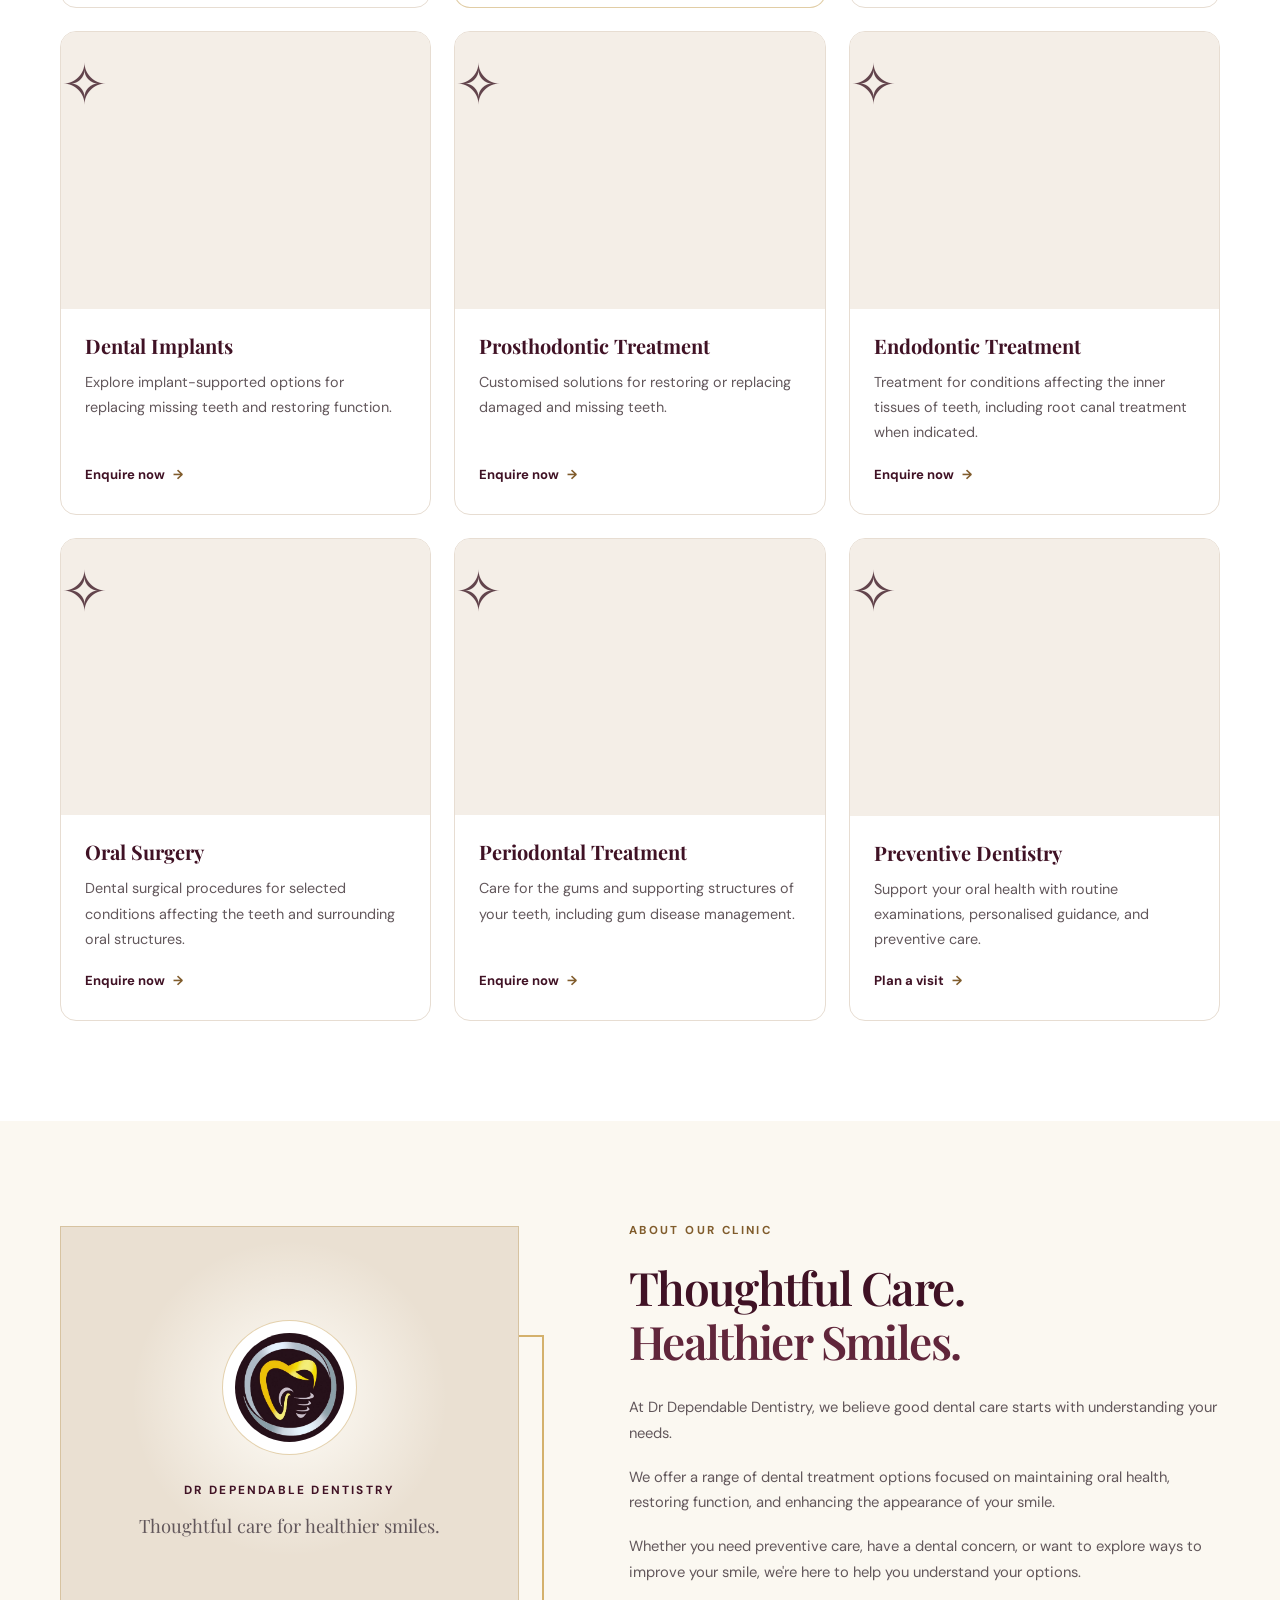
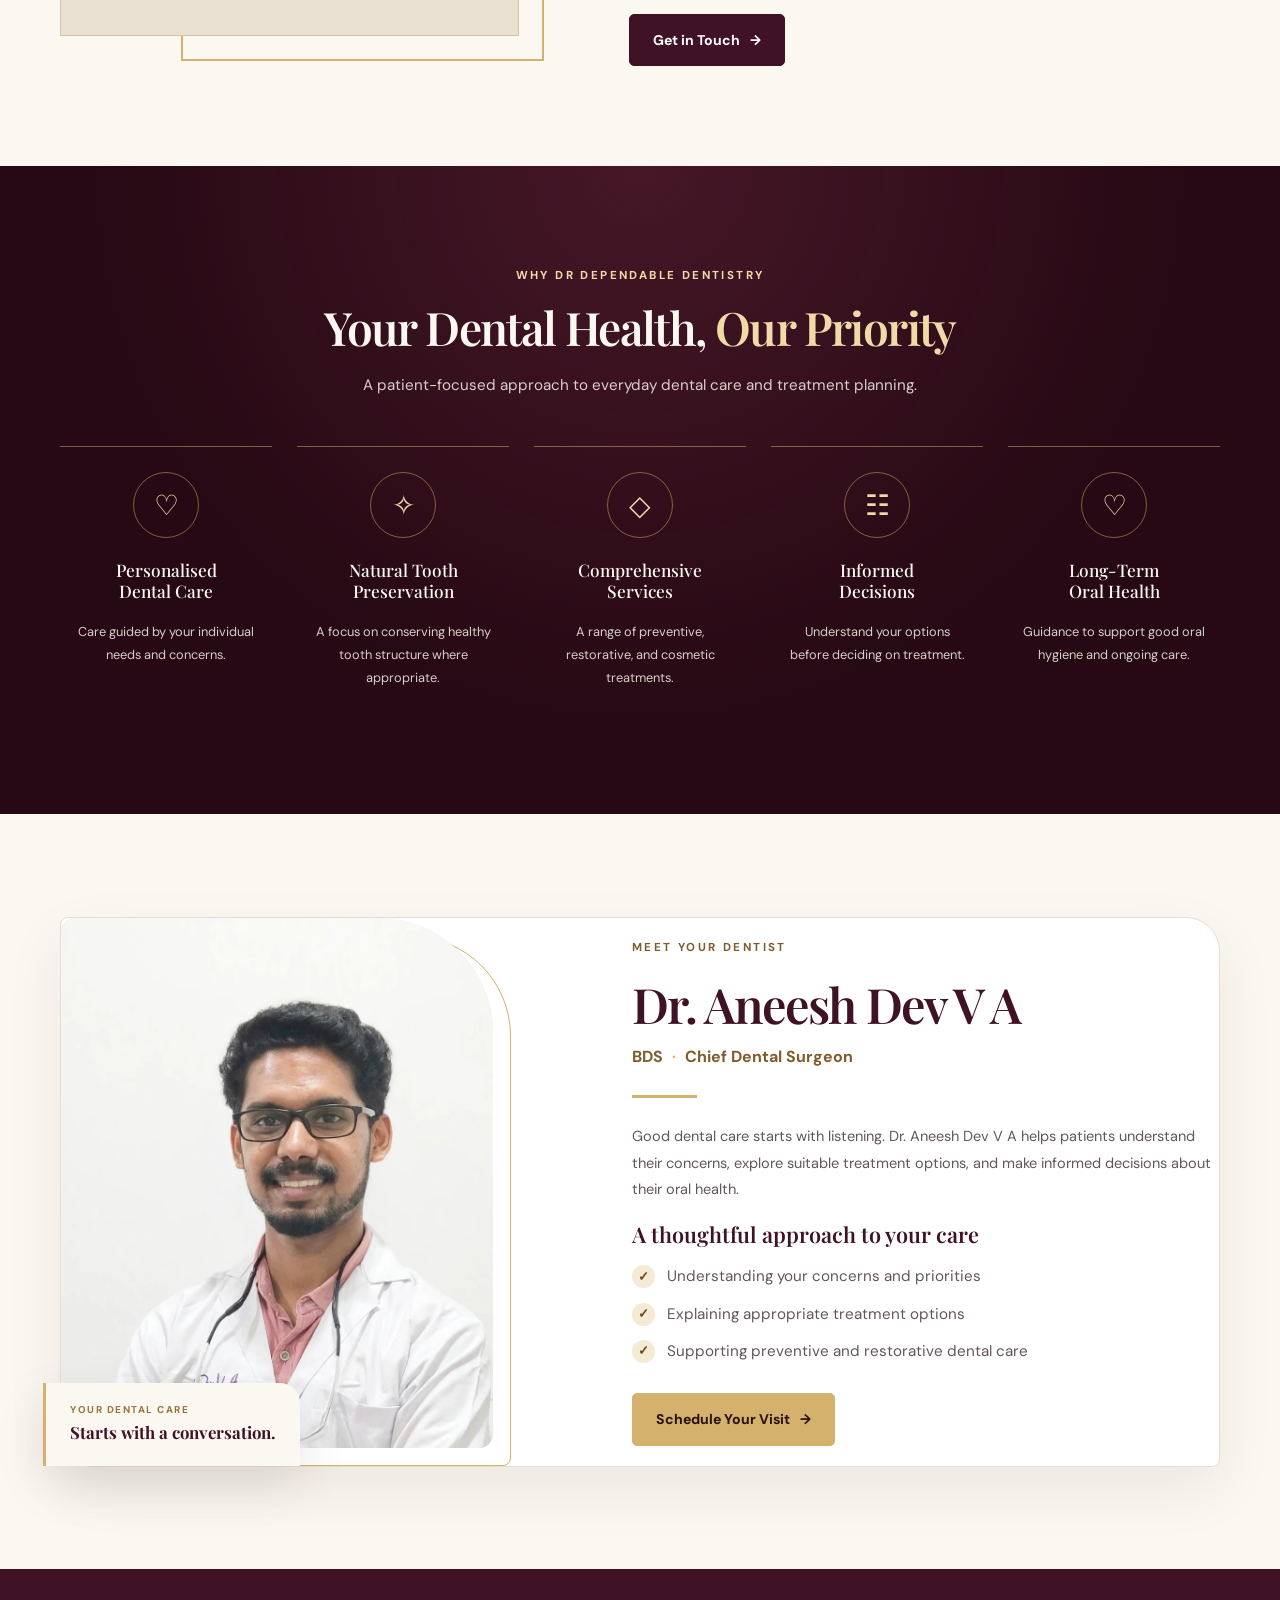
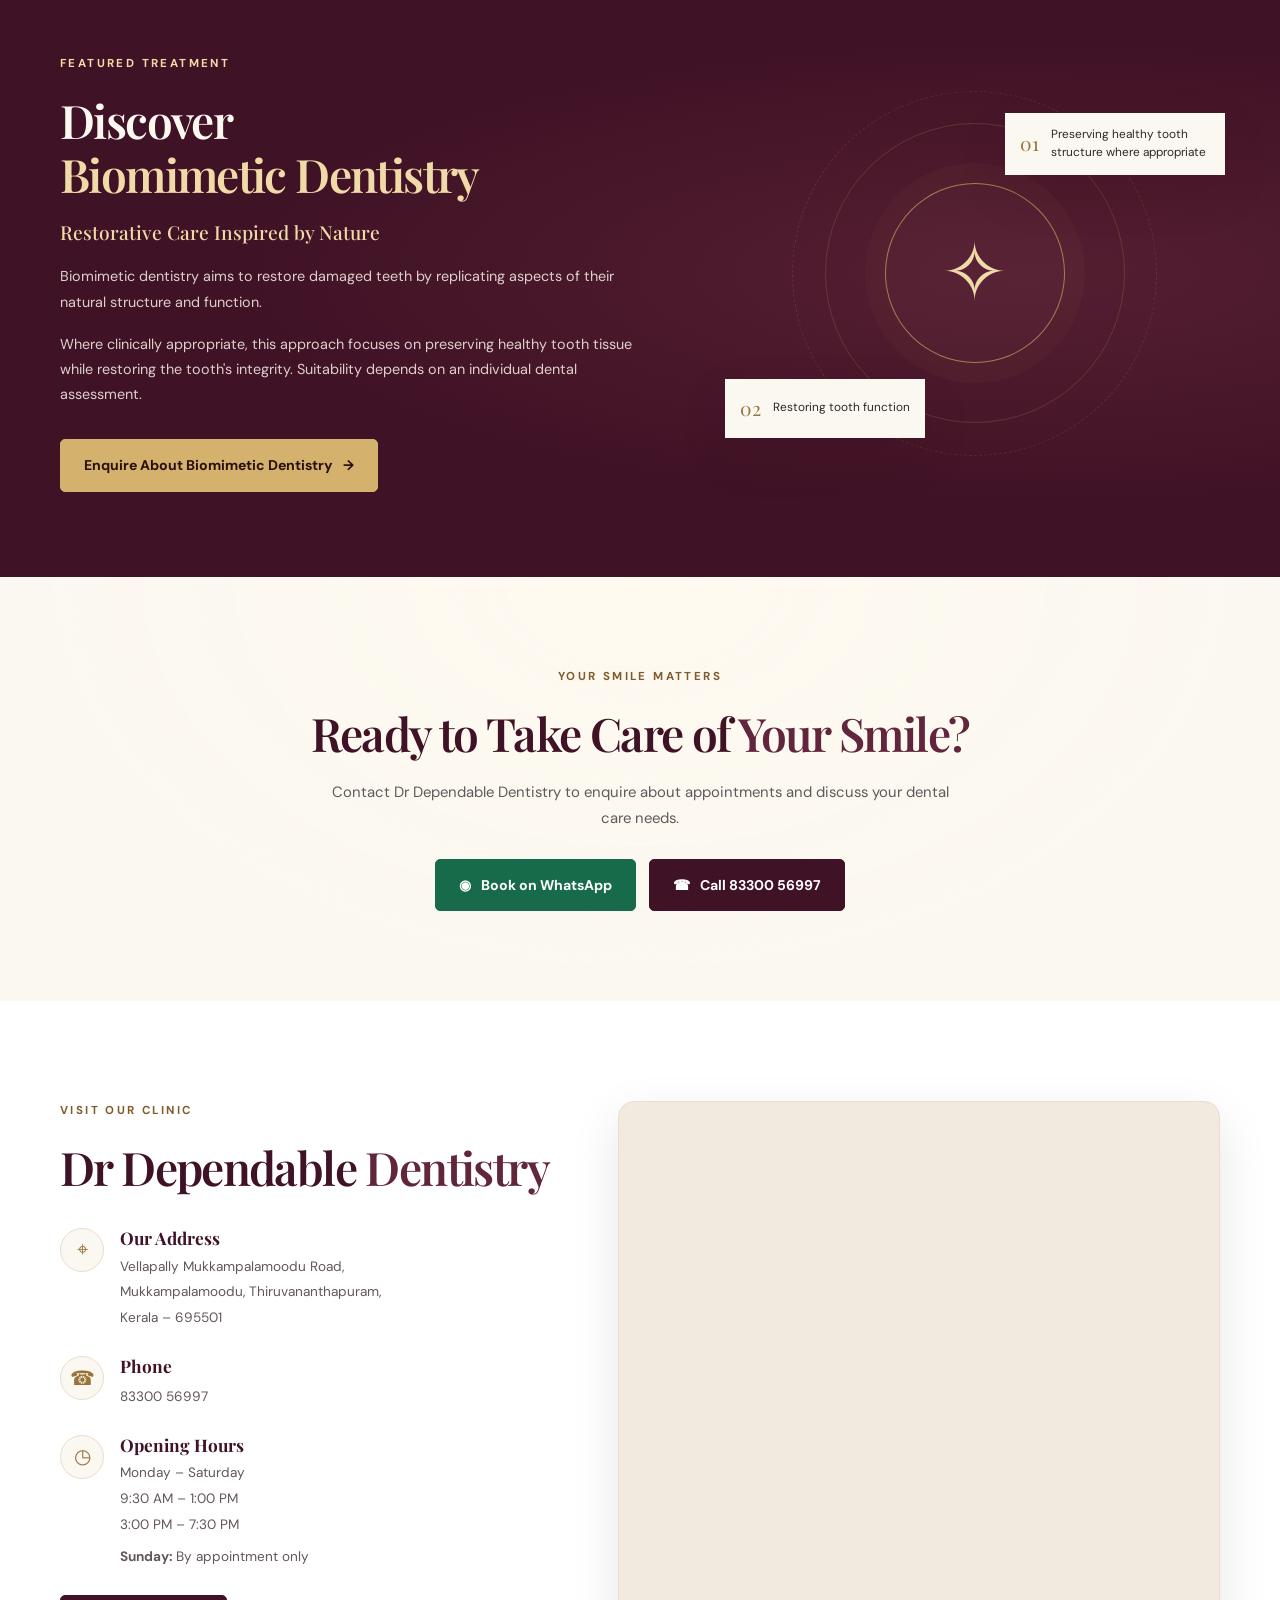
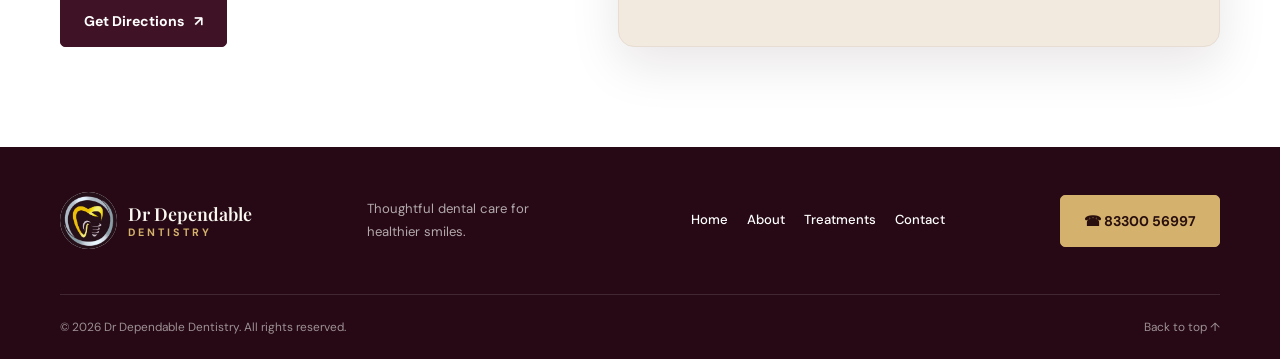
<file: index-updated.html>
<!DOCTYPE html>
<html lang="en">
<head>
  <meta charset="UTF-8">
  <meta name="viewport" content="width=device-width, initial-scale=1.0">

  <title>Dr Dependable Dentistry | Dentist in Mukkampalamoodu</title>
  <meta name="description" content="Dr Dependable Dentistry, led by Dr. Aneesh Dev V A, BDS. Explore cosmetic dentistry, biomimetic dentistry, braces, clear aligners, dental implants and more in Mukkampalamoodu, Thiruvananthapuram.">
  <meta name="theme-color" content="#310b18">

  <link rel="preconnect" href="https://fonts.googleapis.com">
  <link rel="preconnect" href="https://fonts.gstatic.com" crossorigin>
  <link href="https://fonts.googleapis.com/css2?family=DM+Sans:wght@400;500;600;700&family=Playfair+Display:wght@500;600;700&display=swap" rel="stylesheet">

  <link rel="stylesheet" href="style.css">

 <link rel="icon" type="image/svg+xml" href="assets/images/clinic-logo.svg">
</head>

<body>

  <!-- HEADER -->
  <header class="site-header" id="top">
    <div class="container nav-wrapper">

      <a class="brand" href="#top" aria-label="Dr Dependable Dentistry home">
        <img
          src="assets/images/clinic-logo.svg"
          alt="Dr Dependable Dentistry logo"
          class="brand-logo"
        >
        <span class="brand-name">
          <strong>Dr Dependable</strong>
          <span>DENTISTRY</span>
        </span>
      </a>

      <button
        class="menu-toggle"
        id="menu-toggle"
        aria-label="Open navigation menu"
        aria-expanded="false"
        aria-controls="main-nav"
      >
        <span></span>
        <span></span>
        <span></span>
      </button>

      <nav class="main-nav" id="main-nav">
        <a href="#top">Home</a>
        <a href="#about">About</a>
        <a href="#treatments">Treatments</a>
        <a href="#why-us">Why Us</a>
        <a href="#contact">Contact</a>
      </nav>

      <a class="button button-gold header-call" href="tel:+918330056997">
        <span aria-hidden="true">☎</span>
        83300 56997
      </a>

    </div>
  </header>


  <main>

    <!-- HERO -->
    <section class="hero">
      <div class="hero-glow"></div>

      <div class="container hero-grid">

        <div class="hero-content">
          <p class="eyebrow">HEALTHY TEETH · CONFIDENT SMILES</p>

          <h1>
            Your Smile Deserves
            <span>Care You Can Trust.</span>
          </h1>

          <p class="hero-description">
            Personalised dental care to help you maintain healthy teeth,
            restore your smile, and feel confident about your oral health.
          </p>

          <div class="doctor-credential">
            <span class="credential-icon" aria-hidden="true">✦</span>
            <div>
              <strong>Dr. Aneesh Dev V A, BDS</strong>
              <span>Chief Dental Surgeon</span>
            </div>
          </div>

          <div class="hero-actions">
            <a
              class="button button-gold"
              href="https://wa.me/918330056997?text=Hello%2C%20I%20would%20like%20to%20enquire%20about%20an%20appointment%20at%20Dr%20Dependable%20Dentistry."
              target="_blank"
              rel="noopener noreferrer"
            >
              Book an Appointment <span aria-hidden="true">↗</span>
            </a>

            <a class="button button-outline" href="#treatments">
              Explore Treatments <span aria-hidden="true">→</span>
            </a>
          </div>

          <p class="hero-location">
            <span aria-hidden="true">⌖</span>
            Mukkampalamoodu, Thiruvananthapuram
          </p>
        </div>

        <div class="hero-visual">
          <div class="hero-image-frame">
            <img
              src="assets/images/clinic-hero.webp"
              alt="Smiling patient receiving gentle dental care"
              class="hero-clinic-image"
              width="1672"
              height="941"
              fetchpriority="high"
            >
          </div>

          <div class="hero-image-caption">
            <span class="caption-mark">✧</span>
            <div>
              <strong>Thoughtful Dental Care</strong>
              <span>For healthier, happier smiles</span>
            </div>
          </div>

          <div class="hero-decor hero-decor-one"></div>
          <div class="hero-decor hero-decor-two"></div>
        </div>

      </div>
    </section>


    <!-- VALUE STRIP -->
    <section class="value-strip" aria-label="Our approach">
      <div class="container value-grid">

        <div class="value-item">
          <span class="value-icon" aria-hidden="true">♡</span>
          <span>Personalised<br>Dental Care</span>
        </div>

        <div class="value-item">
          <span class="value-icon" aria-hidden="true">✧</span>
          <span>Focus on<br>Natural Teeth</span>
        </div>

        <div class="value-item">
          <span class="value-icon" aria-hidden="true">✦</span>
          <span>Comprehensive<br>Treatment Options</span>
        </div>

        <div class="value-item">
          <span class="value-icon" aria-hidden="true">◇</span>
          <span>Long-Term Oral<br>Health</span>
        </div>

      </div>
    </section>


    <!-- TREATMENTS -->
    <section class="section treatments-section" id="treatments">
      <div class="container">

        <div class="section-heading">
          <p class="eyebrow eyebrow-dark">OUR TREATMENTS</p>
          <h2>Complete Dental Care <span>for Every Smile</span></h2>
          <p>
            Explore our dental services to find the right starting point
            for your oral health needs.
          </p>
        </div>

        <div class="treatment-grid">

          <article class="treatment-card">
            <div class="treatment-art art-smile" aria-hidden="true">✧</div>
            <div class="treatment-card-content">
              <span class="card-number">01 / COSMETIC</span>
              <h3>Cosmetic Dentistry</h3>
              <p>
                Explore treatment options designed to enhance the appearance
                of your teeth and smile.
              </p>
              <a href="#contact" class="text-link">Enquire now <span>→</span></a>
            </div>
          </article>

          <article class="treatment-card featured-card">
            <div class="treatment-art art-biomimetic" aria-hidden="true">✧</div>
            <div class="treatment-card-content">
              <span class="card-number">02 / TOOTH PRESERVATION</span>
              <h3>Biomimetic Dentistry</h3>
              <p>
                A restorative approach that aims to replicate natural tooth
                structure while conserving healthy tissue where appropriate.
              </p>
              <a href="#biomimetic" class="text-link">Discover more <span>→</span></a>
            </div>
          </article>

          <article class="treatment-card">
            <div class="treatment-art art-orthodontics" aria-hidden="true">✧</div>
            <div class="treatment-card-content">
              <span class="card-number">03 / ALIGNMENT</span>
              <h3>Orthodontic Treatment</h3>
              <p>
                Explore braces and clear aligners to improve tooth alignment
                and your bite.
              </p>
              <a href="#contact" class="text-link">Enquire now <span>→</span></a>
            </div>
          </article>

          <article class="treatment-card">
            <div class="treatment-art art-implants" aria-hidden="true">✧</div>
            <div class="treatment-card-content">
              <span class="card-number">04 / TOOTH REPLACEMENT</span>
              <h3>Dental Implants</h3>
              <p>
                Explore implant-supported options for replacing missing teeth
                and restoring function.
              </p>
              <a href="#contact" class="text-link">Enquire now <span>→</span></a>
            </div>
          </article>

          <article class="treatment-card">
            <div class="treatment-art art-prosthodontics" aria-hidden="true">✧</div>
            <div class="treatment-card-content">
              <span class="card-number">05 / RESTORATION</span>
              <h3>Prosthodontic Treatment</h3>
              <p>
                Customised solutions for restoring or replacing damaged
                and missing teeth.
              </p>
              <a href="#contact" class="text-link">Enquire now <span>→</span></a>
            </div>
          </article>

          <article class="treatment-card">
            <div class="treatment-art art-endodontics" aria-hidden="true">✧</div>
            <div class="treatment-card-content">
              <span class="card-number">06 / ROOT CANAL CARE</span>
              <h3>Endodontic Treatment</h3>
              <p>
                Treatment for conditions affecting the inner tissues
                of teeth, including root canal treatment when indicated.
              </p>
              <a href="#contact" class="text-link">Enquire now <span>→</span></a>
            </div>
          </article>

          <article class="treatment-card">
            <div class="treatment-art art-surgery" aria-hidden="true">✧</div>
            <div class="treatment-card-content">
              <span class="card-number">07 / ORAL HEALTH</span>
              <h3>Oral Surgery</h3>
              <p>
                Dental surgical procedures for selected conditions affecting
                the teeth and surrounding oral structures.
              </p>
              <a href="#contact" class="text-link">Enquire now <span>→</span></a>
            </div>
          </article>

          <article class="treatment-card">
            <div class="treatment-art art-periodontal" aria-hidden="true">✧</div>
            <div class="treatment-card-content">
              <span class="card-number">08 / GUM HEALTH</span>
              <h3>Periodontal Treatment</h3>
              <p>
                Care for the gums and supporting structures of your teeth,
                including gum disease management.
              </p>
              <a href="#contact" class="text-link">Enquire now <span>→</span></a>
            </div>
          </article>

          <article class="treatment-card preventive-card">
            <div class="treatment-art art-preventive" aria-hidden="true">✧</div>
            <div class="treatment-card-content">
              <span class="card-number">09 / PREVENTION</span>
              <h3>Preventive Dentistry</h3>
              <p>
                Support your oral health with routine examinations,
                personalised guidance, and preventive care.
              </p>
              <a href="#contact" class="text-link">Plan a visit <span>→</span></a>
            </div>
          </article>

        </div>
      </div>
    </section>


    <!-- ABOUT -->
    <section class="section about-section" id="about">
      <div class="container about-grid">

        <div class="about-visual">
          <div class="about-image-placeholder">
            <div class="about-emblem">
              <img
                src="assets/images/clinic-logo.svg"
                alt=""
                loading="lazy"
              >
            </div>
            <span class="about-image-label">DR DEPENDABLE DENTISTRY</span>
            <p>Thoughtful care for healthier smiles.</p>
          </div>
          <div class="about-accent"></div>
        </div>

        <div class="about-content">
          <p class="eyebrow eyebrow-dark">ABOUT OUR CLINIC</p>
          <h2>Thoughtful Care.<br><span>Healthier Smiles.</span></h2>

          <p>
            At Dr Dependable Dentistry, we believe good dental care starts
            with understanding your needs.
          </p>

          <p>
            We offer a range of dental treatment options focused on
            maintaining oral health, restoring function, and enhancing
            the appearance of your smile.
          </p>

          <p>
            Whether you need preventive care, have a dental concern, or
            want to explore ways to improve your smile, we're here to
            help you understand your options.
          </p>

          <a
            class="button button-maroon"
            href="https://wa.me/918330056997?text=Hello%2C%20I%20would%20like%20to%20know%20more%20about%20Dr%20Dependable%20Dentistry."
            target="_blank"
            rel="noopener noreferrer"
          >
            Get in Touch <span>→</span>
          </a>
        </div>

      </div>
    </section>


    <!-- WHY US -->
    <section class="section why-section" id="why-us">
      <div class="container">

        <div class="section-heading section-heading-light">
          <p class="eyebrow">WHY DR DEPENDABLE DENTISTRY</p>
          <h2>Your Dental Health, <span>Our Priority</span></h2>
          <p>
            A patient-focused approach to everyday dental care
            and treatment planning.
          </p>
        </div>

        <div class="benefits-grid">

          <article class="benefit">
            <span class="benefit-icon" aria-hidden="true">♡</span>
            <h3>Personalised<br>Dental Care</h3>
            <p>Care guided by your individual needs and concerns.</p>
          </article>

          <article class="benefit">
            <span class="benefit-icon" aria-hidden="true">✧</span>
            <h3>Natural Tooth<br>Preservation</h3>
            <p>A focus on conserving healthy tooth structure where appropriate.</p>
          </article>

          <article class="benefit">
            <span class="benefit-icon" aria-hidden="true">◇</span>
            <h3>Comprehensive<br>Services</h3>
            <p>A range of preventive, restorative, and cosmetic treatments.</p>
          </article>

          <article class="benefit">
            <span class="benefit-icon" aria-hidden="true">☷</span>
            <h3>Informed<br>Decisions</h3>
            <p>Understand your options before deciding on treatment.</p>
          </article>

          <article class="benefit">
            <span class="benefit-icon" aria-hidden="true">♡</span>
            <h3>Long-Term<br>Oral Health</h3>
            <p>Guidance to support good oral hygiene and ongoing care.</p>
          </article>

        </div>
      </div>
    </section>


    <!-- DOCTOR PROFILE -->
    <section class="section doctor-section" id="doctor">
      <div class="container doctor-grid">

        <div class="doctor-profile-image">
          <img
            src="assets/images/dr-aneesh-dev.webp"
            alt="Dr. Aneesh Dev V A, BDS"
            width="921"
            height="2048"
            loading="lazy"
          >
          <div class="doctor-photo-caption">
            <span>YOUR DENTAL CARE</span>
            <strong>Starts with a conversation.</strong>
          </div>
        </div>

        <div class="doctor-profile-content">
          <p class="eyebrow eyebrow-dark">MEET YOUR DENTIST</p>
          <h2>Dr. Aneesh Dev V A</h2>
          <p class="doctor-role">BDS <span class="role-separator">·</span> Chief Dental Surgeon</p>
          <div class="gold-divider"></div>

          <p class="doctor-intro">
            Good dental care starts with listening. Dr. Aneesh Dev V A helps
            patients understand their concerns, explore suitable treatment
            options, and make informed decisions about their oral health.
          </p>

          <h3 class="doctor-care-heading">A thoughtful approach to your care</h3>
          <ul class="doctor-care-list">
            <li><span aria-hidden="true">✓</span> Understanding your concerns and priorities</li>
            <li><span aria-hidden="true">✓</span> Explaining appropriate treatment options</li>
            <li><span aria-hidden="true">✓</span> Supporting preventive and restorative dental care</li>
          </ul>

          <a
            class="button button-gold doctor-appointment-button"
            href="https://wa.me/918330056997?text=Hello%2C%20I%20would%20like%20to%20book%20an%20appointment%20with%20Dr.%20Aneesh."
            target="_blank"
            rel="noopener noreferrer"
          >
            Schedule Your Visit <span>→</span>
          </a>
        </div>

      </div>
    </section>


    <!-- BIOMIMETIC FEATURE -->
    <section class="biomimetic-section" id="biomimetic">
      <div class="container biomimetic-grid">

        <div class="biomimetic-content">
          <p class="eyebrow">FEATURED TREATMENT</p>
          <h2>Discover <span>Biomimetic Dentistry</span></h2>
          <h3>Restorative Care Inspired by Nature</h3>

          <p>
            Biomimetic dentistry aims to restore damaged teeth by
            replicating aspects of their natural structure and function.
          </p>

          <p>
            Where clinically appropriate, this approach focuses on
            preserving healthy tooth tissue while restoring the tooth's
            integrity. Suitability depends on an individual dental
            assessment.
          </p>

          <a
            class="button button-gold"
            href="https://wa.me/918330056997?text=Hello%2C%20I%20would%20like%20to%20enquire%20about%20biomimetic%20dentistry."
            target="_blank"
            rel="noopener noreferrer"
          >
            Enquire About Biomimetic Dentistry <span>→</span>
          </a>
        </div>

        <div class="biomimetic-visual" aria-hidden="true">
          <div class="tooth-symbol">✧</div>
          <div class="tooth-orbit orbit-one"></div>
          <div class="tooth-orbit orbit-two"></div>
          <div class="biomimetic-note">
            <span>01</span>
            <p>Preserving healthy tooth structure where appropriate</p>
          </div>
          <div class="biomimetic-note">
            <span>02</span>
            <p>Restoring tooth function</p>
          </div>
        </div>

      </div>
    </section>


    <!-- CTA -->
    <section class="appointment-section">
      <div class="container appointment-content">
        <p class="eyebrow eyebrow-dark">YOUR SMILE MATTERS</p>
        <h2>Ready to Take Care of <span>Your Smile?</span></h2>
        <p>
          Contact Dr Dependable Dentistry to enquire about appointments
          and discuss your dental care needs.
        </p>

        <div class="appointment-actions">
          <a
            class="button button-whatsapp"
            href="https://wa.me/918330056997?text=Hello%2C%20I%20would%20like%20to%20enquire%20about%20an%20appointment%20at%20Dr%20Dependable%20Dentistry."
            target="_blank"
            rel="noopener noreferrer"
          >
            <span aria-hidden="true">◉</span> Book on WhatsApp
          </a>

          <a class="button button-maroon" href="tel:+918330056997">
            <span aria-hidden="true">☎</span> Call 83300 56997
          </a>
        </div>
      </div>
    </section>


    <!-- CONTACT -->
    <section class="section contact-section" id="contact">
      <div class="container contact-grid">

        <div class="contact-content">
          <p class="eyebrow eyebrow-dark">VISIT OUR CLINIC</p>
          <h2>Dr Dependable <span>Dentistry</span></h2>

          <div class="contact-item">
            <span class="contact-icon" aria-hidden="true">⌖</span>
            <div>
              <h3>Our Address</h3>
              <p>
                Vellapally Mukkampalamoodu Road,<br>
                Mukkampalamoodu, Thiruvananthapuram,<br>
                Kerala – 695501
              </p>
            </div>
          </div>

          <div class="contact-item">
            <span class="contact-icon" aria-hidden="true">☎</span>
            <div>
              <h3>Phone</h3>
              <a href="tel:+918330056997">83300 56997</a>
            </div>
          </div>

          <div class="contact-item">
            <span class="contact-icon" aria-hidden="true">◷</span>
            <div>
              <h3>Opening Hours</h3>
              <p>
                Monday – Saturday<br>
                9:30 AM – 1:00 PM<br>
                3:00 PM – 7:30 PM
              </p>
              <p><strong>Sunday:</strong> By appointment only</p>
            </div>
          </div>

          <a
            class="button button-maroon"
            href="https://www.google.com/maps/search/?api=1&query=Dr+Dependable+Dentistry+Vellapally+Mukkampalamoodu+Road+Mukkampalamoodu+695501"
            target="_blank"
            rel="noopener noreferrer"
          >
            Get Directions <span>↗</span>
          </a>
        </div>

        <div class="map-container">
          <iframe
            title="Find Dr Dependable Dentistry in Mukkampalamoodu"
            src="https://maps.google.com/maps?q=Mukkampalamoodu%2C%20Thiruvananthapuram%2C%20Kerala%20695501&t=&z=14&ie=UTF8&iwloc=&output=embed"
            width="100%"
            height="100%"
            style="border:0"
            loading="lazy"
            referrerpolicy="no-referrer-when-downgrade"
            allowfullscreen
          ></iframe>
        </div>

      </div>
    </section>

  </main>


  <!-- FOOTER -->
  <footer class="site-footer">
    <div class="container footer-main">

      <a class="brand footer-brand" href="#top">
        <img
          src="assets/images/clinic-logo.svg"
          alt=""
          class="brand-logo"
          loading="lazy"
        >
        <span class="brand-name">
          <strong>Dr Dependable</strong>
          <span>DENTISTRY</span>
        </span>
      </a>

      <p class="footer-tagline">
        Thoughtful dental care for healthier smiles.
      </p>

      <nav class="footer-nav" aria-label="Footer navigation">
        <a href="#top">Home</a>
        <a href="#about">About</a>
        <a href="#treatments">Treatments</a>
        <a href="#contact">Contact</a>
      </nav>

      <a class="button button-gold" href="tel:+918330056997">
        ☎ 83300 56997
      </a>

    </div>

    <div class="container footer-bottom">
      <p>© <span id="current-year">2026</span> Dr Dependable Dentistry. All rights reserved.</p>
      <a href="#top">Back to top ↑</a>
    </div>
  </footer>


  <!-- MOBILE WHATSAPP BUTTON -->
  <a
    class="floating-whatsapp"
    href="https://wa.me/918330056997?text=Hello%2C%20I%20would%20like%20to%20enquire%20about%20an%20appointment."
    target="_blank"
    rel="noopener noreferrer"
    aria-label="Contact Dr Dependable Dentistry on WhatsApp"
  >
    <span aria-hidden="true">◉</span>
    <span class="floating-whatsapp-text">Book Appointment</span>
  </a>


  <script src="script.js" defer></script>
</body>
</html>
</file>
<file: style.css>
/* =========================================
   DR DEPENDABLE DENTISTRY
   Premium burgundy, gold & ivory design
========================================= */

:root {
  --burgundy: #310b18;
  --burgundy-dark: #210610;
  --burgundy-light: #521b2d;
  --gold: #c9a45c;
  --gold-light: #e5ce98;
  --ivory: #faf7f0;
  --cream: #f1eade;
  --white: #ffffff;
  --text: #30252a;
  --muted: #766a6d;
  --border: #e9e0d9;
  --shadow: 0 18px 50px rgba(49, 11, 24, 0.09);
  --radius: 18px;
  --font-body: "DM Sans", sans-serif;
  --font-heading: "Playfair Display", Georgia, serif;
}

* {
  box-sizing: border-box;
  margin: 0;
  padding: 0;
}

html {
  scroll-behavior: smooth;
  scroll-padding-top: 90px;
}

body {
  font-family: var(--font-body);
  color: var(--text);
  background: var(--white);
  line-height: 1.7;
  overflow-x: hidden;
  -webkit-font-smoothing: antialiased;
}

body,
button,
a {
  -webkit-tap-highlight-color: transparent;
}

img {
  display: block;
  max-width: 100%;
}

a {
  color: inherit;
  text-decoration: none;
}

button {
  font: inherit;
}

.container {
  width: min(1160px, calc(100% - 48px));
  margin-inline: auto;
}

.section {
  padding: 100px 0;
}

h1,
h2,
h3 {
  line-height: 1.2;
}

h1,
h2 {
  font-family: var(--font-heading);
  font-weight: 600;
  letter-spacing: -0.7px;
}

h1 {
  font-size: clamp(2.7rem, 5vw, 4.65rem);
}

h2 {
  font-size: clamp(2.1rem, 3.6vw, 3.25rem);
}

h1 span,
h2 span {
  color: var(--gold);
}

p {
  overflow-wrap: break-word;
}

::selection {
  color: var(--white);
  background: var(--burgundy);
}


/* BUTTONS */

.button {
  display: inline-flex;
  justify-content: center;
  align-items: center;
  gap: 10px;
  min-height: 50px;
  padding: 13px 23px;
  border: 1px solid transparent;
  border-radius: 5px;
  font-size: 0.88rem;
  font-weight: 700;
  text-align: center;
  transition:
    background 0.25s ease,
    color 0.25s ease,
    border-color 0.25s ease,
    transform 0.25s ease,
    box-shadow 0.25s ease;
}

.button:hover {
  transform: translateY(-2px);
}

.button-gold {
  color: var(--burgundy-dark);
  background: var(--gold);
  border-color: var(--gold);
}

.button-gold:hover {
  background: var(--gold-light);
  border-color: var(--gold-light);
  box-shadow: 0 8px 24px rgba(201, 164, 92, 0.2);
}

.button-outline {
  color: var(--white);
  border-color: rgba(255, 255, 255, 0.4);
  background: transparent;
}

.button-outline:hover {
  border-color: var(--gold);
  color: var(--gold-light);
}

.button-maroon {
  color: var(--white);
  background: var(--burgundy);
  border-color: var(--burgundy);
}

.button-maroon:hover {
  background: var(--burgundy-light);
}

.button-whatsapp {
  color: var(--white);
  background: #167b55;
}

.button-whatsapp:hover {
  background: #116544;
}


/* HEADER */

.site-header {
  position: sticky;
  top: 0;
  z-index: 1000;
  color: var(--white);
  background: var(--burgundy-dark);
  border-bottom: 1px solid rgba(201, 164, 92, 0.22);
}

.nav-wrapper {
  min-height: 86px;
  display: flex;
  align-items: center;
  justify-content: space-between;
  gap: 24px;
}

.brand {
  display: inline-flex;
  align-items: center;
  gap: 11px;
  flex-shrink: 0;
}

.brand-logo {
  width: 57px;
  height: 57px;
  object-fit: contain;
  border-radius: 50%;
  background: var(--white);
}

.brand-name {
  display: flex;
  flex-direction: column;
  line-height: 1.3;
}

.brand-name strong {
  font-family: var(--font-heading);
  font-size: 1.12rem;
  font-weight: 600;
}

.brand-name > span {
  color: var(--gold);
  font-size: 0.67rem;
  letter-spacing: 3px;
  font-weight: 700;
}

.main-nav {
  display: flex;
  align-items: center;
  gap: 25px;
}

.main-nav a,
.footer-nav a {
  font-size: 0.82rem;
  font-weight: 500;
  transition: color 0.2s ease;
}

.main-nav a:hover,
.footer-nav a:hover {
  color: var(--gold-light);
}

.header-call {
  padding: 11px 16px;
  min-height: 44px;
  white-space: nowrap;
  font-size: 0.8rem;
}

.menu-toggle {
  display: none;
  width: 44px;
  height: 44px;
  border: 1px solid rgba(255,255,255,0.2);
  border-radius: 5px;
  background: transparent;
  cursor: pointer;
}

.menu-toggle span {
  display: block;
  width: 20px;
  height: 2px;
  margin: 5px auto;
  background: var(--white);
  transition: transform 0.2s ease;
}


/* HERO */

.hero {
  position: relative;
  isolation: isolate;
  overflow: hidden;
  color: var(--white);
  background:
    radial-gradient(
      ellipse at 85% 45%,
      rgba(108, 40, 61, 0.48),
      transparent 48%
    ),
    linear-gradient(120deg, #250712, #3a0d1c 60%, #290814);
}

.hero-glow {
  position: absolute;
  z-index: -1;
  top: 10%;
  left: -180px;
  width: 430px;
  height: 430px;
  border: 1px solid rgba(201, 164, 92, 0.1);
  border-radius: 50%;
  box-shadow:
    0 0 0 45px rgba(201, 164, 92, 0.025),
    0 0 0 90px rgba(201, 164, 92, 0.02);
}

.hero-grid {
  min-height: 650px;
  display: grid;
  grid-template-columns: 1.05fr 0.95fr;
  align-items: center;
  gap: 55px;
  padding-top: 65px;
  padding-bottom: 65px;
}

.hero-content {
  position: relative;
  z-index: 2;
}

.eyebrow {
  color: var(--gold-light);
  font-size: 0.72rem;
  font-weight: 700;
  letter-spacing: 2.4px;
  margin-bottom: 20px;
}

.eyebrow-dark {
  color: #99743a;
}

.hero h1 {
  max-width: 650px;
  margin-bottom: 25px;
}

.hero h1 span {
  display: block;
  color: var(--gold-light);
}

.hero-description {
  max-width: 510px;
  color: rgba(255, 255, 255, 0.78);
  font-size: 1rem;
  line-height: 1.9;
  margin-bottom: 28px;
}

.doctor-credential {
  display: flex;
  align-items: center;
  gap: 13px;
  margin-bottom: 28px;
}

.credential-icon {
  display: grid;
  place-items: center;
  width: 45px;
  height: 45px;
  color: var(--gold);
  border: 1px solid rgba(201, 164, 92, 0.5);
  border-radius: 50%;
  font-size: 1.4rem;
}

.doctor-credential div {
  display: flex;
  flex-direction: column;
}

.doctor-credential strong {
  font-size: 0.93rem;
}

.doctor-credential div span {
  color: rgba(255,255,255,0.66);
  font-size: 0.8rem;
}

.hero-actions {
  display: flex;
  flex-wrap: wrap;
  gap: 12px;
}

.hero-location {
  margin-top: 25px;
  color: rgba(255,255,255,0.62);
  font-size: 0.78rem;
}

.hero-location span {
  color: var(--gold);
  margin-right: 7px;
}

.hero-visual {
  position: relative;
  min-width: 0;
  display: flex;
  justify-content: center;
  align-items: center;
  padding: 0 20px 35px 15px;
}

.hero-image-frame {
  position: relative;
  z-index: 1;
  width: min(100%, 405px);
  height: 520px;
  overflow: hidden;
  border: 1px solid rgba(201, 164, 92, 0.65);
  border-radius: 200px 200px 10px 10px;
  background: #e6d8c5;
  box-shadow: 20px 20px 0 rgba(201, 164, 92, 0.09);
}

.hero-doctor {
  width: 100%;
  height: 100%;
  object-fit: cover;
  object-position: center top;
}

.hero-image-caption {
  position: absolute;
  z-index: 3;
  left: 0;
  bottom: 0;
  display: flex;
  align-items: center;
  gap: 13px;
  min-width: 245px;
  padding: 17px 22px;
  color: var(--text);
  background: var(--ivory);
  box-shadow: var(--shadow);
}

.caption-mark {
  color: #a17c3d;
  font-size: 1.8rem;
}

.hero-image-caption div {
  display: flex;
  flex-direction: column;
}

.hero-image-caption strong {
  font-family: var(--font-heading);
  font-size: 0.98rem;
}

.hero-image-caption div span {
  color: var(--muted);
  font-size: 0.76rem;
}

.hero-decor {
  position: absolute;
  border: 1px solid rgba(201, 164, 92, 0.3);
  border-radius: 50%;
}

.hero-decor-one {
  top: 12px;
  right: -3px;
  width: 80px;
  height: 80px;
}

.hero-decor-two {
  bottom: 35px;
  right: -15px;
  width: 42px;
  height: 42px;
}


/* VALUE STRIP */

.value-strip {
  background: var(--ivory);
  border-bottom: 1px solid var(--border);
}

.value-grid {
  display: grid;
  grid-template-columns: repeat(4, 1fr);
}

.value-item {
  min-height: 112px;
  display: flex;
  align-items: center;
  justify-content: center;
  gap: 13px;
  padding: 20px 12px;
  border-right: 1px solid var(--border);
  font-size: 0.82rem;
  font-weight: 600;
  line-height: 1.5;
}

.value-item:last-child {
  border-right: none;
}

.value-icon {
  color: #99743a;
  font-size: 1.8rem;
}


/* SECTION HEADINGS */

.section-heading {
  max-width: 740px;
  margin: 0 auto 48px;
  text-align: center;
}

.section-heading .eyebrow {
  margin-bottom: 15px;
}

.section-heading h2 {
  margin-bottom: 17px;
}

.section-heading > p:last-child {
  color: var(--muted);
  max-width: 600px;
  margin: 0 auto;
  font-size: 0.95rem;
}

.section-heading-light {
  color: var(--white);
}

.section-heading-light > p:last-child {
  color: rgba(255,255,255,0.7);
}


/* TREATMENT CARDS */

.treatments-section {
  background: var(--white);
}

.treatment-grid {
  display: grid;
  grid-template-columns: repeat(3, minmax(0, 1fr));
  gap: 23px;
}

.treatment-card {
  min-width: 0;
  overflow: hidden;
  background: var(--white);
  border: 1px solid var(--border);
  border-radius: var(--radius);
  transition:
    transform 0.3s ease,
    box-shadow 0.3s ease,
    border-color 0.3s ease;
}

.treatment-card:hover {
  transform: translateY(-6px);
  border-color: rgba(201,164,92,0.65);
  box-shadow: var(--shadow);
}

.treatment-art {
  position: relative;
  display: grid;
  place-items: center;
  height: 130px;
  overflow: hidden;
  font-family: var(--font-heading);
  font-size: 3.5rem;
  color: rgba(49, 11, 24, 0.75);
}

.treatment-art::before,
.treatment-art::after {
  content: "";
  position: absolute;
  border: 1px solid rgba(49, 11, 24, 0.12);
  border-radius: 50%;
}

.treatment-art::before {
  width: 145px;
  height: 145px;
}

.treatment-art::after {
  width: 105px;
  height: 105px;
}

.art-smile {
  background: #f4e8d5;
}

.art-biomimetic {
  background: #e7e2d2;
}

.art-orthodontics {
  background: #e3e9dc;
}

.art-implants {
  background: #eee2dd;
}

.art-prosthodontics {
  background: #e9e2ed;
}

.art-endodontics {
  background: #f1e6d9;
}

.art-surgery {
  background: #e3e8ec;
}

.art-periodontal {
  background: #e0e9e2;
}

.art-preventive {
  background: #f0e6d2;
}

.treatment-card-content {
  padding: 24px 24px 27px;
}

.card-number {
  display: block;
  color: #9a7842;
  font-size: 0.65rem;
  font-weight: 700;
  letter-spacing: 1.5px;
  margin-bottom: 12px;
}

.treatment-card h3 {
  font-family: var(--font-heading);
  color: var(--burgundy);
  font-size: 1.25rem;
  margin-bottom: 12px;
}

.treatment-card p {
  min-height: 85px;
  color: var(--muted);
  font-size: 0.84rem;
  line-height: 1.8;
  margin-bottom: 18px;
}

.text-link {
  display: inline-flex;
  align-items: center;
  gap: 8px;
  color: var(--burgundy);
  font-size: 0.82rem;
  font-weight: 700;
}

.text-link span {
  color: #a17c3d;
  transition: transform 0.2s ease;
}

.text-link:hover span {
  transform: translateX(5px);
}

.featured-card {
  border-color: rgba(201,164,92,0.55);
}


/* ABOUT */

.about-section {
  overflow: hidden;
  background: var(--ivory);
}

.about-grid {
  display: grid;
  grid-template-columns: 0.9fr 1.1fr;
  align-items: center;
  gap: 85px;
}

.about-visual {
  position: relative;
  padding: 0 25px 25px 0;
}

.about-image-placeholder {
  position: relative;
  z-index: 1;
  min-height: 410px;
  display: flex;
  flex-direction: column;
  justify-content: center;
  align-items: center;
  padding: 35px;
  text-align: center;
  background:
    radial-gradient(circle at 50% 42%, #fffdf8, transparent 48%),
    #eae0d2;
  border: 1px solid #d7c3a1;
}

.about-emblem {
  display: grid;
  place-items: center;
  width: 135px;
  height: 135px;
  margin-bottom: 25px;
  padding: 12px;
  background: var(--white);
  border: 1px solid rgba(201,164,92,0.5);
  border-radius: 50%;
}

.about-emblem img {
  width: 100%;
  height: 100%;
  object-fit: contain;
  border-radius: 50%;
}

.about-image-label {
  color: var(--burgundy);
  font-size: 0.74rem;
  font-weight: 700;
  letter-spacing: 2.2px;
}

.about-image-placeholder > p {
  margin-top: 10px;
  color: var(--muted);
  font-family: var(--font-heading);
  font-size: 1.15rem;
}

.about-accent {
  position: absolute;
  right: 0;
  bottom: 0;
  width: 75%;
  height: 75%;
  border: 2px solid var(--gold);
}

.about-content h2 {
  margin-bottom: 27px;
}

.about-content h2 span {
  color: var(--burgundy-light);
}

.about-content > p:not(.eyebrow) {
  color: var(--muted);
  font-size: 0.92rem;
  margin-bottom: 18px;
}

.about-content .button {
  margin-top: 10px;
}


/* WHY US */

.why-section {
  color: var(--white);
  background:
    radial-gradient(ellipse at 50% 0%, rgba(102,37,58,0.5), transparent 60%),
    var(--burgundy-dark);
}

.benefits-grid {
  display: grid;
  grid-template-columns: repeat(5, minmax(0, 1fr));
  gap: 25px;
}

.benefit {
  text-align: center;
  padding: 25px 13px;
  border-top: 1px solid rgba(201,164,92,0.55);
}

.benefit-icon {
  display: grid;
  place-items: center;
  width: 66px;
  height: 66px;
  margin: 0 auto 22px;
  color: var(--gold-light);
  border: 1px solid rgba(201,164,92,0.55);
  border-radius: 50%;
  font-size: 1.75rem;
}

.benefit h3 {
  min-height: 48px;
  margin-bottom: 12px;
  font-family: var(--font-heading);
  font-size: 1.08rem;
  font-weight: 500;
}

.benefit p {
  color: rgba(255,255,255,0.67);
  font-size: 0.8rem;
  line-height: 1.8;
}


/* DOCTOR PROFILE */

.doctor-section {
  background: var(--white);
}

.doctor-grid {
  display: grid;
  grid-template-columns: 0.82fr 1.18fr;
  align-items: center;
  gap: 85px;
}

.doctor-profile-image {
  position: relative;
  max-width: 430px;
  min-height: 430px;
  padding: 0 18px 18px 0;
}

.doctor-profile-image > img {
  position: relative;
  z-index: 1;
  width: 100%;
  height: 490px;
  object-fit: cover;
  object-position: center top;
  border-radius: 160px 160px 8px 8px;
  background: var(--cream);
}

.doctor-photo-caption {
  position: absolute;
  z-index: 2;
  left: -15px;
  bottom: 0;
  display: flex;
  flex-direction: column;
  padding: 17px 23px;
  background: var(--ivory);
  border-left: 3px solid var(--gold);
  box-shadow: var(--shadow);
}

.doctor-photo-caption span {
  color: #99743a;
  font-size: 0.62rem;
  font-weight: 700;
  letter-spacing: 1.5px;
}

.doctor-photo-caption strong {
  font-family: var(--font-heading);
  color: var(--burgundy);
  font-size: 1.05rem;
}

.doctor-profile-content h2 {
  margin-bottom: 10px;
}

.doctor-profile-content h2 span {
  color: var(--burgundy-light);
}

.doctor-role {
  color: #99743a;
  font-size: 0.9rem;
  font-weight: 700;
}

.gold-divider {
  width: 65px;
  height: 3px;
  margin: 23px 0;
  background: var(--gold);
}

.doctor-profile-content > p:not(.eyebrow, .doctor-role) {
  color: var(--muted);
  font-size: 0.91rem;
  margin-bottom: 18px;
}

.doctor-profile-content .button {
  margin-top: 10px;
}


/* BIOMIMETIC FEATURE */

.biomimetic-section {
  overflow: hidden;
  color: var(--white);
  background:
    radial-gradient(ellipse at 80% 50%, rgba(111,45,65,0.45), transparent 55%),
    var(--burgundy);
}

.biomimetic-grid {
  display: grid;
  grid-template-columns: 1.1fr 0.9fr;
  align-items: center;
  gap: 70px;
  padding-top: 85px;
  padding-bottom: 85px;
}

.biomimetic-content h2 {
  margin-bottom: 20px;
}

.biomimetic-content h2 span {
  display: block;
  color: var(--gold-light);
}

.biomimetic-content h3 {
  margin-bottom: 20px;
  color: var(--gold-light);
  font-family: var(--font-heading);
  font-size: 1.2rem;
  font-weight: 500;
}

.biomimetic-content > p:not(.eyebrow) {
  max-width: 590px;
  margin-bottom: 17px;
  color: rgba(255,255,255,0.75);
  font-size: 0.9rem;
}

.biomimetic-content .button {
  margin-top: 15px;
}

.biomimetic-visual {
  position: relative;
  min-height: 380px;
  display: flex;
  align-items: center;
  justify-content: center;
}

.tooth-symbol {
  position: relative;
  z-index: 2;
  display: grid;
  place-items: center;
  width: 180px;
  height: 180px;
  color: var(--gold-light);
  font-size: 5rem;
  border: 1px solid rgba(201,164,92,0.7);
  border-radius: 50%;
  background: rgba(255,255,255,0.025);
  box-shadow: 0 0 0 20px rgba(201,164,92,0.035);
}

.tooth-orbit {
  position: absolute;
  width: 300px;
  height: 300px;
  border: 1px solid rgba(201,164,92,0.2);
  border-radius: 50%;
}

.orbit-two {
  width: 365px;
  height: 365px;
  border-style: dashed;
  border-color: rgba(201,164,92,0.16);
}

.biomimetic-note {
  position: absolute;
  z-index: 3;
  display: flex;
  align-items: center;
  gap: 12px;
  max-width: 220px;
  padding: 13px 15px;
  color: var(--text);
  background: var(--ivory);
  box-shadow: var(--shadow);
}

.biomimetic-note span {
  color: #99743a;
  font-family: var(--font-heading);
  font-size: 1.2rem;
}

.biomimetic-note p {
  font-size: 0.74rem;
  line-height: 1.5;
}

.biomimetic-note:nth-of-type(4) {
  top: 30px;
  right: -5px;
}

.biomimetic-note:nth-of-type(5) {
  bottom: 25px;
  left: -5px;
}


/* APPOINTMENT CTA */

.appointment-section {
  padding: 90px 0;
  text-align: center;
  background:
    radial-gradient(ellipse at 50% 0%, #fffaf0, transparent 70%),
    var(--ivory);
}

.appointment-content {
  max-width: 790px;
}

.appointment-content h2 {
  margin-bottom: 18px;
}

.appointment-content h2 span {
  color: var(--burgundy-light);
}

.appointment-content > p:not(.eyebrow) {
  max-width: 620px;
  margin: 0 auto;
  color: var(--muted);
  font-size: 0.93rem;
}

.appointment-actions {
  display: flex;
  justify-content: center;
  flex-wrap: wrap;
  gap: 13px;
  margin-top: 28px;
}


/* CONTACT */

.contact-section {
  background: var(--white);
}

.contact-grid {
  display: grid;
  grid-template-columns: 0.9fr 1.1fr;
  gap: 65px;
  align-items: stretch;
}

.contact-content h2 {
  margin-bottom: 33px;
}

.contact-content h2 span {
  color: var(--burgundy-light);
}

.contact-item {
  display: flex;
  align-items: flex-start;
  gap: 16px;
  margin-bottom: 25px;
}

.contact-icon {
  display: grid;
  place-items: center;
  flex-shrink: 0;
  width: 44px;
  height: 44px;
  color: #99743a;
  background: var(--ivory);
  border: 1px solid var(--border);
  border-radius: 50%;
  font-size: 1.25rem;
}

.contact-item h3 {
  margin-bottom: 5px;
  color: var(--burgundy);
  font-family: var(--font-heading);
  font-size: 1.08rem;
}

.contact-item p,
.contact-item a {
  color: var(--muted);
  font-size: 0.85rem;
  line-height: 1.9;
}

.contact-item a:hover {
  color: var(--burgundy);
}

.contact-item p + p {
  margin-top: 6px;
}

.map-container {
  min-height: 480px;
  overflow: hidden;
  border: 1px solid var(--border);
  border-radius: var(--radius);
  box-shadow: var(--shadow);
  background: var(--cream);
}

.map-container iframe {
  display: block;
  min-height: 480px;
}


/* FOOTER */

.site-footer {
  color: var(--white);
  background: var(--burgundy-dark);
}

.footer-main {
  display: flex;
  align-items: center;
  justify-content: space-between;
  gap: 30px;
  padding-top: 45px;
  padding-bottom: 45px;
}

.footer-tagline {
  max-width: 210px;
  color: rgba(255,255,255,0.65);
  font-size: 0.82rem;
}

.footer-nav {
  display: flex;
  flex-wrap: wrap;
  gap: 19px;
}

.footer-bottom {
  min-height: 65px;
  display: flex;
  align-items: center;
  justify-content: space-between;
  gap: 15px;
  border-top: 1px solid rgba(255,255,255,0.12);
  color: rgba(255,255,255,0.55);
  font-size: 0.74rem;
}

.footer-bottom a:hover {
  color: var(--gold-light);
}


/* FLOATING WHATSAPP */

.floating-whatsapp {
  position: fixed;
  z-index: 900;
  right: 22px;
  bottom: 22px;
  display: flex;
  align-items: center;
  justify-content: center;
  gap: 9px;
  min-height: 52px;
  padding: 12px 18px;
  color: var(--white);
  background: #167b55;
  border-radius: 40px;
  box-shadow: 0 8px 28px rgba(0,0,0,0.18);
  font-size: 0.82rem;
  font-weight: 700;
  transition: transform 0.2s ease;
}

.floating-whatsapp:hover {
  transform: translateY(-4px);
}

.floating-whatsapp > span:first-child {
  font-size: 1.2rem;
}


/* ACCESSIBILITY */

a:focus-visible,
button:focus-visible {
  outline: 3px solid var(--gold);
  outline-offset: 4px;
}


/* TABLETS */

@media (max-width: 1024px) {
  .container {
    width: min(100% - 40px, 900px);
  }

  .nav-wrapper {
    gap: 16px;
  }

  .main-nav {
    gap: 15px;
  }

  .brand-name strong {
    font-size: 0.98rem;
  }

  .brand-logo {
    width: 49px;
    height: 49px;
  }

  .hero-grid {
    gap: 30px;
    min-height: 590px;
  }

  .hero-image-frame {
    height: 460px;
  }

  .about-grid,
  .doctor-grid {
    gap: 45px;
  }

  .treatment-grid {
    grid-template-columns: repeat(2, minmax(0, 1fr));
  }

  .benefits-grid {
    grid-template-columns: repeat(3, minmax(0, 1fr));
    row-gap: 20px;
  }

  .biomimetic-grid {
    gap: 30px;
  }

  .contact-grid {
    gap: 35px;
  }

  .footer-main {
    flex-wrap: wrap;
  }
}


/* MOBILE NAVIGATION AND LAYOUT */

@media (max-width: 760px) {
  html {
    scroll-padding-top: 75px;
  }

  .container {
    width: calc(100% - 36px);
  }

  .section {
    padding: 72px 0;
  }

  .nav-wrapper {
    min-height: 73px;
    position: relative;
  }

  .brand {
    gap: 9px;
  }

  .brand-logo {
    width: 43px;
    height: 43px;
  }

  .brand-name strong {
    font-size: 0.94rem;
  }

  .brand-name > span {
    font-size: 0.59rem;
    letter-spacing: 2.5px;
  }

  .header-call {
    display: none;
  }

  .menu-toggle {
    display: block;
    flex-shrink: 0;
  }

  .main-nav {
    position: absolute;
    top: 100%;
    left: -18px;
    right: -18px;
    display: none;
    flex-direction: column;
    align-items: stretch;
    gap: 0;
    padding: 10px 18px 18px;
    background: var(--burgundy-dark);
    border-top: 1px solid rgba(201,164,92,0.2);
    box-shadow: 0 18px 25px rgba(0,0,0,0.15);
  }

  .main-nav.is-open {
    display: flex;
  }

  .main-nav a {
    padding: 12px 8px;
    border-bottom: 1px solid rgba(255,255,255,0.08);
  }

  .hero-grid {
    grid-template-columns: 1fr;
    gap: 38px;
    padding-top: 58px;
    padding-bottom: 60px;
  }

  .hero-content {
    text-align: center;
  }

  .hero .eyebrow {
    font-size: 0.65rem;
    letter-spacing: 1.7px;
  }

  .hero h1 {
    font-size: clamp(2.5rem, 10vw, 3.65rem);
    margin-bottom: 20px;
  }

  .hero-description {
    margin-inline: auto;
    font-size: 0.91rem;
  }

  .doctor-credential {
    justify-content: center;
  }

  .hero-actions {
    justify-content: center;
  }

  .hero-location {
    font-size: 0.74rem;
  }

  .hero-visual {
    width: 100%;
    padding: 0 12px 30px;
  }

  .hero-image-frame {
    width: min(100%, 350px);
    height: 430px;
  }

  .hero-image-caption {
    left: 0;
    min-width: 220px;
    padding: 13px 16px;
  }

  .hero-decor-one {
    right: 0;
  }

  .hero-decor-two {
    right: 0;
  }

  .value-grid {
    grid-template-columns: repeat(2, minmax(0, 1fr));
  }

  .value-item {
    min-height: 95px;
    justify-content: flex-start;
    padding: 18px 12px;
    font-size: 0.76rem;
    border-bottom: 1px solid var(--border);
  }

  .value-item:nth-child(2) {
    border-right: none;
  }

  .value-item:nth-child(3),
  .value-item:nth-child(4) {
    border-bottom: none;
  }

  .value-icon {
    font-size: 1.55rem;
  }

  .section-heading {
    margin-bottom: 35px;
  }

  .section-heading h2,
  .about-content h2,
  .doctor-profile-content h2,
  .contact-content h2 {
    font-size: clamp(2rem, 8vw, 2.75rem);
  }

  .section-heading > p:last-child {
    font-size: 0.87rem;
  }

  .treatment-grid {
    grid-template-columns: 1fr;
    gap: 18px;
  }

  .treatment-art {
    height: 110px;
  }

  .treatment-card-content {
    padding: 21px;
  }

  .treatment-card p {
    min-height: 0;
  }

  .about-grid,
  .doctor-grid,
  .biomimetic-grid,
  .contact-grid {
    grid-template-columns: 1fr;
    gap: 42px;
  }

  .about-visual {
    max-width: 480px;
    width: 100%;
    margin-inline: auto;
  }

  .about-image-placeholder {
    min-height: 320px;
  }

  .about-content {
    text-align: left;
  }

  .benefits-grid {
    grid-template-columns: repeat(2, minmax(0, 1fr));
    gap: 15px;
  }

  .benefit {
    padding: 22px 9px;
  }

  .benefit:last-child {
    grid-column: 1 / -1;
  }

  .benefit-icon {
    width: 55px;
    height: 55px;
    margin-bottom: 17px;
  }

  .benefit h3 {
    font-size: 1rem;
  }

  .benefit p {
    font-size: 0.76rem;
  }

  .doctor-grid {
    gap: 42px;
  }

  .doctor-profile-image {
    width: min(100%, 400px);
    margin-inline: auto;
  }

  .doctor-profile-image > img {
    height: 460px;
  }

  .doctor-profile-content {
    text-align: left;
  }

  .biomimetic-grid {
    padding-top: 70px;
    padding-bottom: 70px;
  }

  .biomimetic-content h2 {
    font-size: clamp(2.1rem, 8vw, 3rem);
  }

  .biomimetic-content .button {
    width: 100%;
  }

  .biomimetic-visual {
    min-height: 340px;
  }

  .tooth-symbol {
    width: 145px;
    height: 145px;
  }

  .tooth-orbit {
    width: 245px;
    height: 245px;
  }

  .orbit-two {
    width: 295px;
    height: 295px;
  }

  .biomimetic-note {
    max-width: 185px;
    padding: 10px;
  }

  .biomimetic-note:nth-of-type(4) {
    right: 0;
    top: 12px;
  }

  .biomimetic-note:nth-of-type(5) {
    left: 0;
    bottom: 12px;
  }

  .appointment-section {
    padding: 72px 0;
  }

  .appointment-content h2 {
    font-size: clamp(2rem, 8vw, 2.8rem);
  }

  .appointment-actions {
    flex-direction: column;
  }

  .appointment-actions .button {
    width: 100%;
  }

  .contact-grid {
    gap: 35px;
  }

  .map-container,
  .map-container iframe {
    min-height: 350px;
  }

  .footer-main {
    flex-direction: column;
    align-items: flex-start;
    gap: 24px;
    padding-top: 38px;
    padding-bottom: 30px;
  }

  .footer-tagline {
    max-width: 100%;
  }

  .footer-nav {
    gap: 18px;
  }

  .footer-bottom {
    flex-direction: column;
    align-items: flex-start;
    justify-content: center;
    gap: 5px;
    padding-top: 16px;
    padding-bottom: 16px;
  }

  .floating-whatsapp {
    right: 13px;
    bottom: 13px;
    min-height: 47px;
    padding: 10px 15px;
    font-size: 0.77rem;
  }
}


/* SMALL PHONES */

@media (max-width: 380px) {
  .container {
    width: calc(100% - 28px);
  }

  .brand-name strong {
    font-size: 0.83rem;
  }

  .hero-actions {
    flex-direction: column;
  }

  .hero-actions .button {
    width: 100%;
  }

  .hero-image-frame {
    height: 380px;
  }

  .value-item {
    gap: 8px;
    font-size: 0.7rem;
  }

  .benefits-grid {
    gap: 10px;
  }

  .biomimetic-note {
    max-width: 165px;
  }
}


/* REDUCED MOTION ACCESSIBILITY */

@media (prefers-reduced-motion: reduce) {
  *,
  *::before,
  *::after {
    scroll-behavior: auto !important;
    animation-duration: 0.01ms !important;
    animation-iteration-count: 1 !important;
    transition-duration: 0.01ms !important;
  }
}

/* =========================================================
   FINAL DESIGN SYSTEM — DR DEPENDABLE DENTISTRY
   Premium editorial styling and responsive refinements
========================================================= */

:root {
  --burgundy: #401225;
  --burgundy-dark: #260914;
  --burgundy-light: #61263b;
  --gold: #d4b16c;
  --gold-light: #f0dba8;
  --ivory: #fbf8f1;
  --cream: #f2eadf;
  --white: #ffffff;
  --text: #30262a;
  --muted: #62575b;
  --border: #e7ddd2;
  --shadow: 0 18px 50px rgba(38, 9, 20, 0.10);
  --radius: 16px;
}

body {
  color: var(--text);
  font-size: 16px;
  line-height: 1.75;
  background: var(--white);
}

h1, h2, h3 { text-wrap: balance; }
h1, h2 { letter-spacing: -0.035em; }
h1 { line-height: 1.08; }
h2 { line-height: 1.16; }
p { color: inherit; }

.section-heading h2,
.about-content h2,
.doctor-profile-content h2,
.appointment-content h2,
.contact-content h2 {
  color: var(--burgundy);
}

.section-heading h2 span,
.about-content h2 span,
.doctor-profile-content h2 span,
.appointment-content h2 span,
.contact-content h2 span {
  color: var(--burgundy-light);
}

.section-heading > p:last-child,
.about-content > p:not(.eyebrow),
.doctor-profile-content > p:not(.eyebrow, .doctor-role),
.appointment-content > p:not(.eyebrow),
.contact-item p,
.contact-item a {
  color: var(--muted);
}

.eyebrow-dark { color: #805c2c; }

/* Header and navigation */
.site-header { z-index: 1000; }
.nav-wrapper { position: relative; }
.brand { min-width: 0; }
.brand-name strong { color: var(--ivory); }
.main-nav a { color: var(--ivory); }

.main-nav a:focus-visible,
.footer-nav a:focus-visible {
  outline: 2px solid var(--gold-light);
  outline-offset: 5px;
  border-radius: 2px;
}

.menu-toggle {
  position: relative;
  z-index: 1002;
  align-items: center;
  justify-content: center;
  flex-direction: column;
  gap: 5px;
  padding: 0;
  color: var(--ivory);
  border: 1px solid rgba(240, 219, 168, 0.65);
  background: var(--burgundy-dark);
  box-shadow: 0 3px 10px rgba(0,0,0,0.14);
  appearance: none;
  -webkit-appearance: none;
}

.menu-toggle span {
  display: block;
  width: 21px;
  height: 2px;
  margin: 0;
  flex: 0 0 2px;
  border-radius: 2px;
  background: #fffaf0;
  opacity: 1;
  transform-origin: center;
}

.menu-toggle:hover {
  border-color: var(--gold-light);
  background: #3a1020;
}

.menu-toggle:focus-visible {
  outline: 3px solid var(--gold-light);
  outline-offset: 3px;
}

/* Editorial hero */
.hero {
  color: var(--ivory);
  background:
    radial-gradient(ellipse at 84% 42%, rgba(108, 40, 61, 0.48), transparent 48%),
    linear-gradient(120deg, #250712, #3a0d1c 60%, #290814);
}

.hero h1 {
  color: var(--ivory);
  max-width: 680px;
  font-size: clamp(2.8rem, 4.15vw, 4.35rem);
  line-height: 1.08;
  letter-spacing: -0.045em;
}

.hero h1 span { color: var(--gold-light); }
.hero .eyebrow { color: var(--gold-light); }
.hero-description {
  color: rgba(255, 250, 240, 0.86);
  font-size: 1rem;
  max-width: 540px;
}
.hero-location,
.doctor-credential div span {
  color: rgba(255, 250, 240, 0.78);
}

.hero-grid {
  grid-template-columns: minmax(0, 1.06fr) minmax(340px, 0.94fr);
  gap: clamp(32px, 4vw, 64px);
}
.hero-content, .hero-visual { min-width: 0; }

.hero-image-frame {
  width: min(100%, 420px);
  height: clamp(410px, 43vw, 535px);
  border: 1px solid rgba(229, 206, 152, 0.8);
  border-radius: 28px 100px 28px 28px;
  background: #f5eee3;
  box-shadow:
    12px 12px 0 rgba(201, 164, 92, 0.13),
    24px 24px 0 rgba(201, 164, 92, 0.045);
}
.hero-image-frame::before {
  content: "";
  position: absolute;
  z-index: 2;
  inset: 12px;
  border: 1px solid rgba(201, 164, 92, 0.45);
  border-radius: 19px 78px 18px 18px;
  pointer-events: none;
}
.hero-doctor {
  object-position: center 12%;
}
.hero-image-caption {
  left: -2px;
  width: min(310px, calc(100% - 12px));
  min-width: 0;
  padding: 17px 20px;
  color: var(--burgundy);
  background: var(--ivory);
  border: 1px solid rgba(201, 164, 92, 0.75);
  border-radius: 4px 24px 4px 24px;
  box-shadow: 0 14px 34px rgba(0, 0, 0, 0.2);
}
.hero-image-caption strong { color: var(--burgundy); }
.hero-image-caption div span { color: #66585d; }
.hero-decor-one { top: 0; right: 0; }
.hero-decor-two { right: 2px; bottom: 42px; }

/* Readable light sections and balanced treatment cards */
.value-strip,
.treatments-section,
.about-section,
.doctor-section,
.appointment-section,
.contact-section {
  color: var(--text);
}
.value-item { color: #41353a; }
.treatment-card {
  height: 100%;
  display: flex;
  flex-direction: column;
}
.treatment-card-content {
  flex: 1;
  display: flex;
  flex-direction: column;
  align-items: flex-start;
}
.treatment-card h3 {
  color: var(--burgundy);
  line-height: 1.25;
}
.treatment-card p {
  flex: 1;
  min-height: 0;
  color: var(--muted);
  font-size: 0.9rem;
  line-height: 1.75;
}
.card-number { color: #805c2c; }
.text-link { color: var(--burgundy); margin-top: auto; }
.text-link span { color: #805c2c; }

.why-section,
.biomimetic-section { color: var(--ivory); }
.why-section h2,
.biomimetic-content h2 { color: var(--ivory); }
.why-section h2 span,
.biomimetic-content h2 span { color: var(--gold-light); }
.why-section .section-heading > p:last-child,
.why-section .benefit p,
.biomimetic-content > p:not(.eyebrow) {
  color: rgba(255, 250, 240, 0.82);
}
.benefit h3 { color: var(--ivory); }

.button-gold {
  color: #29100e;
  background: var(--gold);
  border-color: var(--gold);
}
.button-outline {
  color: var(--ivory);
  border-color: rgba(255, 250, 240, 0.65);
}
.button-outline:hover {
  color: var(--gold-light);
  border-color: var(--gold-light);
}
.button-whatsapp {
  color: #fff;
  background: #176b4b;
  border-color: #176b4b;
}

/* Dedicated doctor profile: a calm, editorial feature card */
.doctor-section { background: var(--ivory); }
.doctor-grid {
  gap: clamp(38px, 6vw, 82px);
  padding: 34px;
  background: var(--white);
  border: 1px solid var(--border);
  border-radius: 8px 34px 8px 34px;
  box-shadow: 0 22px 60px rgba(38, 9, 20, 0.07);
}
.doctor-profile-image {
  width: 100%;
  max-width: 430px;
  min-height: 0;
  padding: 0 18px 18px 0;
}
.doctor-profile-image > img {
  height: 490px;
  border-radius: 8px 100px 8px 8px;
  object-position: center 10%;
  background: var(--cream);
}
.doctor-profile-image::after {
  content: "";
  position: absolute;
  z-index: 0;
  inset: 18px 0 0 18px;
  border: 1px solid var(--gold);
  border-radius: 8px 100px 8px 8px;
  pointer-events: none;
}
.doctor-photo-caption {
  left: -8px;
  bottom: 0;
  border-left: 3px solid var(--gold);
}
.doctor-profile-content h2 { line-height: 1.15; }
.doctor-profile-content h2 span { color: var(--burgundy-light); }
.doctor-role { color: #805c2c; }
.gold-divider { background: var(--gold); }

.contact-item h3 { color: var(--burgundy); }
.contact-item p, .contact-item a { overflow-wrap: anywhere; }
.map-container iframe { width: 100%; border: 0; }
.floating-whatsapp {
  z-index: 950;
  color: #fff;
  background: #176b4b;
  box-shadow: 0 8px 24px rgba(20, 32, 25, 0.22);
}

/* Tablet and compact laptop */
@media (max-width: 1100px) and (min-width: 761px) {
  .container { width: calc(100% - 48px); }
  .nav-wrapper { gap: 18px; }
  .main-nav { gap: 14px; }
  .main-nav a { font-size: 0.78rem; }
  .header-call { padding-inline: 12px; font-size: 0.76rem; }
  .hero-grid {
    grid-template-columns: minmax(0, 1fr) minmax(280px, 0.8fr);
    gap: 30px;
  }
  .hero h1 { font-size: clamp(2.55rem, 4.2vw, 3.5rem); }
  .hero-image-frame { height: clamp(390px, 43vw, 470px); }
  .about-grid, .doctor-grid { gap: 36px; }
  .doctor-grid { padding: 26px; }
  .benefits-grid { grid-template-columns: repeat(3, minmax(0, 1fr)); }
}

/* Mobile layout and dropdown navigation */
@media (max-width: 760px) {
  .nav-wrapper {
    min-height: 72px;
    display: flex;
    align-items: center;
    gap: 10px;
  }
  .brand { flex: 1 1 auto; min-width: 0; gap: 8px; }
  .brand-logo { width: 42px; height: 42px; }
  .brand-name strong { font-size: clamp(0.82rem, 3.6vw, 0.98rem); white-space: nowrap; }
  .brand-name > span { font-size: 0.56rem; letter-spacing: 2px; }
  .header-call { display: none; }
  .menu-toggle {
    display: flex !important;
    flex: 0 0 44px;
    width: 44px;
    height: 44px;
    margin-left: auto;
  }
  .main-nav {
    position: absolute;
    top: calc(100% + 1px);
    left: -18px;
    right: -18px;
    z-index: 1001;
    display: none;
    flex-direction: column;
    align-items: stretch;
    gap: 0;
    padding: 10px 18px 16px;
    color: var(--ivory);
    background: var(--burgundy-dark);
    border-top: 1px solid rgba(240, 219, 168, 0.35);
    box-shadow: 0 18px 30px rgba(20, 5, 11, 0.28);
  }
  .main-nav.is-open { display: flex !important; }
  .main-nav a {
    display: block;
    width: 100%;
    padding: 13px 8px;
    color: #fffaf0;
    font-size: 0.95rem;
    border-bottom: 1px solid rgba(255, 250, 240, 0.12);
  }
  .main-nav a:last-child { border-bottom: 0; }
  .main-nav a:hover, .main-nav a:focus-visible {
    color: var(--gold-light);
    background: rgba(255,255,255,0.04);
  }

  .hero-grid {
    grid-template-columns: minmax(0, 1fr);
    gap: 32px;
    min-height: 0;
    padding-top: 48px;
    padding-bottom: 56px;
  }
  .hero-content { text-align: center; }
  .hero h1 {
    max-width: 620px;
    margin-inline: auto;
    font-size: clamp(2.35rem, 8.8vw, 3.45rem);
    line-height: 1.1;
    letter-spacing: -0.045em;
  }
  .hero-description {
    max-width: 540px;
    margin-inline: auto;
    font-size: 0.95rem;
    line-height: 1.8;
  }
  .doctor-credential, .hero-actions { justify-content: center; }
  .hero-location { max-width: 420px; margin-inline: auto; }
  .hero-visual {
    width: 100%;
    max-width: 440px;
    margin-inline: auto;
    padding: 8px 12px 35px;
  }
  .hero-image-frame {
    width: min(100%, 360px);
    height: clamp(360px, 105vw, 455px);
    border-radius: 22px 72px 22px 22px;
  }
  .hero-image-frame::before {
    inset: 9px;
    border-radius: 15px 53px 15px 15px;
  }
  .hero-image-caption {
    left: 0;
    width: min(300px, calc(100% - 8px));
    padding: 13px 15px;
  }

  .section { padding: 72px 0; }
  .section-heading { margin-bottom: 34px; }
  .section-heading h2,
  .about-content h2,
  .doctor-profile-content h2,
  .contact-content h2 {
    font-size: clamp(2rem, 7.8vw, 2.75rem);
  }
  .treatment-grid { grid-template-columns: repeat(2, minmax(0, 1fr)); gap: 16px; }
  .treatment-card-content { padding: 20px; }
  .treatment-card h3 { font-size: 1.13rem; }
  .treatment-card p { font-size: 0.85rem; }

  .about-grid, .doctor-grid, .biomimetic-grid, .contact-grid {
    grid-template-columns: minmax(0, 1fr);
    gap: 38px;
  }
  .about-visual { width: min(100%, 460px); margin-inline: auto; }
  .about-image-placeholder { min-height: 300px; }
  .benefits-grid { grid-template-columns: repeat(2, minmax(0, 1fr)); gap: 14px; }
  .benefit:last-child { grid-column: 1 / -1; }

  .doctor-grid { padding: 22px; gap: 32px; }
  .doctor-profile-image { width: min(100%, 390px); margin-inline: auto; }
  .doctor-profile-image > img { height: clamp(380px, 110vw, 460px); }

  .biomimetic-grid { padding-top: 70px; padding-bottom: 70px; }
  .biomimetic-visual { min-height: 320px; }
  .appointment-actions { gap: 12px; }
  .map-container, .map-container iframe { min-height: 350px; }
  .floating-whatsapp {
    right: 12px;
    bottom: 12px;
    min-height: 46px;
    padding: 10px 14px;
    font-size: 0.76rem;
  }
}

@media (max-width: 480px) {
  .container { width: calc(100% - 32px); }
  .hero .eyebrow { font-size: 0.62rem; letter-spacing: 1.4px; }
  .hero h1 { font-size: clamp(2.15rem, 9.5vw, 2.8rem); }
  .hero-actions { flex-direction: column; align-items: stretch; }
  .hero-actions .button { width: 100%; }
  .treatment-grid { grid-template-columns: minmax(0, 1fr); }
  .treatment-card-content { padding: 22px; }
  .treatment-art { height: 100px; }
  .value-item { font-size: 0.73rem; gap: 9px; padding-inline: 10px; }
  .benefits-grid { gap: 10px; }
  .benefit { padding: 20px 8px; }
  .biomimetic-note { max-width: 160px; font-size: 0.9rem; }
  .appointment-actions { flex-direction: column; }
  .appointment-actions .button { width: 100%; }
  .footer-nav { gap: 14px; }
  .floating-whatsapp { right: 10px; bottom: 10px; }
  .doctor-grid { padding: 16px; }
}

@media (prefers-reduced-motion: reduce) {
  html { scroll-behavior: auto; }
  *, *::before, *::after {
    animation-duration: 0.01ms !important;
    animation-iteration-count: 1 !important;
    transition-duration: 0.01ms !important;
  }
}


/* FINAL REFINEMENT: more distinctive hero + doctor profile */
.hero-grid {
  grid-template-columns: minmax(0, 1.08fr) minmax(360px, .92fr);
  gap: clamp(38px, 5vw, 78px);
  min-height: 690px;
  padding-top: 76px;
  padding-bottom: 76px;
}
.hero-content { max-width: 680px; }
.hero h1 {
  max-width: 700px;
  font-size: clamp(3.25rem, 4.45vw, 5.15rem);
  line-height: 1.02;
  letter-spacing: -.055em;
}
.hero-description { max-width: 490px; font-size: 1.02rem; }
.hero-visual { padding: 0 12px 46px 24px; }
.hero-image-frame {
  width: min(100%, 440px);
  height: 555px;
  border-radius: 34px 150px 14px 14px;
  box-shadow: 15px 16px 0 rgba(201, 164, 92, .13);
}
.hero-image-frame::before {
  content: "";
  position: absolute;
  z-index: 2;
  inset: 10px;
  border: 1px solid rgba(201, 164, 92, .48);
  border-radius: 27px 140px 9px 9px;
  pointer-events: none;
}
.hero-doctor { object-position: center 12%; }
.hero-image-caption {
  left: -8px;
  bottom: 0;
  min-width: 285px;
  padding: 20px 24px;
  border: 1px solid rgba(201, 164, 92, .65);
  border-radius: 0 26px 0 0;
}
.hero-decor-one { right: -5px; top: 2%; width: 92px; height: 92px; }
.hero-decor-two { right: 0; bottom: 2%; width: 52px; height: 52px; }

/* Treatment labels should not resemble template numbering */
.treatment-card .card-number { display: none !important; }

/* Doctor profile: editorial, clear, and easier to scan */
.doctor-section { padding-top: clamp(76px, 8vw, 118px); padding-bottom: clamp(76px, 8vw, 118px); }
.doctor-grid {
  grid-template-columns: minmax(300px, .82fr) minmax(0, 1fr);
  gap: clamp(48px, 7vw, 104px);
  padding: 0;
}
.doctor-profile-image { max-width: 450px; min-height: 500px; padding: 0 18px 18px 0; }
.doctor-profile-image > img {
  height: 530px;
  border-radius: 14px 115px 14px 14px;
  object-position: center 10%;
}
.doctor-photo-caption {
  left: -18px;
  max-width: calc(100% - 12px);
  padding: 18px 24px;
  border-radius: 0 20px 0 0;
}
.doctor-profile-content { max-width: 650px; }
.doctor-profile-content h2 {
  max-width: 620px;
  margin: 0 0 12px;
  font-size: clamp(2.55rem, 4vw, 4rem);
  line-height: 1.08;
  letter-spacing: -.04em;
}
.doctor-profile-content h2 span { display: block; }
.doctor-role { margin-bottom: 0; font-size: 1rem; }
.role-separator { color: var(--gold); padding: 0 5px; }
.doctor-profile-content .gold-divider { margin: 24px 0 26px; }
.doctor-profile-content .doctor-intro {
  color: #65565b;
  font-size: 1.02rem;
  line-height: 1.85;
  max-width: 610px;
  margin-bottom: 28px;
}
.doctor-care-heading {
  margin: 0 0 16px;
  color: var(--burgundy);
  font-family: var(--font-heading);
  font-size: 1.35rem;
  font-weight: 600;
}
.doctor-care-list {
  list-style: none;
  display: grid;
  gap: 13px;
  padding: 0;
  margin: 0 0 30px;
}
.doctor-care-list li {
  display: flex;
  align-items: flex-start;
  gap: 12px;
  color: #65565b;
  line-height: 1.6;
  font-size: .95rem;
}
.doctor-care-list li span {
  display: inline-grid;
  place-items: center;
  flex: 0 0 23px;
  width: 23px;
  height: 23px;
  margin-top: 1px;
  border-radius: 50%;
  color: #68451c;
  background: #f5ead4;
  font-size: .8rem;
  font-weight: 700;
}
.doctor-appointment-button { margin-top: 0 !important; }

@media (max-width: 1024px) {
  .hero-grid { gap: 34px; min-height: 610px; }
  .hero h1 { font-size: clamp(2.8rem, 5.2vw, 4rem); }
  .hero-image-frame { height: 490px; }
  .doctor-grid { gap: 42px; }
}
@media (max-width: 760px) {
  .hero-grid {
    grid-template-columns: minmax(0, 1fr);
    gap: 34px;
    padding-top: 54px;
    padding-bottom: 62px;
  }
  .hero-content { text-align: left; }
  .hero h1 { font-size: clamp(2.7rem, 10vw, 4rem); margin-left: 0; }
  .hero-description { margin-left: 0; }
  .doctor-credential, .hero-actions { justify-content: flex-start; }
  .hero-location { margin-left: 0; }
  .hero-visual { max-width: 470px; padding: 0 10px 35px 16px; }
  .hero-image-frame { height: clamp(390px, 112vw, 500px); border-radius: 26px 100px 12px 12px; }
  .hero-image-frame::before { border-radius: 19px 90px 7px 7px; }
  .hero-image-caption { left: 0; min-width: 0; width: min(300px, 94%); padding: 15px 17px; }
  .doctor-grid { grid-template-columns: minmax(0, 1fr); gap: 42px; }
  .doctor-profile-image { width: min(100%, 420px); min-height: 0; margin: 0 auto; }
  .doctor-profile-image > img { height: clamp(400px, 115vw, 500px); }
  .doctor-profile-content h2 { font-size: clamp(2.4rem, 8.5vw, 3.4rem); }
}
@media (max-width: 480px) {
  .hero-content { text-align: left; }
  .hero h1 { font-size: clamp(2.45rem, 10.3vw, 3.2rem); }
  .hero-actions { align-items: stretch; }
  .hero-image-caption strong { font-size: .92rem; }
  .doctor-section { padding-top: 64px; padding-bottom: 64px; }
  .doctor-profile-image { padding-right: 10px; padding-bottom: 14px; }
  .doctor-photo-caption { left: -6px; padding: 14px 16px; }
  .doctor-care-list { gap: 12px; }
}


/* VISUAL DIRECTION: premium editorial hero with clinic photography */
.hero {
  overflow: hidden;
  position: relative;
  background: radial-gradient(ellipse at 72% 35%, rgba(105, 31, 52, .42), transparent 42%), #310b18;
}
.hero-grid {
  grid-template-columns: minmax(0, 1.02fr) minmax(390px, .98fr);
  gap: clamp(34px, 4vw, 64px);
  min-height: 570px;
  padding-top: 58px;
  padding-bottom: 58px;
  align-items: center;
}
.hero-content { position: relative; z-index: 3; max-width: 700px; }
.hero h1 {
  max-width: 740px;
  font-size: clamp(3.15rem, 4.6vw, 5rem);
  line-height: 1.02;
  letter-spacing: -.052em;
}
.hero-description { max-width: 560px; font-size: 1.04rem; line-height: 1.75; }
.hero-visual {
  position: relative;
  min-width: 0;
  width: 100%;
  padding: 0 0 28px 0;
  isolation: isolate;
}
.hero-image-frame {
  position: relative;
  width: 100%;
  max-width: none;
  height: clamp(390px, 39vw, 500px);
  overflow: hidden;
  border: 1px solid rgba(219, 181, 107, .8);
  border-radius: 46% 12px 12px 46% / 52% 12px 12px 52%;
  background: #5a3026;
  box-shadow: 16px 18px 0 rgba(201, 164, 92, .12);
}
.hero-image-frame::before {
  content: "";
  position: absolute;
  z-index: 2;
  inset: 10px;
  border: 1px solid rgba(246, 223, 174, .46);
  border-radius: inherit;
  pointer-events: none;
}
.hero-clinic-image {
  display: block;
  width: 100%;
  height: 100%;
  object-fit: cover;
  object-position: center 48%;
  filter: saturate(.88) contrast(1.02);
}
.hero-image-caption {
  position: absolute;
  z-index: 4;
  left: auto;
  right: -8px;
  bottom: 0;
  display: flex;
  align-items: center;
  gap: 14px;
  min-width: 260px;
  padding: 17px 22px;
  color: var(--burgundy);
  background: #fbf6ed;
  border: 1px solid rgba(201, 164, 92, .6);
  border-radius: 18px 0 18px 0;
  box-shadow: 0 14px 35px rgba(17, 4, 8, .18);
}
.hero-image-caption .caption-mark {
  display: grid;
  place-items: center;
  width: 44px;
  height: 44px;
  flex: 0 0 44px;
  border-radius: 50%;
  background: #f0e3ca;
  color: #6d431a;
  font-size: 1.5rem;
}
.hero-image-caption strong { display: block; color: var(--burgundy); font-family: var(--font-heading); font-size: 1.02rem; }
.hero-image-caption div span { display: block; margin-top: 4px; color: #66585d; font-size: .84rem; }
.hero-decor-one { z-index: -1; }
.value-strip { background: #fbf7f0; border-bottom: 1px solid rgba(164, 119, 53, .12); }
.value-grid { min-height: 104px; }
.value-item { padding: 18px clamp(10px, 2vw, 28px); }
.value-icon { background: #f2e7d4; border: 1px solid rgba(201,164,92,.22); }

/* Keep the doctor portrait exclusive to the dentist profile section */
.doctor-profile-image > img { object-position: center 10%; }
.doctor-profile-content { align-self: center; }
.doctor-profile-content h2 { font-size: clamp(2.45rem, 3.8vw, 3.8rem); }
.doctor-care-list { grid-template-columns: 1fr; }

@media (max-width: 1024px) {
  .hero-grid { grid-template-columns: minmax(0, 1fr) minmax(320px, .88fr); gap: 30px; min-height: 560px; }
  .hero h1 { font-size: clamp(2.8rem, 5vw, 4rem); }
  .hero-image-frame { height: clamp(370px, 48vw, 450px); }
  .hero-image-caption { right: -4px; min-width: 240px; }
}
@media (max-width: 760px) {
  .hero-grid { grid-template-columns: minmax(0, 1fr); gap: 34px; padding-top: 48px; padding-bottom: 54px; }
  .hero h1 { font-size: clamp(2.6rem, 10vw, 3.7rem); }
  .hero-visual { width: min(100%, 520px); margin-inline: auto; padding: 0 8px 26px 0; }
  .hero-image-frame { height: clamp(310px, 82vw, 420px); border-radius: 34% 12px 12px 12px / 40% 12px 12px 12px; }
  .hero-image-caption { right: 0; bottom: 0; min-width: 0; width: min(300px, 92%); padding: 13px 15px; }
  .hero-image-caption .caption-mark { width: 38px; height: 38px; flex-basis: 38px; }
  .value-grid { grid-template-columns: repeat(2, minmax(0, 1fr)); }
  .value-item { justify-content: flex-start; }
}
@media (max-width: 480px) {
  .hero-grid { padding-top: 38px; }
  .hero h1 { font-size: clamp(2.35rem, 10.5vw, 3rem); }
  .hero-description { font-size: .96rem; }
  .hero-image-frame { height: 320px; }
  .hero-image-caption strong { font-size: .9rem; }
  .hero-image-caption div span { font-size: .76rem; }
  .value-grid { gap: 0; }
  .value-item { gap: 10px; font-size: .82rem; }
  .value-icon { width: 42px; height: 42px; flex-basis: 42px; }
}



/* =========================================================
   HERO IMAGE — clinic-hero.webp
   Final responsive refinement for the current HTML markup
========================================================= */
.hero-visual {
  align-self: center;
  min-width: 0;
  overflow: visible;
}

.hero-image-frame {
  position: relative;
  isolation: isolate;
  width: 100%;
  max-width: 520px;
  height: clamp(360px, 37vw, 500px);
  margin-inline: auto;
  overflow: hidden;
  border: 1px solid rgba(219, 181, 107, 0.82);
  border-radius: 34px 110px 14px 14px;
  background: #f2e7d4;
  box-shadow: 14px 16px 0 rgba(201, 164, 92, 0.13);
}

.hero-image-frame::before {
  content: "";
  position: absolute;
  z-index: 2;
  inset: 10px;
  border: 1px solid rgba(246, 223, 174, 0.55);
  border-radius: 25px 101px 8px 8px;
  pointer-events: none;
}

.hero-clinic-image {
  display: block;
  width: 100%;
  height: 100%;
  object-fit: cover;
  object-position: center 48%;
  filter: saturate(0.92) contrast(1.02);
}

.hero-image-caption {
  right: -8px;
  bottom: 0;
  left: auto;
  width: min(320px, calc(100% - 8px));
  min-width: 0;
  padding: 16px 20px;
  border: 1px solid rgba(201, 164, 92, 0.7);
  border-radius: 16px 0 16px 0;
  background: #fbf6ed;
  box-shadow: 0 14px 35px rgba(17, 4, 8, 0.2);
}

.hero-image-caption .caption-mark {
  display: grid;
  place-items: center;
  flex: 0 0 42px;
  width: 42px;
  height: 42px;
  border-radius: 50%;
  background: #f0e3ca;
  color: #6d431a;
}

.hero-image-caption strong {
  color: #401225;
}

.hero-image-caption div span {
  color: #66585d;
}

@media (max-width: 1024px) {
  .hero-grid {
    grid-template-columns: minmax(0, 1fr) minmax(290px, 0.88fr);
    gap: 30px;
    min-height: 0;
    padding-top: 54px;
    padding-bottom: 58px;
  }

  .hero h1 {
    font-size: clamp(2.65rem, 4.8vw, 3.8rem);
  }

  .hero-image-frame {
    height: clamp(340px, 43vw, 430px);
    border-radius: 28px 84px 12px 12px;
  }

  .hero-image-frame::before {
    border-radius: 20px 75px 7px 7px;
  }

  .hero-image-caption {
    right: 0;
    width: min(290px, 94%);
    padding: 13px 15px;
  }
}

@media (max-width: 760px) {
  .hero-grid {
    grid-template-columns: minmax(0, 1fr);
    gap: 30px;
    padding-top: 44px;
    padding-bottom: 52px;
  }

  .hero-content {
    text-align: left;
  }

  .hero h1 {
    max-width: 620px;
    font-size: clamp(2.45rem, 9.3vw, 3.55rem);
    line-height: 1.08;
  }

  .hero-description {
    max-width: 560px;
    margin-left: 0;
    font-size: 0.95rem;
  }

  .doctor-credential,
  .hero-actions {
    justify-content: flex-start;
  }

  .hero-location {
    margin-left: 0;
  }

  .hero-visual {
    width: min(100%, 520px);
    margin-inline: auto;
    padding: 0 8px 30px 0;
  }

  .hero-image-frame {
    width: 100%;
    max-width: 480px;
    height: clamp(290px, 78vw, 410px);
    border-radius: 28px 76px 12px 12px;
  }

  .hero-image-frame::before {
    inset: 8px;
    border-radius: 21px 68px 7px 7px;
  }

  .hero-image-caption {
    right: 0;
    bottom: 0;
    width: min(300px, 94%);
    padding: 12px 14px;
  }
}

@media (max-width: 480px) {
  .hero-grid {
    padding-top: 36px;
    padding-bottom: 44px;
  }

  .hero h1 {
    font-size: clamp(2.25rem, 10vw, 2.9rem);
  }

  .hero-actions {
    align-items: stretch;
  }

  .hero-actions .button {
    width: 100%;
  }

  .hero-image-frame {
    height: 290px;
    border-radius: 24px 64px 10px 10px;
  }

  .hero-image-frame::before {
    border-radius: 17px 56px 6px 6px;
  }

  .hero-image-caption {
    width: min(280px, 96%);
    padding: 11px 12px;
  }

  .hero-image-caption strong {
    font-size: 0.9rem;
  }

  .hero-image-caption div span {
    font-size: 0.75rem;
  }
}


/* MOBILE ONLY — restore premium breathing room in dentist profile */
@media (max-width: 760px) {
  .doctor-profile-content {
    width: 100%;
    max-width: 100%;
    min-width: 0;
    padding-left: 22px !important;
    padding-right: 22px !important;
    box-sizing: border-box;
  }

  .doctor-profile-content h2,
  .doctor-profile-content .doctor-intro,
  .doctor-profile-content .doctor-care-heading,
  .doctor-profile-content .doctor-care-list,
  .doctor-profile-content .doctor-role,
  .doctor-profile-content .eyebrow,
  .doctor-profile-content .gold-divider {
    max-width: 100%;
  }

  .doctor-profile-content .doctor-appointment-button {
    max-width: 100%;
  }
}

@media (max-width: 380px) {
  .doctor-profile-content {
    padding-left: 18px !important;
    padding-right: 18px !important;
  }
}
/* =========================================
   DR DEPENDABLE DENTISTRY
   Premium burgundy, gold & ivory design
========================================= */

:root {
  --burgundy: #310b18;
  --burgundy-dark: #210610;
  --burgundy-light: #521b2d;
  --gold: #c9a45c;
  --gold-light: #e5ce98;
  --ivory: #faf7f0;
  --cream: #f1eade;
  --white: #ffffff;
  --text: #30252a;
  --muted: #766a6d;
  --border: #e9e0d9;
  --shadow: 0 18px 50px rgba(49, 11, 24, 0.09);
  --radius: 18px;
  --font-body: "DM Sans", sans-serif;
  --font-heading: "Playfair Display", Georgia, serif;
}

* {
  box-sizing: border-box;
  margin: 0;
  padding: 0;
}

html {
  scroll-behavior: smooth;
  scroll-padding-top: 90px;
}

body {
  font-family: var(--font-body);
  color: var(--text);
  background: var(--white);
  line-height: 1.7;
  overflow-x: hidden;
  -webkit-font-smoothing: antialiased;
}

body,
button,
a {
  -webkit-tap-highlight-color: transparent;
}

img {
  display: block;
  max-width: 100%;
}

a {
  color: inherit;
  text-decoration: none;
}

button {
  font: inherit;
}

.container {
  width: min(1160px, calc(100% - 48px));
  margin-inline: auto;
}

.section {
  padding: 100px 0;
}

h1,
h2,
h3 {
  line-height: 1.2;
}

h1,
h2 {
  font-family: var(--font-heading);
  font-weight: 600;
  letter-spacing: -0.7px;
}

h1 {
  font-size: clamp(2.7rem, 5vw, 4.65rem);
}

h2 {
  font-size: clamp(2.1rem, 3.6vw, 3.25rem);
}

h1 span,
h2 span {
  color: var(--gold);
}

p {
  overflow-wrap: break-word;
}

::selection {
  color: var(--white);
  background: var(--burgundy);
}


/* BUTTONS */

.button {
  display: inline-flex;
  justify-content: center;
  align-items: center;
  gap: 10px;
  min-height: 50px;
  padding: 13px 23px;
  border: 1px solid transparent;
  border-radius: 5px;
  font-size: 0.88rem;
  font-weight: 700;
  text-align: center;
  transition:
    background 0.25s ease,
    color 0.25s ease,
    border-color 0.25s ease,
    transform 0.25s ease,
    box-shadow 0.25s ease;
}

.button:hover {
  transform: translateY(-2px);
}

.button-gold {
  color: var(--burgundy-dark);
  background: var(--gold);
  border-color: var(--gold);
}

.button-gold:hover {
  background: var(--gold-light);
  border-color: var(--gold-light);
  box-shadow: 0 8px 24px rgba(201, 164, 92, 0.2);
}

.button-outline {
  color: var(--white);
  border-color: rgba(255, 255, 255, 0.4);
  background: transparent;
}

.button-outline:hover {
  border-color: var(--gold);
  color: var(--gold-light);
}

.button-maroon {
  color: var(--white);
  background: var(--burgundy);
  border-color: var(--burgundy);
}

.button-maroon:hover {
  background: var(--burgundy-light);
}

.button-whatsapp {
  color: var(--white);
  background: #167b55;
}

.button-whatsapp:hover {
  background: #116544;
}


/* HEADER */

.site-header {
  position: sticky;
  top: 0;
  z-index: 1000;
  color: var(--white);
  background: var(--burgundy-dark);
  border-bottom: 1px solid rgba(201, 164, 92, 0.22);
}

.nav-wrapper {
  min-height: 86px;
  display: flex;
  align-items: center;
  justify-content: space-between;
  gap: 24px;
}

.brand {
  display: inline-flex;
  align-items: center;
  gap: 11px;
  flex-shrink: 0;
}

.brand-logo {
  width: 57px;
  height: 57px;
  object-fit: contain;
  border-radius: 50%;
  background: var(--white);
}

.brand-name {
  display: flex;
  flex-direction: column;
  line-height: 1.3;
}

.brand-name strong {
  font-family: var(--font-heading);
  font-size: 1.12rem;
  font-weight: 600;
}

.brand-name > span {
  color: var(--gold);
  font-size: 0.67rem;
  letter-spacing: 3px;
  font-weight: 700;
}

.main-nav {
  display: flex;
  align-items: center;
  gap: 25px;
}

.main-nav a,
.footer-nav a {
  font-size: 0.82rem;
  font-weight: 500;
  transition: color 0.2s ease;
}

.main-nav a:hover,
.footer-nav a:hover {
  color: var(--gold-light);
}

.header-call {
  padding: 11px 16px;
  min-height: 44px;
  white-space: nowrap;
  font-size: 0.8rem;
}

.menu-toggle {
  display: none;
  width: 44px;
  height: 44px;
  border: 1px solid rgba(255,255,255,0.2);
  border-radius: 5px;
  background: transparent;
  cursor: pointer;
}

.menu-toggle span {
  display: block;
  width: 20px;
  height: 2px;
  margin: 5px auto;
  background: var(--white);
  transition: transform 0.2s ease;
}


/* HERO */

.hero {
  position: relative;
  isolation: isolate;
  overflow: hidden;
  color: var(--white);
  background:
    radial-gradient(
      ellipse at 85% 45%,
      rgba(108, 40, 61, 0.48),
      transparent 48%
    ),
    linear-gradient(120deg, #250712, #3a0d1c 60%, #290814);
}

.hero-glow {
  position: absolute;
  z-index: -1;
  top: 10%;
  left: -180px;
  width: 430px;
  height: 430px;
  border: 1px solid rgba(201, 164, 92, 0.1);
  border-radius: 50%;
  box-shadow:
    0 0 0 45px rgba(201, 164, 92, 0.025),
    0 0 0 90px rgba(201, 164, 92, 0.02);
}

.hero-grid {
  min-height: 650px;
  display: grid;
  grid-template-columns: 1.05fr 0.95fr;
  align-items: center;
  gap: 55px;
  padding-top: 65px;
  padding-bottom: 65px;
}

.hero-content {
  position: relative;
  z-index: 2;
}

.eyebrow {
  color: var(--gold-light);
  font-size: 0.72rem;
  font-weight: 700;
  letter-spacing: 2.4px;
  margin-bottom: 20px;
}

.eyebrow-dark {
  color: #99743a;
}

.hero h1 {
  max-width: 650px;
  margin-bottom: 25px;
}

.hero h1 span {
  display: block;
  color: var(--gold-light);
}

.hero-description {
  max-width: 510px;
  color: rgba(255, 255, 255, 0.78);
  font-size: 1rem;
  line-height: 1.9;
  margin-bottom: 28px;
}

.doctor-credential {
  display: flex;
  align-items: center;
  gap: 13px;
  margin-bottom: 28px;
}

.credential-icon {
  display: grid;
  place-items: center;
  width: 45px;
  height: 45px;
  color: var(--gold);
  border: 1px solid rgba(201, 164, 92, 0.5);
  border-radius: 50%;
  font-size: 1.4rem;
}

.doctor-credential div {
  display: flex;
  flex-direction: column;
}

.doctor-credential strong {
  font-size: 0.93rem;
}

.doctor-credential div span {
  color: rgba(255,255,255,0.66);
  font-size: 0.8rem;
}

.hero-actions {
  display: flex;
  flex-wrap: wrap;
  gap: 12px;
}

.hero-location {
  margin-top: 25px;
  color: rgba(255,255,255,0.62);
  font-size: 0.78rem;
}

.hero-location span {
  color: var(--gold);
  margin-right: 7px;
}

.hero-visual {
  position: relative;
  min-width: 0;
  display: flex;
  justify-content: center;
  align-items: center;
  padding: 0 20px 35px 15px;
}

.hero-image-frame {
  position: relative;
  z-index: 1;
  width: min(100%, 405px);
  height: 520px;
  overflow: hidden;
  border: 1px solid rgba(201, 164, 92, 0.65);
  border-radius: 200px 200px 10px 10px;
  background: #e6d8c5;
  box-shadow: 20px 20px 0 rgba(201, 164, 92, 0.09);
}

.hero-doctor {
  width: 100%;
  height: 100%;
  object-fit: cover;
  object-position: center top;
}

.hero-image-caption {
  position: absolute;
  z-index: 3;
  left: 0;
  bottom: 0;
  display: flex;
  align-items: center;
  gap: 13px;
  min-width: 245px;
  padding: 17px 22px;
  color: var(--text);
  background: var(--ivory);
  box-shadow: var(--shadow);
}

.caption-mark {
  color: #a17c3d;
  font-size: 1.8rem;
}

.hero-image-caption div {
  display: flex;
  flex-direction: column;
}

.hero-image-caption strong {
  font-family: var(--font-heading);
  font-size: 0.98rem;
}

.hero-image-caption div span {
  color: var(--muted);
  font-size: 0.76rem;
}

.hero-decor {
  position: absolute;
  border: 1px solid rgba(201, 164, 92, 0.3);
  border-radius: 50%;
}

.hero-decor-one {
  top: 12px;
  right: -3px;
  width: 80px;
  height: 80px;
}

.hero-decor-two {
  bottom: 35px;
  right: -15px;
  width: 42px;
  height: 42px;
}


/* VALUE STRIP */

.value-strip {
  background: var(--ivory);
  border-bottom: 1px solid var(--border);
}

.value-grid {
  display: grid;
  grid-template-columns: repeat(4, 1fr);
}

.value-item {
  min-height: 112px;
  display: flex;
  align-items: center;
  justify-content: center;
  gap: 13px;
  padding: 20px 12px;
  border-right: 1px solid var(--border);
  font-size: 0.82rem;
  font-weight: 600;
  line-height: 1.5;
}

.value-item:last-child {
  border-right: none;
}

.value-icon {
  color: #99743a;
  font-size: 1.8rem;
}


/* SECTION HEADINGS */

.section-heading {
  max-width: 740px;
  margin: 0 auto 48px;
  text-align: center;
}

.section-heading .eyebrow {
  margin-bottom: 15px;
}

.section-heading h2 {
  margin-bottom: 17px;
}

.section-heading > p:last-child {
  color: var(--muted);
  max-width: 600px;
  margin: 0 auto;
  font-size: 0.95rem;
}

.section-heading-light {
  color: var(--white);
}

.section-heading-light > p:last-child {
  color: rgba(255,255,255,0.7);
}


/* TREATMENT CARDS */

.treatments-section {
  background: var(--white);
}

.treatment-grid {
  display: grid;
  grid-template-columns: repeat(3, minmax(0, 1fr));
  gap: 23px;
}

.treatment-card {
  min-width: 0;
  overflow: hidden;
  background: var(--white);
  border: 1px solid var(--border);
  border-radius: var(--radius);
  transition:
    transform 0.3s ease,
    box-shadow 0.3s ease,
    border-color 0.3s ease;
}

.treatment-card:hover {
  transform: translateY(-6px);
  border-color: rgba(201,164,92,0.65);
  box-shadow: var(--shadow);
}

.treatment-art {
  position: relative;
  display: grid;
  place-items: center;
  height: 130px;
  overflow: hidden;
  font-family: var(--font-heading);
  font-size: 3.5rem;
  color: rgba(49, 11, 24, 0.75);
}

.treatment-art::before,
.treatment-art::after {
  content: "";
  position: absolute;
  border: 1px solid rgba(49, 11, 24, 0.12);
  border-radius: 50%;
}

.treatment-art::before {
  width: 145px;
  height: 145px;
}

.treatment-art::after {
  width: 105px;
  height: 105px;
}

.art-smile {
  background: #f4e8d5;
}

.art-biomimetic {
  background: #e7e2d2;
}

.art-orthodontics {
  background: #e3e9dc;
}

.art-implants {
  background: #eee2dd;
}

.art-prosthodontics {
  background: #e9e2ed;
}

.art-endodontics {
  background: #f1e6d9;
}

.art-surgery {
  background: #e3e8ec;
}

.art-periodontal {
  background: #e0e9e2;
}

.art-preventive {
  background: #f0e6d2;
}

.treatment-card-content {
  padding: 24px 24px 27px;
}

.card-number {
  display: block;
  color: #9a7842;
  font-size: 0.65rem;
  font-weight: 700;
  letter-spacing: 1.5px;
  margin-bottom: 12px;
}

.treatment-card h3 {
  font-family: var(--font-heading);
  color: var(--burgundy);
  font-size: 1.25rem;
  margin-bottom: 12px;
}

.treatment-card p {
  min-height: 85px;
  color: var(--muted);
  font-size: 0.84rem;
  line-height: 1.8;
  margin-bottom: 18px;
}

.text-link {
  display: inline-flex;
  align-items: center;
  gap: 8px;
  color: var(--burgundy);
  font-size: 0.82rem;
  font-weight: 700;
}

.text-link span {
  color: #a17c3d;
  transition: transform 0.2s ease;
}

.text-link:hover span {
  transform: translateX(5px);
}

.featured-card {
  border-color: rgba(201,164,92,0.55);
}


/* ABOUT */

.about-section {
  overflow: hidden;
  background: var(--ivory);
}

.about-grid {
  display: grid;
  grid-template-columns: 0.9fr 1.1fr;
  align-items: center;
  gap: 85px;
}

.about-visual {
  position: relative;
  padding: 0 25px 25px 0;
}

.about-image-placeholder {
  position: relative;
  z-index: 1;
  min-height: 410px;
  display: flex;
  flex-direction: column;
  justify-content: center;
  align-items: center;
  padding: 35px;
  text-align: center;
  background:
    radial-gradient(circle at 50% 42%, #fffdf8, transparent 48%),
    #eae0d2;
  border: 1px solid #d7c3a1;
}

.about-emblem {
  display: grid;
  place-items: center;
  width: 135px;
  height: 135px;
  margin-bottom: 25px;
  padding: 12px;
  background: var(--white);
  border: 1px solid rgba(201,164,92,0.5);
  border-radius: 50%;
}

.about-emblem img {
  width: 100%;
  height: 100%;
  object-fit: contain;
  border-radius: 50%;
}

.about-image-label {
  color: var(--burgundy);
  font-size: 0.74rem;
  font-weight: 700;
  letter-spacing: 2.2px;
}

.about-image-placeholder > p {
  margin-top: 10px;
  color: var(--muted);
  font-family: var(--font-heading);
  font-size: 1.15rem;
}

.about-accent {
  position: absolute;
  right: 0;
  bottom: 0;
  width: 75%;
  height: 75%;
  border: 2px solid var(--gold);
}

.about-content h2 {
  margin-bottom: 27px;
}

.about-content h2 span {
  color: var(--burgundy-light);
}

.about-content > p:not(.eyebrow) {
  color: var(--muted);
  font-size: 0.92rem;
  margin-bottom: 18px;
}

.about-content .button {
  margin-top: 10px;
}


/* WHY US */

.why-section {
  color: var(--white);
  background:
    radial-gradient(ellipse at 50% 0%, rgba(102,37,58,0.5), transparent 60%),
    var(--burgundy-dark);
}

.benefits-grid {
  display: grid;
  grid-template-columns: repeat(5, minmax(0, 1fr));
  gap: 25px;
}

.benefit {
  text-align: center;
  padding: 25px 13px;
  border-top: 1px solid rgba(201,164,92,0.55);
}

.benefit-icon {
  display: grid;
  place-items: center;
  width: 66px;
  height: 66px;
  margin: 0 auto 22px;
  color: var(--gold-light);
  border: 1px solid rgba(201,164,92,0.55);
  border-radius: 50%;
  font-size: 1.75rem;
}

.benefit h3 {
  min-height: 48px;
  margin-bottom: 12px;
  font-family: var(--font-heading);
  font-size: 1.08rem;
  font-weight: 500;
}

.benefit p {
  color: rgba(255,255,255,0.67);
  font-size: 0.8rem;
  line-height: 1.8;
}


/* DOCTOR PROFILE */

.doctor-section {
  background: var(--white);
}

.doctor-grid {
  display: grid;
  grid-template-columns: 0.82fr 1.18fr;
  align-items: center;
  gap: 85px;
}

.doctor-profile-image {
  position: relative;
  max-width: 430px;
  min-height: 430px;
  padding: 0 18px 18px 0;
}

.doctor-profile-image > img {
  position: relative;
  z-index: 1;
  width: 100%;
  height: 490px;
  object-fit: cover;
  object-position: center top;
  border-radius: 160px 160px 8px 8px;
  background: var(--cream);
}

.doctor-photo-caption {
  position: absolute;
  z-index: 2;
  left: -15px;
  bottom: 0;
  display: flex;
  flex-direction: column;
  padding: 17px 23px;
  background: var(--ivory);
  border-left: 3px solid var(--gold);
  box-shadow: var(--shadow);
}

.doctor-photo-caption span {
  color: #99743a;
  font-size: 0.62rem;
  font-weight: 700;
  letter-spacing: 1.5px;
}

.doctor-photo-caption strong {
  font-family: var(--font-heading);
  color: var(--burgundy);
  font-size: 1.05rem;
}

.doctor-profile-content h2 {
  margin-bottom: 10px;
}

.doctor-profile-content h2 span {
  color: var(--burgundy-light);
}

.doctor-role {
  color: #99743a;
  font-size: 0.9rem;
  font-weight: 700;
}

.gold-divider {
  width: 65px;
  height: 3px;
  margin: 23px 0;
  background: var(--gold);
}

.doctor-profile-content > p:not(.eyebrow, .doctor-role) {
  color: var(--muted);
  font-size: 0.91rem;
  margin-bottom: 18px;
}

.doctor-profile-content .button {
  margin-top: 10px;
}


/* BIOMIMETIC FEATURE */

.biomimetic-section {
  overflow: hidden;
  color: var(--white);
  background:
    radial-gradient(ellipse at 80% 50%, rgba(111,45,65,0.45), transparent 55%),
    var(--burgundy);
}

.biomimetic-grid {
  display: grid;
  grid-template-columns: 1.1fr 0.9fr;
  align-items: center;
  gap: 70px;
  padding-top: 85px;
  padding-bottom: 85px;
}

.biomimetic-content h2 {
  margin-bottom: 20px;
}

.biomimetic-content h2 span {
  display: block;
  color: var(--gold-light);
}

.biomimetic-content h3 {
  margin-bottom: 20px;
  color: var(--gold-light);
  font-family: var(--font-heading);
  font-size: 1.2rem;
  font-weight: 500;
}

.biomimetic-content > p:not(.eyebrow) {
  max-width: 590px;
  margin-bottom: 17px;
  color: rgba(255,255,255,0.75);
  font-size: 0.9rem;
}

.biomimetic-content .button {
  margin-top: 15px;
}

.biomimetic-visual {
  position: relative;
  min-height: 380px;
  display: flex;
  align-items: center;
  justify-content: center;
}

.tooth-symbol {
  position: relative;
  z-index: 2;
  display: grid;
  place-items: center;
  width: 180px;
  height: 180px;
  color: var(--gold-light);
  font-size: 5rem;
  border: 1px solid rgba(201,164,92,0.7);
  border-radius: 50%;
  background: rgba(255,255,255,0.025);
  box-shadow: 0 0 0 20px rgba(201,164,92,0.035);
}

.tooth-orbit {
  position: absolute;
  width: 300px;
  height: 300px;
  border: 1px solid rgba(201,164,92,0.2);
  border-radius: 50%;
}

.orbit-two {
  width: 365px;
  height: 365px;
  border-style: dashed;
  border-color: rgba(201,164,92,0.16);
}

.biomimetic-note {
  position: absolute;
  z-index: 3;
  display: flex;
  align-items: center;
  gap: 12px;
  max-width: 220px;
  padding: 13px 15px;
  color: var(--text);
  background: var(--ivory);
  box-shadow: var(--shadow);
}

.biomimetic-note span {
  color: #99743a;
  font-family: var(--font-heading);
  font-size: 1.2rem;
}

.biomimetic-note p {
  font-size: 0.74rem;
  line-height: 1.5;
}

.biomimetic-note:nth-of-type(4) {
  top: 30px;
  right: -5px;
}

.biomimetic-note:nth-of-type(5) {
  bottom: 25px;
  left: -5px;
}


/* APPOINTMENT CTA */

.appointment-section {
  padding: 90px 0;
  text-align: center;
  background:
    radial-gradient(ellipse at 50% 0%, #fffaf0, transparent 70%),
    var(--ivory);
}

.appointment-content {
  max-width: 790px;
}

.appointment-content h2 {
  margin-bottom: 18px;
}

.appointment-content h2 span {
  color: var(--burgundy-light);
}

.appointment-content > p:not(.eyebrow) {
  max-width: 620px;
  margin: 0 auto;
  color: var(--muted);
  font-size: 0.93rem;
}

.appointment-actions {
  display: flex;
  justify-content: center;
  flex-wrap: wrap;
  gap: 13px;
  margin-top: 28px;
}


/* CONTACT */

.contact-section {
  background: var(--white);
}

.contact-grid {
  display: grid;
  grid-template-columns: 0.9fr 1.1fr;
  gap: 65px;
  align-items: stretch;
}

.contact-content h2 {
  margin-bottom: 33px;
}

.contact-content h2 span {
  color: var(--burgundy-light);
}

.contact-item {
  display: flex;
  align-items: flex-start;
  gap: 16px;
  margin-bottom: 25px;
}

.contact-icon {
  display: grid;
  place-items: center;
  flex-shrink: 0;
  width: 44px;
  height: 44px;
  color: #99743a;
  background: var(--ivory);
  border: 1px solid var(--border);
  border-radius: 50%;
  font-size: 1.25rem;
}

.contact-item h3 {
  margin-bottom: 5px;
  color: var(--burgundy);
  font-family: var(--font-heading);
  font-size: 1.08rem;
}

.contact-item p,
.contact-item a {
  color: var(--muted);
  font-size: 0.85rem;
  line-height: 1.9;
}

.contact-item a:hover {
  color: var(--burgundy);
}

.contact-item p + p {
  margin-top: 6px;
}

.map-container {
  min-height: 480px;
  overflow: hidden;
  border: 1px solid var(--border);
  border-radius: var(--radius);
  box-shadow: var(--shadow);
  background: var(--cream);
}

.map-container iframe {
  display: block;
  min-height: 480px;
}


/* FOOTER */

.site-footer {
  color: var(--white);
  background: var(--burgundy-dark);
}

.footer-main {
  display: flex;
  align-items: center;
  justify-content: space-between;
  gap: 30px;
  padding-top: 45px;
  padding-bottom: 45px;
}

.footer-tagline {
  max-width: 210px;
  color: rgba(255,255,255,0.65);
  font-size: 0.82rem;
}

.footer-nav {
  display: flex;
  flex-wrap: wrap;
  gap: 19px;
}

.footer-bottom {
  min-height: 65px;
  display: flex;
  align-items: center;
  justify-content: space-between;
  gap: 15px;
  border-top: 1px solid rgba(255,255,255,0.12);
  color: rgba(255,255,255,0.55);
  font-size: 0.74rem;
}

.footer-bottom a:hover {
  color: var(--gold-light);
}


/* FLOATING WHATSAPP */

.floating-whatsapp {
  position: fixed;
  z-index: 900;
  right: 22px;
  bottom: 22px;
  display: flex;
  align-items: center;
  justify-content: center;
  gap: 9px;
  min-height: 52px;
  padding: 12px 18px;
  color: var(--white);
  background: #167b55;
  border-radius: 40px;
  box-shadow: 0 8px 28px rgba(0,0,0,0.18);
  font-size: 0.82rem;
  font-weight: 700;
  transition: transform 0.2s ease;
}

.floating-whatsapp:hover {
  transform: translateY(-4px);
}

.floating-whatsapp > span:first-child {
  font-size: 1.2rem;
}


/* ACCESSIBILITY */

a:focus-visible,
button:focus-visible {
  outline: 3px solid var(--gold);
  outline-offset: 4px;
}


/* TABLETS */

@media (max-width: 1024px) {
  .container {
    width: min(100% - 40px, 900px);
  }

  .nav-wrapper {
    gap: 16px;
  }

  .main-nav {
    gap: 15px;
  }

  .brand-name strong {
    font-size: 0.98rem;
  }

  .brand-logo {
    width: 49px;
    height: 49px;
  }

  .hero-grid {
    gap: 30px;
    min-height: 590px;
  }

  .hero-image-frame {
    height: 460px;
  }

  .about-grid,
  .doctor-grid {
    gap: 45px;
  }

  .treatment-grid {
    grid-template-columns: repeat(2, minmax(0, 1fr));
  }

  .benefits-grid {
    grid-template-columns: repeat(3, minmax(0, 1fr));
    row-gap: 20px;
  }

  .biomimetic-grid {
    gap: 30px;
  }

  .contact-grid {
    gap: 35px;
  }

  .footer-main {
    flex-wrap: wrap;
  }
}


/* MOBILE NAVIGATION AND LAYOUT */

@media (max-width: 760px) {
  html {
    scroll-padding-top: 75px;
  }

  .container {
    width: calc(100% - 36px);
  }

  .section {
    padding: 72px 0;
  }

  .nav-wrapper {
    min-height: 73px;
    position: relative;
  }

  .brand {
    gap: 9px;
  }

  .brand-logo {
    width: 43px;
    height: 43px;
  }

  .brand-name strong {
    font-size: 0.94rem;
  }

  .brand-name > span {
    font-size: 0.59rem;
    letter-spacing: 2.5px;
  }

  .header-call {
    display: none;
  }

  .menu-toggle {
    display: block;
    flex-shrink: 0;
  }

  .main-nav {
    position: absolute;
    top: 100%;
    left: -18px;
    right: -18px;
    display: none;
    flex-direction: column;
    align-items: stretch;
    gap: 0;
    padding: 10px 18px 18px;
    background: var(--burgundy-dark);
    border-top: 1px solid rgba(201,164,92,0.2);
    box-shadow: 0 18px 25px rgba(0,0,0,0.15);
  }

  .main-nav.is-open {
    display: flex;
  }

  .main-nav a {
    padding: 12px 8px;
    border-bottom: 1px solid rgba(255,255,255,0.08);
  }

  .hero-grid {
    grid-template-columns: 1fr;
    gap: 38px;
    padding-top: 58px;
    padding-bottom: 60px;
  }

  .hero-content {
    text-align: center;
  }

  .hero .eyebrow {
    font-size: 0.65rem;
    letter-spacing: 1.7px;
  }

  .hero h1 {
    font-size: clamp(2.5rem, 10vw, 3.65rem);
    margin-bottom: 20px;
  }

  .hero-description {
    margin-inline: auto;
    font-size: 0.91rem;
  }

  .doctor-credential {
    justify-content: center;
  }

  .hero-actions {
    justify-content: center;
  }

  .hero-location {
    font-size: 0.74rem;
  }

  .hero-visual {
    width: 100%;
    padding: 0 12px 30px;
  }

  .hero-image-frame {
    width: min(100%, 350px);
    height: 430px;
  }

  .hero-image-caption {
    left: 0;
    min-width: 220px;
    padding: 13px 16px;
  }

  .hero-decor-one {
    right: 0;
  }

  .hero-decor-two {
    right: 0;
  }

  .value-grid {
    grid-template-columns: repeat(2, minmax(0, 1fr));
  }

  .value-item {
    min-height: 95px;
    justify-content: flex-start;
    padding: 18px 12px;
    font-size: 0.76rem;
    border-bottom: 1px solid var(--border);
  }

  .value-item:nth-child(2) {
    border-right: none;
  }

  .value-item:nth-child(3),
  .value-item:nth-child(4) {
    border-bottom: none;
  }

  .value-icon {
    font-size: 1.55rem;
  }

  .section-heading {
    margin-bottom: 35px;
  }

  .section-heading h2,
  .about-content h2,
  .doctor-profile-content h2,
  .contact-content h2 {
    font-size: clamp(2rem, 8vw, 2.75rem);
  }

  .section-heading > p:last-child {
    font-size: 0.87rem;
  }

  .treatment-grid {
    grid-template-columns: 1fr;
    gap: 18px;
  }

  .treatment-art {
    height: 110px;
  }

  .treatment-card-content {
    padding: 21px;
  }

  .treatment-card p {
    min-height: 0;
  }

  .about-grid,
  .doctor-grid,
  .biomimetic-grid,
  .contact-grid {
    grid-template-columns: 1fr;
    gap: 42px;
  }

  .about-visual {
    max-width: 480px;
    width: 100%;
    margin-inline: auto;
  }

  .about-image-placeholder {
    min-height: 320px;
  }

  .about-content {
    text-align: left;
  }

  .benefits-grid {
    grid-template-columns: repeat(2, minmax(0, 1fr));
    gap: 15px;
  }

  .benefit {
    padding: 22px 9px;
  }

  .benefit:last-child {
    grid-column: 1 / -1;
  }

  .benefit-icon {
    width: 55px;
    height: 55px;
    margin-bottom: 17px;
  }

  .benefit h3 {
    font-size: 1rem;
  }

  .benefit p {
    font-size: 0.76rem;
  }

  .doctor-grid {
    gap: 42px;
  }

  .doctor-profile-image {
    width: min(100%, 400px);
    margin-inline: auto;
  }

  .doctor-profile-image > img {
    height: 460px;
  }

  .doctor-profile-content {
    text-align: left;
  }

  .biomimetic-grid {
    padding-top: 70px;
    padding-bottom: 70px;
  }

  .biomimetic-content h2 {
    font-size: clamp(2.1rem, 8vw, 3rem);
  }

  .biomimetic-content .button {
    width: 100%;
  }

  .biomimetic-visual {
    min-height: 340px;
  }

  .tooth-symbol {
    width: 145px;
    height: 145px;
  }

  .tooth-orbit {
    width: 245px;
    height: 245px;
  }

  .orbit-two {
    width: 295px;
    height: 295px;
  }

  .biomimetic-note {
    max-width: 185px;
    padding: 10px;
  }

  .biomimetic-note:nth-of-type(4) {
    right: 0;
    top: 12px;
  }

  .biomimetic-note:nth-of-type(5) {
    left: 0;
    bottom: 12px;
  }

  .appointment-section {
    padding: 72px 0;
  }

  .appointment-content h2 {
    font-size: clamp(2rem, 8vw, 2.8rem);
  }

  .appointment-actions {
    flex-direction: column;
  }

  .appointment-actions .button {
    width: 100%;
  }

  .contact-grid {
    gap: 35px;
  }

  .map-container,
  .map-container iframe {
    min-height: 350px;
  }

  .footer-main {
    flex-direction: column;
    align-items: flex-start;
    gap: 24px;
    padding-top: 38px;
    padding-bottom: 30px;
  }

  .footer-tagline {
    max-width: 100%;
  }

  .footer-nav {
    gap: 18px;
  }

  .footer-bottom {
    flex-direction: column;
    align-items: flex-start;
    justify-content: center;
    gap: 5px;
    padding-top: 16px;
    padding-bottom: 16px;
  }

  .floating-whatsapp {
    right: 13px;
    bottom: 13px;
    min-height: 47px;
    padding: 10px 15px;
    font-size: 0.77rem;
  }
}


/* SMALL PHONES */

@media (max-width: 380px) {
  .container {
    width: calc(100% - 28px);
  }

  .brand-name strong {
    font-size: 0.83rem;
  }

  .hero-actions {
    flex-direction: column;
  }

  .hero-actions .button {
    width: 100%;
  }

  .hero-image-frame {
    height: 380px;
  }

  .value-item {
    gap: 8px;
    font-size: 0.7rem;
  }

  .benefits-grid {
    gap: 10px;
  }

  .biomimetic-note {
    max-width: 165px;
  }
}


/* REDUCED MOTION ACCESSIBILITY */

@media (prefers-reduced-motion: reduce) {
  *,
  *::before,
  *::after {
    scroll-behavior: auto !important;
    animation-duration: 0.01ms !important;
    animation-iteration-count: 1 !important;
    transition-duration: 0.01ms !important;
  }
}

/* =========================================================
   FINAL DESIGN SYSTEM — DR DEPENDABLE DENTISTRY
   Premium editorial styling and responsive refinements
========================================================= */

:root {
  --burgundy: #401225;
  --burgundy-dark: #260914;
  --burgundy-light: #61263b;
  --gold: #d4b16c;
  --gold-light: #f0dba8;
  --ivory: #fbf8f1;
  --cream: #f2eadf;
  --white: #ffffff;
  --text: #30262a;
  --muted: #62575b;
  --border: #e7ddd2;
  --shadow: 0 18px 50px rgba(38, 9, 20, 0.10);
  --radius: 16px;
}

body {
  color: var(--text);
  font-size: 16px;
  line-height: 1.75;
  background: var(--white);
}

h1, h2, h3 { text-wrap: balance; }
h1, h2 { letter-spacing: -0.035em; }
h1 { line-height: 1.08; }
h2 { line-height: 1.16; }
p { color: inherit; }

.section-heading h2,
.about-content h2,
.doctor-profile-content h2,
.appointment-content h2,
.contact-content h2 {
  color: var(--burgundy);
}

.section-heading h2 span,
.about-content h2 span,
.doctor-profile-content h2 span,
.appointment-content h2 span,
.contact-content h2 span {
  color: var(--burgundy-light);
}

.section-heading > p:last-child,
.about-content > p:not(.eyebrow),
.doctor-profile-content > p:not(.eyebrow, .doctor-role),
.appointment-content > p:not(.eyebrow),
.contact-item p,
.contact-item a {
  color: var(--muted);
}

.eyebrow-dark { color: #805c2c; }

/* Header and navigation */
.site-header { z-index: 1000; }
.nav-wrapper { position: relative; }
.brand { min-width: 0; }
.brand-name strong { color: var(--ivory); }
.main-nav a { color: var(--ivory); }

.main-nav a:focus-visible,
.footer-nav a:focus-visible {
  outline: 2px solid var(--gold-light);
  outline-offset: 5px;
  border-radius: 2px;
}

.menu-toggle {
  position: relative;
  z-index: 1002;
  align-items: center;
  justify-content: center;
  flex-direction: column;
  gap: 5px;
  padding: 0;
  color: var(--ivory);
  border: 1px solid rgba(240, 219, 168, 0.65);
  background: var(--burgundy-dark);
  box-shadow: 0 3px 10px rgba(0,0,0,0.14);
  appearance: none;
  -webkit-appearance: none;
}

.menu-toggle span {
  display: block;
  width: 21px;
  height: 2px;
  margin: 0;
  flex: 0 0 2px;
  border-radius: 2px;
  background: #fffaf0;
  opacity: 1;
  transform-origin: center;
}

.menu-toggle:hover {
  border-color: var(--gold-light);
  background: #3a1020;
}

.menu-toggle:focus-visible {
  outline: 3px solid var(--gold-light);
  outline-offset: 3px;
}

/* Editorial hero */
.hero {
  color: var(--ivory);
  background:
    radial-gradient(ellipse at 84% 42%, rgba(108, 40, 61, 0.48), transparent 48%),
    linear-gradient(120deg, #250712, #3a0d1c 60%, #290814);
}

.hero h1 {
  color: var(--ivory);
  max-width: 680px;
  font-size: clamp(2.8rem, 4.15vw, 4.35rem);
  line-height: 1.08;
  letter-spacing: -0.045em;
}

.hero h1 span { color: var(--gold-light); }
.hero .eyebrow { color: var(--gold-light); }
.hero-description {
  color: rgba(255, 250, 240, 0.86);
  font-size: 1rem;
  max-width: 540px;
}
.hero-location,
.doctor-credential div span {
  color: rgba(255, 250, 240, 0.78);
}

.hero-grid {
  grid-template-columns: minmax(0, 1.06fr) minmax(340px, 0.94fr);
  gap: clamp(32px, 4vw, 64px);
}
.hero-content, .hero-visual { min-width: 0; }

.hero-image-frame {
  width: min(100%, 420px);
  height: clamp(410px, 43vw, 535px);
  border: 1px solid rgba(229, 206, 152, 0.8);
  border-radius: 28px 100px 28px 28px;
  background: #f5eee3;
  box-shadow:
    12px 12px 0 rgba(201, 164, 92, 0.13),
    24px 24px 0 rgba(201, 164, 92, 0.045);
}
.hero-image-frame::before {
  content: "";
  position: absolute;
  z-index: 2;
  inset: 12px;
  border: 1px solid rgba(201, 164, 92, 0.45);
  border-radius: 19px 78px 18px 18px;
  pointer-events: none;
}
.hero-doctor {
  object-position: center 12%;
}
.hero-image-caption {
  left: -2px;
  width: min(310px, calc(100% - 12px));
  min-width: 0;
  padding: 17px 20px;
  color: var(--burgundy);
  background: var(--ivory);
  border: 1px solid rgba(201, 164, 92, 0.75);
  border-radius: 4px 24px 4px 24px;
  box-shadow: 0 14px 34px rgba(0, 0, 0, 0.2);
}
.hero-image-caption strong { color: var(--burgundy); }
.hero-image-caption div span { color: #66585d; }
.hero-decor-one { top: 0; right: 0; }
.hero-decor-two { right: 2px; bottom: 42px; }

/* Readable light sections and balanced treatment cards */
.value-strip,
.treatments-section,
.about-section,
.doctor-section,
.appointment-section,
.contact-section {
  color: var(--text);
}
.value-item { color: #41353a; }
.treatment-card {
  height: 100%;
  display: flex;
  flex-direction: column;
}
.treatment-card-content {
  flex: 1;
  display: flex;
  flex-direction: column;
  align-items: flex-start;
}
.treatment-card h3 {
  color: var(--burgundy);
  line-height: 1.25;
}
.treatment-card p {
  flex: 1;
  min-height: 0;
  color: var(--muted);
  font-size: 0.9rem;
  line-height: 1.75;
}
.card-number { color: #805c2c; }
.text-link { color: var(--burgundy); margin-top: auto; }
.text-link span { color: #805c2c; }

.why-section,
.biomimetic-section { color: var(--ivory); }
.why-section h2,
.biomimetic-content h2 { color: var(--ivory); }
.why-section h2 span,
.biomimetic-content h2 span { color: var(--gold-light); }
.why-section .section-heading > p:last-child,
.why-section .benefit p,
.biomimetic-content > p:not(.eyebrow) {
  color: rgba(255, 250, 240, 0.82);
}
.benefit h3 { color: var(--ivory); }

.button-gold {
  color: #29100e;
  background: var(--gold);
  border-color: var(--gold);
}
.button-outline {
  color: var(--ivory);
  border-color: rgba(255, 250, 240, 0.65);
}
.button-outline:hover {
  color: var(--gold-light);
  border-color: var(--gold-light);
}
.button-whatsapp {
  color: #fff;
  background: #176b4b;
  border-color: #176b4b;
}

/* Dedicated doctor profile: a calm, editorial feature card */
.doctor-section { background: var(--ivory); }
.doctor-grid {
  gap: clamp(38px, 6vw, 82px);
  padding: 34px;
  background: var(--white);
  border: 1px solid var(--border);
  border-radius: 8px 34px 8px 34px;
  box-shadow: 0 22px 60px rgba(38, 9, 20, 0.07);
}
.doctor-profile-image {
  width: 100%;
  max-width: 430px;
  min-height: 0;
  padding: 0 18px 18px 0;
}
.doctor-profile-image > img {
  height: 490px;
  border-radius: 8px 100px 8px 8px;
  object-position: center 10%;
  background: var(--cream);
}
.doctor-profile-image::after {
  content: "";
  position: absolute;
  z-index: 0;
  inset: 18px 0 0 18px;
  border: 1px solid var(--gold);
  border-radius: 8px 100px 8px 8px;
  pointer-events: none;
}
.doctor-photo-caption {
  left: -8px;
  bottom: 0;
  border-left: 3px solid var(--gold);
}
.doctor-profile-content h2 { line-height: 1.15; }
.doctor-profile-content h2 span { color: var(--burgundy-light); }
.doctor-role { color: #805c2c; }
.gold-divider { background: var(--gold); }

.contact-item h3 { color: var(--burgundy); }
.contact-item p, .contact-item a { overflow-wrap: anywhere; }
.map-container iframe { width: 100%; border: 0; }
.floating-whatsapp {
  z-index: 950;
  color: #fff;
  background: #176b4b;
  box-shadow: 0 8px 24px rgba(20, 32, 25, 0.22);
}

/* Tablet and compact laptop */
@media (max-width: 1100px) and (min-width: 761px) {
  .container { width: calc(100% - 48px); }
  .nav-wrapper { gap: 18px; }
  .main-nav { gap: 14px; }
  .main-nav a { font-size: 0.78rem; }
  .header-call { padding-inline: 12px; font-size: 0.76rem; }
  .hero-grid {
    grid-template-columns: minmax(0, 1fr) minmax(280px, 0.8fr);
    gap: 30px;
  }
  .hero h1 { font-size: clamp(2.55rem, 4.2vw, 3.5rem); }
  .hero-image-frame { height: clamp(390px, 43vw, 470px); }
  .about-grid, .doctor-grid { gap: 36px; }
  .doctor-grid { padding: 26px; }
  .benefits-grid { grid-template-columns: repeat(3, minmax(0, 1fr)); }
}

/* Mobile layout and dropdown navigation */
@media (max-width: 760px) {
  .nav-wrapper {
    min-height: 72px;
    display: flex;
    align-items: center;
    gap: 10px;
  }
  .brand { flex: 1 1 auto; min-width: 0; gap: 8px; }
  .brand-logo { width: 42px; height: 42px; }
  .brand-name strong { font-size: clamp(0.82rem, 3.6vw, 0.98rem); white-space: nowrap; }
  .brand-name > span { font-size: 0.56rem; letter-spacing: 2px; }
  .header-call { display: none; }
  .menu-toggle {
    display: flex !important;
    flex: 0 0 44px;
    width: 44px;
    height: 44px;
    margin-left: auto;
  }
  .main-nav {
    position: absolute;
    top: calc(100% + 1px);
    left: -18px;
    right: -18px;
    z-index: 1001;
    display: none;
    flex-direction: column;
    align-items: stretch;
    gap: 0;
    padding: 10px 18px 16px;
    color: var(--ivory);
    background: var(--burgundy-dark);
    border-top: 1px solid rgba(240, 219, 168, 0.35);
    box-shadow: 0 18px 30px rgba(20, 5, 11, 0.28);
  }
  .main-nav.is-open { display: flex !important; }
  .main-nav a {
    display: block;
    width: 100%;
    padding: 13px 8px;
    color: #fffaf0;
    font-size: 0.95rem;
    border-bottom: 1px solid rgba(255, 250, 240, 0.12);
  }
  .main-nav a:last-child { border-bottom: 0; }
  .main-nav a:hover, .main-nav a:focus-visible {
    color: var(--gold-light);
    background: rgba(255,255,255,0.04);
  }

  .hero-grid {
    grid-template-columns: minmax(0, 1fr);
    gap: 32px;
    min-height: 0;
    padding-top: 48px;
    padding-bottom: 56px;
  }
  .hero-content { text-align: center; }
  .hero h1 {
    max-width: 620px;
    margin-inline: auto;
    font-size: clamp(2.35rem, 8.8vw, 3.45rem);
    line-height: 1.1;
    letter-spacing: -0.045em;
  }
  .hero-description {
    max-width: 540px;
    margin-inline: auto;
    font-size: 0.95rem;
    line-height: 1.8;
  }
  .doctor-credential, .hero-actions { justify-content: center; }
  .hero-location { max-width: 420px; margin-inline: auto; }
  .hero-visual {
    width: 100%;
    max-width: 440px;
    margin-inline: auto;
    padding: 8px 12px 35px;
  }
  .hero-image-frame {
    width: min(100%, 360px);
    height: clamp(360px, 105vw, 455px);
    border-radius: 22px 72px 22px 22px;
  }
  .hero-image-frame::before {
    inset: 9px;
    border-radius: 15px 53px 15px 15px;
  }
  .hero-image-caption {
    left: 0;
    width: min(300px, calc(100% - 8px));
    padding: 13px 15px;
  }

  .section { padding: 72px 0; }
  .section-heading { margin-bottom: 34px; }
  .section-heading h2,
  .about-content h2,
  .doctor-profile-content h2,
  .contact-content h2 {
    font-size: clamp(2rem, 7.8vw, 2.75rem);
  }
  .treatment-grid { grid-template-columns: repeat(2, minmax(0, 1fr)); gap: 16px; }
  .treatment-card-content { padding: 20px; }
  .treatment-card h3 { font-size: 1.13rem; }
  .treatment-card p { font-size: 0.85rem; }

  .about-grid, .doctor-grid, .biomimetic-grid, .contact-grid {
    grid-template-columns: minmax(0, 1fr);
    gap: 38px;
  }
  .about-visual { width: min(100%, 460px); margin-inline: auto; }
  .about-image-placeholder { min-height: 300px; }
  .benefits-grid { grid-template-columns: repeat(2, minmax(0, 1fr)); gap: 14px; }
  .benefit:last-child { grid-column: 1 / -1; }

  .doctor-grid { padding: 22px; gap: 32px; }
  .doctor-profile-image { width: min(100%, 390px); margin-inline: auto; }
  .doctor-profile-image > img { height: clamp(380px, 110vw, 460px); }

  .biomimetic-grid { padding-top: 70px; padding-bottom: 70px; }
  .biomimetic-visual { min-height: 320px; }
  .appointment-actions { gap: 12px; }
  .map-container, .map-container iframe { min-height: 350px; }
  .floating-whatsapp {
    right: 12px;
    bottom: 12px;
    min-height: 46px;
    padding: 10px 14px;
    font-size: 0.76rem;
  }
}

@media (max-width: 480px) {
  .container { width: calc(100% - 32px); }
  .hero .eyebrow { font-size: 0.62rem; letter-spacing: 1.4px; }
  .hero h1 { font-size: clamp(2.15rem, 9.5vw, 2.8rem); }
  .hero-actions { flex-direction: column; align-items: stretch; }
  .hero-actions .button { width: 100%; }
  .treatment-grid { grid-template-columns: minmax(0, 1fr); }
  .treatment-card-content { padding: 22px; }
  .treatment-art { height: 100px; }
  .value-item { font-size: 0.73rem; gap: 9px; padding-inline: 10px; }
  .benefits-grid { gap: 10px; }
  .benefit { padding: 20px 8px; }
  .biomimetic-note { max-width: 160px; font-size: 0.9rem; }
  .appointment-actions { flex-direction: column; }
  .appointment-actions .button { width: 100%; }
  .footer-nav { gap: 14px; }
  .floating-whatsapp { right: 10px; bottom: 10px; }
  .doctor-grid { padding: 16px; }
}

@media (prefers-reduced-motion: reduce) {
  html { scroll-behavior: auto; }
  *, *::before, *::after {
    animation-duration: 0.01ms !important;
    animation-iteration-count: 1 !important;
    transition-duration: 0.01ms !important;
  }
}


/* FINAL REFINEMENT: more distinctive hero + doctor profile */
.hero-grid {
  grid-template-columns: minmax(0, 1.08fr) minmax(360px, .92fr);
  gap: clamp(38px, 5vw, 78px);
  min-height: 690px;
  padding-top: 76px;
  padding-bottom: 76px;
}
.hero-content { max-width: 680px; }
.hero h1 {
  max-width: 700px;
  font-size: clamp(3.25rem, 4.45vw, 5.15rem);
  line-height: 1.02;
  letter-spacing: -.055em;
}
.hero-description { max-width: 490px; font-size: 1.02rem; }
.hero-visual { padding: 0 12px 46px 24px; }
.hero-image-frame {
  width: min(100%, 440px);
  height: 555px;
  border-radius: 34px 150px 14px 14px;
  box-shadow: 15px 16px 0 rgba(201, 164, 92, .13);
}
.hero-image-frame::before {
  content: "";
  position: absolute;
  z-index: 2;
  inset: 10px;
  border: 1px solid rgba(201, 164, 92, .48);
  border-radius: 27px 140px 9px 9px;
  pointer-events: none;
}
.hero-doctor { object-position: center 12%; }
.hero-image-caption {
  left: -8px;
  bottom: 0;
  min-width: 285px;
  padding: 20px 24px;
  border: 1px solid rgba(201, 164, 92, .65);
  border-radius: 0 26px 0 0;
}
.hero-decor-one { right: -5px; top: 2%; width: 92px; height: 92px; }
.hero-decor-two { right: 0; bottom: 2%; width: 52px; height: 52px; }

/* Treatment labels should not resemble template numbering */
.treatment-card .card-number { display: none !important; }

/* Doctor profile: editorial, clear, and easier to scan */
.doctor-section { padding-top: clamp(76px, 8vw, 118px); padding-bottom: clamp(76px, 8vw, 118px); }
.doctor-grid {
  grid-template-columns: minmax(300px, .82fr) minmax(0, 1fr);
  gap: clamp(48px, 7vw, 104px);
  padding: 0;
}
.doctor-profile-image { max-width: 450px; min-height: 500px; padding: 0 18px 18px 0; }
.doctor-profile-image > img {
  height: 530px;
  border-radius: 14px 115px 14px 14px;
  object-position: center 10%;
}
.doctor-photo-caption {
  left: -18px;
  max-width: calc(100% - 12px);
  padding: 18px 24px;
  border-radius: 0 20px 0 0;
}
.doctor-profile-content { max-width: 650px; }
.doctor-profile-content h2 {
  max-width: 620px;
  margin: 0 0 12px;
  font-size: clamp(2.55rem, 4vw, 4rem);
  line-height: 1.08;
  letter-spacing: -.04em;
}
.doctor-profile-content h2 span { display: block; }
.doctor-role { margin-bottom: 0; font-size: 1rem; }
.role-separator { color: var(--gold); padding: 0 5px; }
.doctor-profile-content .gold-divider { margin: 24px 0 26px; }
.doctor-profile-content .doctor-intro {
  color: #65565b;
  font-size: 1.02rem;
  line-height: 1.85;
  max-width: 610px;
  margin-bottom: 28px;
}
.doctor-care-heading {
  margin: 0 0 16px;
  color: var(--burgundy);
  font-family: var(--font-heading);
  font-size: 1.35rem;
  font-weight: 600;
}
.doctor-care-list {
  list-style: none;
  display: grid;
  gap: 13px;
  padding: 0;
  margin: 0 0 30px;
}
.doctor-care-list li {
  display: flex;
  align-items: flex-start;
  gap: 12px;
  color: #65565b;
  line-height: 1.6;
  font-size: .95rem;
}
.doctor-care-list li span {
  display: inline-grid;
  place-items: center;
  flex: 0 0 23px;
  width: 23px;
  height: 23px;
  margin-top: 1px;
  border-radius: 50%;
  color: #68451c;
  background: #f5ead4;
  font-size: .8rem;
  font-weight: 700;
}
.doctor-appointment-button { margin-top: 0 !important; }

@media (max-width: 1024px) {
  .hero-grid { gap: 34px; min-height: 610px; }
  .hero h1 { font-size: clamp(2.8rem, 5.2vw, 4rem); }
  .hero-image-frame { height: 490px; }
  .doctor-grid { gap: 42px; }
}
@media (max-width: 760px) {
  .hero-grid {
    grid-template-columns: minmax(0, 1fr);
    gap: 34px;
    padding-top: 54px;
    padding-bottom: 62px;
  }
  .hero-content { text-align: left; }
  .hero h1 { font-size: clamp(2.7rem, 10vw, 4rem); margin-left: 0; }
  .hero-description { margin-left: 0; }
  .doctor-credential, .hero-actions { justify-content: flex-start; }
  .hero-location { margin-left: 0; }
  .hero-visual { max-width: 470px; padding: 0 10px 35px 16px; }
  .hero-image-frame { height: clamp(390px, 112vw, 500px); border-radius: 26px 100px 12px 12px; }
  .hero-image-frame::before { border-radius: 19px 90px 7px 7px; }
  .hero-image-caption { left: 0; min-width: 0; width: min(300px, 94%); padding: 15px 17px; }
  .doctor-grid { grid-template-columns: minmax(0, 1fr); gap: 42px; }
  .doctor-profile-image { width: min(100%, 420px); min-height: 0; margin: 0 auto; }
  .doctor-profile-image > img { height: clamp(400px, 115vw, 500px); }
  .doctor-profile-content h2 { font-size: clamp(2.4rem, 8.5vw, 3.4rem); }
}
@media (max-width: 480px) {
  .hero-content { text-align: left; }
  .hero h1 { font-size: clamp(2.45rem, 10.3vw, 3.2rem); }
  .hero-actions { align-items: stretch; }
  .hero-image-caption strong { font-size: .92rem; }
  .doctor-section { padding-top: 64px; padding-bottom: 64px; }
  .doctor-profile-image { padding-right: 10px; padding-bottom: 14px; }
  .doctor-photo-caption { left: -6px; padding: 14px 16px; }
  .doctor-care-list { gap: 12px; }
}


/* VISUAL DIRECTION: premium editorial hero with clinic photography */
.hero {
  overflow: hidden;
  position: relative;
  background: radial-gradient(ellipse at 72% 35%, rgba(105, 31, 52, .42), transparent 42%), #310b18;
}
.hero-grid {
  grid-template-columns: minmax(0, 1.02fr) minmax(390px, .98fr);
  gap: clamp(34px, 4vw, 64px);
  min-height: 570px;
  padding-top: 58px;
  padding-bottom: 58px;
  align-items: center;
}
.hero-content { position: relative; z-index: 3; max-width: 700px; }
.hero h1 {
  max-width: 740px;
  font-size: clamp(3.15rem, 4.6vw, 5rem);
  line-height: 1.02;
  letter-spacing: -.052em;
}
.hero-description { max-width: 560px; font-size: 1.04rem; line-height: 1.75; }
.hero-visual {
  position: relative;
  min-width: 0;
  width: 100%;
  padding: 0 0 28px 0;
  isolation: isolate;
}
.hero-image-frame {
  position: relative;
  width: 100%;
  max-width: none;
  height: clamp(390px, 39vw, 500px);
  overflow: hidden;
  border: 1px solid rgba(219, 181, 107, .8);
  border-radius: 46% 12px 12px 46% / 52% 12px 12px 52%;
  background: #5a3026;
  box-shadow: 16px 18px 0 rgba(201, 164, 92, .12);
}
.hero-image-frame::before {
  content: "";
  position: absolute;
  z-index: 2;
  inset: 10px;
  border: 1px solid rgba(246, 223, 174, .46);
  border-radius: inherit;
  pointer-events: none;
}
.hero-clinic-image {
  display: block;
  width: 100%;
  height: 100%;
  object-fit: cover;
  object-position: center 48%;
  filter: saturate(.88) contrast(1.02);
}
.hero-image-caption {
  position: absolute;
  z-index: 4;
  left: auto;
  right: -8px;
  bottom: 0;
  display: flex;
  align-items: center;
  gap: 14px;
  min-width: 260px;
  padding: 17px 22px;
  color: var(--burgundy);
  background: #fbf6ed;
  border: 1px solid rgba(201, 164, 92, .6);
  border-radius: 18px 0 18px 0;
  box-shadow: 0 14px 35px rgba(17, 4, 8, .18);
}
.hero-image-caption .caption-mark {
  display: grid;
  place-items: center;
  width: 44px;
  height: 44px;
  flex: 0 0 44px;
  border-radius: 50%;
  background: #f0e3ca;
  color: #6d431a;
  font-size: 1.5rem;
}
.hero-image-caption strong { display: block; color: var(--burgundy); font-family: var(--font-heading); font-size: 1.02rem; }
.hero-image-caption div span { display: block; margin-top: 4px; color: #66585d; font-size: .84rem; }
.hero-decor-one { z-index: -1; }
.value-strip { background: #fbf7f0; border-bottom: 1px solid rgba(164, 119, 53, .12); }
.value-grid { min-height: 104px; }
.value-item { padding: 18px clamp(10px, 2vw, 28px); }
.value-icon { background: #f2e7d4; border: 1px solid rgba(201,164,92,.22); }

/* Keep the doctor portrait exclusive to the dentist profile section */
.doctor-profile-image > img { object-position: center 10%; }
.doctor-profile-content { align-self: center; }
.doctor-profile-content h2 { font-size: clamp(2.45rem, 3.8vw, 3.8rem); }
.doctor-care-list { grid-template-columns: 1fr; }

@media (max-width: 1024px) {
  .hero-grid { grid-template-columns: minmax(0, 1fr) minmax(320px, .88fr); gap: 30px; min-height: 560px; }
  .hero h1 { font-size: clamp(2.8rem, 5vw, 4rem); }
  .hero-image-frame { height: clamp(370px, 48vw, 450px); }
  .hero-image-caption { right: -4px; min-width: 240px; }
}
@media (max-width: 760px) {
  .hero-grid { grid-template-columns: minmax(0, 1fr); gap: 34px; padding-top: 48px; padding-bottom: 54px; }
  .hero h1 { font-size: clamp(2.6rem, 10vw, 3.7rem); }
  .hero-visual { width: min(100%, 520px); margin-inline: auto; padding: 0 8px 26px 0; }
  .hero-image-frame { height: clamp(310px, 82vw, 420px); border-radius: 34% 12px 12px 12px / 40% 12px 12px 12px; }
  .hero-image-caption { right: 0; bottom: 0; min-width: 0; width: min(300px, 92%); padding: 13px 15px; }
  .hero-image-caption .caption-mark { width: 38px; height: 38px; flex-basis: 38px; }
  .value-grid { grid-template-columns: repeat(2, minmax(0, 1fr)); }
  .value-item { justify-content: flex-start; }
}
@media (max-width: 480px) {
  .hero-grid { padding-top: 38px; }
  .hero h1 { font-size: clamp(2.35rem, 10.5vw, 3rem); }
  .hero-description { font-size: .96rem; }
  .hero-image-frame { height: 320px; }
  .hero-image-caption strong { font-size: .9rem; }
  .hero-image-caption div span { font-size: .76rem; }
  .value-grid { gap: 0; }
  .value-item { gap: 10px; font-size: .82rem; }
  .value-icon { width: 42px; height: 42px; flex-basis: 42px; }
}



/* =========================================================
   HERO IMAGE — clinic-hero.webp
   Final responsive refinement for the current HTML markup
========================================================= */
.hero-visual {
  align-self: center;
  min-width: 0;
  overflow: visible;
}

.hero-image-frame {
  position: relative;
  isolation: isolate;
  width: 100%;
  max-width: 520px;
  height: clamp(360px, 37vw, 500px);
  margin-inline: auto;
  overflow: hidden;
  border: 1px solid rgba(219, 181, 107, 0.82);
  border-radius: 34px 110px 14px 14px;
  background: #f2e7d4;
  box-shadow: 14px 16px 0 rgba(201, 164, 92, 0.13);
}

.hero-image-frame::before {
  content: "";
  position: absolute;
  z-index: 2;
  inset: 10px;
  border: 1px solid rgba(246, 223, 174, 0.55);
  border-radius: 25px 101px 8px 8px;
  pointer-events: none;
}

.hero-clinic-image {
  display: block;
  width: 100%;
  height: 100%;
  object-fit: cover;
  object-position: center 48%;
  filter: saturate(0.92) contrast(1.02);
}

.hero-image-caption {
  right: -8px;
  bottom: 0;
  left: auto;
  width: min(320px, calc(100% - 8px));
  min-width: 0;
  padding: 16px 20px;
  border: 1px solid rgba(201, 164, 92, 0.7);
  border-radius: 16px 0 16px 0;
  background: #fbf6ed;
  box-shadow: 0 14px 35px rgba(17, 4, 8, 0.2);
}

.hero-image-caption .caption-mark {
  display: grid;
  place-items: center;
  flex: 0 0 42px;
  width: 42px;
  height: 42px;
  border-radius: 50%;
  background: #f0e3ca;
  color: #6d431a;
}

.hero-image-caption strong {
  color: #401225;
}

.hero-image-caption div span {
  color: #66585d;
}

@media (max-width: 1024px) {
  .hero-grid {
    grid-template-columns: minmax(0, 1fr) minmax(290px, 0.88fr);
    gap: 30px;
    min-height: 0;
    padding-top: 54px;
    padding-bottom: 58px;
  }

  .hero h1 {
    font-size: clamp(2.65rem, 4.8vw, 3.8rem);
  }

  .hero-image-frame {
    height: clamp(340px, 43vw, 430px);
    border-radius: 28px 84px 12px 12px;
  }

  .hero-image-frame::before {
    border-radius: 20px 75px 7px 7px;
  }

  .hero-image-caption {
    right: 0;
    width: min(290px, 94%);
    padding: 13px 15px;
  }
}

@media (max-width: 760px) {
  .hero-grid {
    grid-template-columns: minmax(0, 1fr);
    gap: 30px;
    padding-top: 44px;
    padding-bottom: 52px;
  }

  .hero-content {
    text-align: left;
  }

  .hero h1 {
    max-width: 620px;
    font-size: clamp(2.45rem, 9.3vw, 3.55rem);
    line-height: 1.08;
  }

  .hero-description {
    max-width: 560px;
    margin-left: 0;
    font-size: 0.95rem;
  }

  .doctor-credential,
  .hero-actions {
    justify-content: flex-start;
  }

  .hero-location {
    margin-left: 0;
  }

  .hero-visual {
    width: min(100%, 520px);
    margin-inline: auto;
    padding: 0 8px 30px 0;
  }

  .hero-image-frame {
    width: 100%;
    max-width: 480px;
    height: clamp(290px, 78vw, 410px);
    border-radius: 28px 76px 12px 12px;
  }

  .hero-image-frame::before {
    inset: 8px;
    border-radius: 21px 68px 7px 7px;
  }

  .hero-image-caption {
    right: 0;
    bottom: 0;
    width: min(300px, 94%);
    padding: 12px 14px;
  }
}

@media (max-width: 480px) {
  .hero-grid {
    padding-top: 36px;
    padding-bottom: 44px;
  }

  .hero h1 {
    font-size: clamp(2.25rem, 10vw, 2.9rem);
  }

  .hero-actions {
    align-items: stretch;
  }

  .hero-actions .button {
    width: 100%;
  }

  .hero-image-frame {
    height: 290px;
    border-radius: 24px 64px 10px 10px;
  }

  .hero-image-frame::before {
    border-radius: 17px 56px 6px 6px;
  }

  .hero-image-caption {
    width: min(280px, 96%);
    padding: 11px 12px;
  }

  .hero-image-caption strong {
    font-size: 0.9rem;
  }

  .hero-image-caption div span {
    font-size: 0.75rem;
  }
}


/* MOBILE ONLY — restore premium breathing room in dentist profile */
@media (max-width: 760px) {
  .doctor-profile-content {
    width: 100%;
    max-width: 100%;
    min-width: 0;
    padding-left: 22px !important;
    padding-right: 22px !important;
    box-sizing: border-box;
  }

  .doctor-profile-content h2,
  .doctor-profile-content .doctor-intro,
  .doctor-profile-content .doctor-care-heading,
  .doctor-profile-content .doctor-care-list,
  .doctor-profile-content .doctor-role,
  .doctor-profile-content .eyebrow,
  .doctor-profile-content .gold-divider {
    max-width: 100%;
  }

  .doctor-profile-content .doctor-appointment-button {
    max-width: 100%;
  }
}

@media (max-width: 380px) {
  .doctor-profile-content {
    padding-left: 18px !important;
    padding-right: 18px !important;
  }
}
/* =========================================
   DR DEPENDABLE DENTISTRY
   Premium burgundy, gold & ivory design
========================================= */

:root {
  --burgundy: #310b18;
  --burgundy-dark: #210610;
  --burgundy-light: #521b2d;
  --gold: #c9a45c;
  --gold-light: #e5ce98;
  --ivory: #faf7f0;
  --cream: #f1eade;
  --white: #ffffff;
  --text: #30252a;
  --muted: #766a6d;
  --border: #e9e0d9;
  --shadow: 0 18px 50px rgba(49, 11, 24, 0.09);
  --radius: 18px;
  --font-body: "DM Sans", sans-serif;
  --font-heading: "Playfair Display", Georgia, serif;
}

* {
  box-sizing: border-box;
  margin: 0;
  padding: 0;
}

html {
  scroll-behavior: smooth;
  scroll-padding-top: 90px;
}

body {
  font-family: var(--font-body);
  color: var(--text);
  background: var(--white);
  line-height: 1.7;
  overflow-x: hidden;
  -webkit-font-smoothing: antialiased;
}

body,
button,
a {
  -webkit-tap-highlight-color: transparent;
}

img {
  display: block;
  max-width: 100%;
}

a {
  color: inherit;
  text-decoration: none;
}

button {
  font: inherit;
}

.container {
  width: min(1160px, calc(100% - 48px));
  margin-inline: auto;
}

.section {
  padding: 100px 0;
}

h1,
h2,
h3 {
  line-height: 1.2;
}

h1,
h2 {
  font-family: var(--font-heading);
  font-weight: 600;
  letter-spacing: -0.7px;
}

h1 {
  font-size: clamp(2.7rem, 5vw, 4.65rem);
}

h2 {
  font-size: clamp(2.1rem, 3.6vw, 3.25rem);
}

h1 span,
h2 span {
  color: var(--gold);
}

p {
  overflow-wrap: break-word;
}

::selection {
  color: var(--white);
  background: var(--burgundy);
}


/* BUTTONS */

.button {
  display: inline-flex;
  justify-content: center;
  align-items: center;
  gap: 10px;
  min-height: 50px;
  padding: 13px 23px;
  border: 1px solid transparent;
  border-radius: 5px;
  font-size: 0.88rem;
  font-weight: 700;
  text-align: center;
  transition:
    background 0.25s ease,
    color 0.25s ease,
    border-color 0.25s ease,
    transform 0.25s ease,
    box-shadow 0.25s ease;
}

.button:hover {
  transform: translateY(-2px);
}

.button-gold {
  color: var(--burgundy-dark);
  background: var(--gold);
  border-color: var(--gold);
}

.button-gold:hover {
  background: var(--gold-light);
  border-color: var(--gold-light);
  box-shadow: 0 8px 24px rgba(201, 164, 92, 0.2);
}

.button-outline {
  color: var(--white);
  border-color: rgba(255, 255, 255, 0.4);
  background: transparent;
}

.button-outline:hover {
  border-color: var(--gold);
  color: var(--gold-light);
}

.button-maroon {
  color: var(--white);
  background: var(--burgundy);
  border-color: var(--burgundy);
}

.button-maroon:hover {
  background: var(--burgundy-light);
}

.button-whatsapp {
  color: var(--white);
  background: #167b55;
}

.button-whatsapp:hover {
  background: #116544;
}


/* HEADER */

.site-header {
  position: sticky;
  top: 0;
  z-index: 1000;
  color: var(--white);
  background: var(--burgundy-dark);
  border-bottom: 1px solid rgba(201, 164, 92, 0.22);
}

.nav-wrapper {
  min-height: 86px;
  display: flex;
  align-items: center;
  justify-content: space-between;
  gap: 24px;
}

.brand {
  display: inline-flex;
  align-items: center;
  gap: 11px;
  flex-shrink: 0;
}

.brand-logo {
  width: 57px;
  height: 57px;
  object-fit: contain;
  border-radius: 50%;
  background: var(--white);
}

.brand-name {
  display: flex;
  flex-direction: column;
  line-height: 1.3;
}

.brand-name strong {
  font-family: var(--font-heading);
  font-size: 1.12rem;
  font-weight: 600;
}

.brand-name > span {
  color: var(--gold);
  font-size: 0.67rem;
  letter-spacing: 3px;
  font-weight: 700;
}

.main-nav {
  display: flex;
  align-items: center;
  gap: 25px;
}

.main-nav a,
.footer-nav a {
  font-size: 0.82rem;
  font-weight: 500;
  transition: color 0.2s ease;
}

.main-nav a:hover,
.footer-nav a:hover {
  color: var(--gold-light);
}

.header-call {
  padding: 11px 16px;
  min-height: 44px;
  white-space: nowrap;
  font-size: 0.8rem;
}

.menu-toggle {
  display: none;
  width: 44px;
  height: 44px;
  border: 1px solid rgba(255,255,255,0.2);
  border-radius: 5px;
  background: transparent;
  cursor: pointer;
}

.menu-toggle span {
  display: block;
  width: 20px;
  height: 2px;
  margin: 5px auto;
  background: var(--white);
  transition: transform 0.2s ease;
}


/* HERO */

.hero {
  position: relative;
  isolation: isolate;
  overflow: hidden;
  color: var(--white);
  background:
    radial-gradient(
      ellipse at 85% 45%,
      rgba(108, 40, 61, 0.48),
      transparent 48%
    ),
    linear-gradient(120deg, #250712, #3a0d1c 60%, #290814);
}

.hero-glow {
  position: absolute;
  z-index: -1;
  top: 10%;
  left: -180px;
  width: 430px;
  height: 430px;
  border: 1px solid rgba(201, 164, 92, 0.1);
  border-radius: 50%;
  box-shadow:
    0 0 0 45px rgba(201, 164, 92, 0.025),
    0 0 0 90px rgba(201, 164, 92, 0.02);
}

.hero-grid {
  min-height: 650px;
  display: grid;
  grid-template-columns: 1.05fr 0.95fr;
  align-items: center;
  gap: 55px;
  padding-top: 65px;
  padding-bottom: 65px;
}

.hero-content {
  position: relative;
  z-index: 2;
}

.eyebrow {
  color: var(--gold-light);
  font-size: 0.72rem;
  font-weight: 700;
  letter-spacing: 2.4px;
  margin-bottom: 20px;
}

.eyebrow-dark {
  color: #99743a;
}

.hero h1 {
  max-width: 650px;
  margin-bottom: 25px;
}

.hero h1 span {
  display: block;
  color: var(--gold-light);
}

.hero-description {
  max-width: 510px;
  color: rgba(255, 255, 255, 0.78);
  font-size: 1rem;
  line-height: 1.9;
  margin-bottom: 28px;
}

.doctor-credential {
  display: flex;
  align-items: center;
  gap: 13px;
  margin-bottom: 28px;
}

.credential-icon {
  display: grid;
  place-items: center;
  width: 45px;
  height: 45px;
  color: var(--gold);
  border: 1px solid rgba(201, 164, 92, 0.5);
  border-radius: 50%;
  font-size: 1.4rem;
}

.doctor-credential div {
  display: flex;
  flex-direction: column;
}

.doctor-credential strong {
  font-size: 0.93rem;
}

.doctor-credential div span {
  color: rgba(255,255,255,0.66);
  font-size: 0.8rem;
}

.hero-actions {
  display: flex;
  flex-wrap: wrap;
  gap: 12px;
}

.hero-location {
  margin-top: 25px;
  color: rgba(255,255,255,0.62);
  font-size: 0.78rem;
}

.hero-location span {
  color: var(--gold);
  margin-right: 7px;
}

.hero-visual {
  position: relative;
  min-width: 0;
  display: flex;
  justify-content: center;
  align-items: center;
  padding: 0 20px 35px 15px;
}

.hero-image-frame {
  position: relative;
  z-index: 1;
  width: min(100%, 405px);
  height: 520px;
  overflow: hidden;
  border: 1px solid rgba(201, 164, 92, 0.65);
  border-radius: 200px 200px 10px 10px;
  background: #e6d8c5;
  box-shadow: 20px 20px 0 rgba(201, 164, 92, 0.09);
}

.hero-doctor {
  width: 100%;
  height: 100%;
  object-fit: cover;
  object-position: center top;
}

.hero-image-caption {
  position: absolute;
  z-index: 3;
  left: 0;
  bottom: 0;
  display: flex;
  align-items: center;
  gap: 13px;
  min-width: 245px;
  padding: 17px 22px;
  color: var(--text);
  background: var(--ivory);
  box-shadow: var(--shadow);
}

.caption-mark {
  color: #a17c3d;
  font-size: 1.8rem;
}

.hero-image-caption div {
  display: flex;
  flex-direction: column;
}

.hero-image-caption strong {
  font-family: var(--font-heading);
  font-size: 0.98rem;
}

.hero-image-caption div span {
  color: var(--muted);
  font-size: 0.76rem;
}

.hero-decor {
  position: absolute;
  border: 1px solid rgba(201, 164, 92, 0.3);
  border-radius: 50%;
}

.hero-decor-one {
  top: 12px;
  right: -3px;
  width: 80px;
  height: 80px;
}

.hero-decor-two {
  bottom: 35px;
  right: -15px;
  width: 42px;
  height: 42px;
}


/* VALUE STRIP */

.value-strip {
  background: var(--ivory);
  border-bottom: 1px solid var(--border);
}

.value-grid {
  display: grid;
  grid-template-columns: repeat(4, 1fr);
}

.value-item {
  min-height: 112px;
  display: flex;
  align-items: center;
  justify-content: center;
  gap: 13px;
  padding: 20px 12px;
  border-right: 1px solid var(--border);
  font-size: 0.82rem;
  font-weight: 600;
  line-height: 1.5;
}

.value-item:last-child {
  border-right: none;
}

.value-icon {
  color: #99743a;
  font-size: 1.8rem;
}


/* SECTION HEADINGS */

.section-heading {
  max-width: 740px;
  margin: 0 auto 48px;
  text-align: center;
}

.section-heading .eyebrow {
  margin-bottom: 15px;
}

.section-heading h2 {
  margin-bottom: 17px;
}

.section-heading > p:last-child {
  color: var(--muted);
  max-width: 600px;
  margin: 0 auto;
  font-size: 0.95rem;
}

.section-heading-light {
  color: var(--white);
}

.section-heading-light > p:last-child {
  color: rgba(255,255,255,0.7);
}


/* TREATMENT CARDS */

.treatments-section {
  background: var(--white);
}

.treatment-grid {
  display: grid;
  grid-template-columns: repeat(3, minmax(0, 1fr));
  gap: 23px;
}

.treatment-card {
  min-width: 0;
  overflow: hidden;
  background: var(--white);
  border: 1px solid var(--border);
  border-radius: var(--radius);
  transition:
    transform 0.3s ease,
    box-shadow 0.3s ease,
    border-color 0.3s ease;
}

.treatment-card:hover {
  transform: translateY(-6px);
  border-color: rgba(201,164,92,0.65);
  box-shadow: var(--shadow);
}

.treatment-art {
  position: relative;
  display: grid;
  place-items: center;
  height: 130px;
  overflow: hidden;
  font-family: var(--font-heading);
  font-size: 3.5rem;
  color: rgba(49, 11, 24, 0.75);
}

.treatment-art::before,
.treatment-art::after {
  content: "";
  position: absolute;
  border: 1px solid rgba(49, 11, 24, 0.12);
  border-radius: 50%;
}

.treatment-art::before {
  width: 145px;
  height: 145px;
}

.treatment-art::after {
  width: 105px;
  height: 105px;
}

.art-smile {
  background: #f4e8d5;
}

.art-biomimetic {
  background: #e7e2d2;
}

.art-orthodontics {
  background: #e3e9dc;
}

.art-implants {
  background: #eee2dd;
}

.art-prosthodontics {
  background: #e9e2ed;
}

.art-endodontics {
  background: #f1e6d9;
}

.art-surgery {
  background: #e3e8ec;
}

.art-periodontal {
  background: #e0e9e2;
}

.art-preventive {
  background: #f0e6d2;
}

.treatment-card-content {
  padding: 24px 24px 27px;
}

.card-number {
  display: block;
  color: #9a7842;
  font-size: 0.65rem;
  font-weight: 700;
  letter-spacing: 1.5px;
  margin-bottom: 12px;
}

.treatment-card h3 {
  font-family: var(--font-heading);
  color: var(--burgundy);
  font-size: 1.25rem;
  margin-bottom: 12px;
}

.treatment-card p {
  min-height: 85px;
  color: var(--muted);
  font-size: 0.84rem;
  line-height: 1.8;
  margin-bottom: 18px;
}

.text-link {
  display: inline-flex;
  align-items: center;
  gap: 8px;
  color: var(--burgundy);
  font-size: 0.82rem;
  font-weight: 700;
}

.text-link span {
  color: #a17c3d;
  transition: transform 0.2s ease;
}

.text-link:hover span {
  transform: translateX(5px);
}

.featured-card {
  border-color: rgba(201,164,92,0.55);
}


/* ABOUT */

.about-section {
  overflow: hidden;
  background: var(--ivory);
}

.about-grid {
  display: grid;
  grid-template-columns: 0.9fr 1.1fr;
  align-items: center;
  gap: 85px;
}

.about-visual {
  position: relative;
  padding: 0 25px 25px 0;
}

.about-image-placeholder {
  position: relative;
  z-index: 1;
  min-height: 410px;
  display: flex;
  flex-direction: column;
  justify-content: center;
  align-items: center;
  padding: 35px;
  text-align: center;
  background:
    radial-gradient(circle at 50% 42%, #fffdf8, transparent 48%),
    #eae0d2;
  border: 1px solid #d7c3a1;
}

.about-emblem {
  display: grid;
  place-items: center;
  width: 135px;
  height: 135px;
  margin-bottom: 25px;
  padding: 12px;
  background: var(--white);
  border: 1px solid rgba(201,164,92,0.5);
  border-radius: 50%;
}

.about-emblem img {
  width: 100%;
  height: 100%;
  object-fit: contain;
  border-radius: 50%;
}

.about-image-label {
  color: var(--burgundy);
  font-size: 0.74rem;
  font-weight: 700;
  letter-spacing: 2.2px;
}

.about-image-placeholder > p {
  margin-top: 10px;
  color: var(--muted);
  font-family: var(--font-heading);
  font-size: 1.15rem;
}

.about-accent {
  position: absolute;
  right: 0;
  bottom: 0;
  width: 75%;
  height: 75%;
  border: 2px solid var(--gold);
}

.about-content h2 {
  margin-bottom: 27px;
}

.about-content h2 span {
  color: var(--burgundy-light);
}

.about-content > p:not(.eyebrow) {
  color: var(--muted);
  font-size: 0.92rem;
  margin-bottom: 18px;
}

.about-content .button {
  margin-top: 10px;
}


/* WHY US */

.why-section {
  color: var(--white);
  background:
    radial-gradient(ellipse at 50% 0%, rgba(102,37,58,0.5), transparent 60%),
    var(--burgundy-dark);
}

.benefits-grid {
  display: grid;
  grid-template-columns: repeat(5, minmax(0, 1fr));
  gap: 25px;
}

.benefit {
  text-align: center;
  padding: 25px 13px;
  border-top: 1px solid rgba(201,164,92,0.55);
}

.benefit-icon {
  display: grid;
  place-items: center;
  width: 66px;
  height: 66px;
  margin: 0 auto 22px;
  color: var(--gold-light);
  border: 1px solid rgba(201,164,92,0.55);
  border-radius: 50%;
  font-size: 1.75rem;
}

.benefit h3 {
  min-height: 48px;
  margin-bottom: 12px;
  font-family: var(--font-heading);
  font-size: 1.08rem;
  font-weight: 500;
}

.benefit p {
  color: rgba(255,255,255,0.67);
  font-size: 0.8rem;
  line-height: 1.8;
}


/* DOCTOR PROFILE */

.doctor-section {
  background: var(--white);
}

.doctor-grid {
  display: grid;
  grid-template-columns: 0.82fr 1.18fr;
  align-items: center;
  gap: 85px;
}

.doctor-profile-image {
  position: relative;
  max-width: 430px;
  min-height: 430px;
  padding: 0 18px 18px 0;
}

.doctor-profile-image > img {
  position: relative;
  z-index: 1;
  width: 100%;
  height: 490px;
  object-fit: cover;
  object-position: center top;
  border-radius: 160px 160px 8px 8px;
  background: var(--cream);
}

.doctor-photo-caption {
  position: absolute;
  z-index: 2;
  left: -15px;
  bottom: 0;
  display: flex;
  flex-direction: column;
  padding: 17px 23px;
  background: var(--ivory);
  border-left: 3px solid var(--gold);
  box-shadow: var(--shadow);
}

.doctor-photo-caption span {
  color: #99743a;
  font-size: 0.62rem;
  font-weight: 700;
  letter-spacing: 1.5px;
}

.doctor-photo-caption strong {
  font-family: var(--font-heading);
  color: var(--burgundy);
  font-size: 1.05rem;
}

.doctor-profile-content h2 {
  margin-bottom: 10px;
}

.doctor-profile-content h2 span {
  color: var(--burgundy-light);
}

.doctor-role {
  color: #99743a;
  font-size: 0.9rem;
  font-weight: 700;
}

.gold-divider {
  width: 65px;
  height: 3px;
  margin: 23px 0;
  background: var(--gold);
}

.doctor-profile-content > p:not(.eyebrow, .doctor-role) {
  color: var(--muted);
  font-size: 0.91rem;
  margin-bottom: 18px;
}

.doctor-profile-content .button {
  margin-top: 10px;
}


/* BIOMIMETIC FEATURE */

.biomimetic-section {
  overflow: hidden;
  color: var(--white);
  background:
    radial-gradient(ellipse at 80% 50%, rgba(111,45,65,0.45), transparent 55%),
    var(--burgundy);
}

.biomimetic-grid {
  display: grid;
  grid-template-columns: 1.1fr 0.9fr;
  align-items: center;
  gap: 70px;
  padding-top: 85px;
  padding-bottom: 85px;
}

.biomimetic-content h2 {
  margin-bottom: 20px;
}

.biomimetic-content h2 span {
  display: block;
  color: var(--gold-light);
}

.biomimetic-content h3 {
  margin-bottom: 20px;
  color: var(--gold-light);
  font-family: var(--font-heading);
  font-size: 1.2rem;
  font-weight: 500;
}

.biomimetic-content > p:not(.eyebrow) {
  max-width: 590px;
  margin-bottom: 17px;
  color: rgba(255,255,255,0.75);
  font-size: 0.9rem;
}

.biomimetic-content .button {
  margin-top: 15px;
}

.biomimetic-visual {
  position: relative;
  min-height: 380px;
  display: flex;
  align-items: center;
  justify-content: center;
}

.tooth-symbol {
  position: relative;
  z-index: 2;
  display: grid;
  place-items: center;
  width: 180px;
  height: 180px;
  color: var(--gold-light);
  font-size: 5rem;
  border: 1px solid rgba(201,164,92,0.7);
  border-radius: 50%;
  background: rgba(255,255,255,0.025);
  box-shadow: 0 0 0 20px rgba(201,164,92,0.035);
}

.tooth-orbit {
  position: absolute;
  width: 300px;
  height: 300px;
  border: 1px solid rgba(201,164,92,0.2);
  border-radius: 50%;
}

.orbit-two {
  width: 365px;
  height: 365px;
  border-style: dashed;
  border-color: rgba(201,164,92,0.16);
}

.biomimetic-note {
  position: absolute;
  z-index: 3;
  display: flex;
  align-items: center;
  gap: 12px;
  max-width: 220px;
  padding: 13px 15px;
  color: var(--text);
  background: var(--ivory);
  box-shadow: var(--shadow);
}

.biomimetic-note span {
  color: #99743a;
  font-family: var(--font-heading);
  font-size: 1.2rem;
}

.biomimetic-note p {
  font-size: 0.74rem;
  line-height: 1.5;
}

.biomimetic-note:nth-of-type(4) {
  top: 30px;
  right: -5px;
}

.biomimetic-note:nth-of-type(5) {
  bottom: 25px;
  left: -5px;
}


/* APPOINTMENT CTA */

.appointment-section {
  padding: 90px 0;
  text-align: center;
  background:
    radial-gradient(ellipse at 50% 0%, #fffaf0, transparent 70%),
    var(--ivory);
}

.appointment-content {
  max-width: 790px;
}

.appointment-content h2 {
  margin-bottom: 18px;
}

.appointment-content h2 span {
  color: var(--burgundy-light);
}

.appointment-content > p:not(.eyebrow) {
  max-width: 620px;
  margin: 0 auto;
  color: var(--muted);
  font-size: 0.93rem;
}

.appointment-actions {
  display: flex;
  justify-content: center;
  flex-wrap: wrap;
  gap: 13px;
  margin-top: 28px;
}


/* CONTACT */

.contact-section {
  background: var(--white);
}

.contact-grid {
  display: grid;
  grid-template-columns: 0.9fr 1.1fr;
  gap: 65px;
  align-items: stretch;
}

.contact-content h2 {
  margin-bottom: 33px;
}

.contact-content h2 span {
  color: var(--burgundy-light);
}

.contact-item {
  display: flex;
  align-items: flex-start;
  gap: 16px;
  margin-bottom: 25px;
}

.contact-icon {
  display: grid;
  place-items: center;
  flex-shrink: 0;
  width: 44px;
  height: 44px;
  color: #99743a;
  background: var(--ivory);
  border: 1px solid var(--border);
  border-radius: 50%;
  font-size: 1.25rem;
}

.contact-item h3 {
  margin-bottom: 5px;
  color: var(--burgundy);
  font-family: var(--font-heading);
  font-size: 1.08rem;
}

.contact-item p,
.contact-item a {
  color: var(--muted);
  font-size: 0.85rem;
  line-height: 1.9;
}

.contact-item a:hover {
  color: var(--burgundy);
}

.contact-item p + p {
  margin-top: 6px;
}

.map-container {
  min-height: 480px;
  overflow: hidden;
  border: 1px solid var(--border);
  border-radius: var(--radius);
  box-shadow: var(--shadow);
  background: var(--cream);
}

.map-container iframe {
  display: block;
  min-height: 480px;
}


/* FOOTER */

.site-footer {
  color: var(--white);
  background: var(--burgundy-dark);
}

.footer-main {
  display: flex;
  align-items: center;
  justify-content: space-between;
  gap: 30px;
  padding-top: 45px;
  padding-bottom: 45px;
}

.footer-tagline {
  max-width: 210px;
  color: rgba(255,255,255,0.65);
  font-size: 0.82rem;
}

.footer-nav {
  display: flex;
  flex-wrap: wrap;
  gap: 19px;
}

.footer-bottom {
  min-height: 65px;
  display: flex;
  align-items: center;
  justify-content: space-between;
  gap: 15px;
  border-top: 1px solid rgba(255,255,255,0.12);
  color: rgba(255,255,255,0.55);
  font-size: 0.74rem;
}

.footer-bottom a:hover {
  color: var(--gold-light);
}


/* FLOATING WHATSAPP */

.floating-whatsapp {
  position: fixed;
  z-index: 900;
  right: 22px;
  bottom: 22px;
  display: flex;
  align-items: center;
  justify-content: center;
  gap: 9px;
  min-height: 52px;
  padding: 12px 18px;
  color: var(--white);
  background: #167b55;
  border-radius: 40px;
  box-shadow: 0 8px 28px rgba(0,0,0,0.18);
  font-size: 0.82rem;
  font-weight: 700;
  transition: transform 0.2s ease;
}

.floating-whatsapp:hover {
  transform: translateY(-4px);
}

.floating-whatsapp > span:first-child {
  font-size: 1.2rem;
}


/* ACCESSIBILITY */

a:focus-visible,
button:focus-visible {
  outline: 3px solid var(--gold);
  outline-offset: 4px;
}


/* TABLETS */

@media (max-width: 1024px) {
  .container {
    width: min(100% - 40px, 900px);
  }

  .nav-wrapper {
    gap: 16px;
  }

  .main-nav {
    gap: 15px;
  }

  .brand-name strong {
    font-size: 0.98rem;
  }

  .brand-logo {
    width: 49px;
    height: 49px;
  }

  .hero-grid {
    gap: 30px;
    min-height: 590px;
  }

  .hero-image-frame {
    height: 460px;
  }

  .about-grid,
  .doctor-grid {
    gap: 45px;
  }

  .treatment-grid {
    grid-template-columns: repeat(2, minmax(0, 1fr));
  }

  .benefits-grid {
    grid-template-columns: repeat(3, minmax(0, 1fr));
    row-gap: 20px;
  }

  .biomimetic-grid {
    gap: 30px;
  }

  .contact-grid {
    gap: 35px;
  }

  .footer-main {
    flex-wrap: wrap;
  }
}


/* MOBILE NAVIGATION AND LAYOUT */

@media (max-width: 760px) {
  html {
    scroll-padding-top: 75px;
  }

  .container {
    width: calc(100% - 36px);
  }

  .section {
    padding: 72px 0;
  }

  .nav-wrapper {
    min-height: 73px;
    position: relative;
  }

  .brand {
    gap: 9px;
  }

  .brand-logo {
    width: 43px;
    height: 43px;
  }

  .brand-name strong {
    font-size: 0.94rem;
  }

  .brand-name > span {
    font-size: 0.59rem;
    letter-spacing: 2.5px;
  }

  .header-call {
    display: none;
  }

  .menu-toggle {
    display: block;
    flex-shrink: 0;
  }

  .main-nav {
    position: absolute;
    top: 100%;
    left: -18px;
    right: -18px;
    display: none;
    flex-direction: column;
    align-items: stretch;
    gap: 0;
    padding: 10px 18px 18px;
    background: var(--burgundy-dark);
    border-top: 1px solid rgba(201,164,92,0.2);
    box-shadow: 0 18px 25px rgba(0,0,0,0.15);
  }

  .main-nav.is-open {
    display: flex;
  }

  .main-nav a {
    padding: 12px 8px;
    border-bottom: 1px solid rgba(255,255,255,0.08);
  }

  .hero-grid {
    grid-template-columns: 1fr;
    gap: 38px;
    padding-top: 58px;
    padding-bottom: 60px;
  }

  .hero-content {
    text-align: center;
  }

  .hero .eyebrow {
    font-size: 0.65rem;
    letter-spacing: 1.7px;
  }

  .hero h1 {
    font-size: clamp(2.5rem, 10vw, 3.65rem);
    margin-bottom: 20px;
  }

  .hero-description {
    margin-inline: auto;
    font-size: 0.91rem;
  }

  .doctor-credential {
    justify-content: center;
  }

  .hero-actions {
    justify-content: center;
  }

  .hero-location {
    font-size: 0.74rem;
  }

  .hero-visual {
    width: 100%;
    padding: 0 12px 30px;
  }

  .hero-image-frame {
    width: min(100%, 350px);
    height: 430px;
  }

  .hero-image-caption {
    left: 0;
    min-width: 220px;
    padding: 13px 16px;
  }

  .hero-decor-one {
    right: 0;
  }

  .hero-decor-two {
    right: 0;
  }

  .value-grid {
    grid-template-columns: repeat(2, minmax(0, 1fr));
  }

  .value-item {
    min-height: 95px;
    justify-content: flex-start;
    padding: 18px 12px;
    font-size: 0.76rem;
    border-bottom: 1px solid var(--border);
  }

  .value-item:nth-child(2) {
    border-right: none;
  }

  .value-item:nth-child(3),
  .value-item:nth-child(4) {
    border-bottom: none;
  }

  .value-icon {
    font-size: 1.55rem;
  }

  .section-heading {
    margin-bottom: 35px;
  }

  .section-heading h2,
  .about-content h2,
  .doctor-profile-content h2,
  .contact-content h2 {
    font-size: clamp(2rem, 8vw, 2.75rem);
  }

  .section-heading > p:last-child {
    font-size: 0.87rem;
  }

  .treatment-grid {
    grid-template-columns: 1fr;
    gap: 18px;
  }

  .treatment-art {
    height: 110px;
  }

  .treatment-card-content {
    padding: 21px;
  }

  .treatment-card p {
    min-height: 0;
  }

  .about-grid,
  .doctor-grid,
  .biomimetic-grid,
  .contact-grid {
    grid-template-columns: 1fr;
    gap: 42px;
  }

  .about-visual {
    max-width: 480px;
    width: 100%;
    margin-inline: auto;
  }

  .about-image-placeholder {
    min-height: 320px;
  }

  .about-content {
    text-align: left;
  }

  .benefits-grid {
    grid-template-columns: repeat(2, minmax(0, 1fr));
    gap: 15px;
  }

  .benefit {
    padding: 22px 9px;
  }

  .benefit:last-child {
    grid-column: 1 / -1;
  }

  .benefit-icon {
    width: 55px;
    height: 55px;
    margin-bottom: 17px;
  }

  .benefit h3 {
    font-size: 1rem;
  }

  .benefit p {
    font-size: 0.76rem;
  }

  .doctor-grid {
    gap: 42px;
  }

  .doctor-profile-image {
    width: min(100%, 400px);
    margin-inline: auto;
  }

  .doctor-profile-image > img {
    height: 460px;
  }

  .doctor-profile-content {
    text-align: left;
  }

  .biomimetic-grid {
    padding-top: 70px;
    padding-bottom: 70px;
  }

  .biomimetic-content h2 {
    font-size: clamp(2.1rem, 8vw, 3rem);
  }

  .biomimetic-content .button {
    width: 100%;
  }

  .biomimetic-visual {
    min-height: 340px;
  }

  .tooth-symbol {
    width: 145px;
    height: 145px;
  }

  .tooth-orbit {
    width: 245px;
    height: 245px;
  }

  .orbit-two {
    width: 295px;
    height: 295px;
  }

  .biomimetic-note {
    max-width: 185px;
    padding: 10px;
  }

  .biomimetic-note:nth-of-type(4) {
    right: 0;
    top: 12px;
  }

  .biomimetic-note:nth-of-type(5) {
    left: 0;
    bottom: 12px;
  }

  .appointment-section {
    padding: 72px 0;
  }

  .appointment-content h2 {
    font-size: clamp(2rem, 8vw, 2.8rem);
  }

  .appointment-actions {
    flex-direction: column;
  }

  .appointment-actions .button {
    width: 100%;
  }

  .contact-grid {
    gap: 35px;
  }

  .map-container,
  .map-container iframe {
    min-height: 350px;
  }

  .footer-main {
    flex-direction: column;
    align-items: flex-start;
    gap: 24px;
    padding-top: 38px;
    padding-bottom: 30px;
  }

  .footer-tagline {
    max-width: 100%;
  }

  .footer-nav {
    gap: 18px;
  }

  .footer-bottom {
    flex-direction: column;
    align-items: flex-start;
    justify-content: center;
    gap: 5px;
    padding-top: 16px;
    padding-bottom: 16px;
  }

  .floating-whatsapp {
    right: 13px;
    bottom: 13px;
    min-height: 47px;
    padding: 10px 15px;
    font-size: 0.77rem;
  }
}


/* SMALL PHONES */

@media (max-width: 380px) {
  .container {
    width: calc(100% - 28px);
  }

  .brand-name strong {
    font-size: 0.83rem;
  }

  .hero-actions {
    flex-direction: column;
  }

  .hero-actions .button {
    width: 100%;
  }

  .hero-image-frame {
    height: 380px;
  }

  .value-item {
    gap: 8px;
    font-size: 0.7rem;
  }

  .benefits-grid {
    gap: 10px;
  }

  .biomimetic-note {
    max-width: 165px;
  }
}


/* REDUCED MOTION ACCESSIBILITY */

@media (prefers-reduced-motion: reduce) {
  *,
  *::before,
  *::after {
    scroll-behavior: auto !important;
    animation-duration: 0.01ms !important;
    animation-iteration-count: 1 !important;
    transition-duration: 0.01ms !important;
  }
}

/* =========================================================
   FINAL DESIGN SYSTEM — DR DEPENDABLE DENTISTRY
   Premium editorial styling and responsive refinements
========================================================= */

:root {
  --burgundy: #401225;
  --burgundy-dark: #260914;
  --burgundy-light: #61263b;
  --gold: #d4b16c;
  --gold-light: #f0dba8;
  --ivory: #fbf8f1;
  --cream: #f2eadf;
  --white: #ffffff;
  --text: #30262a;
  --muted: #62575b;
  --border: #e7ddd2;
  --shadow: 0 18px 50px rgba(38, 9, 20, 0.10);
  --radius: 16px;
}

body {
  color: var(--text);
  font-size: 16px;
  line-height: 1.75;
  background: var(--white);
}

h1, h2, h3 { text-wrap: balance; }
h1, h2 { letter-spacing: -0.035em; }
h1 { line-height: 1.08; }
h2 { line-height: 1.16; }
p { color: inherit; }

.section-heading h2,
.about-content h2,
.doctor-profile-content h2,
.appointment-content h2,
.contact-content h2 {
  color: var(--burgundy);
}

.section-heading h2 span,
.about-content h2 span,
.doctor-profile-content h2 span,
.appointment-content h2 span,
.contact-content h2 span {
  color: var(--burgundy-light);
}

.section-heading > p:last-child,
.about-content > p:not(.eyebrow),
.doctor-profile-content > p:not(.eyebrow, .doctor-role),
.appointment-content > p:not(.eyebrow),
.contact-item p,
.contact-item a {
  color: var(--muted);
}

.eyebrow-dark { color: #805c2c; }

/* Header and navigation */
.site-header { z-index: 1000; }
.nav-wrapper { position: relative; }
.brand { min-width: 0; }
.brand-name strong { color: var(--ivory); }
.main-nav a { color: var(--ivory); }

.main-nav a:focus-visible,
.footer-nav a:focus-visible {
  outline: 2px solid var(--gold-light);
  outline-offset: 5px;
  border-radius: 2px;
}

.menu-toggle {
  position: relative;
  z-index: 1002;
  align-items: center;
  justify-content: center;
  flex-direction: column;
  gap: 5px;
  padding: 0;
  color: var(--ivory);
  border: 1px solid rgba(240, 219, 168, 0.65);
  background: var(--burgundy-dark);
  box-shadow: 0 3px 10px rgba(0,0,0,0.14);
  appearance: none;
  -webkit-appearance: none;
}

.menu-toggle span {
  display: block;
  width: 21px;
  height: 2px;
  margin: 0;
  flex: 0 0 2px;
  border-radius: 2px;
  background: #fffaf0;
  opacity: 1;
  transform-origin: center;
}

.menu-toggle:hover {
  border-color: var(--gold-light);
  background: #3a1020;
}

.menu-toggle:focus-visible {
  outline: 3px solid var(--gold-light);
  outline-offset: 3px;
}

/* Editorial hero */
.hero {
  color: var(--ivory);
  background:
    radial-gradient(ellipse at 84% 42%, rgba(108, 40, 61, 0.48), transparent 48%),
    linear-gradient(120deg, #250712, #3a0d1c 60%, #290814);
}

.hero h1 {
  color: var(--ivory);
  max-width: 680px;
  font-size: clamp(2.8rem, 4.15vw, 4.35rem);
  line-height: 1.08;
  letter-spacing: -0.045em;
}

.hero h1 span { color: var(--gold-light); }
.hero .eyebrow { color: var(--gold-light); }
.hero-description {
  color: rgba(255, 250, 240, 0.86);
  font-size: 1rem;
  max-width: 540px;
}
.hero-location,
.doctor-credential div span {
  color: rgba(255, 250, 240, 0.78);
}

.hero-grid {
  grid-template-columns: minmax(0, 1.06fr) minmax(340px, 0.94fr);
  gap: clamp(32px, 4vw, 64px);
}
.hero-content, .hero-visual { min-width: 0; }

.hero-image-frame {
  width: min(100%, 420px);
  height: clamp(410px, 43vw, 535px);
  border: 1px solid rgba(229, 206, 152, 0.8);
  border-radius: 28px 100px 28px 28px;
  background: #f5eee3;
  box-shadow:
    12px 12px 0 rgba(201, 164, 92, 0.13),
    24px 24px 0 rgba(201, 164, 92, 0.045);
}
.hero-image-frame::before {
  content: "";
  position: absolute;
  z-index: 2;
  inset: 12px;
  border: 1px solid rgba(201, 164, 92, 0.45);
  border-radius: 19px 78px 18px 18px;
  pointer-events: none;
}
.hero-doctor {
  object-position: center 12%;
}
.hero-image-caption {
  left: -2px;
  width: min(310px, calc(100% - 12px));
  min-width: 0;
  padding: 17px 20px;
  color: var(--burgundy);
  background: var(--ivory);
  border: 1px solid rgba(201, 164, 92, 0.75);
  border-radius: 4px 24px 4px 24px;
  box-shadow: 0 14px 34px rgba(0, 0, 0, 0.2);
}
.hero-image-caption strong { color: var(--burgundy); }
.hero-image-caption div span { color: #66585d; }
.hero-decor-one { top: 0; right: 0; }
.hero-decor-two { right: 2px; bottom: 42px; }

/* Readable light sections and balanced treatment cards */
.value-strip,
.treatments-section,
.about-section,
.doctor-section,
.appointment-section,
.contact-section {
  color: var(--text);
}
.value-item { color: #41353a; }
.treatment-card {
  height: 100%;
  display: flex;
  flex-direction: column;
}
.treatment-card-content {
  flex: 1;
  display: flex;
  flex-direction: column;
  align-items: flex-start;
}
.treatment-card h3 {
  color: var(--burgundy);
  line-height: 1.25;
}
.treatment-card p {
  flex: 1;
  min-height: 0;
  color: var(--muted);
  font-size: 0.9rem;
  line-height: 1.75;
}
.card-number { color: #805c2c; }
.text-link { color: var(--burgundy); margin-top: auto; }
.text-link span { color: #805c2c; }

.why-section,
.biomimetic-section { color: var(--ivory); }
.why-section h2,
.biomimetic-content h2 { color: var(--ivory); }
.why-section h2 span,
.biomimetic-content h2 span { color: var(--gold-light); }
.why-section .section-heading > p:last-child,
.why-section .benefit p,
.biomimetic-content > p:not(.eyebrow) {
  color: rgba(255, 250, 240, 0.82);
}
.benefit h3 { color: var(--ivory); }

.button-gold {
  color: #29100e;
  background: var(--gold);
  border-color: var(--gold);
}
.button-outline {
  color: var(--ivory);
  border-color: rgba(255, 250, 240, 0.65);
}
.button-outline:hover {
  color: var(--gold-light);
  border-color: var(--gold-light);
}
.button-whatsapp {
  color: #fff;
  background: #176b4b;
  border-color: #176b4b;
}

/* Dedicated doctor profile: a calm, editorial feature card */
.doctor-section { background: var(--ivory); }
.doctor-grid {
  gap: clamp(38px, 6vw, 82px);
  padding: 34px;
  background: var(--white);
  border: 1px solid var(--border);
  border-radius: 8px 34px 8px 34px;
  box-shadow: 0 22px 60px rgba(38, 9, 20, 0.07);
}
.doctor-profile-image {
  width: 100%;
  max-width: 430px;
  min-height: 0;
  padding: 0 18px 18px 0;
}
.doctor-profile-image > img {
  height: 490px;
  border-radius: 8px 100px 8px 8px;
  object-position: center 10%;
  background: var(--cream);
}
.doctor-profile-image::after {
  content: "";
  position: absolute;
  z-index: 0;
  inset: 18px 0 0 18px;
  border: 1px solid var(--gold);
  border-radius: 8px 100px 8px 8px;
  pointer-events: none;
}
.doctor-photo-caption {
  left: -8px;
  bottom: 0;
  border-left: 3px solid var(--gold);
}
.doctor-profile-content h2 { line-height: 1.15; }
.doctor-profile-content h2 span { color: var(--burgundy-light); }
.doctor-role { color: #805c2c; }
.gold-divider { background: var(--gold); }

.contact-item h3 { color: var(--burgundy); }
.contact-item p, .contact-item a { overflow-wrap: anywhere; }
.map-container iframe { width: 100%; border: 0; }
.floating-whatsapp {
  z-index: 950;
  color: #fff;
  background: #176b4b;
  box-shadow: 0 8px 24px rgba(20, 32, 25, 0.22);
}

/* Tablet and compact laptop */
@media (max-width: 1100px) and (min-width: 761px) {
  .container { width: calc(100% - 48px); }
  .nav-wrapper { gap: 18px; }
  .main-nav { gap: 14px; }
  .main-nav a { font-size: 0.78rem; }
  .header-call { padding-inline: 12px; font-size: 0.76rem; }
  .hero-grid {
    grid-template-columns: minmax(0, 1fr) minmax(280px, 0.8fr);
    gap: 30px;
  }
  .hero h1 { font-size: clamp(2.55rem, 4.2vw, 3.5rem); }
  .hero-image-frame { height: clamp(390px, 43vw, 470px); }
  .about-grid, .doctor-grid { gap: 36px; }
  .doctor-grid { padding: 26px; }
  .benefits-grid { grid-template-columns: repeat(3, minmax(0, 1fr)); }
}

/* Mobile layout and dropdown navigation */
@media (max-width: 760px) {
  .nav-wrapper {
    min-height: 72px;
    display: flex;
    align-items: center;
    gap: 10px;
  }
  .brand { flex: 1 1 auto; min-width: 0; gap: 8px; }
  .brand-logo { width: 42px; height: 42px; }
  .brand-name strong { font-size: clamp(0.82rem, 3.6vw, 0.98rem); white-space: nowrap; }
  .brand-name > span { font-size: 0.56rem; letter-spacing: 2px; }
  .header-call { display: none; }
  .menu-toggle {
    display: flex !important;
    flex: 0 0 44px;
    width: 44px;
    height: 44px;
    margin-left: auto;
  }
  .main-nav {
    position: absolute;
    top: calc(100% + 1px);
    left: -18px;
    right: -18px;
    z-index: 1001;
    display: none;
    flex-direction: column;
    align-items: stretch;
    gap: 0;
    padding: 10px 18px 16px;
    color: var(--ivory);
    background: var(--burgundy-dark);
    border-top: 1px solid rgba(240, 219, 168, 0.35);
    box-shadow: 0 18px 30px rgba(20, 5, 11, 0.28);
  }
  .main-nav.is-open { display: flex !important; }
  .main-nav a {
    display: block;
    width: 100%;
    padding: 13px 8px;
    color: #fffaf0;
    font-size: 0.95rem;
    border-bottom: 1px solid rgba(255, 250, 240, 0.12);
  }
  .main-nav a:last-child { border-bottom: 0; }
  .main-nav a:hover, .main-nav a:focus-visible {
    color: var(--gold-light);
    background: rgba(255,255,255,0.04);
  }

  .hero-grid {
    grid-template-columns: minmax(0, 1fr);
    gap: 32px;
    min-height: 0;
    padding-top: 48px;
    padding-bottom: 56px;
  }
  .hero-content { text-align: center; }
  .hero h1 {
    max-width: 620px;
    margin-inline: auto;
    font-size: clamp(2.35rem, 8.8vw, 3.45rem);
    line-height: 1.1;
    letter-spacing: -0.045em;
  }
  .hero-description {
    max-width: 540px;
    margin-inline: auto;
    font-size: 0.95rem;
    line-height: 1.8;
  }
  .doctor-credential, .hero-actions { justify-content: center; }
  .hero-location { max-width: 420px; margin-inline: auto; }
  .hero-visual {
    width: 100%;
    max-width: 440px;
    margin-inline: auto;
    padding: 8px 12px 35px;
  }
  .hero-image-frame {
    width: min(100%, 360px);
    height: clamp(360px, 105vw, 455px);
    border-radius: 22px 72px 22px 22px;
  }
  .hero-image-frame::before {
    inset: 9px;
    border-radius: 15px 53px 15px 15px;
  }
  .hero-image-caption {
    left: 0;
    width: min(300px, calc(100% - 8px));
    padding: 13px 15px;
  }

  .section { padding: 72px 0; }
  .section-heading { margin-bottom: 34px; }
  .section-heading h2,
  .about-content h2,
  .doctor-profile-content h2,
  .contact-content h2 {
    font-size: clamp(2rem, 7.8vw, 2.75rem);
  }
  .treatment-grid { grid-template-columns: repeat(2, minmax(0, 1fr)); gap: 16px; }
  .treatment-card-content { padding: 20px; }
  .treatment-card h3 { font-size: 1.13rem; }
  .treatment-card p { font-size: 0.85rem; }

  .about-grid, .doctor-grid, .biomimetic-grid, .contact-grid {
    grid-template-columns: minmax(0, 1fr);
    gap: 38px;
  }
  .about-visual { width: min(100%, 460px); margin-inline: auto; }
  .about-image-placeholder { min-height: 300px; }
  .benefits-grid { grid-template-columns: repeat(2, minmax(0, 1fr)); gap: 14px; }
  .benefit:last-child { grid-column: 1 / -1; }

  .doctor-grid { padding: 22px; gap: 32px; }
  .doctor-profile-image { width: min(100%, 390px); margin-inline: auto; }
  .doctor-profile-image > img { height: clamp(380px, 110vw, 460px); }

  .biomimetic-grid { padding-top: 70px; padding-bottom: 70px; }
  .biomimetic-visual { min-height: 320px; }
  .appointment-actions { gap: 12px; }
  .map-container, .map-container iframe { min-height: 350px; }
  .floating-whatsapp {
    right: 12px;
    bottom: 12px;
    min-height: 46px;
    padding: 10px 14px;
    font-size: 0.76rem;
  }
}

@media (max-width: 480px) {
  .container { width: calc(100% - 32px); }
  .hero .eyebrow { font-size: 0.62rem; letter-spacing: 1.4px; }
  .hero h1 { font-size: clamp(2.15rem, 9.5vw, 2.8rem); }
  .hero-actions { flex-direction: column; align-items: stretch; }
  .hero-actions .button { width: 100%; }
  .treatment-grid { grid-template-columns: minmax(0, 1fr); }
  .treatment-card-content { padding: 22px; }
  .treatment-art { height: 100px; }
  .value-item { font-size: 0.73rem; gap: 9px; padding-inline: 10px; }
  .benefits-grid { gap: 10px; }
  .benefit { padding: 20px 8px; }
  .biomimetic-note { max-width: 160px; font-size: 0.9rem; }
  .appointment-actions { flex-direction: column; }
  .appointment-actions .button { width: 100%; }
  .footer-nav { gap: 14px; }
  .floating-whatsapp { right: 10px; bottom: 10px; }
  .doctor-grid { padding: 16px; }
}

@media (prefers-reduced-motion: reduce) {
  html { scroll-behavior: auto; }
  *, *::before, *::after {
    animation-duration: 0.01ms !important;
    animation-iteration-count: 1 !important;
    transition-duration: 0.01ms !important;
  }
}


/* FINAL REFINEMENT: more distinctive hero + doctor profile */
.hero-grid {
  grid-template-columns: minmax(0, 1.08fr) minmax(360px, .92fr);
  gap: clamp(38px, 5vw, 78px);
  min-height: 690px;
  padding-top: 76px;
  padding-bottom: 76px;
}
.hero-content { max-width: 680px; }
.hero h1 {
  max-width: 700px;
  font-size: clamp(3.25rem, 4.45vw, 5.15rem);
  line-height: 1.02;
  letter-spacing: -.055em;
}
.hero-description { max-width: 490px; font-size: 1.02rem; }
.hero-visual { padding: 0 12px 46px 24px; }
.hero-image-frame {
  width: min(100%, 440px);
  height: 555px;
  border-radius: 34px 150px 14px 14px;
  box-shadow: 15px 16px 0 rgba(201, 164, 92, .13);
}
.hero-image-frame::before {
  content: "";
  position: absolute;
  z-index: 2;
  inset: 10px;
  border: 1px solid rgba(201, 164, 92, .48);
  border-radius: 27px 140px 9px 9px;
  pointer-events: none;
}
.hero-doctor { object-position: center 12%; }
.hero-image-caption {
  left: -8px;
  bottom: 0;
  min-width: 285px;
  padding: 20px 24px;
  border: 1px solid rgba(201, 164, 92, .65);
  border-radius: 0 26px 0 0;
}
.hero-decor-one { right: -5px; top: 2%; width: 92px; height: 92px; }
.hero-decor-two { right: 0; bottom: 2%; width: 52px; height: 52px; }

/* Treatment labels should not resemble template numbering */
.treatment-card .card-number { display: none !important; }

/* Doctor profile: editorial, clear, and easier to scan */
.doctor-section { padding-top: clamp(76px, 8vw, 118px); padding-bottom: clamp(76px, 8vw, 118px); }
.doctor-grid {
  grid-template-columns: minmax(300px, .82fr) minmax(0, 1fr);
  gap: clamp(48px, 7vw, 104px);
  padding: 0;
}
.doctor-profile-image { max-width: 450px; min-height: 500px; padding: 0 18px 18px 0; }
.doctor-profile-image > img {
  height: 530px;
  border-radius: 14px 115px 14px 14px;
  object-position: center 10%;
}
.doctor-photo-caption {
  left: -18px;
  max-width: calc(100% - 12px);
  padding: 18px 24px;
  border-radius: 0 20px 0 0;
}
.doctor-profile-content { max-width: 650px; }
.doctor-profile-content h2 {
  max-width: 620px;
  margin: 0 0 12px;
  font-size: clamp(2.55rem, 4vw, 4rem);
  line-height: 1.08;
  letter-spacing: -.04em;
}
.doctor-profile-content h2 span { display: block; }
.doctor-role { margin-bottom: 0; font-size: 1rem; }
.role-separator { color: var(--gold); padding: 0 5px; }
.doctor-profile-content .gold-divider { margin: 24px 0 26px; }
.doctor-profile-content .doctor-intro {
  color: #65565b;
  font-size: 1.02rem;
  line-height: 1.85;
  max-width: 610px;
  margin-bottom: 28px;
}
.doctor-care-heading {
  margin: 0 0 16px;
  color: var(--burgundy);
  font-family: var(--font-heading);
  font-size: 1.35rem;
  font-weight: 600;
}
.doctor-care-list {
  list-style: none;
  display: grid;
  gap: 13px;
  padding: 0;
  margin: 0 0 30px;
}
.doctor-care-list li {
  display: flex;
  align-items: flex-start;
  gap: 12px;
  color: #65565b;
  line-height: 1.6;
  font-size: .95rem;
}
.doctor-care-list li span {
  display: inline-grid;
  place-items: center;
  flex: 0 0 23px;
  width: 23px;
  height: 23px;
  margin-top: 1px;
  border-radius: 50%;
  color: #68451c;
  background: #f5ead4;
  font-size: .8rem;
  font-weight: 700;
}
.doctor-appointment-button { margin-top: 0 !important; }

@media (max-width: 1024px) {
  .hero-grid { gap: 34px; min-height: 610px; }
  .hero h1 { font-size: clamp(2.8rem, 5.2vw, 4rem); }
  .hero-image-frame { height: 490px; }
  .doctor-grid { gap: 42px; }
}
@media (max-width: 760px) {
  .hero-grid {
    grid-template-columns: minmax(0, 1fr);
    gap: 34px;
    padding-top: 54px;
    padding-bottom: 62px;
  }
  .hero-content { text-align: left; }
  .hero h1 { font-size: clamp(2.7rem, 10vw, 4rem); margin-left: 0; }
  .hero-description { margin-left: 0; }
  .doctor-credential, .hero-actions { justify-content: flex-start; }
  .hero-location { margin-left: 0; }
  .hero-visual { max-width: 470px; padding: 0 10px 35px 16px; }
  .hero-image-frame { height: clamp(390px, 112vw, 500px); border-radius: 26px 100px 12px 12px; }
  .hero-image-frame::before { border-radius: 19px 90px 7px 7px; }
  .hero-image-caption { left: 0; min-width: 0; width: min(300px, 94%); padding: 15px 17px; }
  .doctor-grid { grid-template-columns: minmax(0, 1fr); gap: 42px; }
  .doctor-profile-image { width: min(100%, 420px); min-height: 0; margin: 0 auto; }
  .doctor-profile-image > img { height: clamp(400px, 115vw, 500px); }
  .doctor-profile-content h2 { font-size: clamp(2.4rem, 8.5vw, 3.4rem); }
}
@media (max-width: 480px) {
  .hero-content { text-align: left; }
  .hero h1 { font-size: clamp(2.45rem, 10.3vw, 3.2rem); }
  .hero-actions { align-items: stretch; }
  .hero-image-caption strong { font-size: .92rem; }
  .doctor-section { padding-top: 64px; padding-bottom: 64px; }
  .doctor-profile-image { padding-right: 10px; padding-bottom: 14px; }
  .doctor-photo-caption { left: -6px; padding: 14px 16px; }
  .doctor-care-list { gap: 12px; }
}


/* VISUAL DIRECTION: premium editorial hero with clinic photography */
.hero {
  overflow: hidden;
  position: relative;
  background: radial-gradient(ellipse at 72% 35%, rgba(105, 31, 52, .42), transparent 42%), #310b18;
}
.hero-grid {
  grid-template-columns: minmax(0, 1.02fr) minmax(390px, .98fr);
  gap: clamp(34px, 4vw, 64px);
  min-height: 570px;
  padding-top: 58px;
  padding-bottom: 58px;
  align-items: center;
}
.hero-content { position: relative; z-index: 3; max-width: 700px; }
.hero h1 {
  max-width: 740px;
  font-size: clamp(3.15rem, 4.6vw, 5rem);
  line-height: 1.02;
  letter-spacing: -.052em;
}
.hero-description { max-width: 560px; font-size: 1.04rem; line-height: 1.75; }
.hero-visual {
  position: relative;
  min-width: 0;
  width: 100%;
  padding: 0 0 28px 0;
  isolation: isolate;
}
.hero-image-frame {
  position: relative;
  width: 100%;
  max-width: none;
  height: clamp(390px, 39vw, 500px);
  overflow: hidden;
  border: 1px solid rgba(219, 181, 107, .8);
  border-radius: 46% 12px 12px 46% / 52% 12px 12px 52%;
  background: #5a3026;
  box-shadow: 16px 18px 0 rgba(201, 164, 92, .12);
}
.hero-image-frame::before {
  content: "";
  position: absolute;
  z-index: 2;
  inset: 10px;
  border: 1px solid rgba(246, 223, 174, .46);
  border-radius: inherit;
  pointer-events: none;
}
.hero-clinic-image {
  display: block;
  width: 100%;
  height: 100%;
  object-fit: cover;
  object-position: center 48%;
  filter: saturate(.88) contrast(1.02);
}
.hero-image-caption {
  position: absolute;
  z-index: 4;
  left: auto;
  right: -8px;
  bottom: 0;
  display: flex;
  align-items: center;
  gap: 14px;
  min-width: 260px;
  padding: 17px 22px;
  color: var(--burgundy);
  background: #fbf6ed;
  border: 1px solid rgba(201, 164, 92, .6);
  border-radius: 18px 0 18px 0;
  box-shadow: 0 14px 35px rgba(17, 4, 8, .18);
}
.hero-image-caption .caption-mark {
  display: grid;
  place-items: center;
  width: 44px;
  height: 44px;
  flex: 0 0 44px;
  border-radius: 50%;
  background: #f0e3ca;
  color: #6d431a;
  font-size: 1.5rem;
}
.hero-image-caption strong { display: block; color: var(--burgundy); font-family: var(--font-heading); font-size: 1.02rem; }
.hero-image-caption div span { display: block; margin-top: 4px; color: #66585d; font-size: .84rem; }
.hero-decor-one { z-index: -1; }
.value-strip { background: #fbf7f0; border-bottom: 1px solid rgba(164, 119, 53, .12); }
.value-grid { min-height: 104px; }
.value-item { padding: 18px clamp(10px, 2vw, 28px); }
.value-icon { background: #f2e7d4; border: 1px solid rgba(201,164,92,.22); }

/* Keep the doctor portrait exclusive to the dentist profile section */
.doctor-profile-image > img { object-position: center 10%; }
.doctor-profile-content { align-self: center; }
.doctor-profile-content h2 { font-size: clamp(2.45rem, 3.8vw, 3.8rem); }
.doctor-care-list { grid-template-columns: 1fr; }

@media (max-width: 1024px) {
  .hero-grid { grid-template-columns: minmax(0, 1fr) minmax(320px, .88fr); gap: 30px; min-height: 560px; }
  .hero h1 { font-size: clamp(2.8rem, 5vw, 4rem); }
  .hero-image-frame { height: clamp(370px, 48vw, 450px); }
  .hero-image-caption { right: -4px; min-width: 240px; }
}
@media (max-width: 760px) {
  .hero-grid { grid-template-columns: minmax(0, 1fr); gap: 34px; padding-top: 48px; padding-bottom: 54px; }
  .hero h1 { font-size: clamp(2.6rem, 10vw, 3.7rem); }
  .hero-visual { width: min(100%, 520px); margin-inline: auto; padding: 0 8px 26px 0; }
  .hero-image-frame { height: clamp(310px, 82vw, 420px); border-radius: 34% 12px 12px 12px / 40% 12px 12px 12px; }
  .hero-image-caption { right: 0; bottom: 0; min-width: 0; width: min(300px, 92%); padding: 13px 15px; }
  .hero-image-caption .caption-mark { width: 38px; height: 38px; flex-basis: 38px; }
  .value-grid { grid-template-columns: repeat(2, minmax(0, 1fr)); }
  .value-item { justify-content: flex-start; }
}
@media (max-width: 480px) {
  .hero-grid { padding-top: 38px; }
  .hero h1 { font-size: clamp(2.35rem, 10.5vw, 3rem); }
  .hero-description { font-size: .96rem; }
  .hero-image-frame { height: 320px; }
  .hero-image-caption strong { font-size: .9rem; }
  .hero-image-caption div span { font-size: .76rem; }
  .value-grid { gap: 0; }
  .value-item { gap: 10px; font-size: .82rem; }
  .value-icon { width: 42px; height: 42px; flex-basis: 42px; }
}



/* =========================================================
   HERO IMAGE — clinic-hero.webp
   Final responsive refinement for the current HTML markup
========================================================= */
.hero-visual {
  align-self: center;
  min-width: 0;
  overflow: visible;
}

.hero-image-frame {
  position: relative;
  isolation: isolate;
  width: 100%;
  max-width: 520px;
  height: clamp(360px, 37vw, 500px);
  margin-inline: auto;
  overflow: hidden;
  border: 1px solid rgba(219, 181, 107, 0.82);
  border-radius: 34px 110px 14px 14px;
  background: #f2e7d4;
  box-shadow: 14px 16px 0 rgba(201, 164, 92, 0.13);
}

.hero-image-frame::before {
  content: "";
  position: absolute;
  z-index: 2;
  inset: 10px;
  border: 1px solid rgba(246, 223, 174, 0.55);
  border-radius: 25px 101px 8px 8px;
  pointer-events: none;
}

.hero-clinic-image {
  display: block;
  width: 100%;
  height: 100%;
  object-fit: cover;
  object-position: center 48%;
  filter: saturate(0.92) contrast(1.02);
}

.hero-image-caption {
  right: -8px;
  bottom: 0;
  left: auto;
  width: min(320px, calc(100% - 8px));
  min-width: 0;
  padding: 16px 20px;
  border: 1px solid rgba(201, 164, 92, 0.7);
  border-radius: 16px 0 16px 0;
  background: #fbf6ed;
  box-shadow: 0 14px 35px rgba(17, 4, 8, 0.2);
}

.hero-image-caption .caption-mark {
  display: grid;
  place-items: center;
  flex: 0 0 42px;
  width: 42px;
  height: 42px;
  border-radius: 50%;
  background: #f0e3ca;
  color: #6d431a;
}

.hero-image-caption strong {
  color: #401225;
}

.hero-image-caption div span {
  color: #66585d;
}

@media (max-width: 1024px) {
  .hero-grid {
    grid-template-columns: minmax(0, 1fr) minmax(290px, 0.88fr);
    gap: 30px;
    min-height: 0;
    padding-top: 54px;
    padding-bottom: 58px;
  }

  .hero h1 {
    font-size: clamp(2.65rem, 4.8vw, 3.8rem);
  }

  .hero-image-frame {
    height: clamp(340px, 43vw, 430px);
    border-radius: 28px 84px 12px 12px;
  }

  .hero-image-frame::before {
    border-radius: 20px 75px 7px 7px;
  }

  .hero-image-caption {
    right: 0;
    width: min(290px, 94%);
    padding: 13px 15px;
  }
}

@media (max-width: 760px) {
  .hero-grid {
    grid-template-columns: minmax(0, 1fr);
    gap: 30px;
    padding-top: 44px;
    padding-bottom: 52px;
  }

  .hero-content {
    text-align: left;
  }

  .hero h1 {
    max-width: 620px;
    font-size: clamp(2.45rem, 9.3vw, 3.55rem);
    line-height: 1.08;
  }

  .hero-description {
    max-width: 560px;
    margin-left: 0;
    font-size: 0.95rem;
  }

  .doctor-credential,
  .hero-actions {
    justify-content: flex-start;
  }

  .hero-location {
    margin-left: 0;
  }

  .hero-visual {
    width: min(100%, 520px);
    margin-inline: auto;
    padding: 0 8px 30px 0;
  }

  .hero-image-frame {
    width: 100%;
    max-width: 480px;
    height: clamp(290px, 78vw, 410px);
    border-radius: 28px 76px 12px 12px;
  }

  .hero-image-frame::before {
    inset: 8px;
    border-radius: 21px 68px 7px 7px;
  }

  .hero-image-caption {
    right: 0;
    bottom: 0;
    width: min(300px, 94%);
    padding: 12px 14px;
  }
}

@media (max-width: 480px) {
  .hero-grid {
    padding-top: 36px;
    padding-bottom: 44px;
  }

  .hero h1 {
    font-size: clamp(2.25rem, 10vw, 2.9rem);
  }

  .hero-actions {
    align-items: stretch;
  }

  .hero-actions .button {
    width: 100%;
  }

  .hero-image-frame {
    height: 290px;
    border-radius: 24px 64px 10px 10px;
  }

  .hero-image-frame::before {
    border-radius: 17px 56px 6px 6px;
  }

  .hero-image-caption {
    width: min(280px, 96%);
    padding: 11px 12px;
  }

  .hero-image-caption strong {
    font-size: 0.9rem;
  }

  .hero-image-caption div span {
    font-size: 0.75rem;
  }
}


/* MOBILE ONLY — restore premium breathing room in dentist profile */
@media (max-width: 760px) {
  .doctor-profile-content {
    width: 100%;
    max-width: 100%;
    min-width: 0;
    padding-left: 22px !important;
    padding-right: 22px !important;
    box-sizing: border-box;
  }

  .doctor-profile-content h2,
  .doctor-profile-content .doctor-intro,
  .doctor-profile-content .doctor-care-heading,
  .doctor-profile-content .doctor-care-list,
  .doctor-profile-content .doctor-role,
  .doctor-profile-content .eyebrow,
  .doctor-profile-content .gold-divider {
    max-width: 100%;
  }

  .doctor-profile-content .doctor-appointment-button {
    max-width: 100%;
  }
}

@media (max-width: 380px) {
  .doctor-profile-content {
    padding-left: 18px !important;
    padding-right: 18px !important;
  }
}


/* Premium full-screen mobile navigation overlay */
@media (max-width: 760px) {
  .main-nav { position: fixed !important; inset: 0 !important; z-index: 999 !important; display: flex !important; flex-direction: column !important; justify-content: center !important; align-items: flex-start !important; gap: clamp(12px, 2.6vh, 24px) !important; padding: 100px clamp(28px, 8vw, 56px) 48px !important; background: radial-gradient(circle at 85% 12%, rgba(180,139,75,.14), transparent 32%), #310b18 !important; opacity: 0; visibility: hidden; pointer-events: none; transform: translateY(-12px) scale(.99); clip-path: inset(0 0 100% 0); transition: clip-path .62s cubic-bezier(.76,0,.24,1), opacity .28s ease, transform .55s cubic-bezier(.2,.75,.25,1), visibility .62s; overflow-y: auto; }
  .main-nav.is-open { opacity: 1; visibility: visible; pointer-events: auto; transform: translateY(0) scale(1); clip-path: inset(0 0 0 0); }
  .main-nav a { display: block; width: 100%; color: #fff9f0 !important; font-family: Georgia, 'Times New Roman', serif !important; font-size: clamp(2rem, 8vw, 3.7rem) !important; line-height: 1.05 !important; letter-spacing: -.035em; opacity: 0; transform: translateY(22px); transition: opacity .4s ease, transform .5s cubic-bezier(.2,.75,.25,1); }
  .main-nav.is-open a { opacity: 1; transform: translateY(0); }
  .main-nav.is-open a:nth-child(1) { transition-delay: .12s; } .main-nav.is-open a:nth-child(2) { transition-delay: .17s; } .main-nav.is-open a:nth-child(3) { transition-delay: .22s; } .main-nav.is-open a:nth-child(4) { transition-delay: .27s; } .main-nav.is-open a:nth-child(5) { transition-delay: .32s; } .main-nav.is-open a:nth-child(6) { transition-delay: .37s; } .main-nav.is-open a:nth-child(7) { transition-delay: .42s; }
  body.menu-open { overflow: hidden; touch-action: none; }
  .menu-toggle { z-index: 1001 !important; position: relative; }
  .menu-toggle span { transition: transform .35s ease, opacity .2s ease; transform-origin: center; }
  .menu-toggle[aria-expanded="true"] span:nth-child(1) { transform: translateY(7px) rotate(45deg); }
  .menu-toggle[aria-expanded="true"] span:nth-child(2) { opacity: 0; transform: scaleX(.4); }
  .menu-toggle[aria-expanded="true"] span:nth-child(3) { transform: translateY(-7px) rotate(-45deg); }
}
@media (prefers-reduced-motion: reduce) { .main-nav, .main-nav a, .menu-toggle span { transition-duration: .01ms !important; } }

/* DR DEPENDABLE DENTISTRY — mobile gallery toolbar fix */
@media (max-width: 767px) {
  .gallery-toolbar {
    display: block;
  }

  .gallery-controls {
    display: none !important;
  }

  .gallery-note {
    width: 100%;
    max-width: 100%;
    margin: 0;
    white-space: normal;
    overflow-wrap: anywhere;
  }
}


/* Original AI-created treatment artwork — copyright-risk reduction */
.treatment-art {
  height: auto;
  aspect-ratio: 4 / 3;
  display: block;
  background: #f4eee7;
  overflow: hidden;
}
.treatment-art::before,
.treatment-art::after { display: none; }
.treatment-art img {
  display: block;
  width: 100%;
  height: 100%;
  aspect-ratio: 4 / 3;
  object-fit: cover;
  object-position: center;
  transition: transform .55s cubic-bezier(.2,.7,.2,1);
}
.treatment-card:hover .treatment-art img { transform: scale(1.035); }
@media (max-width: 760px) {
  .treatment-art { aspect-ratio: 16 / 10; }
  .treatment-art img { aspect-ratio: 16 / 10; }
}
@media (prefers-reduced-motion: reduce) {
  .treatment-art img { transition: none; }
}




/* BRANDED INTRO — restrained, lightweight and reduced-motion aware */
.brand-preloader {
  position: fixed;
  inset: 0;
  z-index: 99999;
  display: grid;
  place-items: center;
  padding: 24px;
  background: #2b0b16;
  color: #f8f1e7;
  opacity: 1;
  visibility: visible;
  transition: opacity 360ms ease, visibility 360ms ease;
}
.brand-preloader.is-finished {
  opacity: 0;
  visibility: hidden;
  pointer-events: none;
}
.brand-preloader__inner {
  display: flex;
  flex-direction: column;
  align-items: center;
  text-align: center;
  gap: 18px;
  transform: translateY(0);
  animation: brand-intro-arrive 650ms cubic-bezier(.2,.75,.25,1) both;
}
.brand-preloader__logo {
  display: block;
  width: clamp(76px, 18vw, 108px);
  height: auto;
  aspect-ratio: 1;
  object-fit: contain;
  border-radius: 50%;
  animation: brand-logo-breathe 1.8s ease-in-out infinite;
}
.brand-preloader__name { display: grid; justify-items: center; gap: 10px; }
.brand-preloader__title {
  font-family: "Playfair Display", Georgia, serif;
  font-size: clamp(24px, 5vw, 34px);
  font-weight: 600;
  letter-spacing: .015em;
  line-height: 1.15;
}
.brand-preloader__rule {
  display: block;
  width: 54px;
  height: 2px;
  border-radius: 99px;
  background: #c8a15a;
  transform-origin: center;
  animation: brand-rule-draw 700ms 180ms ease both;
}
.brand-preloader__caption {
  color: rgba(248,241,231,.72);
  font: 500 10px/1.4 "DM Sans", Arial, sans-serif;
  letter-spacing: .24em;
  text-transform: uppercase;
}
.brand-preloader__progress {
  display: block;
  width: 112px;
  height: 2px;
  margin-top: 7px;
  overflow: hidden;
  border-radius: 10px;
  background: rgba(248,241,231,.16);
}
.brand-preloader__progress span {
  display: block;
  width: 38%;
  height: 100%;
  border-radius: inherit;
  background: #c8a15a;
  animation: brand-progress 1.1s ease-in-out infinite;
}
@keyframes brand-intro-arrive {
  from { opacity: 0; transform: translateY(9px); }
  to { opacity: 1; transform: translateY(0); }
}
@keyframes brand-logo-breathe {
  0%, 100% { transform: scale(1); }
  50% { transform: scale(1.035); }
}
@keyframes brand-rule-draw {
  from { transform: scaleX(0); opacity: .45; }
  to { transform: scaleX(1); opacity: 1; }
}
@keyframes brand-progress {
  from { transform: translateX(-115%); }
  to { transform: translateX(300%); }
}
@media (prefers-reduced-motion: reduce) {
  .brand-preloader,
  .brand-preloader__inner,
  .brand-preloader__logo,
  .brand-preloader__rule,
  .brand-preloader__progress span { animation: none !important; transition-duration: .01ms !important; }
}
</file>
<file: carousel.css>
/* =========================================
   DR DEPENDABLE DENTISTRY
   Dedicated carousel and mobile image fixes
   Loaded after style.css to override legacy rules
========================================= */

.clinical-gallery-section {
  overflow: hidden;
  background:
    radial-gradient(ellipse at 50% 8%, rgba(201, 164, 92, 0.08), transparent 42%),
    var(--ivory, #faf7f0);
}

.clinical-gallery-heading {
  max-width: 850px;
  margin: 0 auto 52px;
  text-align: center;
}

.clinical-gallery-heading > p:last-child {
  max-width: 690px;
  margin: 20px auto 0;
  color: var(--muted, #766a6d);
}

.gallery-toolbar {
  display: flex;
  align-items: center;
  justify-content: space-between;
  gap: 18px;
  margin: 0 0 18px;
}

.gallery-note {
  display: flex;
  align-items: center;
  gap: 10px;
  color: var(--burgundy, #310b18);
  font-size: 0.96rem;
  font-weight: 600;
}

.gallery-note-mark {
  width: 8px;
  height: 8px;
  flex: 0 0 8px;
  border-radius: 50%;
  background: var(--gold, #c9a45c);
  box-shadow: 0 0 0 5px rgba(201, 164, 92, 0.15);
}

.gallery-controls {
  display: flex;
  gap: 9px;
  flex: 0 0 auto;
}

.gallery-arrow {
  display: grid;
  width: 46px;
  height: 46px;
  place-items: center;
  border: 1px solid rgba(49, 11, 24, 0.2);
  border-radius: 50%;
  color: var(--burgundy, #310b18);
  background: rgba(255, 255, 255, 0.82);
  font-size: 1.35rem;
  line-height: 1;
  cursor: pointer;
  box-shadow: 0 5px 18px rgba(49, 11, 24, 0.06);
  transition: transform 220ms ease, background 220ms ease, color 220ms ease, border-color 220ms ease;
}

.gallery-arrow:hover,
.gallery-arrow:focus-visible {
  transform: translateY(-2px);
  border-color: var(--gold, #c9a45c);
  color: var(--white, #fff);
  background: var(--burgundy, #310b18);
  outline: none;
}

.clinical-gallery-track {
  display: grid;
  grid-auto-columns: minmax(0, 1fr);
  grid-auto-flow: column;
  grid-auto-columns: minmax(280px, 31.5%);
  gap: 22px;
  overflow-x: auto;
  overflow-y: hidden;
  padding: 4px 2px 24px;
  scroll-snap-type: x mandatory;
  scroll-padding-inline: 2px;
  overscroll-behavior-inline: contain;
  scrollbar-width: thin;
  scrollbar-color: rgba(49, 11, 24, 0.32) rgba(49, 11, 24, 0.08);
  -webkit-overflow-scrolling: touch;
}

.clinical-gallery-track::-webkit-scrollbar {
  height: 7px;
}
.clinical-gallery-track::-webkit-scrollbar-track {
  border-radius: 20px;
  background: rgba(49, 11, 24, 0.07);
}
.clinical-gallery-track::-webkit-scrollbar-thumb {
  border-radius: 20px;
  background: rgba(49, 11, 24, 0.32);
}

.case-card {
  min-width: 0;
  overflow: hidden;
  border: 1px solid rgba(49, 11, 24, 0.09);
  border-radius: 18px;
  background: #fff;
  box-shadow: 0 12px 34px rgba(49, 11, 24, 0.08);
  scroll-snap-align: start;
  transform: translateZ(0);
  transition: transform 320ms cubic-bezier(.2,.75,.25,1), box-shadow 320ms ease, border-color 320ms ease;
}

.case-card:hover {
  transform: translateY(-5px);
  border-color: rgba(201, 164, 92, 0.65);
  box-shadow: 0 22px 48px rgba(49, 11, 24, 0.14);
}

/* Critical fix: preserve each clinical image's original proportions.
   The previous global height attributes made the images look stretched on phones. */
.case-image-wrap {
  position: relative;
  display: grid;
  width: 100%;
  aspect-ratio: 1 / 1;
  overflow: hidden;
  place-items: center;
  background: #f3eee7;
  isolation: isolate;
}

.case-image-wrap img {
  display: block;
  width: 100%;
  height: 100%;
  max-width: 100%;
  max-height: 100%;
  object-fit: contain;
  object-position: center;
  border-radius: 0;
  background: #f3eee7;
  transition: transform 500ms cubic-bezier(.2,.75,.25,1);
}

.case-card:hover .case-image-wrap img {
  transform: scale(1.025);
}

.case-index {
  position: absolute;
  z-index: 2;
  top: 14px;
  left: 14px;
  display: grid;
  width: 38px;
  height: 38px;
  place-items: center;
  border: 1px solid rgba(255,255,255,.65);
  border-radius: 50%;
  color: #fff;
  background: rgba(33, 6, 16, 0.78);
  font-size: 0.72rem;
  font-weight: 700;
  letter-spacing: 0.08em;
  backdrop-filter: blur(8px);
}

.case-card-copy {
  padding: 22px 22px 25px;
}

.case-category {
  margin-bottom: 8px;
  color: #99743a;
  font-size: 0.67rem;
  font-weight: 700;
  letter-spacing: 0.14em;
  line-height: 1.5;
}

.case-card-copy h3 {
  margin-bottom: 9px;
  color: var(--burgundy, #310b18);
  font-family: var(--font-heading, Georgia, serif);
  font-size: clamp(1.22rem, 1.7vw, 1.55rem);
  line-height: 1.25;
}

.case-card-copy > p:last-child {
  color: var(--muted, #766a6d);
  font-size: 0.88rem;
  line-height: 1.7;
}

.gallery-disclaimer {
  max-width: 850px;
  margin: 10px auto 0;
  color: var(--muted, #766a6d);
  font-size: 0.78rem;
  line-height: 1.7;
  text-align: center;
}

/* Two opposing review marquees. Cards are text-only; no review screenshots. */
.reviews-section {
  overflow: hidden;
  background: #fff;
}

.reviews-intro {
  max-width: 760px;
  margin: 0 auto 42px;
  text-align: center;
}

.reviews-intro > p:last-child {
  margin-top: 14px;
  color: var(--muted, #766a6d);
}

.reviews-marquee {
  display: grid;
  gap: 18px;
  width: 100%;
  overflow: hidden;
  padding: 4px 0 12px;
  -webkit-mask-image: linear-gradient(to right, transparent, #000 4%, #000 96%, transparent);
  mask-image: linear-gradient(to right, transparent, #000 4%, #000 96%, transparent);
}

.reviews-lane {
  overflow: hidden;
}
.reviews-track {
  display: flex;
  width: max-content;
  align-items: stretch;
  gap: 18px;
  animation: dependable-review-marquee 46s linear infinite;
  will-change: transform;
}
.reviews-lane-reverse .reviews-track {
  animation-name: dependable-review-marquee-reverse;
  animation-duration: 54s;
}
.reviews-lane:hover .reviews-track,
.reviews-lane.is-paused .reviews-track {
  animation-play-state: paused;
}
.review-card {
  display: flex;
  flex: 0 0 clamp(280px, 34vw, 410px);
  flex-direction: column;
  min-height: 245px;
  padding: 25px 26px;
  border: 1px solid rgba(49, 11, 24, 0.1);
  border-radius: 17px;
  background: var(--ivory, #faf7f0);
  box-shadow: 0 9px 28px rgba(49, 11, 24, 0.06);
  transition: transform 280ms ease, border-color 280ms ease, box-shadow 280ms ease;
}
.review-card:hover {
  transform: translateY(-4px);
  border-color: rgba(201, 164, 92, 0.7);
  box-shadow: 0 17px 35px rgba(49, 11, 24, 0.1);
}
.review-stars {
  margin-bottom: 14px;
  color: #b78b36;
  font-size: 1.1rem;
  letter-spacing: 0.13em;
}
.review-card blockquote {
  flex: 1;
  color: #493b40;
  font-size: 0.91rem;
  line-height: 1.75;
}
.review-attribution {
  display: flex;
  align-items: center;
  gap: 12px;
  margin-top: 20px;
}
.review-avatar {
  display: grid;
  width: 40px;
  height: 40px;
  flex: 0 0 40px;
  place-items: center;
  border: 1px solid rgba(201, 164, 92, 0.6);
  border-radius: 50%;
  color: var(--burgundy, #310b18);
  background: #f1e5cd;
  font-family: var(--font-heading, Georgia, serif);
  font-size: 1rem;
}
.review-attribution strong,
.review-attribution small {
  display: block;
}
.review-attribution strong {
  color: var(--burgundy, #310b18);
  font-size: 0.84rem;
}
.review-attribution small {
  color: var(--muted, #766a6d);
  font-size: 0.73rem;
}
@keyframes dependable-review-marquee {
  from { transform: translateX(0); }
  to { transform: translateX(-50%); }
}
@keyframes dependable-review-marquee-reverse {
  from { transform: translateX(-50%); }
  to { transform: translateX(0); }
}

/* Keep the dentist's full name on a single line on mobile. */
.doctor-profile-content h2 {
  white-space: nowrap;
  font-size: clamp(1.42rem, 4.4vw, 3.1rem);
  letter-spacing: -0.045em;
  line-height: 1.12;
  max-width: 100%;
}

@media (min-width: 1000px) {
  .clinical-gallery-track {
    grid-auto-columns: minmax(280px, 31.5%);
  }
}
@media (max-width: 999px) {
  .clinical-gallery-track {
    grid-auto-columns: minmax(270px, 46%);
    gap: 18px;
  }
}
@media (max-width: 760px) {
  .clinical-gallery-section {
    padding-top: 76px;
    padding-bottom: 76px;
  }
  .clinical-gallery-heading {
    margin-bottom: 42px;
  }
  .clinical-gallery-heading .eyebrow {
    font-size: 0.72rem;
    letter-spacing: 0.18em;
  }
  .clinical-gallery-heading h2 {
    font-size: clamp(2.2rem, 8vw, 3.1rem);
    line-height: 1.12;
  }
  .clinical-gallery-heading > p:last-child {
    font-size: 0.97rem;
    line-height: 1.75;
  }
  .gallery-toolbar {
    align-items: flex-start;
    flex-direction: column;
    gap: 14px;
  }
  .gallery-note {
    font-size: 0.9rem;
  }
  .gallery-controls {
    align-self: flex-end;
    margin-top: -50px;
  }
  .gallery-arrow {
    width: 42px;
    height: 42px;
  }
  .clinical-gallery-track {
    grid-auto-columns: minmax(0, 86%);
    gap: 15px;
    padding-bottom: 18px;
  }
  .case-card {
    border-radius: 15px;
  }
  .case-image-wrap {
    aspect-ratio: 1 / 1;
  }
  .case-card-copy {
    padding: 19px 19px 22px;
  }
  .reviews-marquee {
    gap: 14px;
  }
  .reviews-track {
    gap: 14px;
    animation-duration: 56s;
  }
  .reviews-lane-reverse .reviews-track {
    animation-duration: 64s;
  }
  .review-card {
    flex-basis: min(82vw, 350px);
    min-height: 250px;
    padding: 21px;
  }
  .doctor-profile-content h2 {
    font-size: clamp(1.35rem, 5.2vw, 2.3rem);
    letter-spacing: -0.05em;
  }
}
@media (max-width: 380px) {
  .container {
    width: min(1160px, calc(100% - 36px));
  }
  .doctor-profile-content h2 {
    font-size: 1.27rem;
    letter-spacing: -0.055em;
  }
  .clinical-gallery-track {
    grid-auto-columns: 88%;
  }
}
@media (prefers-reduced-motion: reduce) {
  .case-card,
  .case-image-wrap img,
  .gallery-arrow,
  .review-card {
    transition: none !important;
  }
  .reviews-track {
    animation: none !important;
    transform: none !important;
  }
  .clinical-gallery-track {
    scroll-behavior: auto;
  }
}


/* Final case-gallery polish: proportional clinical photos and restrained before/after labels */
.case-pair-image { position: relative; overflow: hidden; aspect-ratio: 1.18 / 1; background: #f5f0e7; }
.case-pair-image > img { display: block; width: 100%; height: 100%; object-fit: contain; object-position: center; background: #f5f0e7; }
.case-state { position: absolute; z-index: 2; bottom: 12px; display: inline-flex; align-items: center; padding: 6px 10px; border: 1px solid rgba(255,255,255,.4); border-radius: 999px; background: rgba(39, 8, 20, .84); color: #fffaf0; font: 600 10px/1.2 system-ui, sans-serif; letter-spacing: .08em; text-transform: uppercase; }
.case-state-before { left: 12px; }
.case-state-after { right: 12px; }
.doctor-name-nowrap { white-space: nowrap; }
@media (max-width: 390px) { .doctor-name-nowrap { font-size: clamp(.82rem, 4vw, 1rem); letter-spacing: -.025em; } .case-state { bottom: 8px; padding: 5px 8px; font-size: 9px; } }
@media (prefers-reduced-motion: reduce) { .clinical-gallery-track, .case-card, .case-pair-image img { scroll-behavior: auto !important; transition-duration: .01ms !important; animation-duration: .01ms !important; } }


/* Premium swipe deck inspired by the supplied reference recording.
   Native horizontal scrolling remains in control of touch gestures. */
.clinical-gallery-track {
  grid-auto-columns: minmax(260px, 36%);
  gap: clamp(14px, 2.2vw, 28px);
  padding: 18px max(3px, calc((100% - 78%) / 2)) 36px;
  scroll-padding-inline: 10%;
  scroll-snap-type: x mandatory;
  perspective: 1100px;
  scrollbar-width: none;
  -ms-overflow-style: none;
}
.clinical-gallery-track::-webkit-scrollbar { display: none; }

.case-card {
  scroll-snap-align: center;
  transform: translate3d(0, 14px, -35px) scale(.94);
  opacity: .78;
  filter: saturate(.88);
  transform-origin: center center;
  transition:
    transform 650ms cubic-bezier(.2,.75,.25,1),
    opacity 450ms ease,
    filter 450ms ease,
    box-shadow 500ms ease,
    border-color 350ms ease;
  will-change: transform, opacity;
}
.case-card.is-gallery-active {
  transform: translate3d(0, 0, 0) scale(1);
  opacity: 1;
  filter: saturate(1);
  box-shadow: 0 26px 62px rgba(49, 11, 24, .15);
  border-color: rgba(201, 164, 92, .5);
}
.case-card.is-gallery-before,
.case-card.is-gallery-after {
  transform: translate3d(0, 8px, -18px) scale(.965);
  opacity: .9;
}
.case-image-wrap {
  aspect-ratio: 4 / 3;
  background: #f3eee7;
}
.case-image-wrap img {
  object-fit: contain;
  transform: translateZ(0);
}
.case-card.is-gallery-active .case-image-wrap img {
  animation: case-image-settle 780ms cubic-bezier(.2,.75,.25,1) both;
}
@keyframes case-image-settle {
  from { transform: scale(1.035); }
  to { transform: scale(1); }
}
.case-state {
  position: absolute;
  z-index: 3;
  bottom: 13px;
  padding: 7px 11px;
  border: 1px solid rgba(255,255,255,.5);
  border-radius: 999px;
  color: #fff;
  background: rgba(35, 8, 18, .78);
  font-size: .68rem;
  font-weight: 700;
  letter-spacing: .08em;
  text-transform: uppercase;
  backdrop-filter: blur(8px);
}
.case-state-before { left: 13px; }
.case-state-after { right: 13px; }
.gallery-arrow:active { transform: scale(.94); }

@media (min-width: 1100px) {
  .clinical-gallery-track { grid-auto-columns: minmax(320px, 34%); }
}
@media (max-width: 760px) {
  .gallery-toolbar { align-items: flex-start; flex-direction: column; }
  .clinical-gallery-track {
    grid-auto-columns: 82%;
    gap: 14px;
    padding: 14px 9% 30px;
    scroll-padding-inline: 9%;
    overflow-y: visible;
    touch-action: pan-x pan-y;
  }
  .case-card { transform: translate3d(0, 10px, -20px) scale(.965); }
  .case-card.is-gallery-active { transform: translate3d(0, 0, 0) scale(1); }
  .case-image-wrap { aspect-ratio: 4 / 3; }
  .case-card-copy { padding: 19px 19px 22px; }
}
@media (prefers-reduced-motion: reduce) {
  .case-card, .case-image-wrap img { transition: none !important; animation: none !important; }
}


/* Performance-first clinical gallery refinement:
   native scroll snapping, restrained active-state styling, no continuous transforms. */
.clinical-gallery-track {
  scroll-behavior: smooth;
  scroll-snap-type: x mandatory;
  contain: layout paint;
}
.case-card {
  transform: none;
  transition: border-color 160ms ease, box-shadow 160ms ease;
  box-shadow: 0 8px 22px rgba(49, 11, 24, 0.06);
}
.case-card:hover {
  transform: none;
  border-color: rgba(201, 164, 92, 0.55);
  box-shadow: 0 10px 26px rgba(49, 11, 24, 0.09);
}
.case-card.is-gallery-active {
  border-color: rgba(201, 164, 92, 0.7);
}
.case-card .case-image-wrap img,
.case-card:hover .case-image-wrap img {
  transform: none;
  transition: none;
}
.case-interceptive-image {
  aspect-ratio: 1200 / 450;
  background: #faf7f0;
}
.case-interceptive-image img {
  object-fit: contain;
}
.case-card-interceptive .case-card-copy h3 {
  max-width: 22ch;
}
@media (max-width: 767px) {
  .clinical-gallery-track {
    grid-auto-columns: minmax(82%, 82%);
    gap: 14px;
    scroll-padding-inline: 4px;
    scrollbar-width: none;
    padding-bottom: 14px;
  }
  .clinical-gallery-track::-webkit-scrollbar { display: none; }
  .case-card { border-radius: 16px; }
  .case-interceptive-image { aspect-ratio: 1.6 / 1; }
  .case-card-interceptive .case-card-copy { padding: 18px 18px 21px; }
}
@media (prefers-reduced-motion: reduce) {
  .clinical-gallery-track { scroll-behavior: auto; }
  .case-card { transition: none; }
}

/* Full-width premium clinical showcase: one case at a time, lightweight native scroll. */
.clinical-gallery-track {
  display: grid;
  grid-auto-flow: column;
  grid-auto-columns: 100%;
  gap: 18px;
  padding: 4px 0 18px;
  overflow-x: auto;
  scroll-snap-type: x mandatory;
  scroll-padding-inline: 0;
  scrollbar-width: none;
  -webkit-overflow-scrolling: touch;
}
.clinical-gallery-track::-webkit-scrollbar { display: none; }
.clinical-gallery-track .case-card {
  width: 100%;
  min-width: 0;
  scroll-snap-align: center;
  border-radius: 20px;
  box-shadow: 0 10px 30px rgba(49, 11, 24, 0.07);
}
.clinical-gallery-track .case-image-wrap {
  aspect-ratio: 16 / 7;
  max-height: 520px;
}
.clinical-gallery-track .case-image-wrap img {
  object-fit: contain;
}
.clinical-gallery-track .case-interceptive-image {
  aspect-ratio: 16 / 7;
  background: #160b10;
}
.clinical-gallery-track .case-card-copy {
  padding: clamp(20px, 3vw, 32px);
}
.clinical-gallery-track .case-card-copy h3 { max-width: none; }
.case-index { display: none !important; }
.gallery-toolbar { align-items: center; }
.gallery-controls { display: flex; }
.gallery-arrow { flex: 0 0 46px; }
@media (max-width: 767px) {
  .gallery-toolbar { flex-direction: row; align-items: center; gap: 12px; }
  .gallery-note { min-width: 0; font-size: .78rem; }
  .gallery-controls { flex: 0 0 auto; }
  .gallery-arrow { width: 42px; height: 42px; flex-basis: 42px; }
  .clinical-gallery-track { grid-auto-columns: 100%; gap: 12px; padding: 4px 0 12px; }
  .clinical-gallery-track .case-card { border-radius: 16px; }
  .clinical-gallery-track .case-image-wrap { aspect-ratio: 4 / 3; max-height: 420px; }
  .clinical-gallery-track .case-interceptive-image { aspect-ratio: 3 / 2; }
  .clinical-gallery-track .case-card-copy { padding: 18px; }
}
@media (prefers-reduced-motion: reduce) {
  .clinical-gallery-track { scroll-behavior: auto !important; }
}
</file>
